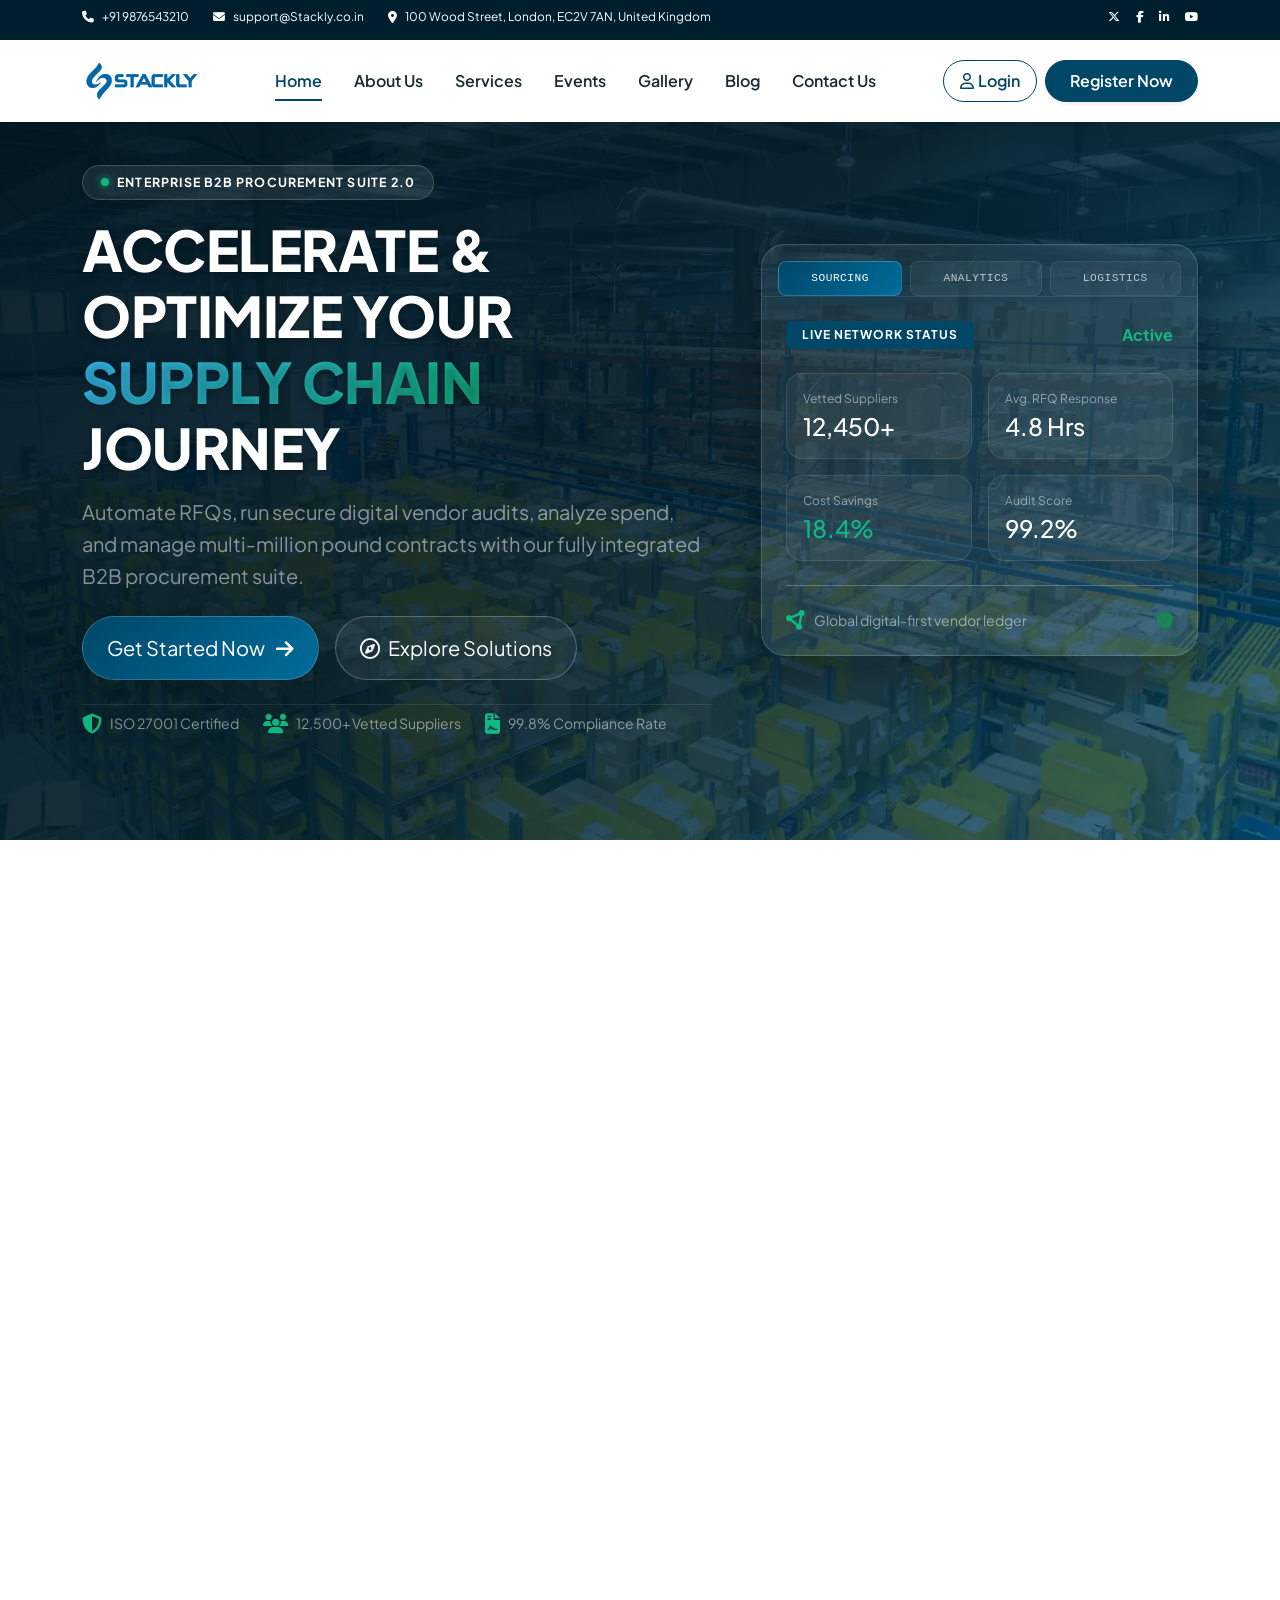
<file: index.html>
<!doctype html>
<html lang="en">
  <head>
    <meta charset="UTF-8" />
    <meta name="viewport" content="width=device-width, initial-scale=1.0" />
    <title>Stackly - Enterprise B2B Procurement Platform</title>
    <!-- Favicon -->
    <link rel="icon" type="image/webp" href="assets/images/logoStackly.webp" />
    <!-- Google Fonts -->
    <link rel="preconnect" href="https://fonts.googleapis.com" />
    <link rel="preconnect" href="https://fonts.gstatic.com" crossorigin />
    <!-- Bootstrap 5 CSS CDN -->
    <link
      href="https://cdn.jsdelivr.net/npm/bootstrap@5.3.2/dist/css/bootstrap.min.css"
      rel="stylesheet"
    />
    <!-- FontAwesome 6 Icons CDN -->
    <link
      rel="stylesheet"
      href="https://cdnjs.cloudflare.com/ajax/libs/font-awesome/6.7.2/css/all.min.css"
    />
    <!-- Custom Theme Styles -->
    <link rel="stylesheet" href="assets/css/styles.css" />
  </head>
  <body>
    <!-- B2B Procurement Theme Preloader (2 Seconds Duration) -->
    <div id="b2b-preloader" class="b2b-preloader">
      <div class="preloader-backdrop">
        <div class="preloader-glow-orb orb-1"></div>
        <div class="preloader-glow-orb orb-2"></div>
        <div class="preloader-grid-mesh"></div>
      </div>
      <div class="preloader-container">
        <!-- Animated Brand Hub / Radar -->
        <div class="preloader-brand-hub">
          <div class="orbital-ring orbital-ring-outer"></div>
          <div class="orbital-ring orbital-ring-inner"></div>
          <div class="preloader-logo-core">
            <img
              src="assets/images/logoStackly.webp"
              alt="Stackly B2B Procure"
              class="preloader-logo"
            />
            <span class="core-radar-ping"></span>
          </div>
        </div>

        <!-- Brand Identity -->
        <div class="preloader-brand-info">
          <h2 class="preloader-title">
            <span class="brand-highlight">B2B PROCURE</span>
          </h2>
          <p class="preloader-tagline">
            ENTERPRISE SOURCING &amp; SUPPLY CHAIN NETWORK
          </p>
        </div>

        <!-- Dynamic Progress Bar -->
        <div class="preloader-progress-wrapper">
          <div class="preloader-track">
            <div class="preloader-fill" id="preloaderProgressBar">
              <span class="fill-light-glow"></span>
            </div>
          </div>
        </div>

        <!-- Real-Time Status Ticker -->
        <div class="preloader-status-bar">
          <div class="status-feed">
            <span class="live-status-dot"></span>
            <span id="preloaderStatusText" class="live-status-message"
              >Initializing Secure Enterprise Gateway...</span
            >
          </div>
          <div class="status-percentage">
            <span id="preloaderPercentText" class="percent-value">0%</span>
          </div>
        </div>

        <!-- Enterprise Compliance Badges -->
        <div class="preloader-trust-strip">
          <div class="trust-item">
            <i class="fa-solid fa-shield-halved"></i>
            <span>ISO 27001 Certified</span>
          </div>
          <div class="trust-dot"></div>
          <div class="trust-item">
            <i class="fa-solid fa-network-wired"></i>
            <span>12,500+ Suppliers</span>
          </div>
          <div class="trust-dot"></div>
          <div class="trust-item">
            <i class="fa-solid fa-bolt"></i>
            <span>Instant RFQ Sync</span>
          </div>
        </div>
      </div>
    </div>

    <!-- Header Common Component Placeholder -->
    <div id="header-placeholder"></div>

    <main>
      <!-- Section 1: Hero Section -->
      <section class="hero-section-new" id="section-hero">
        <div class="hero-ambient-orb hero-orb-1"></div>
        <div class="hero-ambient-orb hero-orb-2"></div>
        <div class="hero-grid-pattern"></div>
        <div class="container position-relative z-3">
          <div class="row align-items-center g-5">
            <!-- Left Column: Key Copy & CTA Buttons -->
            <div class="col-lg-7 text-white reveal reveal-left">
              <div
                class="hero-status-pill mb-3 d-inline-flex align-items-center"
              >
                <span class="live-beacon me-2"></span>
                <span>Enterprise B2B Procurement Suite 2.0</span>
              </div>
              <h1 class="text-uppercase mb-3 hero-title">
                Accelerate &amp; Optimize Your
                <span class="text-gradient-accent">Supply Chain</span> Journey
              </h1>
              <p class="fs-5 mb-4 text-white-50 hero-lead">
                Automate RFQs, run secure digital vendor audits, analyze spend,
                and manage multi-million pound contracts with our fully
                integrated B2B procurement suite.
              </p>
              <div class="d-flex flex-wrap gap-3 mb-4">
                <a
                  href="#"
                  class="btn btn-primary btn-lg rounded-pill px-4 py-3 shadow-lg btn-hero-primary"
                  ><span>Get Started Now</span>
                  <i class="fa-solid fa-arrow-right ms-2"></i
                ></a>
                <a
                  href="#"
                  class="btn btn-outline-light btn-lg rounded-pill px-4 py-3 btn-hero-secondary"
                  ><i class="fa-regular fa-compass me-2"></i>Explore
                  Solutions</a
                >
              </div>

              <!-- Trust Indicators / Badges -->
              <div
                class="d-flex flex-wrap align-items-center gap-4 text-white-50 pt-2 border-top border-light border-opacity-10"
              >
                <div class="d-flex align-items-center small">
                  <i
                    class="fa-solid fa-shield-halved text-accent me-2 fs-5"
                  ></i>
                  <span>ISO 27001 Certified</span>
                </div>
                <div class="d-flex align-items-center small">
                  <i class="fa-solid fa-users text-accent me-2 fs-5"></i>
                  <span>12,500+ Vetted Suppliers</span>
                </div>
                <div class="d-flex align-items-center small">
                  <i
                    class="fa-solid fa-file-contract text-accent me-2 fs-5"
                  ></i>
                  <span>99.8% Compliance Rate</span>
                </div>
              </div>
            </div>

            <!-- Right Column: Interactive Tabbed Dashboard Widget -->
            <div class="col-lg-5 reveal reveal-right reveal-delay-2">
              <div class="card border-0 text-white shadow-lg hero-glass-card">
                <div
                  class="card-header bg-transparent border-light border-opacity-10 p-3 pb-0"
                >
                  <!-- Nav tabs -->
                  <ul
                    class="nav nav-pills nav-fill gap-2"
                    id="heroTab"
                    role="tablist"
                  >
                    <li class="nav-item" role="presentation">
                      <button
                        class="nav-link active px-2 py-2 rounded-3 text-uppercase font-monospace small"
                        id="network-tab"
                        data-bs-toggle="tab"
                        data-bs-target="#network"
                        type="button"
                        role="tab"
                        aria-controls="network"
                        aria-selected="true"
                        style="font-size: 0.7rem; letter-spacing: 0.5px"
                      >
                        Sourcing
                      </button>
                    </li>
                    <li class="nav-item" role="presentation">
                      <button
                        class="nav-link px-2 py-2 rounded-3 text-uppercase font-monospace small"
                        id="analytics-tab"
                        data-bs-toggle="tab"
                        data-bs-target="#analytics"
                        type="button"
                        role="tab"
                        aria-controls="analytics"
                        aria-selected="false"
                        style="font-size: 0.7rem; letter-spacing: 0.5px"
                      >
                        Analytics
                      </button>
                    </li>
                    <li class="nav-item" role="presentation">
                      <button
                        class="nav-link px-2 py-2 rounded-3 text-uppercase font-monospace small"
                        id="logistics-tab"
                        data-bs-toggle="tab"
                        data-bs-target="#logistics"
                        type="button"
                        role="tab"
                        aria-controls="logistics"
                        aria-selected="false"
                        style="font-size: 0.7rem; letter-spacing: 0.5px"
                      >
                        Logistics
                      </button>
                    </li>
                  </ul>
                </div>
                <div class="card-body p-4">
                  <!-- Tab content -->
                  <div class="tab-content" id="heroTabContent">
                    <!-- Tab 1: Sourcing & Network Status -->
                    <div
                      class="tab-pane fade show active"
                      id="network"
                      role="tabpanel"
                      aria-labelledby="network-tab"
                    >
                      <div
                        class="d-flex justify-content-between align-items-center mb-4"
                      >
                        <span
                          class="badge bg-primary text-uppercase px-3 py-2"
                          style="font-size: 0.75rem; letter-spacing: 1px"
                          >Live Network Status</span
                        >
                        <span
                          class="d-flex align-items-center text-accent fs-6 fw-bold"
                        >
                          <span
                            class="spinner-grow spinner-grow-sm text-success me-2"
                            role="status"
                          ></span>
                          Active
                        </span>
                      </div>
                      <div class="row g-3">
                        <div class="col-6">
                          <div class="p-3 rounded-4 hero-metric-box">
                            <small
                              class="text-white-50 d-block mb-1"
                              style="font-size: 0.75rem"
                              >Vetted Suppliers</small
                            >
                            <span class="h4 fw-extrabold text-white mb-0"
                              >12,450+</span
                            >
                          </div>
                        </div>
                        <div class="col-6">
                          <div class="p-3 rounded-4 hero-metric-box">
                            <small
                              class="text-white-50 d-block mb-1"
                              style="font-size: 0.75rem"
                              >Avg. RFQ Response</small
                            >
                            <span class="h4 fw-extrabold text-white mb-0"
                              >4.8 Hrs</span
                            >
                          </div>
                        </div>
                        <div class="col-6">
                          <div class="p-3 rounded-4 hero-metric-box">
                            <small
                              class="text-white-50 d-block mb-1"
                              style="font-size: 0.75rem"
                              >Cost Savings</small
                            >
                            <span class="h4 fw-extrabold text-accent mb-0"
                              >18.4%</span
                            >
                          </div>
                        </div>
                        <div class="col-6">
                          <div class="p-3 rounded-4 hero-metric-box">
                            <small
                              class="text-white-50 d-block mb-1"
                              style="font-size: 0.75rem"
                              >Audit Score</small
                            >
                            <span class="h4 fw-extrabold text-white mb-0"
                              >99.2%</span
                            >
                          </div>
                        </div>
                      </div>
                      <hr class="my-4 border-light opacity-20" />
                      <div
                        class="d-flex align-items-center justify-content-between"
                      >
                        <div class="d-flex align-items-center">
                          <i
                            class="fa-solid fa-circle-nodes text-accent me-2 fs-5"
                          ></i>
                          <small class="text-white-50"
                            >Global digital-first vendor ledger</small
                          >
                        </div>
                        <i class="fa-solid fa-circle-check text-success"></i>
                      </div>
                    </div>

                    <!-- Tab 2: Spend Analytics Summary -->
                    <div
                      class="tab-pane fade"
                      id="analytics"
                      role="tabpanel"
                      aria-labelledby="analytics-tab"
                    >
                      <div
                        class="d-flex justify-content-between align-items-center mb-4"
                      >
                        <span
                          class="badge bg-success text-uppercase px-3 py-2 text-white"
                          style="font-size: 0.75rem; letter-spacing: 1px"
                          >Analytics Summary</span
                        >
                        <span
                          class="d-flex align-items-center text-white-50 fs-6 fw-bold"
                          >Q3 Reporting</span
                        >
                      </div>
                      <div class="mb-3">
                        <div class="d-flex justify-content-between mb-1">
                          <small class="text-white-50" style="font-size: 0.8rem"
                            >Sourcing Compliance Rate</small
                          >
                          <small class="fw-bold text-success">99.8%</small>
                        </div>
                        <div
                          class="progress"
                          style="
                            height: 8px;
                            background: rgba(255, 255, 255, 0.1);
                          "
                        >
                          <div
                            class="progress-bar bg-success"
                            role="progressbar"
                            style="width: 99.8%"
                            aria-valuenow="99.8"
                            aria-valuemin="0"
                            aria-valuemax="100"
                          ></div>
                        </div>
                      </div>
                      <div class="mb-4">
                        <div class="d-flex justify-content-between mb-1">
                          <small class="text-white-50" style="font-size: 0.8rem"
                            >Target Savings vs Actual</small
                          >
                          <small class="fw-bold text-accent">Exceeded</small>
                        </div>
                        <div
                          class="progress"
                          style="
                            height: 8px;
                            background: rgba(255, 255, 255, 0.1);
                          "
                        >
                          <div
                            class="progress-bar bg-accent"
                            role="progressbar"
                            style="width: 85%"
                            aria-valuenow="85"
                            aria-valuemin="0"
                            aria-valuemax="100"
                          ></div>
                        </div>
                      </div>
                      <div class="row g-2 text-center">
                        <div class="col-6">
                          <div class="p-2 rounded-3 hero-metric-box">
                            <small
                              class="text-white-50 d-block mb-0"
                              style="font-size: 0.7rem"
                              >Spend Audited</small
                            >
                            <span class="fs-6 fw-bold">£850M+</span>
                          </div>
                        </div>
                        <div class="col-6">
                          <div class="p-2 rounded-3 hero-metric-box">
                            <small
                              class="text-white-50 d-block mb-0"
                              style="font-size: 0.7rem"
                              >Efficiency Gain</small
                            >
                            <span class="fs-6 fw-bold text-success">+34%</span>
                          </div>
                        </div>
                      </div>
                      <hr class="my-4 border-light opacity-20" />
                      <div
                        class="d-flex align-items-center justify-content-between"
                      >
                        <div class="d-flex align-items-center">
                          <i
                            class="fa-solid fa-chart-line text-accent me-2 fs-5"
                          ></i>
                          <small class="text-white-50"
                            >Real-time regional leakage detection</small
                          >
                        </div>
                        <i class="fa-solid fa-shield text-success"></i>
                      </div>
                    </div>

                    <!-- Tab 3: Logistics & Routing -->
                    <div
                      class="tab-pane fade"
                      id="logistics"
                      role="tabpanel"
                      aria-labelledby="logistics-tab"
                    >
                      <div
                        class="d-flex justify-content-between align-items-center mb-4"
                      >
                        <span
                          class="badge bg-warning text-dark text-uppercase px-3 py-2"
                          style="font-size: 0.75rem; letter-spacing: 1px"
                          >Logistics & Routing</span
                        >
                        <span
                          class="d-flex align-items-center text-warning fs-6 fw-bold"
                        >
                          <i class="fa-solid fa-truck-fast me-2"></i>
                          Real-time
                        </span>
                      </div>
                      <div class="mb-4">
                        <div class="d-flex align-items-center mb-3">
                          <div
                            class="rounded-circle bg-warning text-dark d-flex align-items-center justify-content-center me-3"
                            style="width: 40px; height: 40px; min-width: 40px"
                          >
                            <i
                              class="fa-solid fa-route"
                              style="font-size: 1.1rem"
                            ></i>
                          </div>
                          <div>
                            <small
                              class="text-white-50 d-block"
                              style="font-size: 0.75rem"
                              >Global Warehouses Linked</small
                            >
                            <span class="fw-bold">140+ Connected Hubs</span>
                          </div>
                        </div>

                        <div class="d-flex align-items-center mb-3">
                          <div
                            class="rounded-circle bg-warning text-dark d-flex align-items-center justify-content-center me-3"
                            style="width: 40px; height: 40px; min-width: 40px"
                          >
                            <i
                              class="fa-solid fa-anchor"
                              style="font-size: 1.1rem"
                            ></i>
                          </div>
                          <div>
                            <small
                              class="text-white-50 d-block"
                              style="font-size: 0.75rem"
                              >Active Customs Portals</small
                            >
                            <span class="fw-bold">42 Major Sea/Air Ports</span>
                          </div>
                        </div>

                        <div class="d-flex align-items-center">
                          <div
                            class="rounded-circle bg-warning text-dark d-flex align-items-center justify-content-center me-3"
                            style="width: 40px; height: 40px; min-width: 40px"
                          >
                            <i
                              class="fa-solid fa-boxes-stacked"
                              style="font-size: 1.1rem"
                            ></i>
                          </div>
                          <div>
                            <small
                              class="text-white-50 d-block"
                              style="font-size: 0.75rem"
                              >Fulfillment SLA</small
                            >
                            <span class="fw-bold">99.85% On-Time Delivery</span>
                          </div>
                        </div>
                      </div>
                      <hr class="my-4 border-light opacity-20" />
                      <div
                        class="d-flex align-items-center justify-content-between"
                      >
                        <div class="d-flex align-items-center">
                          <i
                            class="fa-solid fa-circle-nodes text-accent me-2 fs-5"
                          ></i>
                          <small class="text-white-50"
                            >Unified cargo & fulfillment visibility</small
                          >
                        </div>
                        <i class="fa-solid fa-truck-ramp-box text-success"></i>
                      </div>
                    </div>
                  </div>
                </div>
              </div>
            </div>
          </div>
        </div>
        <div class="hero-bg-overlay"></div>
      </section>

      <!-- Section 2: Platform Live Stats Banner -->
      <section
        class="stats-banner text-white text-center py-4 reveal reveal-up"
        id="section-stats"
      >
        <div class="container">
          <div class="row g-4">
            <div class="col-md-3 col-6">
              <div class="stat-box reveal reveal-zoom reveal-delay-1">
                <h3 class="mb-1">
                  <span class="counter-value" data-count="47">0</span>+
                </h3>
                <p class="small text-white-50 mb-0">
                  Active Operating Countries
                </p>
              </div>
            </div>
            <div class="col-md-3 col-6">
              <div class="stat-box reveal reveal-zoom reveal-delay-2">
                <h3 class="mb-1">
                  £<span class="counter-value" data-count="850">0</span>M+
                </h3>
                <p class="small text-white-50 mb-0">
                  Transactional Volume Managed
                </p>
              </div>
            </div>
            <div class="col-md-3 col-6">
              <div class="stat-box reveal reveal-zoom reveal-delay-3">
                <h3 class="mb-1">
                  <span class="counter-value" data-count="12500">0</span>+
                </h3>
                <p class="small text-white-50 mb-0">
                  Pre-Vetted Global Suppliers
                </p>
              </div>
            </div>
            <div class="col-md-3 col-6">
              <div class="stat-box reveal reveal-zoom reveal-delay-4">
                <h3 class="mb-1">
                  <span class="counter-value" data-count="99">0</span>.8%
                </h3>
                <p class="small text-white-50 mb-0">Contract Compliance Rate</p>
              </div>
            </div>
          </div>
        </div>
      </section>

      <!-- Section 3: Core Procurement Solutions -->
      <section id="section-solutions" class="bg-light reveal reveal-up">
        <div class="container">
          <div class="section-title text-center reveal reveal-down">
            <span>Platform Capabilities</span>
            <h2>E-Procurement Solutions Built for Scale</h2>
          </div>
          <div class="row g-4">
            <div class="col-lg-3 col-md-6">
              <div class="solution-card h-100 reveal reveal-up reveal-delay-1">
                <div class="solution-icon-box">
                  <i class="fa-solid fa-file-invoice"></i>
                </div>
                <h4 class="fw-bold mb-3 h5">E-Sourcing & RFQs</h4>
                <p class="text-slate-500 small">
                  Create dynamic request proposals, invite vendor bids, and
                  auto-evaluate quotes instantly in a transparent dashboard.
                </p>
                <a
                  href="#"
                  class="text-primary text-decoration-none fw-bold small"
                  >Read More <i class="fa-solid fa-arrow-right ms-1"></i
                ></a>
              </div>
            </div>
            <div class="col-lg-3 col-md-6">
              <div class="solution-card h-100 reveal reveal-up reveal-delay-2">
                <div class="solution-icon-box">
                  <i class="fa-solid fa-users-gear"></i>
                </div>
                <h4 class="fw-bold mb-3 h5">Supplier Portal (SRM)</h4>
                <p class="text-slate-500 small">
                  Manage onboarding documents, financial records, KYC
                  validations, and carbon offset rating metrics seamlessly.
                </p>
                <a
                  href="#"
                  class="text-primary text-decoration-none fw-bold small"
                  >Read More <i class="fa-solid fa-arrow-right ms-1"></i
                ></a>
              </div>
            </div>
            <div class="col-lg-3 col-md-6">
              <div class="solution-card h-100 reveal reveal-up reveal-delay-3">
                <div class="solution-icon-box">
                  <i class="fa-solid fa-chart-line"></i>
                </div>
                <h4 class="fw-bold mb-3 h5">Spend Analytics</h4>
                <p class="text-slate-500 small">
                  Generate comprehensive cost savings forecasts, audit
                  transaction trails, and prevent compliance leakages.
                </p>
                <a
                  href="#"
                  class="text-primary text-decoration-none fw-bold small"
                  >Read More <i class="fa-solid fa-arrow-right ms-1"></i
                ></a>
              </div>
            </div>
            <div class="col-lg-3 col-md-6">
              <div class="solution-card h-100 reveal reveal-up reveal-delay-4">
                <div class="solution-icon-box">
                  <i class="fa-solid fa-signature"></i>
                </div>
                <h4 class="fw-bold mb-3 h5">Contract Lifecycle</h4>
                <p class="text-slate-500 small">
                  Author legal agreements with templates, negotiate terms
                  online, and sign digitally using enterprise-grade
                  e-signatures.
                </p>
                <a
                  href="#"
                  class="text-primary text-decoration-none fw-bold small"
                  >Read More <i class="fa-solid fa-arrow-right ms-1"></i
                ></a>
              </div>
            </div>
          </div>
        </div>
      </section>

      <!-- Section 4: About Platform & Video Brief -->
      <section id="section-about-platform" class="reveal reveal-up">
        <div class="container">
          <div class="row align-items-center g-5">
            <div class="col-lg-6 reveal reveal-left reveal-delay-1">
              <div class="about-image-wrap video-brief-wrapper">
                <img
                  src="./assets/images/home/home-video-play-overlay-img.webp"
                  alt="Supply Chain Meeting"
                  class="img-fluid w-100 shadow-lg main-about-img"
                />
                <div class="video-play-overlay">
                  <div class="play-btn-circle animate-pulse">
                    <a href="#">
                      <i class="fa-solid fa-play text-white"></i>
                    </a>
                  </div>
                  <span class="video-duration-badge badge"
                    >3:15 Video Briefing</span
                  >
                </div>
                <div class="floating-experience-badge d-none d-sm-block">
                  <h4 class="fw-bold h2 mb-0">12+</h4>
                  <p class="small mb-0">Years Industry Leadership</p>
                </div>
              </div>
            </div>
            <div class="col-lg-6 reveal reveal-right reveal-delay-2">
              <div class="section-title mb-4">
                <span>Who We Are</span>
                <h2>Modernizing Procurement Operations</h2>
              </div>
              <p class="lead mb-4 text-slate-800">
                We build software workflows that bridge the gap between
                corporate buyers and international vendors.
              </p>
              <p class="text-slate-500 mb-4">
                From initial request for quotation (RFQ) through to final
                supplier invoice approval, our cloud-hosted suite keeps
                operations fast, auditable, and secure. We integrate with major
                ERP systems like SAP, Oracle, and Microsoft Dynamics.
              </p>
              <ul class="list-unstyled mb-4 text-slate-800">
                <li class="mb-2">
                  <i class="fa-solid fa-circle-check text-primary me-2"></i>
                  GDPR & SOC-2 compliance certified hosting
                </li>
                <li class="mb-2">
                  <i class="fa-solid fa-circle-check text-primary me-2"></i>
                  24/7 dedicated enterprise support desk
                </li>
                <li class="mb-2">
                  <i class="fa-solid fa-circle-check text-primary me-2"></i>
                  Integrated carbon footprint and ESG reports
                </li>
              </ul>
              <a
                href="#"
                class="btn btn-outline-primary rounded-pill px-4 py-2 fw-semibold"
                >Learn More About Us</a
              >
            </div>
          </div>
        </div>
      </section>

      <!-- Section 5: How It Works -->
      <section
        id="section-process"
        class="py-5 bg-light position-relative overflow-hidden reveal reveal-up"
      >
        <div class="container text-center">
          <div class="section-title reveal reveal-down">
            <span class="workflow-pill"
              ><i class="fa-solid fa-bolt text-primary me-1"></i> Simple
              Workflows</span
            >
            <h2>Four Steps to Smarter Sourcing</h2>
            <p class="text-slate-500 max-w-600 mx-auto mt-2">
              Accelerate procurement cycle times from specification to delivery
              with our streamlined, transparent workflow.
            </p>
          </div>
          <div class="row g-4 mt-2 workflow-process-grid">
            <div class="col-lg-3 col-md-6">
              <div
                class="workflow-card step-arrow-card reveal reveal-up reveal-delay-1"
              >
                <div class="workflow-card-top">
                  <span class="step-badge">Step 01</span>
                  <div class="step-num">
                    <i class="fa-solid fa-file-signature"></i>
                  </div>
                </div>
                <h4 class="h5 fw-bold mb-2">Publish RFQ</h4>
                <p class="text-slate-500 small mb-3">
                  Define procurement requirements, line items, and upload
                  engineering blueprints with automated specs.
                </p>
                <div class="workflow-tag">
                  <i class="fa-solid fa-cloud-arrow-up text-primary me-1"></i>
                  Instant Spec Upload
                </div>
                <div class="workflow-card-accent-bar"></div>
              </div>
            </div>
            <div class="col-lg-3 col-md-6">
              <div
                class="workflow-card step-arrow-card reveal reveal-up reveal-delay-2"
              >
                <div class="workflow-card-top">
                  <span class="step-badge">Step 02</span>
                  <div class="step-num">
                    <i class="fa-solid fa-gavel"></i>
                  </div>
                </div>
                <h4 class="h5 fw-bold mb-2">Vendor Bidding</h4>
                <p class="text-slate-500 small mb-3">
                  Pre-qualified suppliers submit competitive, sealed-rate
                  quotations with dynamic compliance checks.
                </p>
                <div class="workflow-tag">
                  <i class="fa-solid fa-shield-halved text-primary me-1"></i>
                  Verified Suppliers
                </div>
                <div class="workflow-card-accent-bar"></div>
              </div>
            </div>
            <div class="col-lg-3 col-md-6">
              <div
                class="workflow-card step-arrow-card reveal reveal-up reveal-delay-3"
              >
                <div class="workflow-card-top">
                  <span class="step-badge">Step 03</span>
                  <div class="step-num">
                    <i class="fa-solid fa-chart-pie"></i>
                  </div>
                </div>
                <h4 class="h5 fw-bold mb-2">Evaluate &amp; Select</h4>
                <p class="text-slate-500 small mb-3">
                  Compare compliance scores, dynamic pricing breakdowns, and
                  real-time freight lead times.
                </p>
                <div class="workflow-tag">
                  <i class="fa-solid fa-sliders text-primary me-1"></i> Smart
                  Matrix Compare
                </div>
                <div class="workflow-card-accent-bar"></div>
              </div>
            </div>
            <div class="col-lg-3 col-md-6">
              <div class="workflow-card reveal reveal-up reveal-delay-4">
                <div class="workflow-card-top">
                  <span class="step-badge step-badge-success">Step 04</span>
                  <div class="step-num step-num-success">
                    <i class="fa-solid fa-circle-check"></i>
                  </div>
                </div>
                <h4 class="h5 fw-bold mb-2">Award &amp; Sync</h4>
                <p class="text-slate-500 small mb-3">
                  Issue digital purchase orders and synchronize procurement
                  milestones automatically into your ERP.
                </p>
                <div class="workflow-tag">
                  <i class="fa-solid fa-arrows-rotate text-success me-1"></i>
                  Automated ERP Sync
                </div>
                <div class="workflow-card-accent-bar success-bar"></div>
              </div>
            </div>
          </div>
        </div>
      </section>

      <!-- Section 6: Live Market Dashboard Widget -->
      <section id="section-dashboard" class="reveal reveal-up">
        <div class="container">
          <div class="row align-items-center g-5">
            <div class="col-lg-5 reveal reveal-left reveal-delay-1">
              <div class="section-title mb-4">
                <span>Real-Time Market Tracker</span>
                <h2>Live B2B Procurement Activity</h2>
              </div>
              <p class="text-slate-500 mb-4">
                Our platform manages hundreds of bids every minute. View the
                dashboard to watch live RFQ activity, open supplier pools, and
                bid reviews occurring across the UK supply network right now.
              </p>
              <div
                class="d-flex align-items-center gap-3 bg-light p-3 border rounded-3 mb-4"
              >
                <div class="spinner-grow text-success" role="status">
                  <span class="visually-hidden">Loading...</span>
                </div>
                <div>
                  <h6 class="fw-bold mb-0">System Status: Active</h6>
                  <p class="small text-slate-500 mb-0">
                    Live feed updates automatically every 4 seconds.
                  </p>
                </div>
              </div>
              <a
                href="#"
                class="btn btn-primary rounded-pill px-4 py-2 shadow-sm"
                >Register as Supplier</a
              >
            </div>
            <div class="col-lg-7 reveal reveal-right reveal-delay-2">
              <div class="dashboard-widget-card">
                <div
                  class="dashboard-header d-flex justify-content-between align-items-center"
                >
                  <h5 class="text-white fw-bold mb-0">
                    <i class="fa-solid fa-cubes text-primary me-2"></i>Live RFQ
                    Exchange
                  </h5>
                  <span class="badge bg-success px-2 py-1">Active Streams</span>
                </div>
                <div class="table-responsive">
                  <table class="table table-dark live-table text-nowrap">
                    <thead>
                      <tr>
                        <th>RFQ ID</th>
                        <th>Product Category</th>
                        <th>Region</th>
                        <th>Target Budget</th>
                        <th>Status</th>
                        <th>Bids Recieved</th>
                      </tr>
                    </thead>
                    <tbody id="liveRfqTicker">
                      <!-- Rows injected by script.js -->
                    </tbody>
                  </table>
                </div>
              </div>
            </div>
          </div>
        </div>
      </section>

      <!-- Section 7: Trusted Partner Logos -->
      <section
        id="section-partners"
        class="py-5 bg-light position-relative reveal reveal-up"
      >
        <div class="container text-center">
          <div class="partner-heading-wrapper mb-4 reveal reveal-down">
            <span
              class="badge bg-white text-primary border px-3 py-2 rounded-pill shadow-xs mb-2"
            >
              <i class="fa-solid fa-handshake me-1 text-success"></i> Verified
              Ecosystem
            </span>
            <h3 class="h4 fw-bold text-slate-800 mb-1">
              Trusted by Leading Global Enterprises
            </h3>
            <p class="text-slate-500 small max-w-600 mx-auto">
              Integrated across premier cloud architectures, ERP
              infrastructures, and international logistics networks.
            </p>
          </div>

          <div class="row g-3 g-lg-4 justify-content-center partner-logo-grid">
            <!-- Partner 1: Siemens -->
            <div class="col-xl-2 col-lg-4 col-md-4 col-6">
              <div class="partner-brand-card reveal reveal-zoom reveal-delay-1">
                <div class="partner-logo-icon">
                  <i class="fa-solid fa-industry"></i>
                </div>
                <div class="partner-brand-name">SIEMENS</div>
                <span class="partner-badge-pill">Industrial Tech</span>
                <div class="partner-hover-border"></div>
              </div>
            </div>

            <!-- Partner 2: SAP -->
            <div class="col-xl-2 col-lg-4 col-md-4 col-6">
              <div class="partner-brand-card reveal reveal-zoom reveal-delay-2">
                <div class="partner-logo-icon">
                  <i class="fa-solid fa-server"></i>
                </div>
                <div class="partner-brand-name">SAP SE</div>
                <span class="partner-badge-pill">ERP Backbone</span>
                <div class="partner-hover-border"></div>
              </div>
            </div>

            <!-- Partner 3: Maersk -->
            <div class="col-xl-2 col-lg-4 col-md-4 col-6">
              <div class="partner-brand-card reveal reveal-zoom reveal-delay-3">
                <div class="partner-logo-icon">
                  <i class="fa-solid fa-ship"></i>
                </div>
                <div class="partner-brand-name">MAERSK</div>
                <span class="partner-badge-pill">Global Freight</span>
                <div class="partner-hover-border"></div>
              </div>
            </div>

            <!-- Partner 4: Microsoft Azure -->
            <div class="col-xl-2 col-lg-4 col-md-4 col-6">
              <div class="partner-brand-card reveal reveal-zoom reveal-delay-4">
                <div class="partner-logo-icon">
                  <i class="fa-brands fa-microsoft"></i>
                </div>
                <div class="partner-brand-name">MICROSOFT</div>
                <span class="partner-badge-pill">Cloud Infrastructure</span>
                <div class="partner-hover-border"></div>
              </div>
            </div>

            <!-- Partner 5: Oracle -->
            <div class="col-xl-2 col-lg-4 col-md-4 col-6">
              <div class="partner-brand-card reveal reveal-zoom reveal-delay-5">
                <div class="partner-logo-icon">
                  <i class="fa-brands fa-oracle"></i>
                </div>
                <div class="partner-brand-name">ORACLE</div>
                <span class="partner-badge-pill">SCM Cloud</span>
                <div class="partner-hover-border"></div>
              </div>
            </div>

            <!-- Partner 6: Schneider -->
            <div class="col-xl-2 col-lg-4 col-md-4 col-6">
              <div class="partner-brand-card reveal reveal-zoom reveal-delay-6">
                <div class="partner-logo-icon">
                  <i class="fa-solid fa-bolt-lightning"></i>
                </div>
                <div class="partner-brand-name">SCHNEIDER</div>
                <span class="partner-badge-pill">Energy &amp; ESG</span>
                <div class="partner-hover-border"></div>
              </div>
            </div>
          </div>
        </div>
      </section>

      <!-- Section 8: Supply Chain Global Network -->
      <section id="section-network" class="reveal reveal-up">
        <div class="container">
          <div class="row align-items-center g-5">
            <div class="col-lg-6 order-lg-2 reveal reveal-right reveal-delay-2">
              <img
                src="./assets/images/gallery/gallery-slideshow-slide-content-1.webp"
                alt="Command Center Logistics Map"
                class="img-fluid rounded-4 shadow-lg w-100"
              />
            </div>
            <div class="col-lg-6 order-lg-1 reveal reveal-left reveal-delay-1">
              <div class="section-title mb-4">
                <span>Logistics Coordination</span>
                <h2>Cross-Border Cargo Management</h2>
              </div>
              <p class="text-slate-500 mb-4">
                Coordinate global shipping, warehouse storage nodes, and
                regional delivery hubs directly within the portal. Keep track of
                transport milestones automatically.
              </p>
              <div class="row g-3">
                <div class="col-sm-6">
                  <div
                    class="network-card p-3 bg-light reveal reveal-up reveal-delay-2"
                  >
                    <h5 class="fw-bold mb-2">
                      <i class="fa-solid fa-ship text-primary me-2"></i>Port
                      Coordination
                    </h5>
                    <p class="small text-slate-500 mb-0">
                      Pre-integrate ports and customs clearing nodes for
                      delay-free shipping.
                    </p>
                  </div>
                </div>
                <div class="col-sm-6">
                  <div
                    class="network-card p-3 bg-light reveal reveal-up reveal-delay-3"
                  >
                    <h5 class="fw-bold mb-2">
                      <i
                        class="fa-solid fa-truck-ramp-box text-primary me-2"
                      ></i
                      >Fulfillment Sync
                    </h5>
                    <p class="small text-slate-500 mb-0">
                      Real-time alerts sync cargo drops with regional storage
                      teams.
                    </p>
                  </div>
                </div>
              </div>
            </div>
          </div>
        </div>
      </section>

      <!-- Section 9: Exclusive Value & Key Benefits -->
      <section id="section-benefits" class="bg-light reveal reveal-up">
        <div class="container">
          <div class="row g-5">
            <div class="col-lg-5 reveal reveal-left reveal-delay-1">
              <div class="section-title mb-4">
                <span>Why Stackly</span>
                <h2>Built to Drive Corporate Efficiency</h2>
              </div>
              <p class="text-slate-500 mb-4">
                Manual supplier evaluation delays manufacturing cycles. Stackly
                resolves this bottleneck by bringing all procurement workflows
                into a unified dashboard.
              </p>
              <div class="bg-white p-4 border rounded-3 mb-4">
                <h5 class="fw-bold text-primary mb-2">99.2% Platform Uptime</h5>
                <p class="small text-slate-500 mb-0">
                  Our cloud architecture runs redundant clusters to ensure
                  consistent portal availability.
                </p>
              </div>
            </div>
            <div class="col-lg-7 reveal reveal-right reveal-delay-2">
              <div class="accordion" id="benefitsAccordion">
                <!-- Accordion Item 1 -->
                <div class="accordion-item shadow-sm">
                  <h2 class="accordion-header" id="headingOne">
                    <button
                      class="accordion-button"
                      type="button"
                      data-bs-toggle="collapse"
                      data-bs-target="#collapseOne"
                      aria-expanded="true"
                      aria-controls="collapseOne"
                    >
                      Smart Sourcing Match Engine
                    </button>
                  </h2>
                  <div
                    id="collapseOne"
                    class="accordion-collapse collapse show"
                    aria-labelledby="headingOne"
                    data-bs-parent="#benefitsAccordion"
                  >
                    <div class="accordion-body text-slate-500 small">
                      Our platform matches published RFQs with vetted vendors
                      automatically based on regional availability,
                      certification parameters, capacity constraints, and
                      pricing history.
                    </div>
                  </div>
                </div>
                <!-- Accordion Item 2 -->
                <div class="accordion-item shadow-sm">
                  <h2 class="accordion-header" id="headingTwo">
                    <button
                      class="accordion-button collapsed"
                      type="button"
                      data-bs-toggle="collapse"
                      data-bs-target="#collapseTwo"
                      aria-expanded="false"
                      aria-controls="collapseTwo"
                    >
                      Automated Spend Audit Logs
                    </button>
                  </h2>
                  <div
                    id="collapseTwo"
                    class="accordion-collapse collapse"
                    aria-labelledby="headingTwo"
                    data-bs-parent="#benefitsAccordion"
                  >
                    <div class="accordion-body text-slate-500 small">
                      Every purchase order approval, bidding update, and invoice
                      submission gets logged automatically to create a
                      tamper-proof audit trail for regulatory financial
                      compliance checkups.
                    </div>
                  </div>
                </div>
                <!-- Accordion Item 3 -->
                <div class="accordion-item shadow-sm">
                  <h2 class="accordion-header" id="headingThree">
                    <button
                      class="accordion-button collapsed"
                      type="button"
                      data-bs-toggle="collapse"
                      data-bs-target="#collapseThree"
                      aria-expanded="false"
                      aria-controls="collapseThree"
                    >
                      Global ERP Connectors
                    </button>
                  </h2>
                  <div
                    id="collapseThree"
                    class="accordion-collapse collapse"
                    aria-labelledby="headingThree"
                    data-bs-parent="#benefitsAccordion"
                  >
                    <div class="accordion-body text-slate-500 small">
                      Connect Stackly with your existing accounts system. Sync
                      ledger accounts, vendor databases, and inventory records
                      seamlessly without custom developer code.
                    </div>
                  </div>
                </div>
              </div>
            </div>
          </div>
        </div>
      </section>

      <!-- Section 10: Interactive RFQ Form / Consultation -->
      <section
        id="section-rfq-form"
        class="rfq-consultation-section text-white reveal reveal-up"
      >
        <div class="container">
          <div class="row align-items-center g-5">
            <div class="col-lg-6 reveal reveal-left reveal-delay-1">
              <span
                class="text-uppercase text-primary-light fw-bold tracking-widest small d-inline-block mb-3"
                >Enterprise Setup</span
              >
              <h2 class="fw-bold mb-4 h1">Request Custom Procurement Demo</h2>
              <p class="text-white-50 mb-4">
                Provide details about your annual expenditure categories,
                regional operational footprint, and software integration
                requirements. A B2B technical architect will contact you within
                24 hours.
              </p>
              <div class="d-flex align-items-center gap-3 mb-3">
                <i class="fa-solid fa-headset text-primary-light fs-3"></i>
                <div>
                  <h6 class="fw-bold mb-0">Speak with an Expert</h6>
                  <p class="small text-white-50 mb-0">
                    +91 9876543210 (24h Hotline)
                  </p>
                </div>
              </div>
            </div>
            <div class="col-lg-6 reveal reveal-right reveal-delay-2">
              <div class="rfq-form-card">
                <h4 class="fw-bold text-white mb-4">Request Platform Demo</h4>
                <form class="b2b-form">
                  <div class="row g-3">
                    <div class="col-sm-6">
                      <label for="companyName" class="form-label"
                        >Company Name</label
                      >
                      <input
                        type="text"
                        class="form-control letters-only"
                        id="companyName"
                        required
                        maxlength="16"
                        placeholder="e.g. Enterprise Ltd"
                        pattern="[a-zA-Z\s]+"
                        title="Letters and spaces only"
                      />
                    </div>
                    <div class="col-sm-6">
                      <label for="contactEmail" class="form-label"
                        >Work Email</label
                      >
                      <input
                        type="email"
                        class="form-control"
                        id="contactEmail"
                        required
                        placeholder="name@company.com"
                      />
                    </div>
                    <div class="col-sm-6">
                      <label for="procurementCategory" class="form-label"
                        >Primary Spend Category</label
                      >
                      <select class="form-select" id="procurementCategory">
                        <option>Raw Materials & Metal</option>
                        <option>IT Equipment & Saas</option>
                        <option>Industrial Logistics</option>
                        <option>Office & Facilities Management</option>
                      </select>
                    </div>
                    <div class="col-sm-6">
                      <label for="annualSpend" class="form-label"
                        >Estimated Annual Spend</label
                      >
                      <select class="form-select" id="annualSpend">
                        <option>Under £1M</option>
                        <option>£1M - £10M</option>
                        <option>£10M - £50M</option>
                        <option>Over £50M</option>
                      </select>
                    </div>
                    <div class="col-12">
                      <label for="rfqNotes" class="form-label"
                        >Special Requirements</label
                      >
                      <textarea
                        class="form-control"
                        id="rfqNotes"
                        rows="3"
                        required
                        placeholder="Describe any custom ERP integrations or compliance needs..."
                      ></textarea>
                    </div>
                    <div class="col-12">
                      <button
                        type="submit"
                        class="btn btn-primary w-100 py-3 fw-bold rounded-pill shadow-sm"
                      >
                        Submit Request
                      </button>
                    </div>
                  </div>
                  <!-- Success alert box -->
                  <div
                    class="form-success-alert alert alert-success d-none mt-3 mb-0"
                    role="alert"
                  >
                    <i class="fa-solid fa-circle-check me-2"></i>Thank you! Your
                    demo request has been received.
                  </div>
                </form>
              </div>
            </div>
          </div>
        </div>
      </section>

      <!-- Section 11: Pricing Tiers / Platform Plans -->
      <section id="section-pricing" class="reveal reveal-up">
        <div class="container">
          <div class="section-title text-center reveal reveal-down">
            <span>Flexible Plans</span>
            <h2>Transparent Licensing Tiers</h2>
          </div>
          <div class="row g-4 mt-2 justify-content-center">
            <!-- Supplier Tier -->
            <div class="col-lg-4 col-md-6">
              <div
                class="pricing-card h-100 text-center reveal reveal-up reveal-delay-1"
              >
                <h4 class="fw-bold mb-2">Supplier Portal</h4>
                <p class="small text-slate-500 mb-4">
                  For vendors responding to RFQs
                </p>
                <div class="h2 fw-bold text-dark mb-4">
                  Free
                  <span class="fs-6 text-slate-500 font-normal">/ Forever</span>
                </div>
                <hr class="my-4" />
                <ul class="list-unstyled text-start small text-slate-800 mb-5">
                  <li class="mb-3">
                    <i class="fa-solid fa-check text-primary me-2"></i> Submit
                    Unlimited RFQ Bids
                  </li>
                  <li class="mb-3">
                    <i class="fa-solid fa-check text-primary me-2"></i> Standard
                    Supplier Profile
                  </li>
                  <li class="mb-3">
                    <i class="fa-solid fa-check text-primary me-2"></i>
                    E-Invoicing & PO Sync
                  </li>
                  <li class="mb-3 text-white-50">
                    <i class="fa-solid fa-xmark text-danger me-2"></i>
                    <span class="text-decoration-line-through text-slate-500"
                      >Dedicated SRM Analytics</span
                    >
                  </li>
                </ul>
                <a
                  href="#"
                  class="btn btn-outline-primary w-100 py-3 rounded-pill fw-semibold"
                  >Register Vendor Profile</a
                >
              </div>
            </div>
            <!-- Growth Buyer Tier -->
            <div class="col-lg-4 col-md-6 position-relative">
              <div class="popular-tag">Recommended</div>
              <div
                class="pricing-card featured h-100 text-center reveal reveal-up reveal-delay-2"
              >
                <h4 class="fw-bold mb-2">Growth Buyer</h4>
                <p class="small text-slate-500 mb-4">
                  For regional purchasing teams
                </p>
                <div class="h2 fw-bold text-primary mb-4">
                  £499
                  <span class="fs-6 text-slate-500 font-normal">/ month</span>
                </div>
                <hr class="my-4" />
                <ul class="list-unstyled text-start small text-slate-800 mb-5">
                  <li class="mb-3">
                    <i class="fa-solid fa-check text-primary me-2"></i> Manage
                    Up to 50 Active RFQs
                  </li>
                  <li class="mb-3">
                    <i class="fa-solid fa-check text-primary me-2"></i> Access
                    Vetted UK Vendor Pool
                  </li>
                  <li class="mb-3">
                    <i class="fa-solid fa-check text-primary me-2"></i> Spend
                    Optimization Dashboard
                  </li>
                  <li class="mb-3">
                    <i class="fa-solid fa-check text-primary me-2"></i> Standard
                    SAP / Dynamics APIs
                  </li>
                </ul>
                <a
                  href="#"
                  class="btn btn-primary w-100 py-3 rounded-pill fw-semibold shadow-sm text-white"
                  >Start 14-Day Free Trial</a
                >
              </div>
            </div>
            <!-- Enterprise Tier -->
            <div class="col-lg-4 col-md-6">
              <div
                class="pricing-card h-100 text-center reveal reveal-up reveal-delay-3"
              >
                <h4 class="fw-bold mb-2">Enterprise Suite</h4>
                <p class="small text-slate-500 mb-4">
                  For global multinational chains
                </p>
                <div class="h2 fw-bold text-dark mb-4">
                  Custom
                  <span class="fs-6 text-slate-500 font-normal">/ Annual</span>
                </div>
                <hr class="my-4" />
                <ul class="list-unstyled text-start small text-slate-800 mb-5">
                  <li class="mb-3">
                    <i class="fa-solid fa-check text-primary me-2"></i>
                    Unlimited Buyers & Suppliers
                  </li>
                  <li class="mb-3">
                    <i class="fa-solid fa-check text-primary me-2"></i> Custom
                    E-Audit Workflows
                  </li>
                  <li class="mb-3">
                    <i class="fa-solid fa-check text-primary me-2"></i> Carbon &
                    ESG Reporting
                  </li>
                  <li class="mb-3">
                    <i class="fa-solid fa-check text-primary me-2"></i>
                    Dedicated Accounts Manager
                  </li>
                </ul>
                <a
                  href="#"
                  class="btn btn-outline-primary w-100 py-3 rounded-pill fw-semibold"
                  >Request Custom Quote</a
                >
              </div>
            </div>
          </div>
        </div>
      </section>

      <!-- Section 12: Testimonials Success Stories -->
      <section id="section-testimonials" class="bg-light reveal reveal-up">
        <div class="container">
          <div class="section-title text-center reveal reveal-down">
            <span>Customer Stories</span>
            <h2>Partnering with Growth Enterprises</h2>
          </div>
          <div class="row g-4 mt-2">
            <div class="col-md-4">
              <div
                class="testimonial-card h-100 d-flex flex-column justify-content-between reveal reveal-up reveal-delay-1"
              >
                <p class="text-slate-500 small italic mb-4">
                  "Stackly shortened our vendor audit process from 3 weeks to
                  just 2 days. The automated compliance verification tools saved
                  our legal team hours of document checkups."
                </p>
                <div class="d-flex align-items-center gap-3">
                  <img
                    src="./assets/images/home/home-client-avatar-1.webp"
                    alt="Client Sarah"
                    class="client-avatar"
                  />
                  <div>
                    <h5 class="fw-bold h6 mb-1">Sarah Jenkins</h5>
                    <p class="small text-slate-500 mb-0">
                      Director of Operations, Apex Cargo
                    </p>
                  </div>
                </div>
              </div>
            </div>
            <div class="col-md-4">
              <div
                class="testimonial-card h-100 d-flex flex-column justify-content-between reveal reveal-up reveal-delay-2"
              >
                <p class="text-slate-500 small italic mb-4">
                  "Integrating our SAP warehouse ledger with Stackly was
                  straightforward. We now monitor raw material shipment statuses
                  from the dock directly in our ERP."
                </p>
                <div class="d-flex align-items-center gap-3">
                  <img
                    src="./assets/images/home/home-client-avatar-2.webp"
                    alt="Client David"
                    class="client-avatar"
                  />
                  <div>
                    <h5 class="fw-bold h6 mb-1">David Vance</h5>
                    <p class="small text-slate-500 mb-0">
                      Chief Procurement Officer, UK Metals
                    </p>
                  </div>
                </div>
              </div>
            </div>
            <div class="col-md-4">
              <div
                class="testimonial-card h-100 d-flex flex-column justify-content-between reveal reveal-up reveal-delay-3"
              >
                <p class="text-slate-500 small italic mb-4">
                  "As a supplier, completing verification and submitting bids is
                  effortless on Stackly. We secured three major manufacturing
                  contracts within our first quarter."
                </p>
                <div class="d-flex align-items-center gap-3">
                  <img
                    src="./assets/images/home/home-client-avatar-3.webp"
                    alt="Client Marcus"
                    class="client-avatar"
                  />
                  <div>
                    <h5 class="fw-bold h6 mb-1">Marcus Thorne</h5>
                    <p class="small text-slate-500 mb-0">
                      Managing Director, ElectroTech UK
                    </p>
                  </div>
                </div>
              </div>
            </div>
          </div>
        </div>
      </section>

      <!-- Section 13: Procurement Resources & Blog Row -->
      <section id="section-resources" class="reveal reveal-up">
        <div class="container">
          <div class="section-title text-center reveal reveal-down">
            <span>Platform News</span>
            <h2>Procurement Strategy Insights</h2>
          </div>
          <div class="row g-4 mt-2">
            <div class="col-md-4">
              <div
                class="blog-card h-100 d-flex flex-column reveal reveal-up reveal-delay-1"
              >
                <div class="blog-card-img-wrap">
                  <img
                    src="./assets/images/blog/blog-spotlight-img.webp"
                    alt="Blog Image 1"
                    class="w-100"
                  />
                </div>
                <div
                  class="p-4 d-flex flex-column flex-grow-1 justify-content-between"
                >
                  <div>
                    <span class="badge bg-primary mb-2">Reports</span>
                    <h4 class="fw-bold h5 mb-3">
                      <a
                        href="#"
                        class="text-decoration-none text-slate-800 hover-primary"
                        >Building Supply Chain Resilience in 2026</a
                      >
                    </h4>
                    <p class="text-slate-500 small mb-4">
                      Analyze how major UK enterprise firms navigate global
                      freight volatility using pre-vetted carrier databases.
                    </p>
                  </div>
                  <a
                    href="#"
                    class="text-primary text-decoration-none fw-bold small"
                    >Read Insight <i class="fa-solid fa-arrow-right ms-1"></i
                  ></a>
                </div>
              </div>
            </div>
            <div class="col-md-4">
              <div
                class="blog-card h-100 d-flex flex-column reveal reveal-up reveal-delay-2"
              >
                <div class="blog-card-img-wrap">
                  <img
                    src="./assets/images/blog/blog-card-img-wrap-2.webp"
                    alt="Blog Image 2"
                    class="w-100"
                  />
                </div>
                <div
                  class="p-4 d-flex flex-column flex-grow-1 justify-content-between"
                >
                  <div>
                    <span class="badge bg-success mb-2">Guides</span>
                    <h4 class="fw-bold h5 mb-3">
                      <a
                        href="#"
                        class="text-decoration-none text-slate-800 hover-primary"
                        >Standardizing Vendor Risk Auditing</a
                      >
                    </h4>
                    <p class="text-slate-500 small mb-4">
                      A complete checklist for supply chain managers auditing
                      security credentials, carbon offset levels, and KYC
                      records.
                    </p>
                  </div>
                  <a
                    href="#"
                    class="text-primary text-decoration-none fw-bold small"
                    >Read Insight <i class="fa-solid fa-arrow-right ms-1"></i
                  ></a>
                </div>
              </div>
            </div>
            <div class="col-md-4">
              <div
                class="blog-card h-100 d-flex flex-column reveal reveal-up reveal-delay-3"
              >
                <div class="blog-card-img-wrap">
                  <img
                    src="./assets/images/blog/blog-card-img-wrap-1.webp"
                    alt="Blog Image 3"
                    class="w-100"
                  />
                </div>
                <div
                  class="p-4 d-flex flex-column flex-grow-1 justify-content-between"
                >
                  <div>
                    <span class="badge bg-warning text-dark mb-2"
                      >Whitepapers</span
                    >
                    <h4 class="fw-bold h5 mb-3">
                      <a
                        href="#"
                        class="text-decoration-none text-slate-800 hover-primary"
                        >AI and Predictive E-Procurement</a
                      >
                    </h4>
                    <p class="text-slate-500 small mb-4">
                      Learn how machine learning models forecast raw material
                      price hikes and automate bidding cycles to maintain budget
                      guidelines.
                    </p>
                  </div>
                  <a
                    href="#"
                    class="text-primary text-decoration-none fw-bold small"
                    >Read Insight <i class="fa-solid fa-arrow-right ms-1"></i
                  ></a>
                </div>
              </div>
            </div>
          </div>
        </div>
      </section>

      <!-- Section 14: FAQ / Accordion -->
      <section id="section-faq" class="bg-light reveal reveal-up">
        <div class="container">
          <div class="section-title text-center reveal reveal-down">
            <span>Common Inquiries</span>
            <h2>Platform Frequently Asked Questions</h2>
          </div>
          <div class="row justify-content-center mt-2">
            <div class="col-lg-8 reveal reveal-up reveal-delay-1">
              <div class="accordion" id="faqAccordion">
                <!-- FAQ Item 1 -->
                <div class="accordion-item shadow-sm">
                  <h2 class="accordion-header" id="faqHeadingOne">
                    <button
                      class="accordion-button collapsed"
                      type="button"
                      data-bs-toggle="collapse"
                      data-bs-target="#faqCollapseOne"
                      aria-expanded="false"
                      aria-controls="faqCollapseOne"
                    >
                      How long does vendor validation take?
                    </button>
                  </h2>
                  <div
                    id="faqCollapseOne"
                    class="accordion-collapse collapse"
                    aria-labelledby="faqHeadingOne"
                    data-bs-parent="#faqAccordion"
                  >
                    <div class="accordion-body text-slate-500 small">
                      Once a supplier completes their registration and uploads
                      all necessary safety certificates, KYC forms, and tax
                      documents, our onboarding verification team reviews the
                      profile. This process typically takes between 24 and 48
                      business hours.
                    </div>
                  </div>
                </div>
                <!-- FAQ Item 2 -->
                <div class="accordion-item shadow-sm">
                  <h2 class="accordion-header" id="faqHeadingTwo">
                    <button
                      class="accordion-button collapsed"
                      type="button"
                      data-bs-toggle="collapse"
                      data-bs-target="#faqCollapseTwo"
                      aria-expanded="false"
                      aria-controls="faqCollapseTwo"
                    >
                      Does Stackly integrate with custom API databases?
                    </button>
                  </h2>
                  <div
                    id="faqCollapseTwo"
                    class="accordion-collapse collapse"
                    aria-labelledby="faqHeadingTwo"
                    data-bs-parent="#faqAccordion"
                  >
                    <div class="accordion-body text-slate-500 small">
                      Yes. Aside from standard connectors for SAP, Oracle
                      Netsuite, and Dynamics 365, Stackly provides a fully
                      documented RESTful API layer. Your engineering team can
                      configure custom event-based webhooks to sync transaction
                      data to private databases.
                    </div>
                  </div>
                </div>
                <!-- FAQ Item 3 -->
                <div class="accordion-item shadow-sm">
                  <h2 class="accordion-header" id="faqHeadingThree">
                    <button
                      class="accordion-button collapsed"
                      type="button"
                      data-bs-toggle="collapse"
                      data-bs-target="#faqCollapseThree"
                      aria-expanded="false"
                      aria-controls="faqCollapseThree"
                    >
                      What security measures are implemented?
                    </button>
                  </h2>
                  <div
                    id="faqCollapseThree"
                    class="accordion-collapse collapse"
                    aria-labelledby="faqHeadingThree"
                    data-bs-parent="#faqAccordion"
                  >
                    <div class="accordion-body text-slate-500 small">
                      We utilize industry-standard TLS 1.3 encryption protocols
                      for all data in transit, and AES-256 for data at rest. Our
                      systems undergo quarterly external vulnerability
                      assessments, and all user sessions support multi-factor
                      authentication (MFA).
                    </div>
                  </div>
                </div>
                <!-- FAQ Item 4 -->
                <div class="accordion-item shadow-sm">
                  <h2 class="accordion-header" id="faqHeadingFour">
                    <button
                      class="accordion-button collapsed"
                      type="button"
                      data-bs-toggle="collapse"
                      data-bs-target="#faqCollapseFour"
                      aria-expanded="false"
                      aria-controls="faqCollapseFour"
                    >
                      Can we write custom bid evaluation parameters?
                    </button>
                  </h2>
                  <div
                    id="faqCollapseFour"
                    class="accordion-collapse collapse"
                    aria-labelledby="faqHeadingFour"
                    data-bs-parent="#faqAccordion"
                  >
                    <div class="accordion-body text-slate-500 small">
                      Absolutely. Enterprise buyers can create custom weighted
                      scoring boards. You can award points for pricing
                      competitiveness, delivery speed, vendor carbon offset
                      ratings, and historical performance scores.
                    </div>
                  </div>
                </div>
              </div>
            </div>
          </div>
        </div>
      </section>

      <!-- Section 15 (Bonus): Contact Quick-Connect Info Banner -->
      <section
        class="contact-banner-section py-5 text-white reveal reveal-up"
        id="section-quick-connect"
      >
        <div class="container">
          <div class="row align-items-center justify-content-between g-4">
            <div class="col-lg-8 reveal reveal-left reveal-delay-1">
              <h3 class="fw-bold mb-2">
                Ready to Standardize Your Procurement Lifecycle?
              </h3>
              <p class="mb-0 text-white-50 small">
                Register your enterprise organization today and receive a 14-day
                full access buyer pass.
              </p>
            </div>
            <div
              class="col-lg-3 text-lg-end reveal reveal-right reveal-delay-2"
            >
              <a
                href="#"
                class="btn btn-light text-primary btn-lg rounded-pill px-4 fw-bold shadow-sm"
                >Get Started Free</a
              >
            </div>
          </div>
        </div>
      </section>
    </main>

    <!-- Footer Common Component Placeholder -->
    <div id="footer-placeholder"></div>

    <!-- Bootstrap 5 JS Bundle CDN (Includes Popper) -->
    <script src="https://cdn.jsdelivr.net/npm/bootstrap@5.3.2/dist/js/bootstrap.bundle.min.js"></script>
    <!-- Custom Theme Script -->
    <script src="assets/js/script.js"></script>
  </body>
</html>
</file>
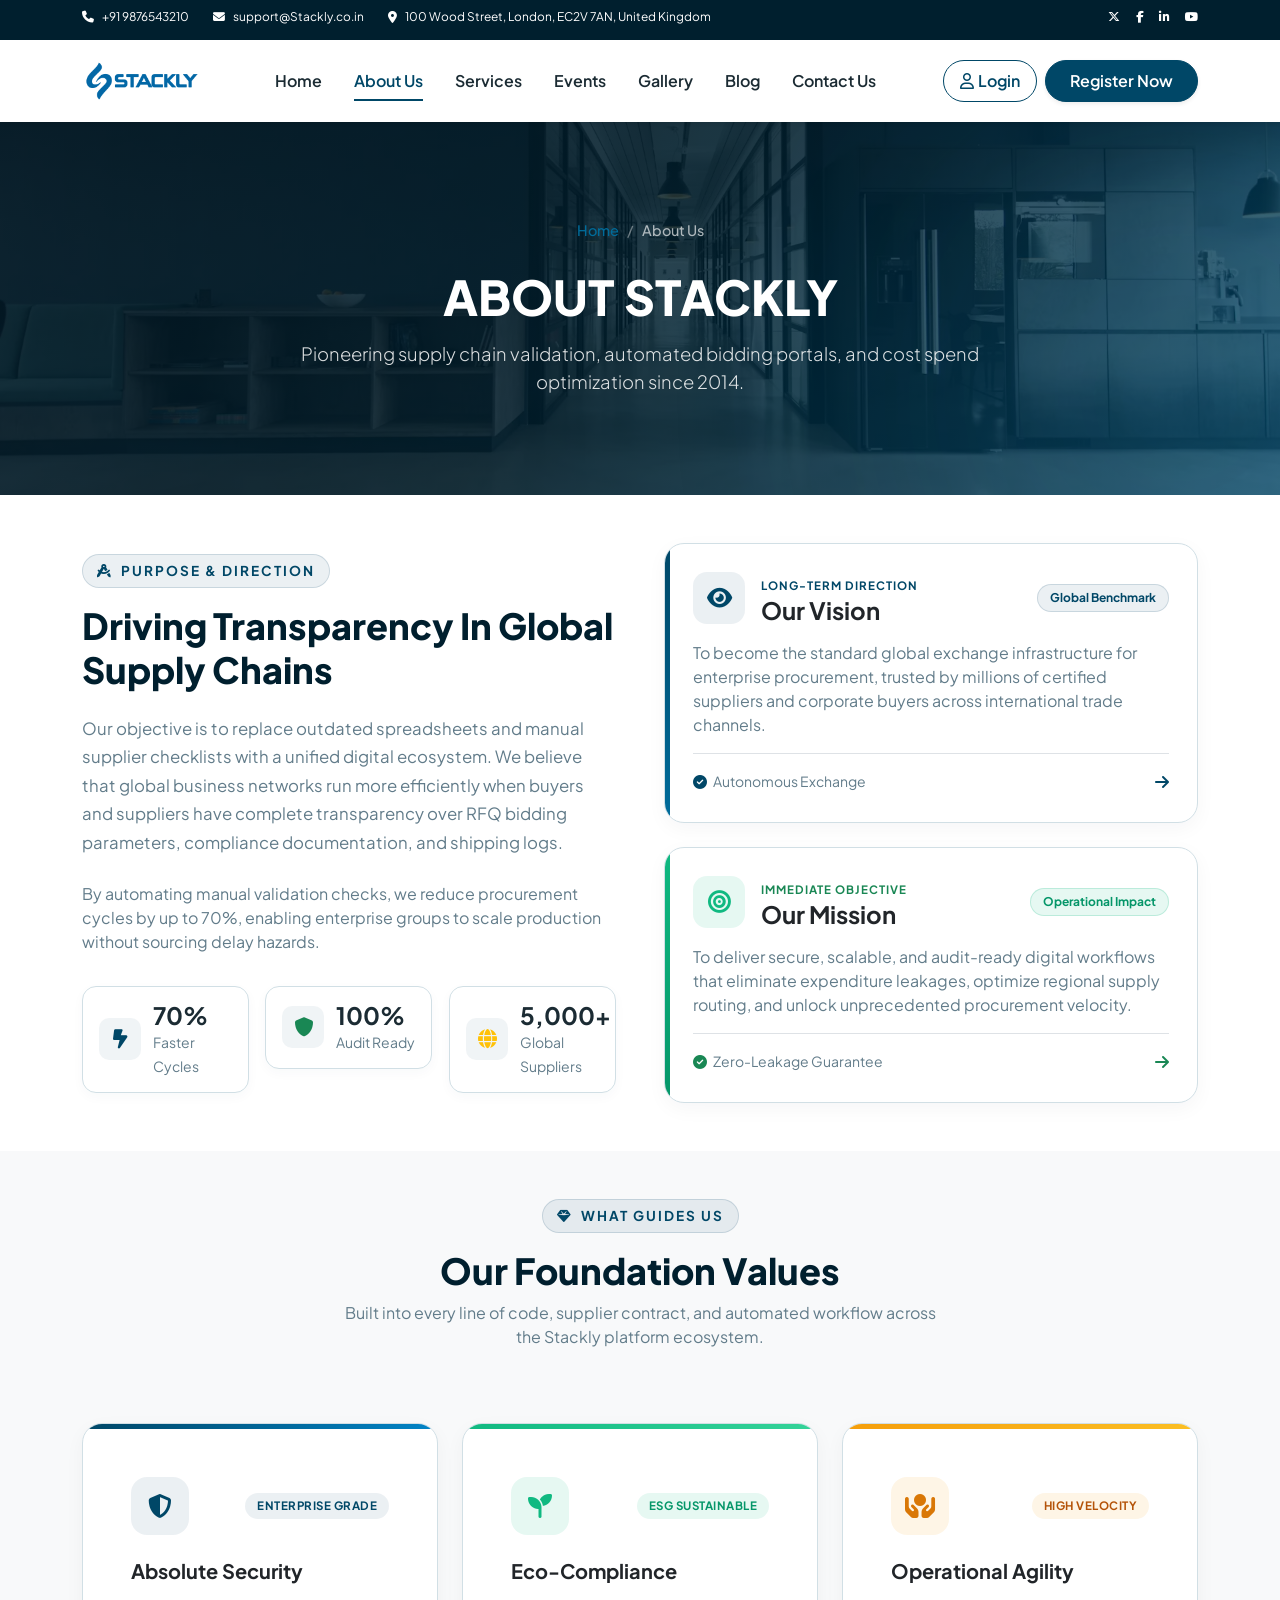
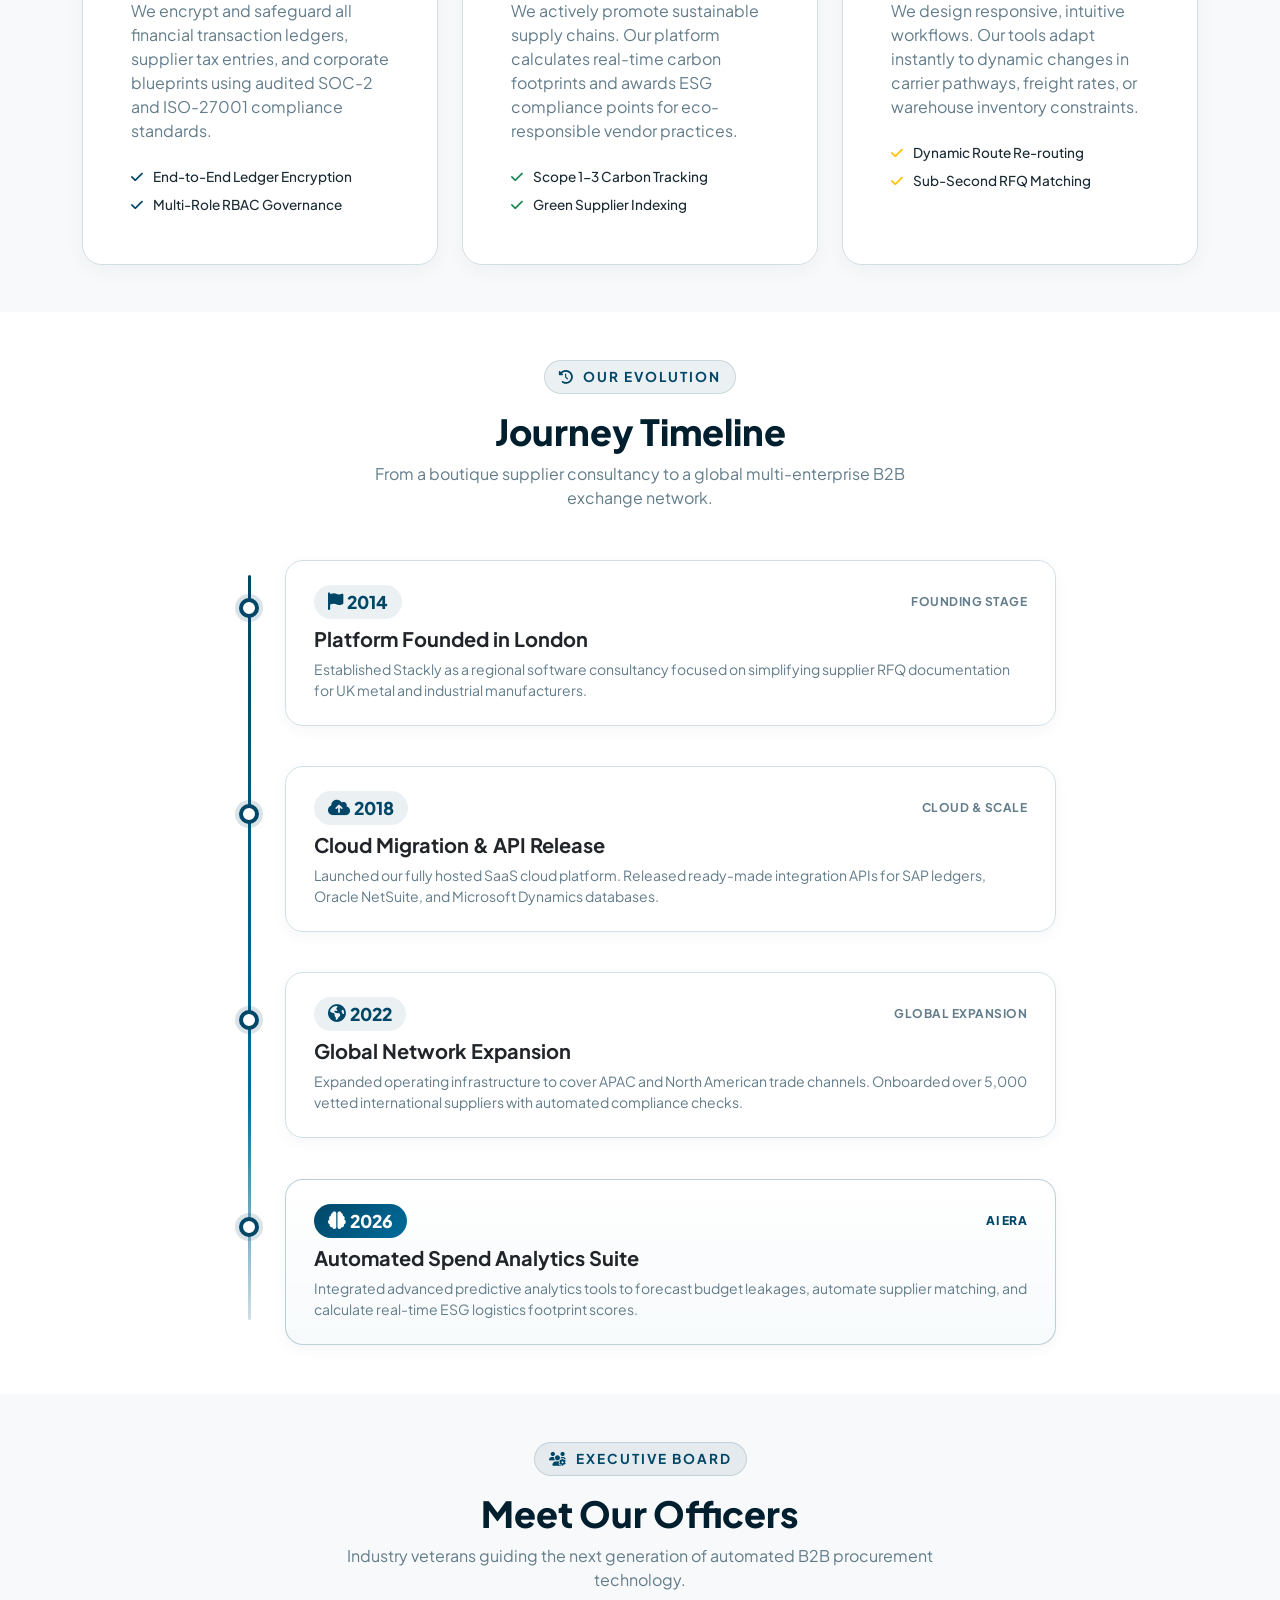
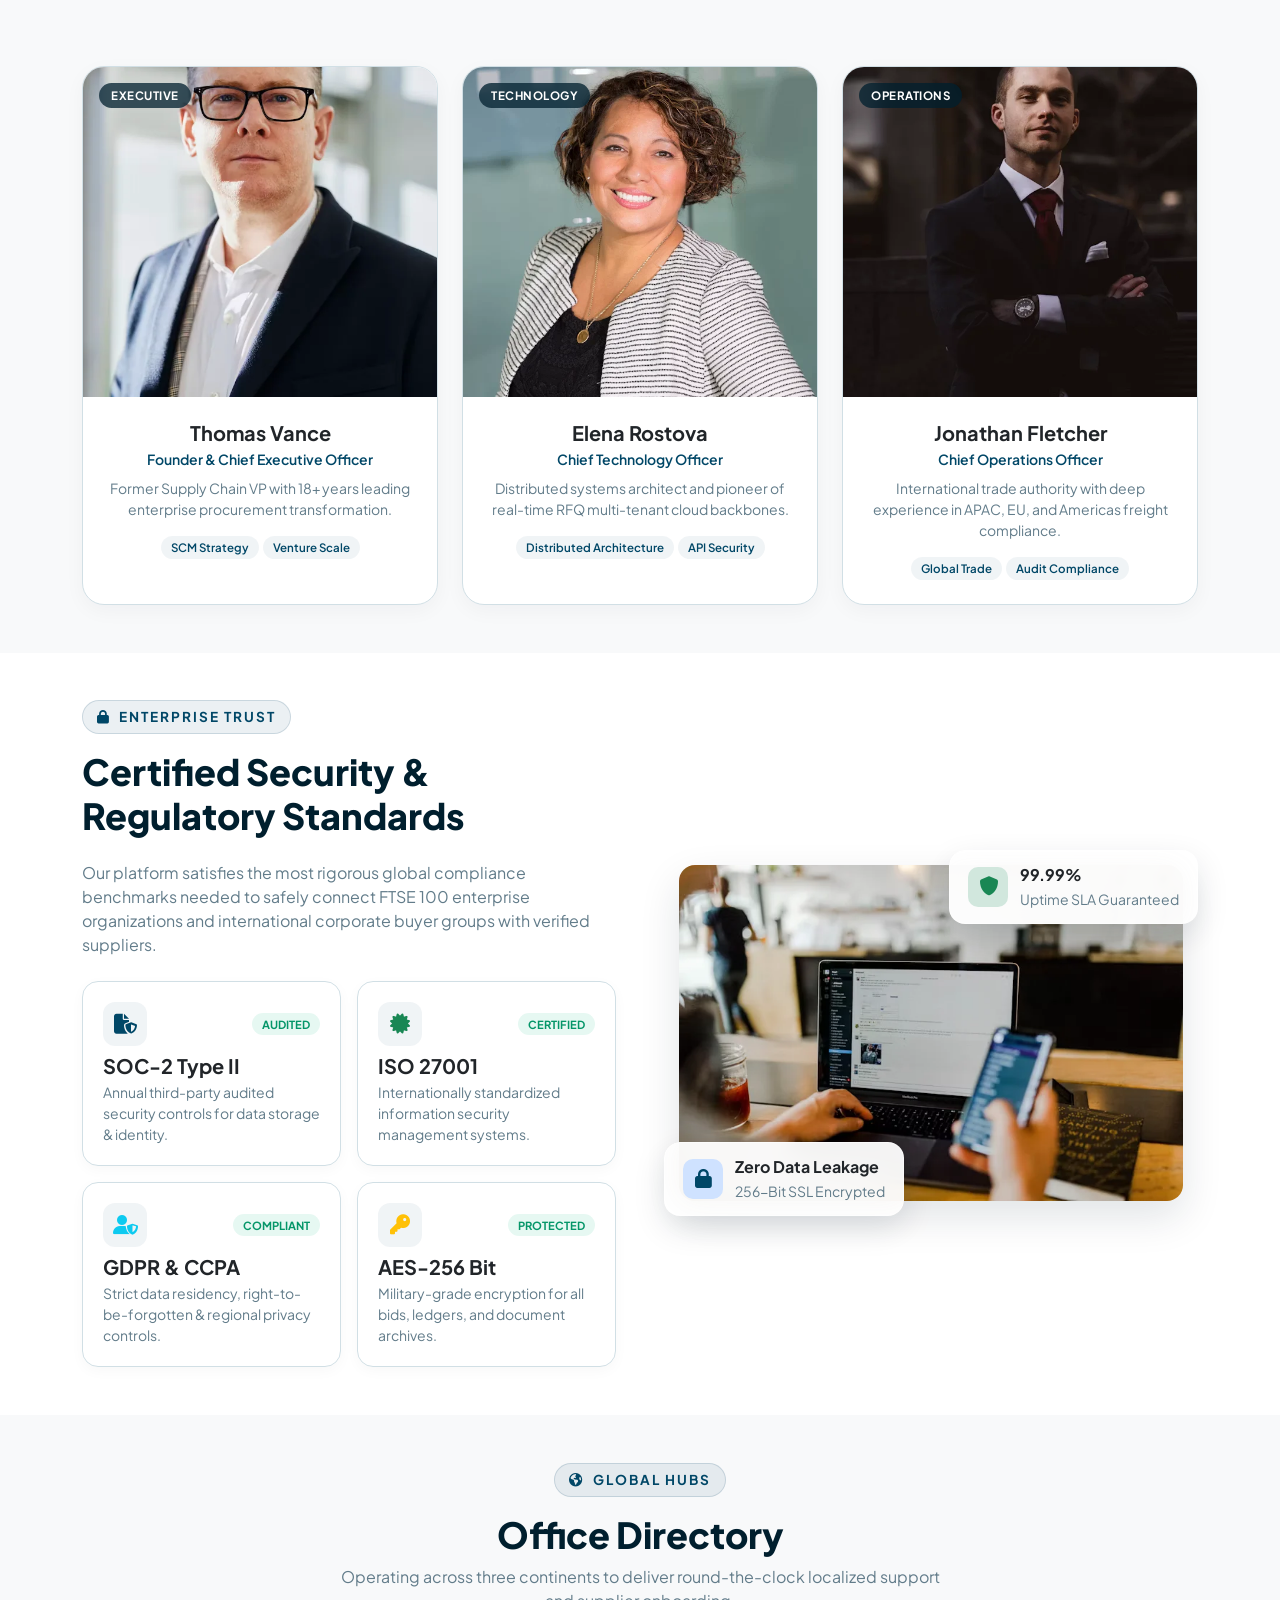
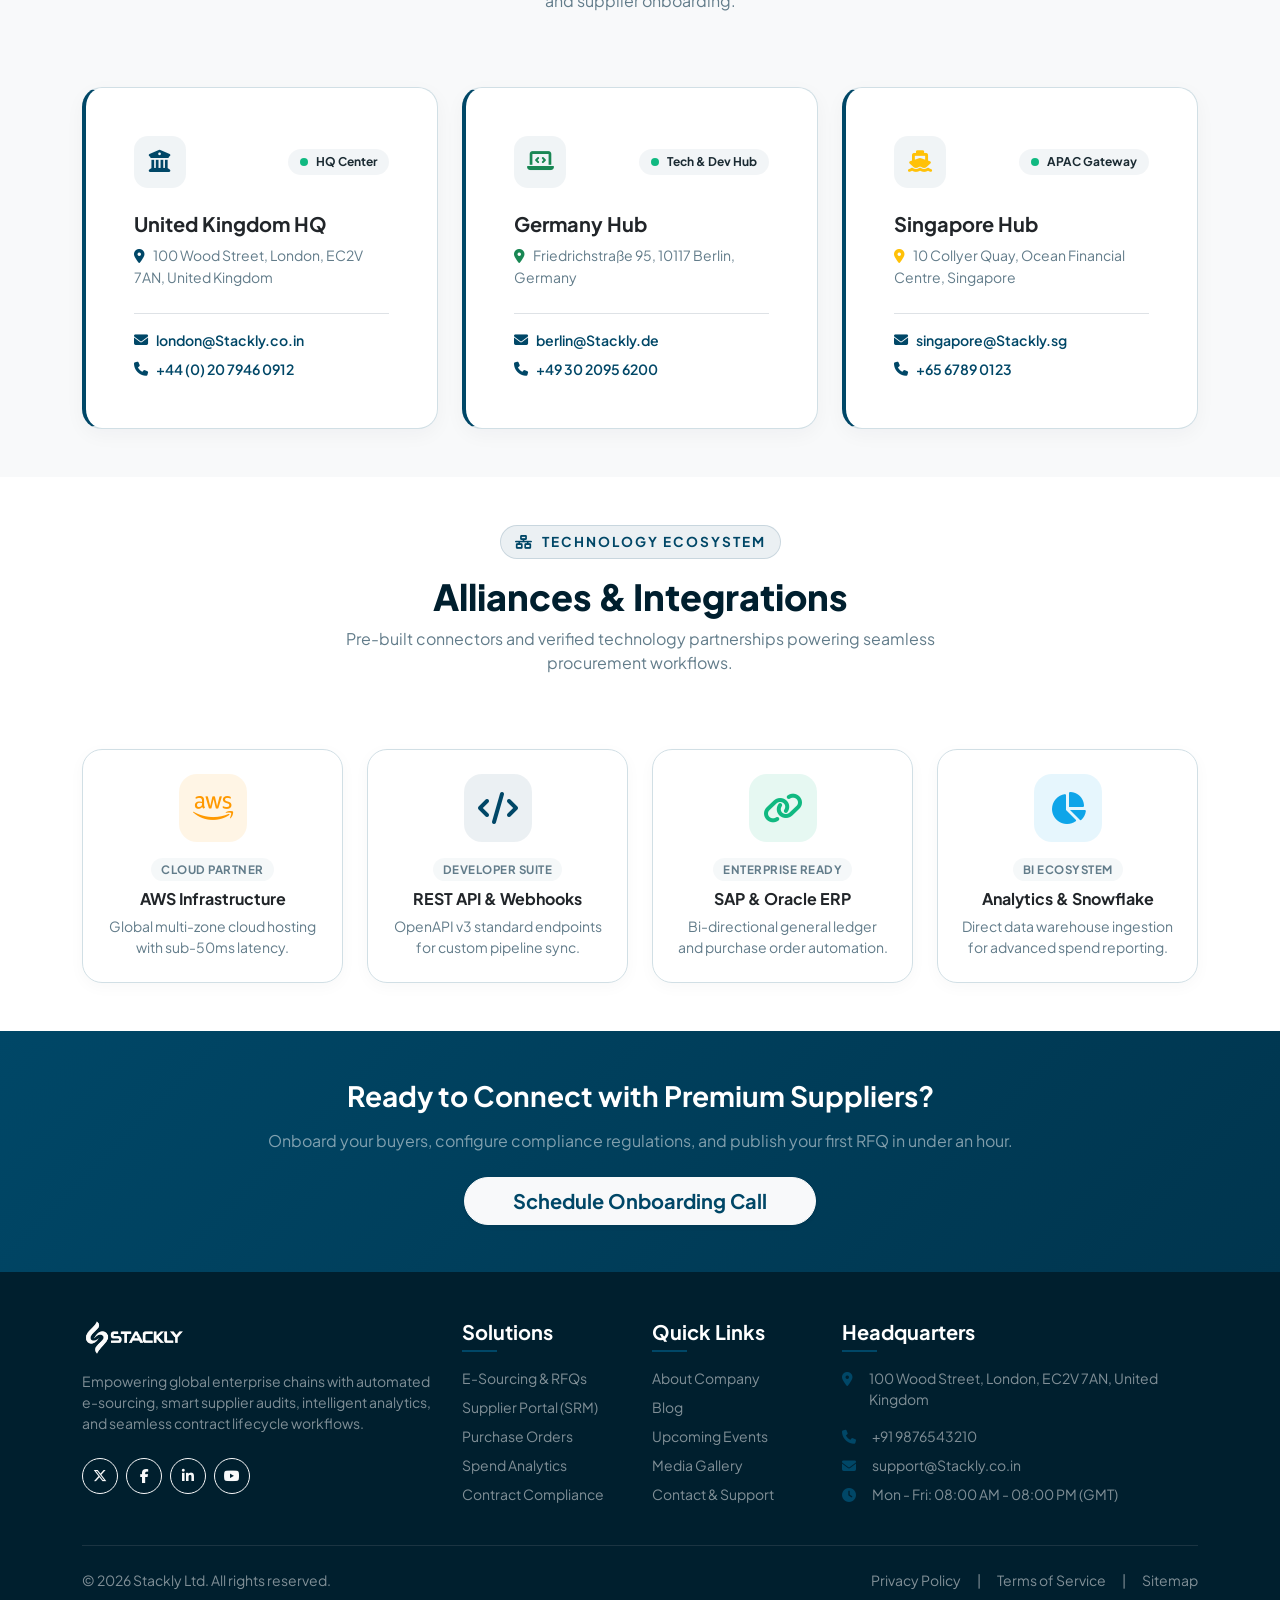
<file: pages/about.html>
<!doctype html>
<html lang="en">
  <head>
    <meta charset="UTF-8" />
    <meta name="viewport" content="width=device-width, initial-scale=1.0" />
    <title>About Us - Stackly Platform</title>
    <!-- Favicon -->
    <link
      rel="icon"
      type="image/webp"
      href="../assets/images/logoStackly.webp"
    />
    <!-- Google Fonts -->
    <link rel="preconnect" href="https://fonts.googleapis.com" />
    <link rel="preconnect" href="https://fonts.gstatic.com" crossorigin />
    <!-- Bootstrap 5 CSS CDN -->
    <link
      href="https://cdn.jsdelivr.net/npm/bootstrap@5.3.2/dist/css/bootstrap.min.css"
      rel="stylesheet"
    />
    <!-- FontAwesome 6 Icons CDN -->
    <link
      rel="stylesheet"
      href="https://cdnjs.cloudflare.com/ajax/libs/font-awesome/6.7.2/css/all.min.css"
    />
    <!-- Custom Theme Styles -->
    <link rel="stylesheet" href="../assets/css/styles.css" />
    <!-- Page Specific Style -->
    <link rel="stylesheet" href="../assets/css/about.css" />
  </head>
  <body>
    <!-- Header Common Component Placeholder -->
    <div id="header-placeholder"></div>

    <main>
      <!-- Section 1: Page Banner & Breadcrumbs (Standard Subpage Hero) -->
      <section class="subpage-banner" id="section-about-banner">
        <div class="container text-center reveal reveal-up">
          <nav aria-label="breadcrumb">
            <ol class="breadcrumb justify-content-center">
              <li class="breadcrumb-item"><a href="../index.html">Home</a></li>
              <li class="breadcrumb-item active" aria-current="page">
                About Us
              </li>
            </ol>
          </nav>
          <h1 class="text-uppercase mt-3 text-white">About Stackly</h1>
          <p class="lead mx-auto">
            Pioneering supply chain validation, automated bidding portals, and
            cost spend optimization since 2014.
          </p>
        </div>
      </section>

      <!-- Section 2: Platform Mission & Vision -->
      <section
        id="section-about-mv"
        class="position-relative overflow-hidden py-5 py-lg-6 reveal reveal-up"
      >
        <div class="container">
          <div class="row align-items-center g-5">
            <div class="col-lg-6 reveal reveal-left reveal-delay-1">
              <div class="section-title mb-4">
                <span class="badge-tag mb-2">
                  <i class="fa-solid fa-compass-drafting me-1"></i> Purpose &
                  Direction
                </span>
                <h2 class="mt-2">
                  Driving Transparency In Global Supply Chains
                </h2>
              </div>
              <p class="text-slate-500 mb-4 lead-text">
                Our objective is to replace outdated spreadsheets and manual
                supplier checklists with a unified digital ecosystem. We believe
                that global business networks run more efficiently when buyers
                and suppliers have complete transparency over RFQ bidding
                parameters, compliance documentation, and shipping logs.
              </p>
              <p class="text-slate-500 mb-4">
                By automating manual validation checks, we reduce procurement
                cycles by up to 70%, enabling enterprise groups to scale
                production without sourcing delay hazards.
              </p>
              <!-- Highlight Metric Badges -->
              <div class="row g-3 pt-2">
                <div class="col-sm-4 col-6">
                  <div class="mv-stat-pill reveal reveal-zoom reveal-delay-2">
                    <div class="mv-stat-icon text-primary">
                      <i class="fa-solid fa-bolt-lightning"></i>
                    </div>
                    <div>
                      <h4 class="fw-bold mb-0">70%</h4>
                      <span class="small text-slate-500">Faster Cycles</span>
                    </div>
                  </div>
                </div>
                <div class="col-sm-4 col-6">
                  <div class="mv-stat-pill reveal reveal-zoom reveal-delay-3">
                    <div class="mv-stat-icon text-success">
                      <i class="fa-solid fa-shield"></i>
                    </div>
                    <div>
                      <h4 class="fw-bold mb-0">100%</h4>
                      <span class="small text-slate-500">Audit Ready</span>
                    </div>
                  </div>
                </div>
                <div class="col-sm-4 col-12">
                  <div class="mv-stat-pill reveal reveal-zoom reveal-delay-4">
                    <div class="mv-stat-icon text-warning">
                      <i class="fa-solid fa-globe"></i>
                    </div>
                    <div>
                      <h4 class="fw-bold mb-0">5,000+</h4>
                      <span class="small text-slate-500">Global Suppliers</span>
                    </div>
                  </div>
                </div>
              </div>
            </div>
            <div class="col-lg-6 reveal reveal-right reveal-delay-2">
              <div class="d-flex flex-column gap-4">
                <!-- Vision Card -->
                <div
                  class="mv-card vision-card reveal reveal-up reveal-delay-2"
                >
                  <div
                    class="mv-card-header d-flex align-items-center justify-content-between mb-3"
                  >
                    <div class="d-flex align-items-center gap-3">
                      <div class="mv-icon-box vision-icon">
                        <i class="fa-solid fa-eye"></i>
                      </div>
                      <div>
                        <span
                          class="mv-category text-primary text-uppercase fw-bold"
                          >Long-Term Direction</span
                        >
                        <h4 class="fw-bold mb-0 text-dark">Our Vision</h4>
                      </div>
                    </div>
                    <span class="mv-badge-pill pill-primary"
                      >Global Benchmark</span
                    >
                  </div>
                  <p class="text-slate-500 mb-0">
                    To become the standard global exchange infrastructure for
                    enterprise procurement, trusted by millions of certified
                    suppliers and corporate buyers across international trade
                    channels.
                  </p>
                  <div
                    class="mv-card-footer mt-3 pt-3 border-top d-flex align-items-center justify-content-between"
                  >
                    <span class="small text-slate-500"
                      ><i
                        class="fa-solid fa-circle-check text-primary me-1"
                      ></i>
                      Autonomous Exchange</span
                    >
                    <span class="mv-arrow-link text-primary"
                      ><i class="fa-solid fa-arrow-right"></i
                    ></span>
                  </div>
                </div>

                <!-- Mission Card -->
                <div
                  class="mv-card mission-card reveal reveal-up reveal-delay-3"
                >
                  <div
                    class="mv-card-header d-flex align-items-center justify-content-between mb-3"
                  >
                    <div class="d-flex align-items-center gap-3">
                      <div class="mv-icon-box mission-icon">
                        <i class="fa-solid fa-bullseye"></i>
                      </div>
                      <div>
                        <span
                          class="mv-category text-success text-uppercase fw-bold"
                          >Immediate Objective</span
                        >
                        <h4 class="fw-bold mb-0 text-dark">Our Mission</h4>
                      </div>
                    </div>
                    <span class="mv-badge-pill pill-success"
                      >Operational Impact</span
                    >
                  </div>
                  <p class="text-slate-500 mb-0">
                    To deliver secure, scalable, and audit-ready digital
                    workflows that eliminate expenditure leakages, optimize
                    regional supply routing, and unlock unprecedented
                    procurement velocity.
                  </p>
                  <div
                    class="mv-card-footer mt-3 pt-3 border-top d-flex align-items-center justify-content-between"
                  >
                    <span class="small text-slate-500"
                      ><i
                        class="fa-solid fa-circle-check text-success me-1"
                      ></i>
                      Zero-Leakage Guarantee</span
                    >
                    <span class="mv-arrow-link text-success"
                      ><i class="fa-solid fa-arrow-right"></i
                    ></span>
                  </div>
                </div>
              </div>
            </div>
          </div>
        </div>
      </section>

      <!-- Section 3: Core Corporate Values -->
      <section
        id="section-about-values"
        class="bg-light py-5 py-lg-6 reveal reveal-up"
      >
        <div class="container">
          <div class="section-title text-center reveal reveal-down">
            <span class="badge-tag mb-2">
              <i class="fa-solid fa-gem me-1"></i> What Guides Us
            </span>
            <h2 class="mt-2">Our Foundation Values</h2>
            <p class="text-slate-500 mx-auto" style="max-width: 600px">
              Built into every line of code, supplier contract, and automated
              workflow across the Stackly platform ecosystem.
            </p>
          </div>
          <div class="row g-4 mt-2">
            <!-- Card 1: Absolute Security -->
            <div class="col-lg-4 col-md-6">
              <div
                class="value-card h-100 security-theme reveal reveal-up reveal-delay-1"
              >
                <div class="value-card-top-bar"></div>
                <div class="value-card-body p-4 p-xl-5">
                  <div
                    class="d-flex align-items-center justify-content-between mb-4"
                  >
                    <div class="value-icon-box security-icon">
                      <i class="fa-solid fa-shield-halved"></i>
                    </div>
                    <span class="value-chip chip-blue">Enterprise Grade</span>
                  </div>
                  <h4 class="fw-bold h5 mb-3 text-dark">Absolute Security</h4>
                  <p class="text-slate-500 mb-4">
                    We encrypt and safeguard all financial transaction ledgers,
                    supplier tax entries, and corporate blueprints using audited
                    SOC-2 and ISO-27001 compliance standards.
                  </p>
                  <ul class="value-feature-list list-unstyled mb-0">
                    <li>
                      <i class="fa-solid fa-check text-primary me-2"></i>
                      End-to-End Ledger Encryption
                    </li>
                    <li>
                      <i class="fa-solid fa-check text-primary me-2"></i>
                      Multi-Role RBAC Governance
                    </li>
                  </ul>
                </div>
              </div>
            </div>
            <!-- Card 2: Eco-Compliance -->
            <div class="col-lg-4 col-md-6">
              <div
                class="value-card h-100 eco-theme reveal reveal-up reveal-delay-2"
              >
                <div class="value-card-top-bar"></div>
                <div class="value-card-body p-4 p-xl-5">
                  <div
                    class="d-flex align-items-center justify-content-between mb-4"
                  >
                    <div class="value-icon-box eco-icon">
                      <i class="fa-solid fa-seedling"></i>
                    </div>
                    <span class="value-chip chip-green">ESG Sustainable</span>
                  </div>
                  <h4 class="fw-bold h5 mb-3 text-dark">Eco-Compliance</h4>
                  <p class="text-slate-500 mb-4">
                    We actively promote sustainable supply chains. Our platform
                    calculates real-time carbon footprints and awards ESG
                    compliance points for eco-responsible vendor practices.
                  </p>
                  <ul class="value-feature-list list-unstyled mb-0">
                    <li>
                      <i class="fa-solid fa-check text-success me-2"></i> Scope
                      1-3 Carbon Tracking
                    </li>
                    <li>
                      <i class="fa-solid fa-check text-success me-2"></i> Green
                      Supplier Indexing
                    </li>
                  </ul>
                </div>
              </div>
            </div>
            <!-- Card 3: Operational Agility -->
            <div class="col-lg-4 col-md-6">
              <div
                class="value-card h-100 agility-theme reveal reveal-up reveal-delay-3"
              >
                <div class="value-card-top-bar"></div>
                <div class="value-card-body p-4 p-xl-5">
                  <div
                    class="d-flex align-items-center justify-content-between mb-4"
                  >
                    <div class="value-icon-box agility-icon">
                      <i class="fa-solid fa-hands-holding-circle"></i>
                    </div>
                    <span class="value-chip chip-amber">High Velocity</span>
                  </div>
                  <h4 class="fw-bold h5 mb-3 text-dark">Operational Agility</h4>
                  <p class="text-slate-500 mb-4">
                    We design responsive, intuitive workflows. Our tools adapt
                    instantly to dynamic changes in carrier pathways, freight
                    rates, or warehouse inventory constraints.
                  </p>
                  <ul class="value-feature-list list-unstyled mb-0">
                    <li>
                      <i class="fa-solid fa-check text-warning me-2"></i>
                      Dynamic Route Re-routing
                    </li>
                    <li>
                      <i class="fa-solid fa-check text-warning me-2"></i>
                      Sub-Second RFQ Matching
                    </li>
                  </ul>
                </div>
              </div>
            </div>
          </div>
        </div>
      </section>

      <!-- Section 4: Historical Journey & Milestones -->
      <section
        id="section-about-timeline"
        class="py-5 py-lg-6 position-relative reveal reveal-up"
      >
        <div class="container">
          <div class="section-title text-center reveal reveal-down">
            <span class="badge-tag mb-2">
              <i class="fa-solid fa-clock-rotate-left me-1"></i> Our Evolution
            </span>
            <h2 class="mt-2">Journey Timeline</h2>
            <p class="text-slate-500 mx-auto" style="max-width: 600px">
              From a boutique supplier consultancy to a global multi-enterprise
              B2B exchange network.
            </p>
          </div>
          <div class="row justify-content-center mt-4">
            <div class="col-lg-10 col-xl-9">
              <div class="timeline-track">
                <!-- Milestone 1 -->
                <div class="timeline-item reveal reveal-up reveal-delay-1">
                  <div class="timeline-marker">
                    <div class="timeline-node"></div>
                  </div>
                  <div class="timeline-card">
                    <div
                      class="d-flex flex-wrap align-items-center justify-content-between gap-2 mb-2"
                    >
                      <span class="timeline-year-badge">
                        <i class="fa-solid fa-flag me-1"></i> 2014
                      </span>
                      <span class="timeline-category-tag">Founding Stage</span>
                    </div>
                    <h4 class="fw-bold text-dark h5 mb-2">
                      Platform Founded in London
                    </h4>
                    <p class="small text-slate-500 mb-0">
                      Established Stackly as a regional software consultancy
                      focused on simplifying supplier RFQ documentation for UK
                      metal and industrial manufacturers.
                    </p>
                  </div>
                </div>

                <!-- Milestone 2 -->
                <div class="timeline-item reveal reveal-up reveal-delay-2">
                  <div class="timeline-marker">
                    <div class="timeline-node"></div>
                  </div>
                  <div class="timeline-card">
                    <div
                      class="d-flex flex-wrap align-items-center justify-content-between gap-2 mb-2"
                    >
                      <span class="timeline-year-badge">
                        <i class="fa-solid fa-cloud-arrow-up me-1"></i> 2018
                      </span>
                      <span class="timeline-category-tag">Cloud & Scale</span>
                    </div>
                    <h4 class="fw-bold text-dark h5 mb-2">
                      Cloud Migration & API Release
                    </h4>
                    <p class="small text-slate-500 mb-0">
                      Launched our fully hosted SaaS cloud platform. Released
                      ready-made integration APIs for SAP ledgers, Oracle
                      NetSuite, and Microsoft Dynamics databases.
                    </p>
                  </div>
                </div>

                <!-- Milestone 3 -->
                <div class="timeline-item reveal reveal-up reveal-delay-3">
                  <div class="timeline-marker">
                    <div class="timeline-node"></div>
                  </div>
                  <div class="timeline-card">
                    <div
                      class="d-flex flex-wrap align-items-center justify-content-between gap-2 mb-2"
                    >
                      <span class="timeline-year-badge">
                        <i class="fa-solid fa-earth-americas me-1"></i> 2022
                      </span>
                      <span class="timeline-category-tag"
                        >Global Expansion</span
                      >
                    </div>
                    <h4 class="fw-bold text-dark h5 mb-2">
                      Global Network Expansion
                    </h4>
                    <p class="small text-slate-500 mb-0">
                      Expanded operating infrastructure to cover APAC and North
                      American trade channels. Onboarded over 5,000 vetted
                      international suppliers with automated compliance checks.
                    </p>
                  </div>
                </div>

                <!-- Milestone 4 -->
                <div class="timeline-item reveal reveal-up reveal-delay-4">
                  <div class="timeline-marker">
                    <div class="timeline-node"></div>
                  </div>
                  <div class="timeline-card active-milestone">
                    <div
                      class="d-flex flex-wrap align-items-center justify-content-between gap-2 mb-2"
                    >
                      <span class="timeline-year-badge badge-active">
                        <i class="fa-solid fa-brain me-1"></i> 2026
                      </span>
                      <span class="timeline-category-tag tag-active"
                        >AI Era</span
                      >
                    </div>
                    <h4 class="fw-bold text-dark h5 mb-2">
                      Automated Spend Analytics Suite
                    </h4>
                    <p class="small text-slate-500 mb-0">
                      Integrated advanced predictive analytics tools to forecast
                      budget leakages, automate supplier matching, and calculate
                      real-time ESG logistics footprint scores.
                    </p>
                  </div>
                </div>
              </div>
            </div>
          </div>
        </div>
      </section>

      <!-- Section 5: Leadership Board -->
      <section
        id="section-about-team"
        class="bg-light py-5 py-lg-6 reveal reveal-up"
      >
        <div class="container">
          <div class="section-title text-center reveal reveal-down">
            <span class="badge-tag mb-2">
              <i class="fa-solid fa-users-gear me-1"></i> Executive Board
            </span>
            <h2 class="mt-2">Meet Our Officers</h2>
            <p class="text-slate-500 mx-auto" style="max-width: 600px">
              Industry veterans guiding the next generation of automated B2B
              procurement technology.
            </p>
          </div>
          <div class="row g-4 mt-2">
            <!-- Member 1 -->
            <div class="col-lg-4 col-md-6">
              <div
                class="team-card text-center h-100 reveal reveal-up reveal-delay-1"
              >
                <div class="team-img-wrap">
                  <img
                    src="../assets/images/about/about-team-card-1.webp"
                    alt="CEO Thomas Vance"
                    loading="lazy"
                  />
                  <div class="team-badge-tag">Executive</div>
                  <div class="team-social-overlay">
                    <a href="#" aria-label="Twitter X" title="Twitter Profile"
                      ><i class="fa-brands fa-x-twitter"></i
                    ></a>
                    <a href="#" aria-label="LinkedIn" title="LinkedIn Profile"
                      ><i class="fa-brands fa-linkedin-in"></i
                    ></a>
                    <a href="#" aria-label="Email" title="Direct Email"
                      ><i class="fa-solid fa-envelope"></i
                    ></a>
                  </div>
                </div>
                <div class="team-info-body p-4">
                  <h4 class="fw-bold text-dark h5 mb-1">Thomas Vance</h4>
                  <p class="text-primary fw-semibold small mb-2">
                    Founder & Chief Executive Officer
                  </p>
                  <p class="small text-slate-500 mb-3">
                    Former Supply Chain VP with 18+ years leading enterprise
                    procurement transformation.
                  </p>
                  <div
                    class="team-skills d-flex justify-content-center gap-1 flex-wrap"
                  >
                    <span class="team-skill-pill">SCM Strategy</span>
                    <span class="team-skill-pill">Venture Scale</span>
                  </div>
                </div>
              </div>
            </div>
            <!-- Member 2 -->
            <div class="col-lg-4 col-md-6">
              <div
                class="team-card text-center h-100 reveal reveal-up reveal-delay-2"
              >
                <div class="team-img-wrap">
                  <img
                    src="../assets/images/about/about-team-card-2.webp"
                    alt="CTO Elena Rostova"
                    loading="lazy"
                  />
                  <div class="team-badge-tag">Technology</div>
                  <div class="team-social-overlay">
                    <a href="#" aria-label="Twitter X" title="Twitter Profile"
                      ><i class="fa-brands fa-x-twitter"></i
                    ></a>
                    <a href="#" aria-label="LinkedIn" title="LinkedIn Profile"
                      ><i class="fa-brands fa-linkedin-in"></i
                    ></a>
                    <a href="#" aria-label="Email" title="Direct Email"
                      ><i class="fa-solid fa-envelope"></i
                    ></a>
                  </div>
                </div>
                <div class="team-info-body p-4">
                  <h4 class="fw-bold text-dark h5 mb-1">Elena Rostova</h4>
                  <p class="text-primary fw-semibold small mb-2">
                    Chief Technology Officer
                  </p>
                  <p class="small text-slate-500 mb-3">
                    Distributed systems architect and pioneer of real-time RFQ
                    multi-tenant cloud backbones.
                  </p>
                  <div
                    class="team-skills d-flex justify-content-center gap-1 flex-wrap"
                  >
                    <span class="team-skill-pill"
                      >Distributed Architecture</span
                    >
                    <span class="team-skill-pill">API Security</span>
                  </div>
                </div>
              </div>
            </div>
            <!-- Member 3 -->
            <div class="col-lg-4 col-md-6">
              <div
                class="team-card text-center h-100 reveal reveal-up reveal-delay-3"
              >
                <div class="team-img-wrap">
                  <img
                    src="../assets/images/about/about-team-card-3.webp"
                    alt="COO Jonathan Fletcher"
                    loading="lazy"
                  />
                  <div class="team-badge-tag">Operations</div>
                  <div class="team-social-overlay">
                    <a href="#" aria-label="Twitter X" title="Twitter Profile"
                      ><i class="fa-brands fa-x-twitter"></i
                    ></a>
                    <a href="#" aria-label="LinkedIn" title="LinkedIn Profile"
                      ><i class="fa-brands fa-linkedin-in"></i
                    ></a>
                    <a href="#" aria-label="Email" title="Direct Email"
                      ><i class="fa-solid fa-envelope"></i
                    ></a>
                  </div>
                </div>
                <div class="team-info-body p-4">
                  <h4 class="fw-bold text-dark h5 mb-1">Jonathan Fletcher</h4>
                  <p class="text-primary fw-semibold small mb-2">
                    Chief Operations Officer
                  </p>
                  <p class="small text-slate-500 mb-3">
                    International trade authority with deep experience in APAC,
                    EU, and Americas freight compliance.
                  </p>
                  <div
                    class="team-skills d-flex justify-content-center gap-1 flex-wrap"
                  >
                    <span class="team-skill-pill">Global Trade</span>
                    <span class="team-skill-pill">Audit Compliance</span>
                  </div>
                </div>
              </div>
            </div>
          </div>
        </div>
      </section>

      <!-- Section 6: Regulatory Security & Standards -->
      <section
        id="section-about-compliance"
        class="py-5 py-lg-6 position-relative reveal reveal-up"
      >
        <div class="container">
          <div class="row align-items-center g-5">
            <div class="col-lg-6 order-lg-2 reveal reveal-right reveal-delay-2">
              <div class="compliance-media-wrapper position-relative">
                <img
                  src="../assets/images/about/about-compliance-media-wrapper.webp"
                  alt="Security Auditing"
                  class="img-fluid rounded-4 compliance-img w-100"
                  loading="lazy"
                />
                <!-- Floating Trust Badges -->
                <div class="compliance-floating-badge badge-top-right">
                  <div
                    class="floating-badge-icon bg-success-subtle text-success"
                  >
                    <i class="fa-solid fa-shield"></i>
                  </div>
                  <div>
                    <strong class="d-block text-dark">99.99%</strong>
                    <span class="small text-slate-500"
                      >Uptime SLA Guaranteed</span
                    >
                  </div>
                </div>
                <div class="compliance-floating-badge badge-bottom-left">
                  <div
                    class="floating-badge-icon bg-primary-subtle text-primary"
                  >
                    <i class="fa-solid fa-lock"></i>
                  </div>
                  <div>
                    <strong class="d-block text-dark">Zero Data Leakage</strong>
                    <span class="small text-slate-500"
                      >256-Bit SSL Encrypted</span
                    >
                  </div>
                </div>
              </div>
            </div>
            <div class="col-lg-6 order-lg-1 reveal reveal-left reveal-delay-1">
              <div class="section-title mb-4">
                <span class="badge-tag mb-2">
                  <i class="fa-solid fa-lock me-1"></i> Enterprise Trust
                </span>
                <h2 class="mt-2">Certified Security & Regulatory Standards</h2>
              </div>
              <p class="text-slate-500 mb-4">
                Our platform satisfies the most rigorous global compliance
                benchmarks needed to safely connect FTSE 100 enterprise
                organizations and international corporate buyer groups with
                verified suppliers.
              </p>

              <!-- 2x2 Compliance Cards Grid -->
              <div class="row g-3">
                <div class="col-sm-6">
                  <div class="compliance-card reveal reveal-up reveal-delay-2">
                    <div
                      class="d-flex align-items-center justify-content-between mb-2"
                    >
                      <div class="compliance-icon-box text-primary">
                        <i class="fa-solid fa-file-shield"></i>
                      </div>
                      <span class="compliance-status-pill">Audited</span>
                    </div>
                    <h5 class="fw-bold mb-1 text-dark">SOC-2 Type II</h5>
                    <p class="small text-slate-500 mb-0">
                      Annual third-party audited security controls for data
                      storage & identity.
                    </p>
                  </div>
                </div>
                <div class="col-sm-6">
                  <div class="compliance-card reveal reveal-up reveal-delay-3">
                    <div
                      class="d-flex align-items-center justify-content-between mb-2"
                    >
                      <div class="compliance-icon-box text-success">
                        <i class="fa-solid fa-certificate"></i>
                      </div>
                      <span class="compliance-status-pill">Certified</span>
                    </div>
                    <h5 class="fw-bold mb-1 text-dark">ISO 27001</h5>
                    <p class="small text-slate-500 mb-0">
                      Internationally standardized information security
                      management systems.
                    </p>
                  </div>
                </div>
                <div class="col-sm-6">
                  <div class="compliance-card reveal reveal-up reveal-delay-4">
                    <div
                      class="d-flex align-items-center justify-content-between mb-2"
                    >
                      <div class="compliance-icon-box text-info">
                        <i class="fa-solid fa-user-shield"></i>
                      </div>
                      <span class="compliance-status-pill">Compliant</span>
                    </div>
                    <h5 class="fw-bold mb-1 text-dark">GDPR & CCPA</h5>
                    <p class="small text-slate-500 mb-0">
                      Strict data residency, right-to-be-forgotten & regional
                      privacy controls.
                    </p>
                  </div>
                </div>
                <div class="col-sm-6">
                  <div class="compliance-card reveal reveal-up reveal-delay-5">
                    <div
                      class="d-flex align-items-center justify-content-between mb-2"
                    >
                      <div class="compliance-icon-box text-warning">
                        <i class="fa-solid fa-key"></i>
                      </div>
                      <span class="compliance-status-pill">Protected</span>
                    </div>
                    <h5 class="fw-bold mb-1 text-dark">AES-256 Bit</h5>
                    <p class="small text-slate-500 mb-0">
                      Military-grade encryption for all bids, ledgers, and
                      document archives.
                    </p>
                  </div>
                </div>
              </div>
            </div>
          </div>
        </div>
      </section>

      <!-- Section 7: Global Office Hubs -->
      <section
        id="section-about-offices"
        class="bg-light py-5 py-lg-6 reveal reveal-up"
      >
        <div class="container">
          <div class="section-title text-center reveal reveal-down">
            <span class="badge-tag mb-2">
              <i class="fa-solid fa-earth-americas me-1"></i> Global Hubs
            </span>
            <h2 class="mt-2">Office Directory</h2>
            <p class="text-slate-500 mx-auto" style="max-width: 600px">
              Operating across three continents to deliver round-the-clock
              localized support and supplier onboarding.
            </p>
          </div>
          <div class="row g-4 mt-2">
            <!-- Hub 1 -->
            <div class="col-lg-4 col-md-6">
              <div
                class="hub-card h-100 p-4 p-xl-5 bg-white reveal reveal-up reveal-delay-1"
              >
                <div
                  class="d-flex align-items-center justify-content-between mb-4"
                >
                  <div class="hub-icon-box text-primary">
                    <i class="fa-solid fa-building-columns"></i>
                  </div>
                  <div class="hub-status-badge">
                    <span class="hub-status-dot"></span> HQ Center
                  </div>
                </div>
                <h4 class="fw-bold text-dark h5 mb-2">United Kingdom HQ</h4>
                <p class="small text-slate-500 mb-4 hub-address">
                  <i class="fa-solid fa-location-dot text-primary me-2"></i>100
                  Wood Street, London, EC2V 7AN, United Kingdom
                </p>
                <div
                  class="hub-contacts pt-3 border-top d-flex flex-column gap-2"
                >
                  <a href="#" class="hub-contact-link">
                    <i class="fa-solid fa-envelope me-2"></i
                    >london@Stackly.co.in
                  </a>
                  <a href="#" class="hub-contact-link">
                    <i class="fa-solid fa-phone me-2"></i>+44 (0) 20 7946 0912
                  </a>
                </div>
              </div>
            </div>
            <!-- Hub 2 -->
            <div class="col-lg-4 col-md-6">
              <div
                class="hub-card h-100 p-4 p-xl-5 bg-white reveal reveal-up reveal-delay-2"
              >
                <div
                  class="d-flex align-items-center justify-content-between mb-4"
                >
                  <div class="hub-icon-box text-success">
                    <i class="fa-solid fa-laptop-code"></i>
                  </div>
                  <div class="hub-status-badge">
                    <span class="hub-status-dot"></span> Tech & Dev Hub
                  </div>
                </div>
                <h4 class="fw-bold text-dark h5 mb-2">Germany Hub</h4>
                <p class="small text-slate-500 mb-4 hub-address">
                  <i class="fa-solid fa-location-dot text-success me-2"></i
                  >Friedrichstraße 95, 10117 Berlin, Germany
                </p>
                <div
                  class="hub-contacts pt-3 border-top d-flex flex-column gap-2"
                >
                  <a href="#" class="hub-contact-link">
                    <i class="fa-solid fa-envelope me-2"></i>berlin@Stackly.de
                  </a>
                  <a href="#" class="hub-contact-link">
                    <i class="fa-solid fa-phone me-2"></i>+49 30 2095 6200
                  </a>
                </div>
              </div>
            </div>
            <!-- Hub 3 -->
            <div class="col-lg-4 col-md-6">
              <div
                class="hub-card h-100 p-4 p-xl-5 bg-white reveal reveal-up reveal-delay-3"
              >
                <div
                  class="d-flex align-items-center justify-content-between mb-4"
                >
                  <div class="hub-icon-box text-warning">
                    <i class="fa-solid fa-ship"></i>
                  </div>
                  <div class="hub-status-badge">
                    <span class="hub-status-dot"></span> APAC Gateway
                  </div>
                </div>
                <h4 class="fw-bold text-dark h5 mb-2">Singapore Hub</h4>
                <p class="small text-slate-500 mb-4 hub-address">
                  <i class="fa-solid fa-location-dot text-warning me-2"></i>10
                  Collyer Quay, Ocean Financial Centre, Singapore
                </p>
                <div
                  class="hub-contacts pt-3 border-top d-flex flex-column gap-2"
                >
                  <a href="#" class="hub-contact-link">
                    <i class="fa-solid fa-envelope me-2"></i
                    >singapore@Stackly.sg
                  </a>
                  <a href="#" class="hub-contact-link">
                    <i class="fa-solid fa-phone me-2"></i>+65 6789 0123
                  </a>
                </div>
              </div>
            </div>
          </div>
        </div>
      </section>

      <!-- Section 8: Strategic Partners Grid -->
      <section
        id="section-about-alliances"
        class="py-5 py-lg-6 reveal reveal-up"
      >
        <div class="container">
          <div class="section-title text-center reveal reveal-down">
            <span class="badge-tag mb-2">
              <i class="fa-solid fa-network-wired me-1"></i> Technology
              Ecosystem
            </span>
            <h2 class="mt-2">Alliances & Integrations</h2>
            <p class="text-slate-500 mx-auto" style="max-width: 600px">
              Pre-built connectors and verified technology partnerships powering
              seamless procurement workflows.
            </p>
          </div>
          <div class="row g-4 mt-2">
            <!-- Partner 1 -->
            <div class="col-lg-3 col-sm-6">
              <div
                class="partner-card text-center p-4 reveal reveal-zoom reveal-delay-1"
              >
                <div class="partner-icon-wrapper mb-3 partner-aws">
                  <i class="fa-brands fa-aws"></i>
                </div>
                <span class="partner-type-tag mb-2">Cloud Partner</span>
                <h5 class="fw-bold h6 mb-2 text-dark">AWS Infrastructure</h5>
                <p class="small text-slate-500 mb-0">
                  Global multi-zone cloud hosting with sub-50ms latency.
                </p>
              </div>
            </div>
            <!-- Partner 2 -->
            <div class="col-lg-3 col-sm-6">
              <div
                class="partner-card text-center p-4 reveal reveal-zoom reveal-delay-2"
              >
                <div class="partner-icon-wrapper mb-3 partner-api">
                  <i class="fa-solid fa-code"></i>
                </div>
                <span class="partner-type-tag mb-2">Developer Suite</span>
                <h5 class="fw-bold h6 mb-2 text-dark">REST API & Webhooks</h5>
                <p class="small text-slate-500 mb-0">
                  OpenAPI v3 standard endpoints for custom pipeline sync.
                </p>
              </div>
            </div>
            <!-- Partner 3 -->
            <div class="col-lg-3 col-sm-6">
              <div
                class="partner-card text-center p-4 reveal reveal-zoom reveal-delay-3"
              >
                <div class="partner-icon-wrapper mb-3 partner-erp">
                  <i class="fa-solid fa-link"></i>
                </div>
                <span class="partner-type-tag mb-2">Enterprise Ready</span>
                <h5 class="fw-bold h6 mb-2 text-dark">SAP & Oracle ERP</h5>
                <p class="small text-slate-500 mb-0">
                  Bi-directional general ledger and purchase order automation.
                </p>
              </div>
            </div>
            <!-- Partner 4 -->
            <div class="col-lg-3 col-sm-6">
              <div
                class="partner-card text-center p-4 reveal reveal-zoom reveal-delay-4"
              >
                <div class="partner-icon-wrapper mb-3 partner-analytics">
                  <i class="fa-solid fa-chart-pie"></i>
                </div>
                <span class="partner-type-tag mb-2">BI Ecosystem</span>
                <h5 class="fw-bold h6 mb-2 text-dark">Analytics & Snowflake</h5>
                <p class="small text-slate-500 mb-0">
                  Direct data warehouse ingestion for advanced spend reporting.
                </p>
              </div>
            </div>
          </div>
        </div>
      </section>

      <!-- Section 9: Onboarding CTA Block -->
      <section
        class="contact-banner-section py-5 text-white reveal reveal-up"
        id="section-about-cta"
      >
        <div class="container text-center reveal reveal-up">
          <h3 class="fw-bold mb-3">Ready to Connect with Premium Suppliers?</h3>
          <p class="mb-4 text-white-50">
            Onboard your buyers, configure compliance regulations, and publish
            your first RFQ in under an hour.
          </p>
          <a
            href="#"
            class="btn btn-light text-primary btn-lg rounded-pill px-5 fw-bold shadow-sm"
            >Schedule Onboarding Call</a
          >
        </div>
      </section>
    </main>

    <!-- Footer Common Component Placeholder -->
    <div id="footer-placeholder"></div>

    <!-- Bootstrap 5 JS Bundle CDN (Includes Popper) -->
    <script src="https://cdn.jsdelivr.net/npm/bootstrap@5.3.2/dist/js/bootstrap.bundle.min.js"></script>
    <!-- Custom Theme Script -->
    <script src="../assets/js/script.js"></script>
  </body>
</html>
</file>
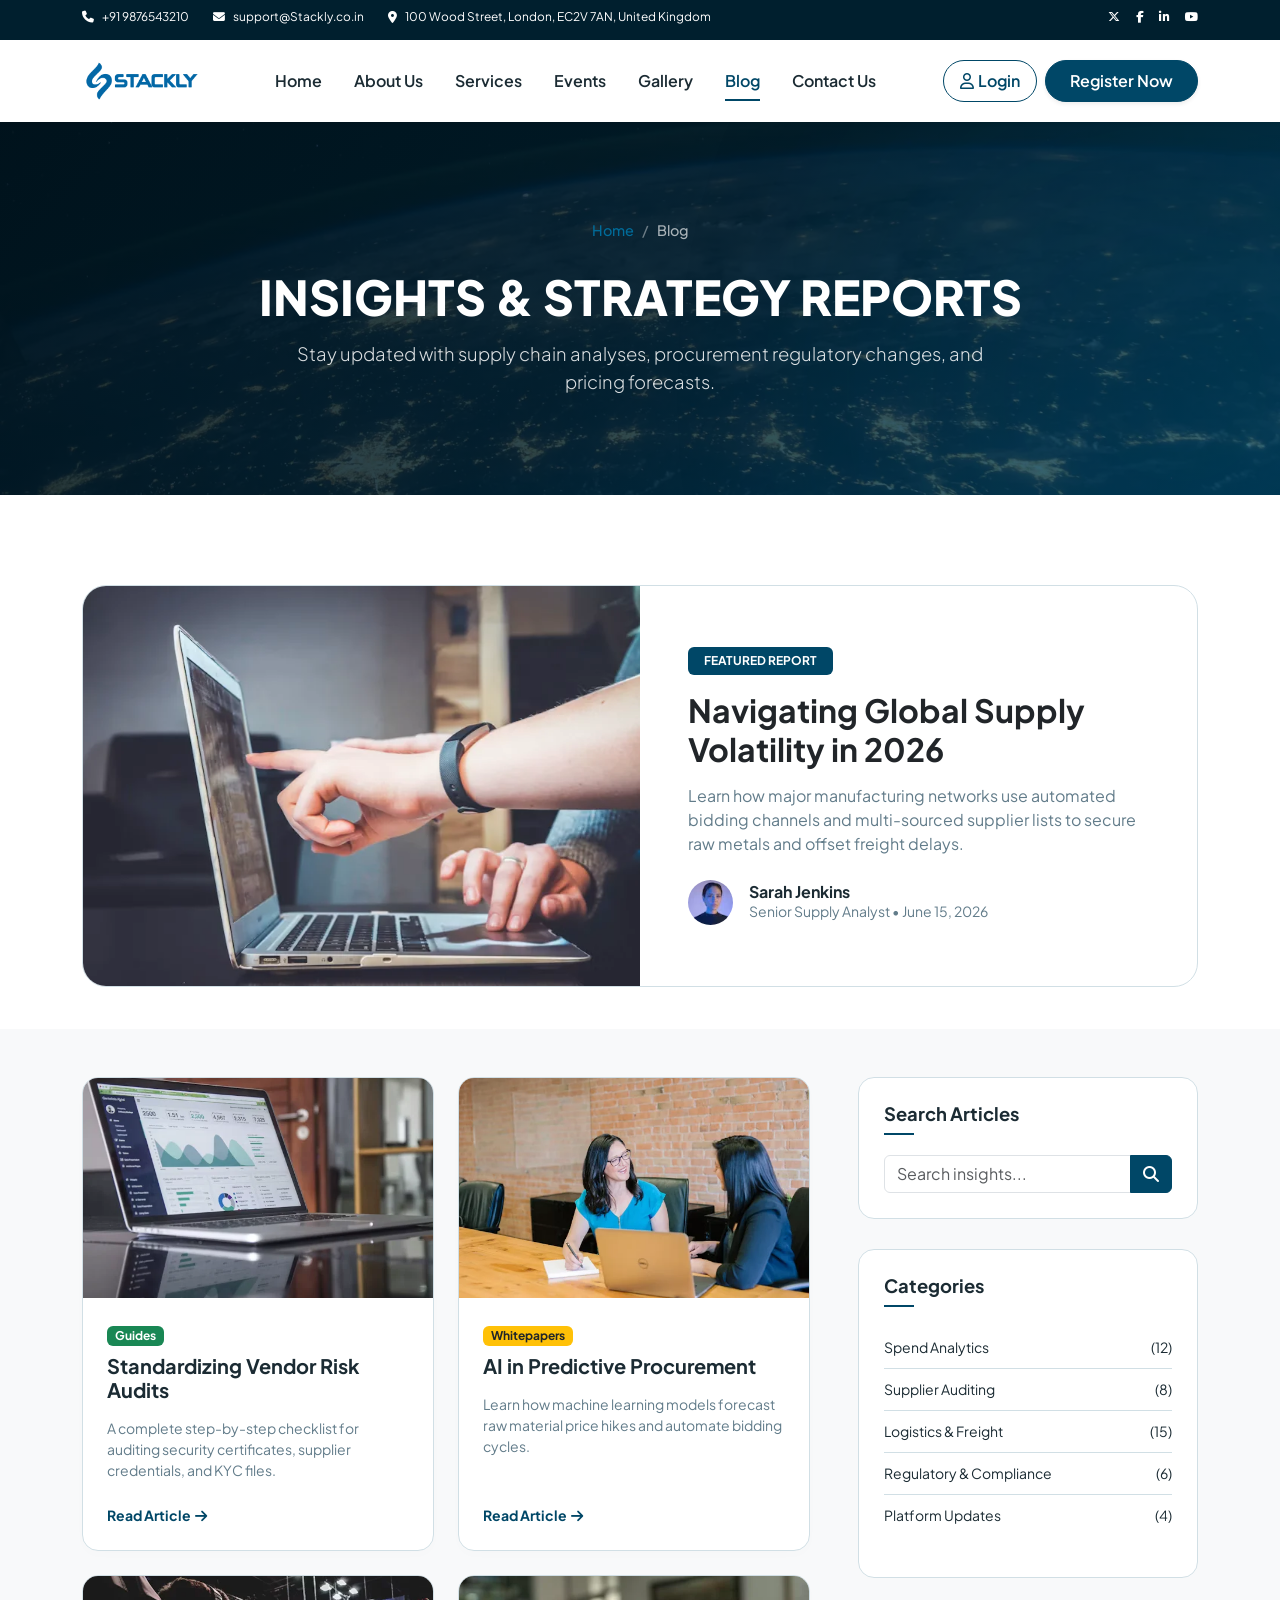
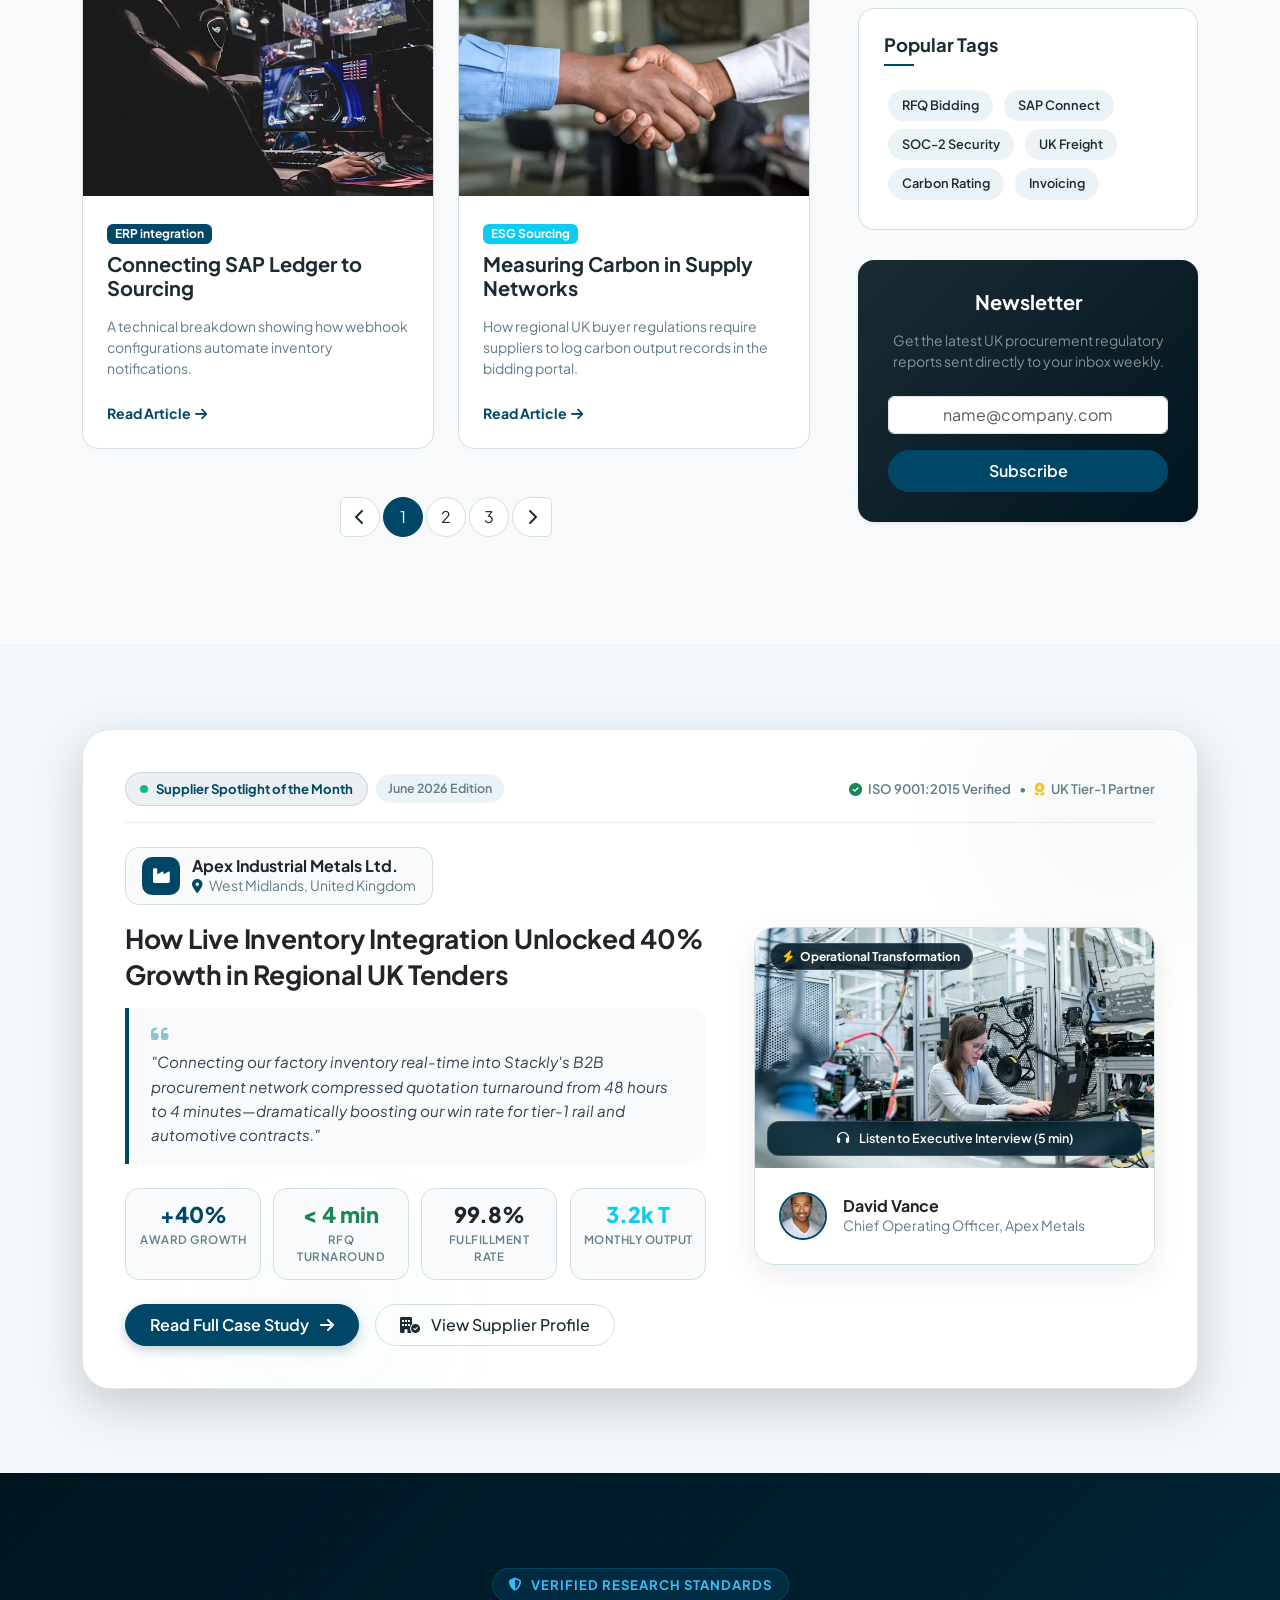
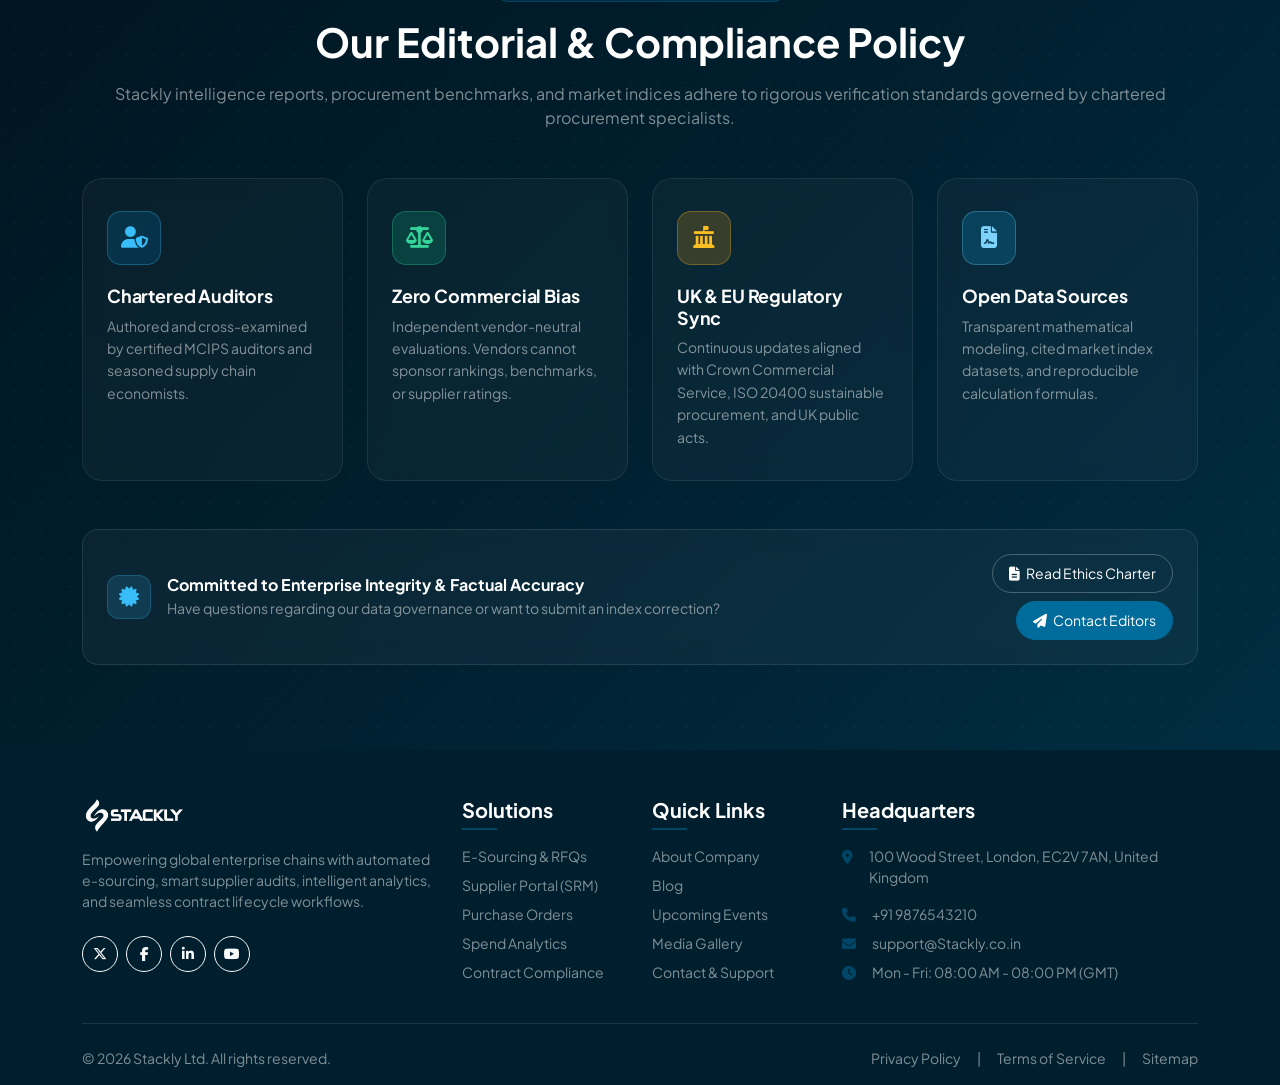
<file: pages/blog.html>
<!doctype html>
<html lang="en">
  <head>
    <meta charset="UTF-8" />
    <meta name="viewport" content="width=device-width, initial-scale=1.0" />
    <title>Blog & Insights - Stackly Platform</title>
    <!-- Favicon -->
    <link
      rel="icon"
      type="image/webp"
      href="../assets/images/logoStackly.webp"
    />
    <!-- Google Fonts -->
    <link rel="preconnect" href="https://fonts.googleapis.com" />
    <link rel="preconnect" href="https://fonts.gstatic.com" crossorigin />
    <!-- Bootstrap 5 CSS CDN -->
    <link
      href="https://cdn.jsdelivr.net/npm/bootstrap@5.3.2/dist/css/bootstrap.min.css"
      rel="stylesheet"
    />
    <!-- FontAwesome 6 Icons CDN -->
    <link
      rel="stylesheet"
      href="https://cdnjs.cloudflare.com/ajax/libs/font-awesome/6.7.2/css/all.min.css"
    />
    <!-- Custom Theme Styles -->
    <link rel="stylesheet" href="../assets/css/styles.css" />
    <!-- Page Specific Style -->
    <link rel="stylesheet" href="../assets/css/blog.css" />
  </head>
  <body>
    <!-- Header Common Component Placeholder -->
    <div id="header-placeholder"></div>

    <main>
      <!-- Section 1: Page Banner & Breadcrumbs (Standard Subpage Hero) -->
      <section class="subpage-banner" id="section-blog-banner">
        <div class="container text-center reveal reveal-up">
          <nav aria-label="breadcrumb">
            <ol class="breadcrumb justify-content-center">
              <li class="breadcrumb-item"><a href="../index.html">Home</a></li>
              <li class="breadcrumb-item active" aria-current="page">Blog</li>
            </ol>
          </nav>
          <h1 class="text-uppercase mt-3 text-white">
            Insights & Strategy Reports
          </h1>
          <p class="lead mx-auto">
            Stay updated with supply chain analyses, procurement regulatory
            changes, and pricing forecasts.
          </p>
        </div>
      </section>

      <!-- Section 2: Spotlight / Featured Article -->
      <section id="section-blog-spotlight" class="reveal reveal-up">
        <div class="container">
          <div class="blog-spotlight-card">
            <div class="row g-0">
              <div class="col-lg-6 reveal reveal-left reveal-delay-1">
                <div class="spotlight-img-wrap">
                  <img
                    src="../assets/images/blog/blog-spotlight-img.webp"
                    alt="Featured Post Image"
                  />
                </div>
              </div>
              <div
                class="col-lg-6 d-flex align-items-center reveal reveal-right reveal-delay-2"
              >
                <div class="p-5">
                  <span class="badge bg-primary px-3 py-2 text-uppercase mb-3"
                    >Featured Report</span
                  >
                  <h2 class="fw-bold mb-3">
                    <a
                      href="#"
                      class="text-decoration-none text-dark hover-primary"
                      >Navigating Global Supply Volatility in 2026</a
                    >
                  </h2>
                  <p class="text-slate-500 mb-4">
                    Learn how major manufacturing networks use automated bidding
                    channels and multi-sourced supplier lists to secure raw
                    metals and offset freight delays.
                  </p>
                  <div class="d-flex align-items-center gap-3">
                    <img
                      src="../assets/images/blog/blog-spotlight-avatar.webp"
                      alt="Author Sarah"
                      class="rounded-circle"
                      style="width: 45px; height: 45px; object-fit: cover"
                    />
                    <div>
                      <h6 class="fw-bold mb-0">Sarah Jenkins</h6>
                      <p class="small text-slate-500 mb-0">
                        Senior Supply Analyst &bull; June 15, 2026
                      </p>
                    </div>
                  </div>
                </div>
              </div>
            </div>
          </div>
        </div>
      </section>

      <!-- Section 3: Main Articles & Sidebar Grid Container -->
      <section id="section-blog-content" class="bg-light pt-0 reveal reveal-up">
        <div class="container">
          <div class="row g-5">
            <!-- Column 1: Articles Grid (6 Sections embedded within grid framework) -->
            <div class="col-lg-8">
              <div class="row g-4">
                <!-- Article Card 1 -->
                <div class="col-md-6">
                  <div
                    class="blog-card h-100 d-flex flex-column bg-white reveal reveal-up reveal-delay-1"
                  >
                    <div class="blog-card-img-wrap">
                      <img
                        src="../assets/images/blog/blog-card-img-wrap-1.webp"
                        alt="AI Bidding Models"
                        class="w-100"
                      />
                    </div>
                    <div
                      class="p-4 d-flex flex-column flex-grow-1 justify-content-between"
                    >
                      <div>
                        <span class="badge bg-success mb-2">Guides</span>
                        <h4 class="fw-bold h5 mb-3">
                          <a
                            href="#"
                            class="text-decoration-none text-slate-800 hover-primary"
                            >Standardizing Vendor Risk Audits</a
                          >
                        </h4>
                        <p class="text-slate-500 small mb-4">
                          A complete step-by-step checklist for auditing
                          security certificates, supplier credentials, and KYC
                          files.
                        </p>
                      </div>
                      <a
                        href="#"
                        class="text-primary text-decoration-none fw-bold small"
                        >Read Article
                        <i class="fa-solid fa-arrow-right ms-1"></i
                      ></a>
                    </div>
                  </div>
                </div>
                <!-- Article Card 2 -->
                <div class="col-md-6">
                  <div
                    class="blog-card h-100 d-flex flex-column bg-white reveal reveal-up reveal-delay-2"
                  >
                    <div class="blog-card-img-wrap">
                      <img
                        src="../assets/images/blog/blog-card-img-wrap-2.webp"
                        alt="Supply Chain Security"
                        class="w-100"
                      />
                    </div>
                    <div
                      class="p-4 d-flex flex-column flex-grow-1 justify-content-between"
                    >
                      <div>
                        <span class="badge bg-warning text-dark mb-2"
                          >Whitepapers</span
                        >
                        <h4 class="fw-bold h5 mb-3">
                          <a
                            href="#"
                            class="text-decoration-none text-slate-800 hover-primary"
                            >AI in Predictive Procurement</a
                          >
                        </h4>
                        <p class="text-slate-500 small mb-4">
                          Learn how machine learning models forecast raw
                          material price hikes and automate bidding cycles.
                        </p>
                      </div>
                      <a
                        href="#"
                        class="text-primary text-decoration-none fw-bold small"
                        >Read Article
                        <i class="fa-solid fa-arrow-right ms-1"></i
                      ></a>
                    </div>
                  </div>
                </div>
                <!-- Article Card 3 -->
                <div class="col-md-6">
                  <div
                    class="blog-card h-100 d-flex flex-column bg-white reveal reveal-up reveal-delay-3"
                  >
                    <div class="blog-card-img-wrap">
                      <img
                        src="../assets/images/blog/blog-card-img-wrap-3.webp"
                        alt="Logistics Flow"
                        class="w-100"
                      />
                    </div>
                    <div
                      class="p-4 d-flex flex-column flex-grow-1 justify-content-between"
                    >
                      <div>
                        <span class="badge bg-primary mb-2"
                          >ERP integration</span
                        >
                        <h4 class="fw-bold h5 mb-3">
                          <a
                            href="#"
                            class="text-decoration-none text-slate-800 hover-primary"
                            >Connecting SAP Ledger to Sourcing</a
                          >
                        </h4>
                        <p class="text-slate-500 small mb-4">
                          A technical breakdown showing how webhook
                          configurations automate inventory notifications.
                        </p>
                      </div>
                      <a
                        href="#"
                        class="text-primary text-decoration-none fw-bold small"
                        >Read Article
                        <i class="fa-solid fa-arrow-right ms-1"></i
                      ></a>
                    </div>
                  </div>
                </div>
                <!-- Article Card 4 -->
                <div class="col-md-6">
                  <div
                    class="blog-card h-100 d-flex flex-column bg-white reveal reveal-up reveal-delay-4"
                  >
                    <div class="blog-card-img-wrap">
                      <img
                        src="../assets/images/blog/blog-card-img-wrap-4.webp"
                        alt="ESG Sourcing"
                        class="w-100"
                      />
                    </div>
                    <div
                      class="p-4 d-flex flex-column flex-grow-1 justify-content-between"
                    >
                      <div>
                        <span class="badge bg-info text-white mb-2"
                          >ESG Sourcing</span
                        >
                        <h4 class="fw-bold h5 mb-3">
                          <a
                            href="#"
                            class="text-decoration-none text-slate-800 hover-primary"
                            >Measuring Carbon in Supply Networks</a
                          >
                        </h4>
                        <p class="text-slate-500 small mb-4">
                          How regional UK buyer regulations require suppliers to
                          log carbon output records in the bidding portal.
                        </p>
                      </div>
                      <a
                        href="#"
                        class="text-primary text-decoration-none fw-bold small"
                        >Read Article
                        <i class="fa-solid fa-arrow-right ms-1"></i
                      ></a>
                    </div>
                  </div>
                </div>
              </div>

              <!-- Pagination section within the grid context -->
              <div
                class="pagination-wrap d-flex justify-content-center mt-5 reveal reveal-fade"
              >
                <nav aria-label="Page navigation">
                  <ul class="pagination align-items-center">
                    <li class="page-item">
                      <a class="page-link" href="#" aria-label="Previous"
                        ><i class="fa-solid fa-chevron-left"></i
                      ></a>
                    </li>
                    <li class="page-item active">
                      <a class="page-link" href="#">1</a>
                    </li>
                    <li class="page-item">
                      <a class="page-link" href="#">2</a>
                    </li>
                    <li class="page-item">
                      <a class="page-link" href="#">3</a>
                    </li>
                    <li class="page-item">
                      <a class="page-link" href="#" aria-label="Next"
                        ><i class="fa-solid fa-chevron-right"></i
                      ></a>
                    </li>
                  </ul>
                </nav>
              </div>
            </div>

            <!-- Column 2: Sidebar Widgets (Contains remaining sections) -->
            <div class="col-lg-4">
              <!-- Section 4: Sidebar Search Widget -->
              <div class="sidebar-widget reveal reveal-up reveal-delay-1">
                <h5 class="widget-title">Search Articles</h5>
                <div class="input-group">
                  <input
                    type="text"
                    id="blogSearchInput"
                    name="blogSearch"
                    class="form-control"
                    placeholder="Search insights..."
                    aria-label="Search insights"
                  />
                  <button
                    class="btn btn-primary"
                    type="button"
                    aria-label="Search articles"
                  >
                    <i class="fa-solid fa-magnifying-glass"></i>
                  </button>
                </div>
              </div>

              <!-- Section 5: Sidebar Categories Widget -->
              <div class="sidebar-widget reveal reveal-up reveal-delay-2">
                <h5 class="widget-title">Categories</h5>
                <ul class="list-unstyled widget-list-categories small">
                  <li>
                    <a href="#">Spend Analytics <span>(12)</span></a>
                  </li>
                  <li>
                    <a href="#">Supplier Auditing <span>(8)</span></a>
                  </li>
                  <li>
                    <a href="#">Logistics & Freight <span>(15)</span></a>
                  </li>
                  <li>
                    <a href="#">Regulatory & Compliance <span>(6)</span></a>
                  </li>
                  <li>
                    <a href="#">Platform Updates <span>(4)</span></a>
                  </li>
                </ul>
              </div>

              <!-- Section 6: Sidebar Tags Widget -->
              <div class="sidebar-widget reveal reveal-up reveal-delay-3">
                <h5 class="widget-title">Popular Tags</h5>
                <div class="widget-tags-list">
                  <a href="#">RFQ Bidding</a>
                  <a href="#">SAP Connect</a>
                  <a href="#">SOC-2 Security</a>
                  <a href="#">UK Freight</a>
                  <a href="#">Carbon Rating</a>
                  <a href="#">Invoicing</a>
                </div>
              </div>

              <!-- Section 7: Sidebar Newsletter Sign-up -->
              <div
                class="newsletter-sidebar-card shadow-sm reveal reveal-up reveal-delay-4"
              >
                <h5 class="fw-bold mb-3">Newsletter</h5>
                <p class="small text-white-50 mb-4">
                  Get the latest UK procurement regulatory reports sent directly
                  to your inbox weekly.
                </p>
                <form class="b2b-form">
                  <div class="mb-3">
                    <input
                      type="email"
                      id="newsletterEmail"
                      name="newsletterEmail"
                      class="form-control text-center"
                      placeholder="name@company.com"
                      aria-label="Corporate email address for newsletter"
                      required
                    />
                  </div>
                  <button
                    type="submit"
                    class="btn btn-primary w-100 py-2 fw-semibold rounded-pill"
                  >
                    Subscribe
                  </button>
                  <div
                    class="form-success-alert alert alert-success d-none mt-3 mb-0 py-2 small"
                    role="alert"
                  >
                    Subscribed!
                  </div>
                </form>
              </div>
            </div>
          </div>
        </div>
      </section>

      <!-- Section 8: Supplier Spotlight Corner -->
      <section id="section-blog-spotlight-supplier" class="reveal reveal-up">
        <div class="container">
          <div class="supplier-spotlight-wrapper shadow-lg">
            <!-- Ambient Background Glow Accents -->
            <div class="spotlight-bg-glow spotlight-glow-1"></div>
            <div class="spotlight-bg-glow spotlight-glow-2"></div>

            <div class="spotlight-inner position-relative">
              <!-- Top Metadata Header -->
              <div
                class="d-flex flex-wrap align-items-center justify-content-between gap-3 mb-4 pb-3 border-bottom border-light-subtle reveal reveal-fade"
              >
                <div class="d-flex align-items-center gap-2">
                  <span class="spotlight-live-pill">
                    <span class="pulse-indicator"></span> Supplier Spotlight of
                    the Month
                  </span>
                  <span class="badge-edition">June 2026 Edition</span>
                </div>
                <div
                  class="d-flex align-items-center gap-2 text-slate-500 small"
                >
                  <span class="verified-tag"
                    ><i class="fa-solid fa-circle-check text-success me-1"></i>
                    ISO 9001:2015 Verified</span
                  >
                  <span class="d-none d-sm-inline">&bull;</span>
                  <span class="tier-tag"
                    ><i class="fa-solid fa-award text-warning me-1"></i> UK
                    Tier-1 Partner</span
                  >
                </div>
              </div>

              <!-- Main Content Grid -->
              <div class="row align-items-center g-5">
                <!-- Left Details & Metrics Column -->
                <div class="col-lg-7 reveal reveal-left reveal-delay-1">
                  <div class="supplier-info-badge mb-3">
                    <div class="supplier-icon-wrap">
                      <i class="fa-solid fa-industry"></i>
                    </div>
                    <div>
                      <h6 class="fw-bold mb-0 text-dark">
                        Apex Industrial Metals Ltd.
                      </h6>
                      <p class="small text-slate-500 mb-0">
                        <i
                          class="fa-solid fa-location-dot me-1 text-primary"
                        ></i>
                        West Midlands, United Kingdom
                      </p>
                    </div>
                  </div>

                  <h3 class="spotlight-title fw-bold text-dark mb-3">
                    How Live Inventory Integration Unlocked 40% Growth in
                    Regional UK Tenders
                  </h3>

                  <div class="spotlight-quote-box mb-4">
                    <i class="fa-solid fa-quote-left quote-icon"></i>
                    <p class="quote-text mb-0">
                      "Connecting our factory inventory real-time into Stackly's
                      B2B procurement network compressed quotation turnaround
                      from 48 hours to 4 minutes—dramatically boosting our win
                      rate for tier-1 rail and automotive contracts."
                    </p>
                  </div>

                  <!-- Dynamic Metrics Highlights Grid -->
                  <div class="spotlight-metrics-row mb-4">
                    <div class="metric-card reveal reveal-zoom reveal-delay-1">
                      <div class="metric-value text-primary">+40%</div>
                      <div class="metric-label">Award Growth</div>
                    </div>
                    <div class="metric-card reveal reveal-zoom reveal-delay-2">
                      <div class="metric-value text-success">&lt; 4 min</div>
                      <div class="metric-label">RFQ Turnaround</div>
                    </div>
                    <div class="metric-card reveal reveal-zoom reveal-delay-3">
                      <div class="metric-value text-dark">99.8%</div>
                      <div class="metric-label">Fulfillment Rate</div>
                    </div>
                    <div class="metric-card reveal reveal-zoom reveal-delay-4">
                      <div class="metric-value text-info">3.2k T</div>
                      <div class="metric-label">Monthly Output</div>
                    </div>
                  </div>

                  <div class="d-flex flex-wrap align-items-center gap-3">
                    <a
                      href="#"
                      class="btn btn-primary btn-spotlight-primary px-4 py-2 rounded-pill fw-semibold"
                    >
                      Read Full Case Study
                      <i
                        class="fa-solid fa-arrow-right ms-2 transition-icon"
                      ></i>
                    </a>
                    <a
                      href="#"
                      class="btn btn-outline-secondary btn-spotlight-secondary px-4 py-2 rounded-pill fw-medium"
                    >
                      <i class="fa-solid fa-building-circle-check me-2"></i>
                      View Supplier Profile
                    </a>
                  </div>
                </div>

                <!-- Right Spotlight Showcase Media Column -->
                <div class="col-lg-5 reveal reveal-right reveal-delay-2">
                  <div class="spotlight-media-card">
                    <div class="media-image-holder">
                      <img
                        src="../assets/images/blog/blog-media-image-holder.webp"
                        alt="Apex Industrial Metals Smart Warehouse"
                        class="spotlight-img img-fluid"
                      />
                      <div class="media-overlay">
                        <span class="media-category-chip"
                          ><i class="fa-solid fa-bolt me-1 text-warning"></i>
                          Operational Transformation</span
                        >
                      </div>
                      <div class="audio-pill">
                        <i class="fa-solid fa-headphones text-white me-1"></i>
                        <span>Listen to Executive Interview (5 min)</span>
                      </div>
                    </div>

                    <div class="media-card-body p-4 bg-white">
                      <div class="d-flex align-items-center gap-3">
                        <img
                          src="../assets/images/blog/blog-media-image-holder-avatar.webp"
                          alt="David Vance - Chief Operations Officer"
                          class="author-avatar rounded-circle border border-2 border-primary"
                        />
                        <div>
                          <h6 class="fw-bold mb-0 text-dark">David Vance</h6>
                          <p class="small text-slate-500 mb-0">
                            Chief Operating Officer, Apex Metals
                          </p>
                        </div>
                      </div>
                    </div>
                  </div>
                </div>
              </div>
            </div>
          </div>
        </div>
      </section>

      <!-- Section 9: Editorial Policy Section -->
      <section
        class="editorial-policy-section reveal reveal-up"
        id="section-blog-policy"
      >
        <div class="policy-ambient-grid"></div>
        <div class="container position-relative">
          <!-- Section Heading -->
          <div
            class="text-center max-width-700 mx-auto mb-5 reveal reveal-down"
          >
            <span class="policy-header-badge mb-3">
              <i class="fa-solid fa-shield-halved me-2"></i> Verified Research
              Standards
            </span>
            <h2 class="text-white fw-bold display-6 mb-3">
              Our Editorial & Compliance Policy
            </h2>
            <p class="text-white-50">
              Stackly intelligence reports, procurement benchmarks, and market
              indices adhere to rigorous verification standards governed by
              chartered procurement specialists.
            </p>
          </div>

          <!-- Feature Cards Grid (4 Pillars) -->
          <div class="row g-4 mb-5">
            <!-- Card 1 -->
            <div class="col-md-6 col-lg-3">
              <div class="policy-card h-100 reveal reveal-up reveal-delay-1">
                <div class="policy-card-icon-wrap bg-primary-soft">
                  <i class="fa-solid fa-user-shield"></i>
                </div>
                <h5 class="policy-card-title text-white fw-bold mb-2">
                  Chartered Auditors
                </h5>
                <p class="policy-card-text text-white-50 small mb-0">
                  Authored and cross-examined by certified MCIPS auditors and
                  seasoned supply chain economists.
                </p>
                <div class="policy-card-hover-indicator"></div>
              </div>
            </div>

            <!-- Card 2 -->
            <div class="col-md-6 col-lg-3">
              <div class="policy-card h-100 reveal reveal-up reveal-delay-2">
                <div class="policy-card-icon-wrap bg-success-soft">
                  <i class="fa-solid fa-scale-balanced"></i>
                </div>
                <h5 class="policy-card-title text-white fw-bold mb-2">
                  Zero Commercial Bias
                </h5>
                <p class="policy-card-text text-white-50 small mb-0">
                  Independent vendor-neutral evaluations. Vendors cannot sponsor
                  rankings, benchmarks, or supplier ratings.
                </p>
                <div class="policy-card-hover-indicator"></div>
              </div>
            </div>

            <!-- Card 3 -->
            <div class="col-md-6 col-lg-3">
              <div class="policy-card h-100 reveal reveal-up reveal-delay-3">
                <div class="policy-card-icon-wrap bg-warning-soft">
                  <i class="fa-solid fa-landmark-flag"></i>
                </div>
                <h5 class="policy-card-title text-white fw-bold mb-2">
                  UK & EU Regulatory Sync
                </h5>
                <p class="policy-card-text text-white-50 small mb-0">
                  Continuous updates aligned with Crown Commercial Service, ISO
                  20400 sustainable procurement, and UK public acts.
                </p>
                <div class="policy-card-hover-indicator"></div>
              </div>
            </div>

            <!-- Card 4 -->
            <div class="col-md-6 col-lg-3">
              <div class="policy-card h-100 reveal reveal-up reveal-delay-4">
                <div class="policy-card-icon-wrap bg-info-soft">
                  <i class="fa-solid fa-file-contract"></i>
                </div>
                <h5 class="policy-card-title text-white fw-bold mb-2">
                  Open Data Sources
                </h5>
                <p class="policy-card-text text-white-50 small mb-0">
                  Transparent mathematical modeling, cited market index
                  datasets, and reproducible calculation formulas.
                </p>
                <div class="policy-card-hover-indicator"></div>
              </div>
            </div>
          </div>

          <!-- Bottom Interactive Assurance Bar -->
          <div
            class="policy-assurance-bar p-4 rounded-4 reveal reveal-up reveal-delay-2"
          >
            <div class="row align-items-center g-3">
              <div class="col-lg-8">
                <div class="d-flex align-items-center gap-3">
                  <div class="assurance-icon-box">
                    <i class="fa-solid fa-certificate"></i>
                  </div>
                  <div>
                    <h6 class="text-white fw-bold mb-1">
                      Committed to Enterprise Integrity & Factual Accuracy
                    </h6>
                    <p class="text-white-50 small mb-0">
                      Have questions regarding our data governance or want to
                      submit an index correction?
                    </p>
                  </div>
                </div>
              </div>
              <div
                class="col-lg-4 text-lg-end d-flex flex-wrap gap-2 justify-content-lg-end"
              >
                <a
                  href="#"
                  class="btn btn-outline-light btn-sm rounded-pill px-3 py-2 policy-btn"
                >
                  <i class="fa-solid fa-file-lines me-1"></i> Read Ethics
                  Charter
                </a>
                <a
                  href="#"
                  class="btn btn-primary btn-sm rounded-pill px-3 py-2 policy-btn-primary"
                >
                  <i class="fa-solid fa-paper-plane me-1"></i> Contact Editors
                </a>
              </div>
            </div>
          </div>
        </div>
      </section>
    </main>

    <!-- Footer Common Component Placeholder -->
    <div id="footer-placeholder"></div>

    <!-- Bootstrap 5 JS Bundle CDN (Includes Popper) -->
    <script src="https://cdn.jsdelivr.net/npm/bootstrap@5.3.2/dist/js/bootstrap.bundle.min.js"></script>
    <!-- Custom Theme Script -->
    <script src="../assets/js/script.js"></script>
  </body>
</html>
</file>
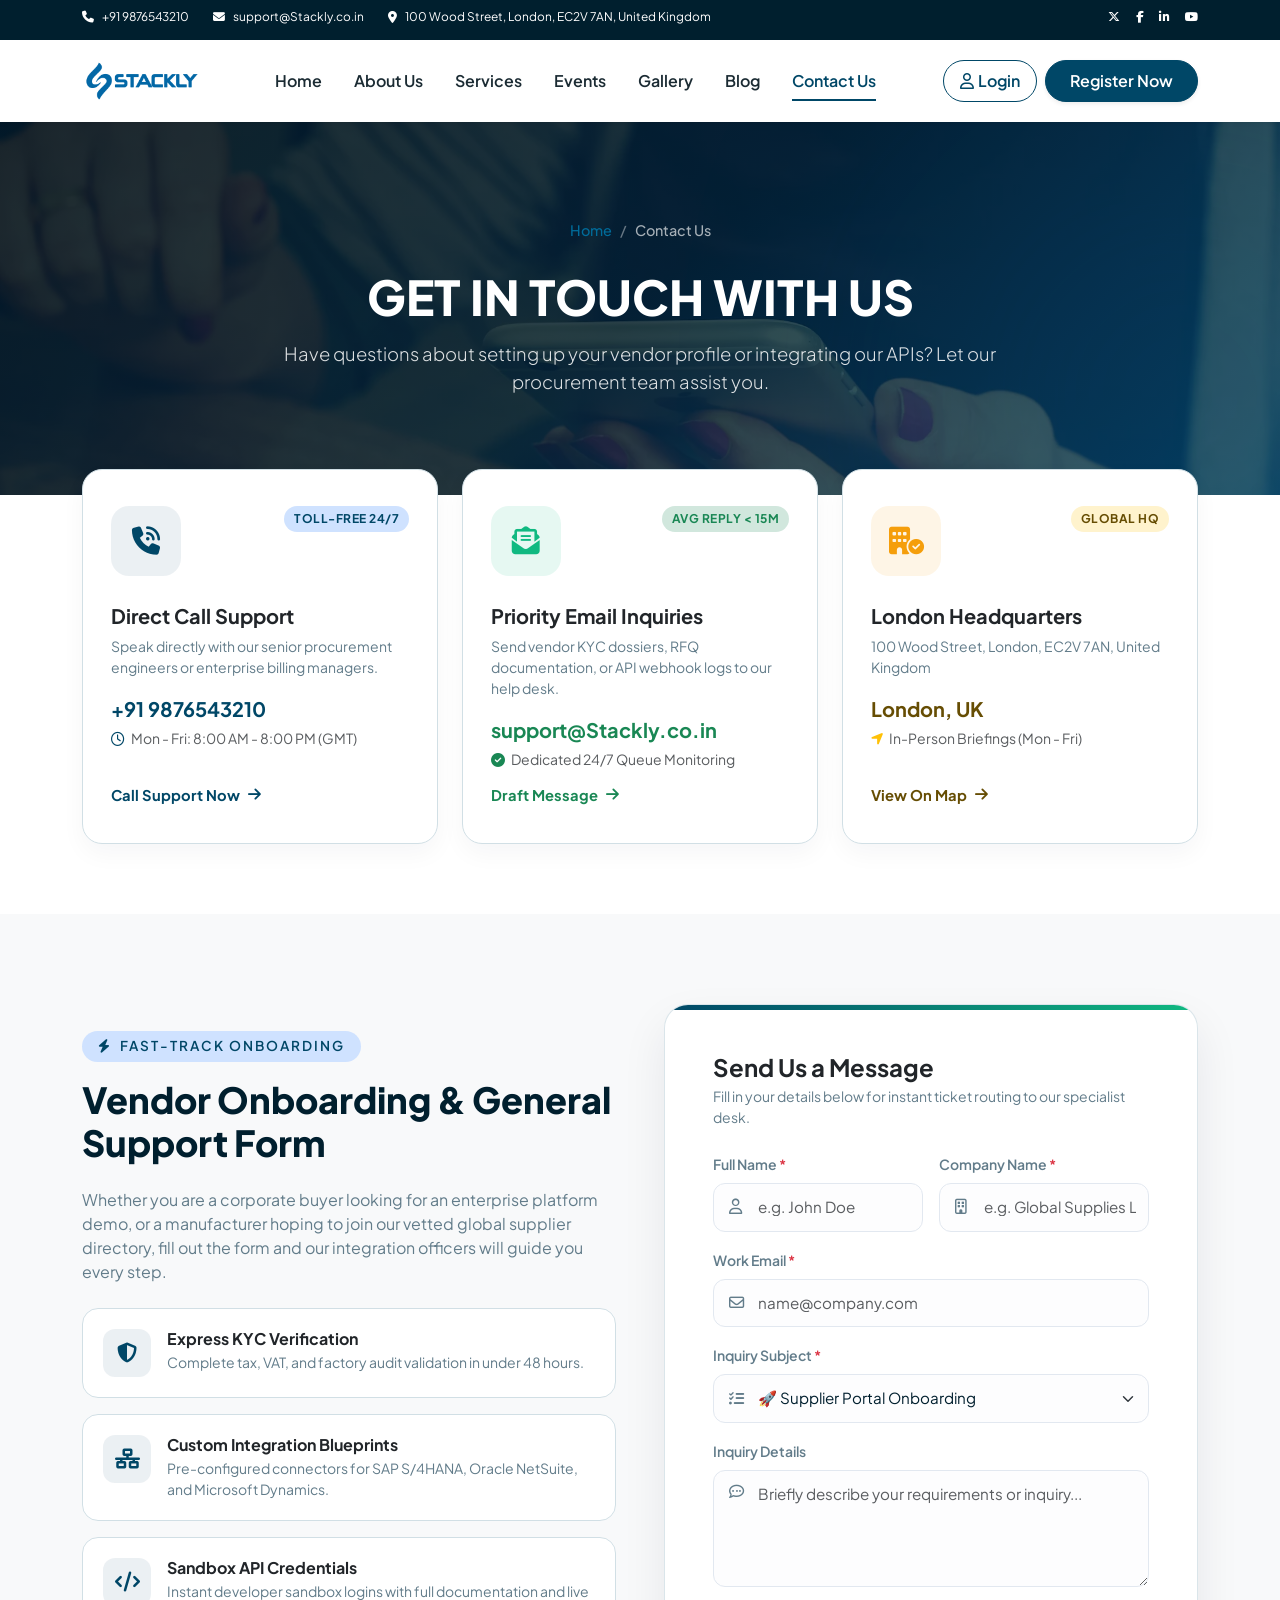
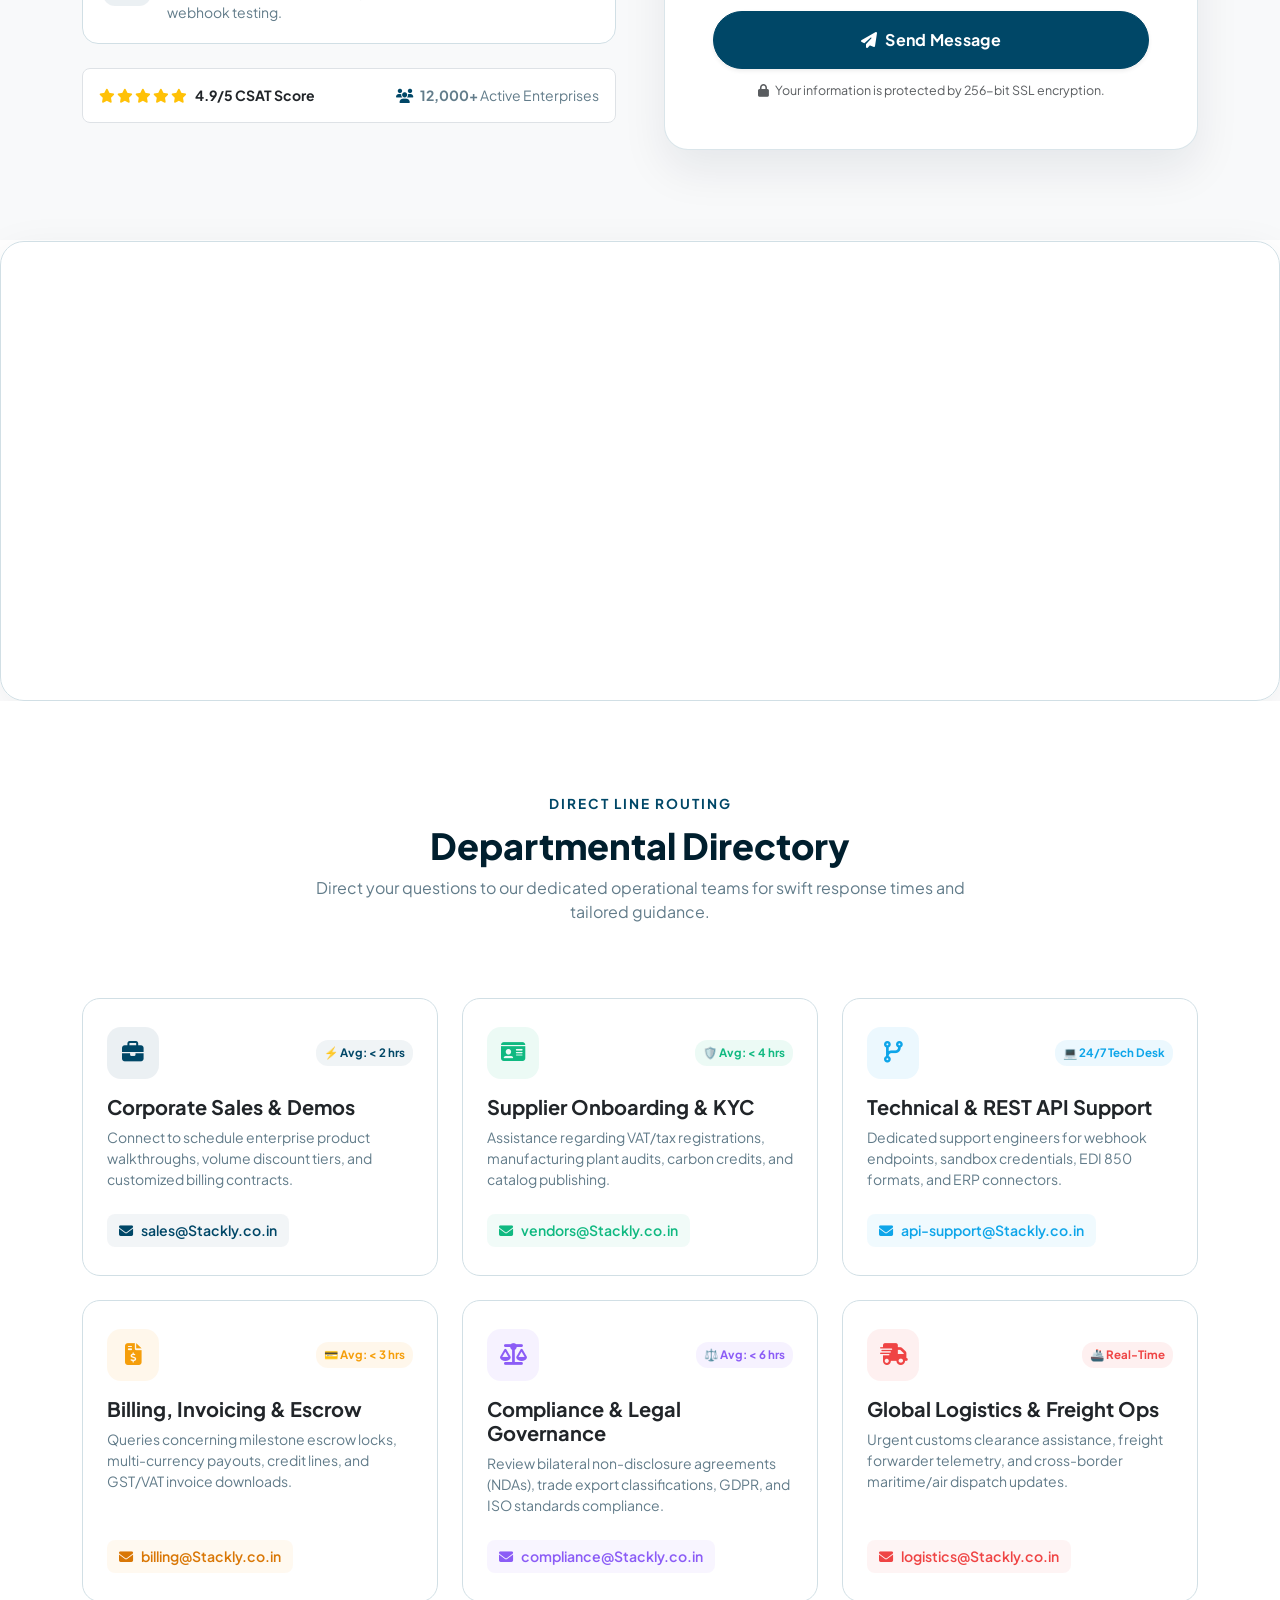
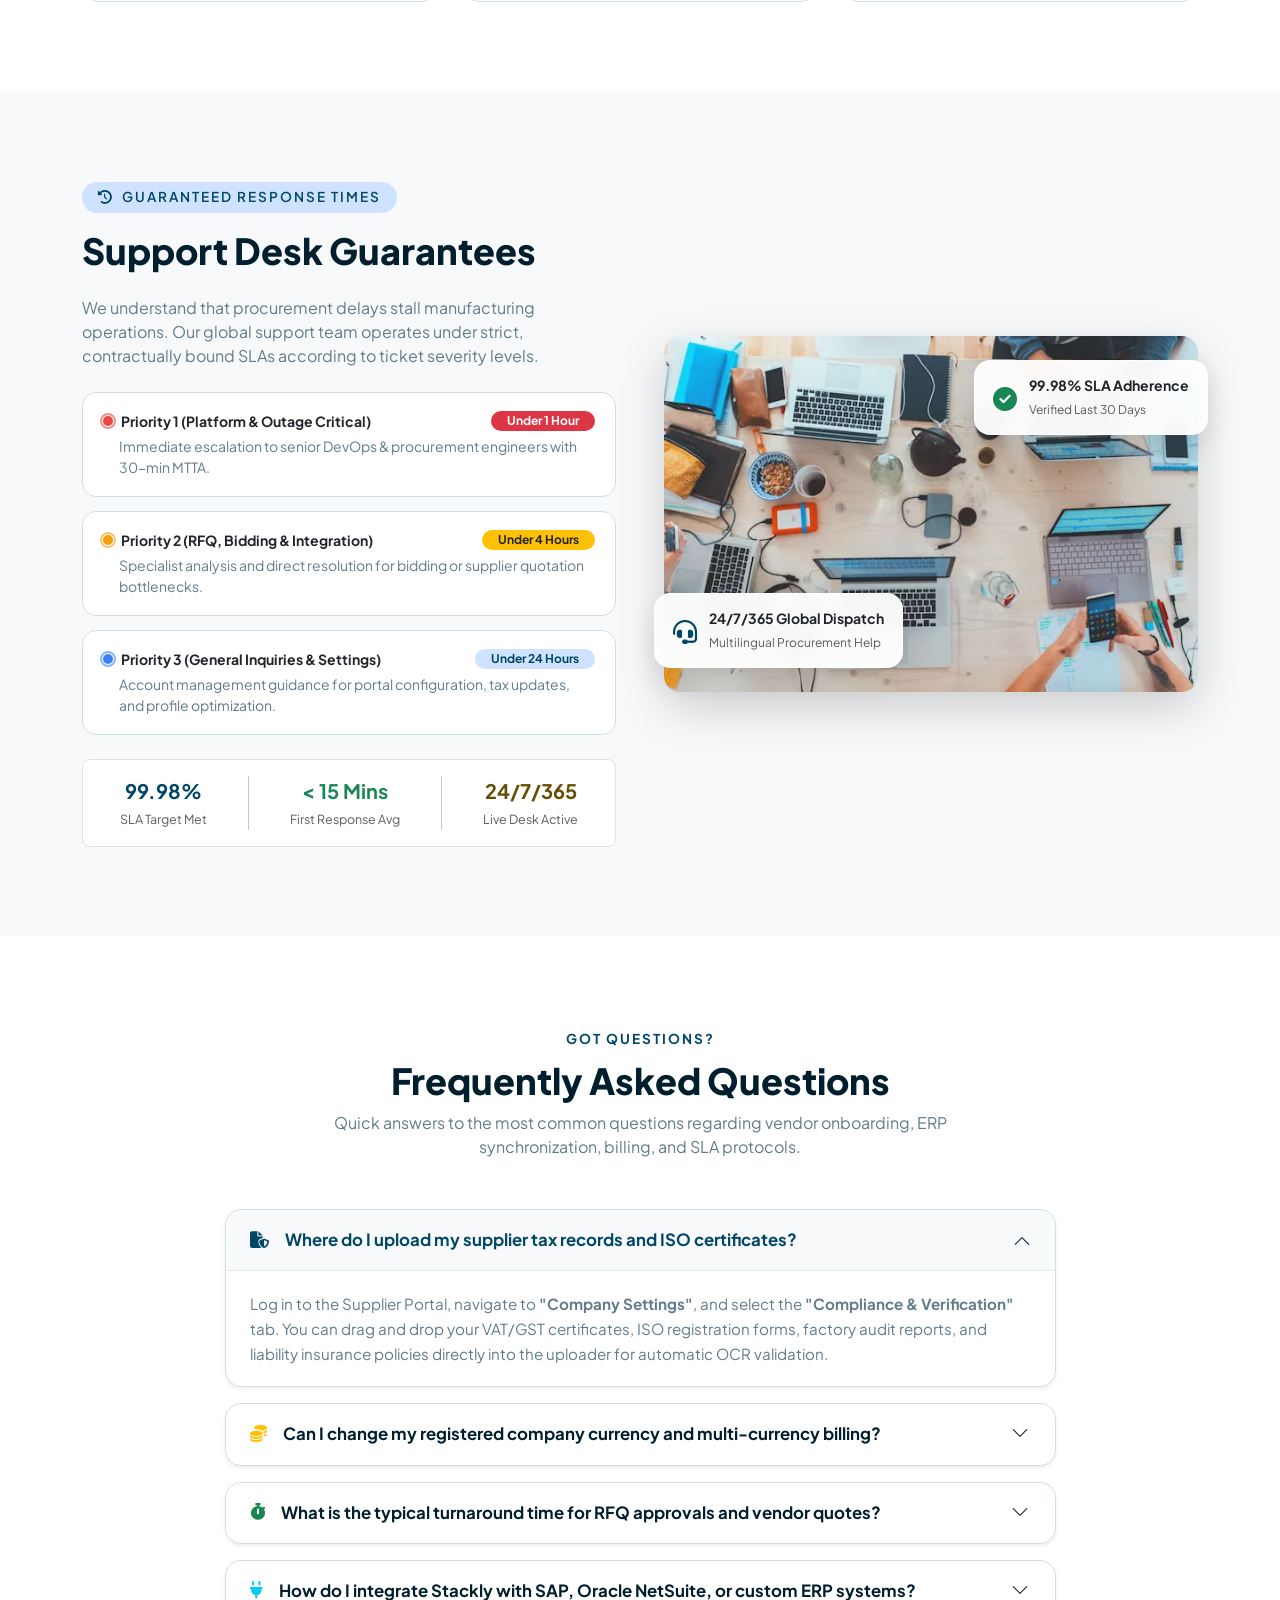
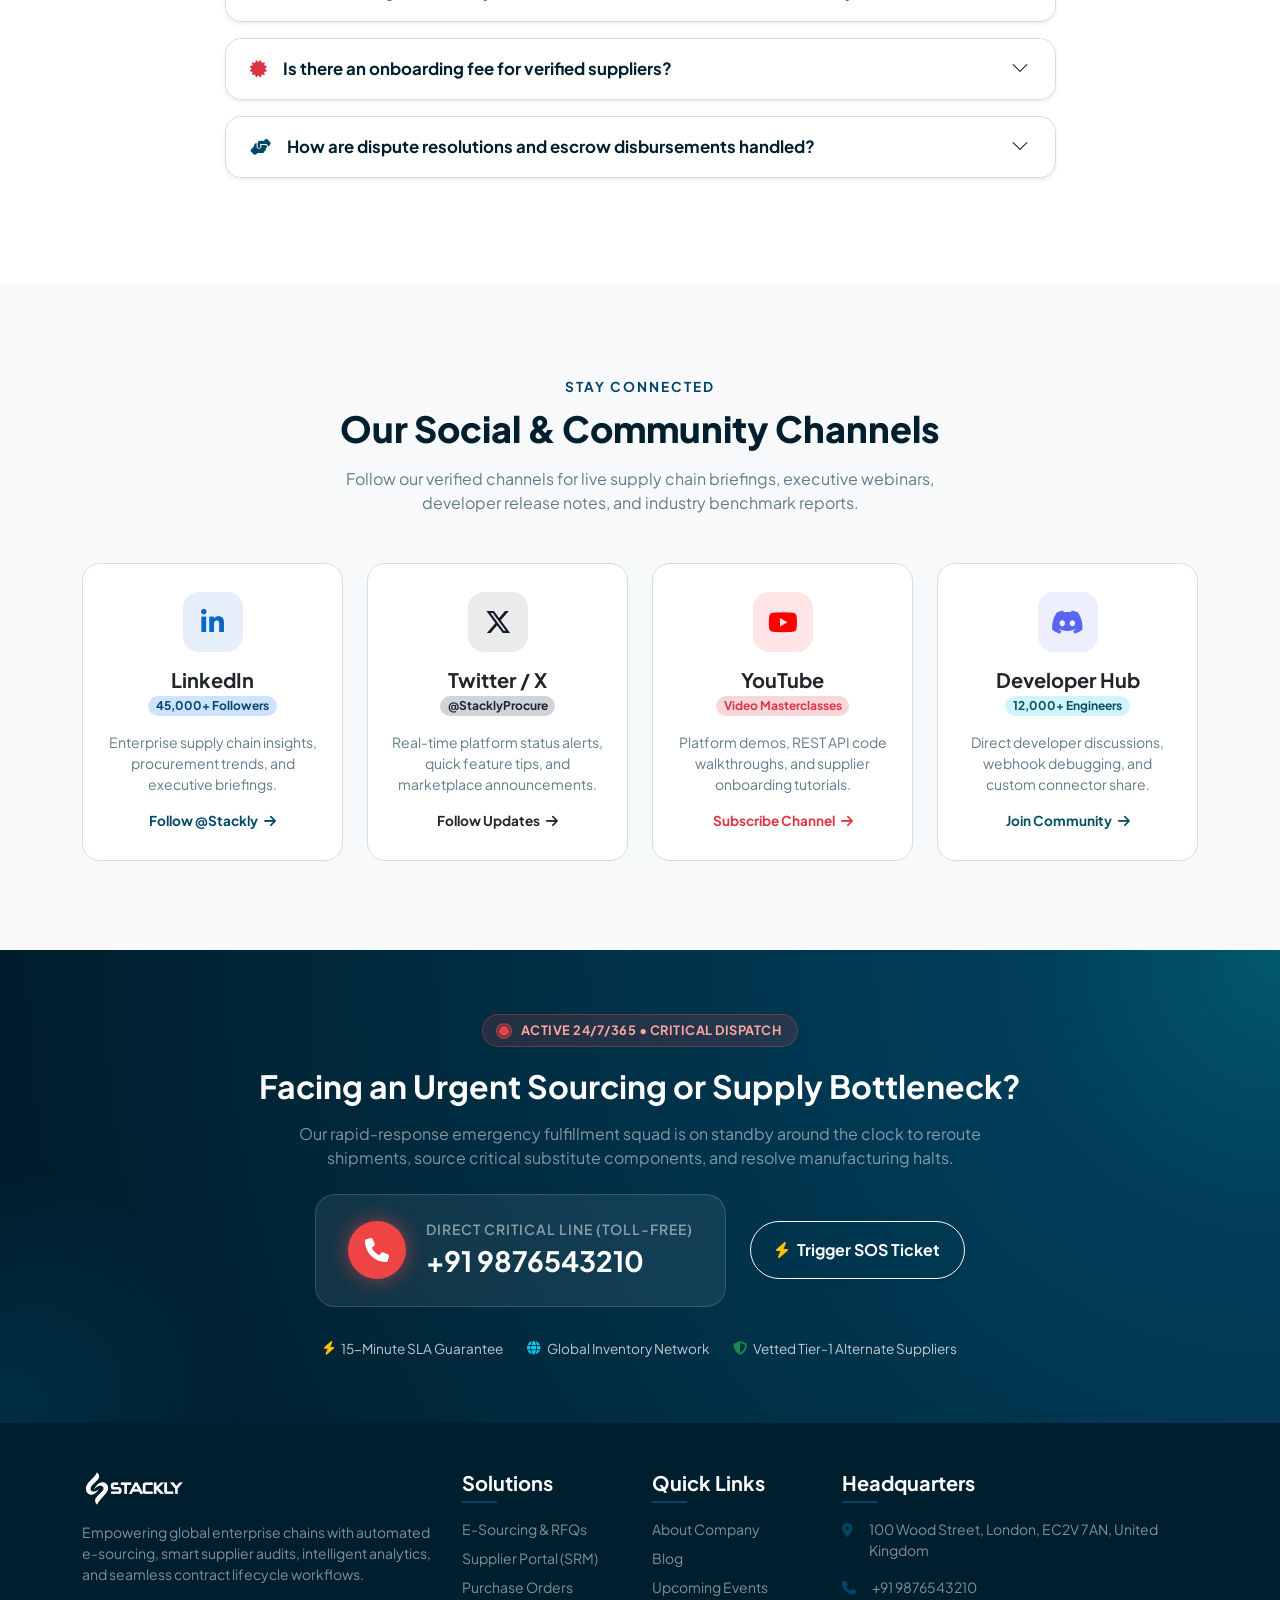
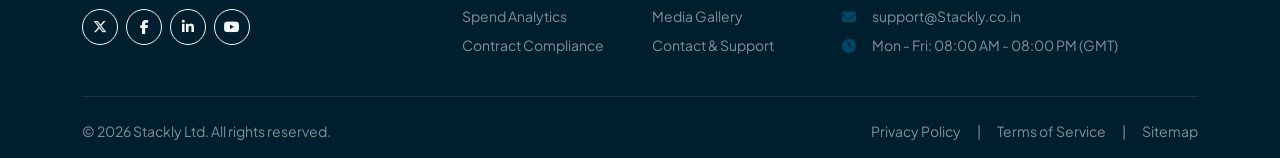
<file: pages/contact.html>
<!doctype html>
<html lang="en">
  <head>
    <meta charset="UTF-8" />
    <meta name="viewport" content="width=device-width, initial-scale=1.0" />
    <title>Contact Us - Stackly Platform</title>
    <!-- Favicon -->
    <link
      rel="icon"
      type="image/webp"
      href="../assets/images/logoStackly.webp"
    />
    <!-- Google Fonts -->
    <link rel="preconnect" href="https://fonts.googleapis.com" />
    <link rel="preconnect" href="https://fonts.gstatic.com" crossorigin />
    <!-- Bootstrap 5 CSS CDN -->
    <link
      href="https://cdn.jsdelivr.net/npm/bootstrap@5.3.2/dist/css/bootstrap.min.css"
      rel="stylesheet"
    />
    <!-- FontAwesome 6 Icons CDN -->
    <link
      rel="stylesheet"
      href="https://cdnjs.cloudflare.com/ajax/libs/font-awesome/6.7.2/css/all.min.css"
    />
    <!-- Custom Theme Styles -->
    <link rel="stylesheet" href="../assets/css/styles.css" />
    <!-- Page Specific Style -->
    <link rel="stylesheet" href="../assets/css/contact.css" />
  </head>
  <body>
    <!-- Header Common Component Placeholder -->
    <div id="header-placeholder"></div>

    <main>
      <!-- Section 1: Page Banner & Breadcrumbs (Standard Subpage Hero) -->
      <section class="subpage-banner" id="section-contact-banner">
        <div class="container text-center reveal reveal-up">
          <nav aria-label="breadcrumb">
            <ol class="breadcrumb justify-content-center">
              <li class="breadcrumb-item"><a href="../index.html">Home</a></li>
              <li class="breadcrumb-item active" aria-current="page">
                Contact Us
              </li>
            </ol>
          </nav>
          <h1 class="text-uppercase mt-3 text-white">Get in Touch with Us</h1>
          <p class="lead mx-auto">
            Have questions about setting up your vendor profile or integrating
            our APIs? Let our procurement team assist you.
          </p>
        </div>
      </section>

      <!-- Section 2: Contact Information Cards -->
      <section id="section-contact-cards" class="reveal reveal-up">
        <div class="container">
          <div class="row g-4">
            <!-- Card 1: Phone -->
            <div class="col-lg-4 col-md-6">
              <div
                class="contact-info-card card-phone reveal reveal-up reveal-delay-1"
              >
                <div>
                  <div
                    class="d-flex justify-content-between align-items-start mb-2"
                  >
                    <div class="contact-info-icon-wrapper">
                      <i class="fa-solid fa-phone-volume"></i>
                    </div>
                    <span
                      class="contact-info-badge bg-primary-subtle text-primary"
                      >Toll-Free 24/7</span
                    >
                  </div>
                  <h4 class="fw-bold text-dark h5 mb-2">Direct Call Support</h4>
                  <p class="small text-slate-500 mb-3">
                    Speak directly with our senior procurement engineers or
                    enterprise billing managers.
                  </p>
                  <p class="fw-bold fs-5 text-primary mb-1">+91 9876543210</p>
                  <span class="small text-muted d-block">
                    <i class="fa-regular fa-clock me-1 text-primary"></i> Mon -
                    Fri: 8:00 AM - 8:00 PM (GMT)
                  </span>
                </div>
                <div>
                  <a href="#" class="contact-link-action text-primary">
                    Call Support Now
                    <i class="fa-solid fa-arrow-right ms-2"></i>
                  </a>
                </div>
              </div>
            </div>

            <!-- Card 2: Email -->
            <div class="col-lg-4 col-md-6">
              <div
                class="contact-info-card card-email reveal reveal-up reveal-delay-2"
              >
                <div>
                  <div
                    class="d-flex justify-content-between align-items-start mb-2"
                  >
                    <div class="contact-info-icon-wrapper">
                      <i class="fa-solid fa-envelope-open-text"></i>
                    </div>
                    <span
                      class="contact-info-badge bg-success-subtle text-success"
                      >Avg Reply &lt; 15m</span
                    >
                  </div>
                  <h4 class="fw-bold text-dark h5 mb-2">
                    Priority Email Inquiries
                  </h4>
                  <p class="small text-slate-500 mb-3">
                    Send vendor KYC dossiers, RFQ documentation, or API webhook
                    logs to our help desk.
                  </p>
                  <p class="fw-bold fs-5 text-success mb-1">
                    support@Stackly.co.in
                  </p>
                  <span class="small text-muted d-block">
                    <i class="fa-solid fa-circle-check me-1 text-success"></i>
                    Dedicated 24/7 Queue Monitoring
                  </span>
                </div>
                <div>
                  <a href="#" class="contact-link-action text-success">
                    Draft Message <i class="fa-solid fa-arrow-right ms-2"></i>
                  </a>
                </div>
              </div>
            </div>

            <!-- Card 3: Location -->
            <div class="col-lg-4 col-md-6 mx-auto">
              <div
                class="contact-info-card card-hq reveal reveal-up reveal-delay-3"
              >
                <div>
                  <div
                    class="d-flex justify-content-between align-items-start mb-2"
                  >
                    <div class="contact-info-icon-wrapper">
                      <i class="fa-solid fa-building-circle-check"></i>
                    </div>
                    <span
                      class="contact-info-badge bg-warning-subtle text-warning-emphasis"
                      >Global HQ</span
                    >
                  </div>
                  <h4 class="fw-bold text-dark h5 mb-2">London Headquarters</h4>
                  <p class="small text-slate-500 mb-3">
                    100 Wood Street, London, EC2V 7AN, United Kingdom
                  </p>
                  <p class="fw-bold fs-5 text-warning-emphasis mb-1">
                    London, UK
                  </p>
                  <span class="small text-muted d-block">
                    <i class="fa-solid fa-location-arrow me-1 text-warning"></i>
                    In-Person Briefings (Mon - Fri)
                  </span>
                </div>
                <div>
                  <a href="#" class="contact-link-action text-warning-emphasis">
                    View On Map <i class="fa-solid fa-arrow-right ms-2"></i>
                  </a>
                </div>
              </div>
            </div>
          </div>
        </div>
      </section>

      <!-- Section 3: Vendor Onboarding & RFQ Inquiry Form -->
      <section id="section-contact-form" class="bg-light reveal reveal-up">
        <div class="container">
          <div class="row align-items-center g-5">
            <!-- Left Info Column -->
            <div class="col-lg-6 reveal reveal-left reveal-delay-1">
              <div class="section-title mb-4">
                <span
                  class="badge bg-primary-subtle text-primary fw-semibold px-3 py-2 rounded-pill mb-2"
                >
                  <i class="fa-solid fa-bolt me-1"></i> Fast-Track Onboarding
                </span>
                <h2 class="mt-2">
                  Vendor Onboarding &amp; General Support Form
                </h2>
              </div>
              <p class="text-slate-500 mb-4">
                Whether you are a corporate buyer looking for an enterprise
                platform demo, or a manufacturer hoping to join our vetted
                global supplier directory, fill out the form and our integration
                officers will guide you every step.
              </p>

              <!-- Feature Cards -->
              <div class="d-flex flex-column gap-3 mb-4">
                <div
                  class="contact-feature-card d-flex align-items-start gap-3 reveal reveal-up reveal-delay-1"
                >
                  <div class="feature-icon-box">
                    <i class="fa-solid fa-shield-halved"></i>
                  </div>
                  <div>
                    <h6 class="fw-bold mb-1 text-dark">
                      Express KYC Verification
                    </h6>
                    <p class="small text-slate-500 mb-0">
                      Complete tax, VAT, and factory audit validation in under
                      48 hours.
                    </p>
                  </div>
                </div>

                <div
                  class="contact-feature-card d-flex align-items-start gap-3 reveal reveal-up reveal-delay-2"
                >
                  <div class="feature-icon-box">
                    <i class="fa-solid fa-network-wired"></i>
                  </div>
                  <div>
                    <h6 class="fw-bold mb-1 text-dark">
                      Custom Integration Blueprints
                    </h6>
                    <p class="small text-slate-500 mb-0">
                      Pre-configured connectors for SAP S/4HANA, Oracle
                      NetSuite, and Microsoft Dynamics.
                    </p>
                  </div>
                </div>

                <div
                  class="contact-feature-card d-flex align-items-start gap-3 reveal reveal-up reveal-delay-3"
                >
                  <div class="feature-icon-box">
                    <i class="fa-solid fa-code"></i>
                  </div>
                  <div>
                    <h6 class="fw-bold mb-1 text-dark">
                      Sandbox API Credentials
                    </h6>
                    <p class="small text-slate-500 mb-0">
                      Instant developer sandbox logins with full documentation
                      and live webhook testing.
                    </p>
                  </div>
                </div>
              </div>

              <!-- Trust Stats Bar -->
              <div
                class="p-3 bg-white border rounded-3 d-flex align-items-center justify-content-between reveal reveal-fade"
              >
                <div class="d-flex align-items-center gap-2">
                  <div class="text-warning small">
                    <i class="fa-solid fa-star"></i>
                    <i class="fa-solid fa-star"></i>
                    <i class="fa-solid fa-star"></i>
                    <i class="fa-solid fa-star"></i>
                    <i class="fa-solid fa-star"></i>
                  </div>
                  <span class="small fw-bold text-dark">4.9/5 CSAT Score</span>
                </div>
                <div class="small text-slate-500">
                  <i class="fa-solid fa-users me-1 text-primary"></i>
                  <strong>12,000+</strong> Active Enterprises
                </div>
              </div>
            </div>

            <!-- Right Form Column -->
            <div class="col-lg-6 reveal reveal-right reveal-delay-2">
              <div class="form-container-card p-4 p-md-5">
                <div class="mb-4">
                  <h4 class="fw-bold text-dark mb-1">Send Us a Message</h4>
                  <p class="small text-slate-500 mb-0">
                    Fill in your details below for instant ticket routing to our
                    specialist desk.
                  </p>
                </div>

                <form class="b2b-form">
                  <div class="row g-3">
                    <div class="col-sm-6">
                      <label
                        for="contactName"
                        class="form-label text-slate-500 small fw-semibold"
                      >
                        Full Name <span class="text-danger">*</span>
                      </label>
                      <div class="form-input-group">
                        <input
                          type="text"
                          class="form-control letters-only"
                          id="contactName"
                          required
                          placeholder="e.g. John Doe"
                          maxlength="16"
                          pattern="[a-zA-Z\s]+"
                          title="Letters and spaces only"
                        />
                        <i class="fa-regular fa-user form-input-icon"></i>
                      </div>
                    </div>

                    <div class="col-sm-6">
                      <label
                        for="companyName"
                        class="form-label text-slate-500 small fw-semibold"
                      >
                        Company Name <span class="text-danger">*</span>
                      </label>
                      <div class="form-input-group">
                        <input
                          type="text"
                          class="form-control letters-only"
                          id="companyName"
                          required
                          placeholder="e.g. Global Supplies Ltd"
                          pattern="[a-zA-Z\s]+"
                          title="Letters and spaces only"
                        />
                        <i class="fa-regular fa-building form-input-icon"></i>
                      </div>
                    </div>

                    <div class="col-12">
                      <label
                        for="contactEmail"
                        class="form-label text-slate-500 small fw-semibold"
                      >
                        Work Email <span class="text-danger">*</span>
                      </label>
                      <div class="form-input-group">
                        <input
                          type="email"
                          class="form-control"
                          id="contactEmail"
                          required
                          placeholder="name@company.com"
                        />
                        <i class="fa-regular fa-envelope form-input-icon"></i>
                      </div>
                    </div>

                    <div class="col-12">
                      <label
                        for="inquiryType"
                        class="form-label text-slate-500 small fw-semibold"
                      >
                        Inquiry Subject <span class="text-danger">*</span>
                      </label>
                      <div class="form-input-group">
                        <select class="form-select" id="inquiryType">
                          <option value="Supplier Portal Onboarding">
                            🚀 Supplier Portal Onboarding
                          </option>
                          <option value="Enterprise Buyer Demo">
                            💼 Enterprise Buyer Demo &amp; Pricing
                          </option>
                          <option value="ERP API Integration Help">
                            🔌 ERP &amp; REST API Integration Help
                          </option>
                          <option value="Billing & Accounts">
                            💳 Billing, Escrow &amp; Accounts
                          </option>
                          <option value="Compliance & KYC Verification">
                            🛡️ Compliance &amp; KYC Verification
                          </option>
                        </select>
                        <i class="fa-solid fa-list-check form-input-icon"></i>
                      </div>
                    </div>

                    <div class="col-12">
                      <label
                        for="messageText"
                        class="form-label text-slate-500 small fw-semibold"
                      >
                        Inquiry Details
                      </label>
                      <div class="form-input-group textarea-group">
                        <textarea
                          class="form-control"
                          id="messageText"
                          rows="4"
                          required
                          placeholder="Briefly describe your requirements or inquiry..."
                        ></textarea>
                        <i
                          class="fa-regular fa-comment-dots form-input-icon"
                        ></i>
                      </div>
                    </div>

                    <div class="col-12 mt-4">
                      <button
                        type="submit"
                        class="btn btn-primary btn-submit-glow w-100 py-3 fw-bold rounded-pill shadow-sm"
                      >
                        <i class="fa-solid fa-paper-plane me-2"></i>Send Message
                      </button>
                      <div class="text-center mt-2">
                        <span
                          class="small text-muted"
                          style="font-size: 0.78rem"
                        >
                          <i class="fa-solid fa-lock me-1"></i> Your information
                          is protected by 256-bit SSL encryption.
                        </span>
                      </div>
                    </div>
                  </div>

                  <!-- Success alert box -->
                  <div
                    class="form-success-alert alert alert-success d-none mt-3 mb-0"
                    role="alert"
                  >
                    <i class="fa-solid fa-circle-check me-2"></i>Thank you! Your
                    message has been routed successfully. Our integration
                    specialist will reach out within 15 minutes.
                  </div>
                </form>
              </div>
            </div>
          </div>
        </div>
      </section>

      <!-- Section 4: UK HQ Offices Map Embed Wrapper -->
      <section id="section-contact-map" class="py-0 reveal reveal-zoom">
        <div class="map-embed-wrapper">
          <iframe
            src="https://www.google.com/maps/embed?pb=!1m18!1m12!1m3!1d2482.7486663246736!2d-0.09650058422960682!3d51.517823979636976!2m3!1f0!2f0!3f0!3m2!1i1024!2i768!4f13.1!3m3!1m2!1s0x48761b00e84b80b7%3A0xe54e6faad1cb7c63!2s100%20Wood%20St%2C%20London%20EC2V%207AN%2C%20UK!5e0!3m2!1sen!2sin!4v1693240000000!5m2!1sen!2sin"
            width="100%"
            height="100%"
            style="border: 0"
            allowfullscreen=""
            loading="lazy"
            referrerpolicy="no-referrer-when-downgrade"
            title="UK Headquarters Location Map"
          ></iframe>
        </div>
      </section>

      <!-- Section 5: Departmental Directory -->
      <section id="section-contact-directory" class="reveal reveal-up">
        <div class="container">
          <div class="section-title text-center reveal reveal-down">
            <span>Direct Line Routing</span>
            <h2>Departmental Directory</h2>
            <p class="text-slate-500 mx-auto mt-2" style="max-width: 650px">
              Direct your questions to our dedicated operational teams for swift
              response times and tailored guidance.
            </p>
          </div>
          <div class="row g-4 mt-2">
            <!-- Dept 1 -->
            <div class="col-lg-4 col-md-6">
              <div class="dept-card reveal reveal-up reveal-delay-1">
                <div>
                  <div
                    class="d-flex justify-content-between align-items-center mb-3"
                  >
                    <div class="dept-icon-wrapper">
                      <i class="fa-solid fa-briefcase"></i>
                    </div>
                    <span class="dept-sla-badge">⚡ Avg: &lt; 2 hrs</span>
                  </div>
                  <h5 class="fw-bold text-dark mb-2">
                    Corporate Sales &amp; Demos
                  </h5>
                  <p class="small text-slate-500 mb-4">
                    Connect to schedule enterprise product walkthroughs, volume
                    discount tiers, and customized billing contracts.
                  </p>
                </div>
                <div>
                  <a href="#" class="dept-email-link">
                    <i class="fa-solid fa-envelope me-2"></i>sales@Stackly.co.in
                  </a>
                </div>
              </div>
            </div>

            <!-- Dept 2 -->
            <div class="col-lg-4 col-md-6">
              <div class="dept-card reveal reveal-up reveal-delay-2">
                <div>
                  <div
                    class="d-flex justify-content-between align-items-center mb-3"
                  >
                    <div
                      class="dept-icon-wrapper"
                      style="
                        background: rgba(16, 185, 129, 0.08);
                        color: #10b981;
                      "
                    >
                      <i class="fa-solid fa-id-card"></i>
                    </div>
                    <span
                      class="dept-sla-badge"
                      style="
                        background: rgba(16, 185, 129, 0.08);
                        color: #10b981;
                      "
                      >🛡️ Avg: &lt; 4 hrs</span
                    >
                  </div>
                  <h5 class="fw-bold text-dark mb-2">
                    Supplier Onboarding &amp; KYC
                  </h5>
                  <p class="small text-slate-500 mb-4">
                    Assistance regarding VAT/tax registrations, manufacturing
                    plant audits, carbon credits, and catalog publishing.
                  </p>
                </div>
                <div>
                  <a
                    href="#"
                    class="dept-email-link"
                    style="color: #10b981; background: rgba(16, 185, 129, 0.06)"
                  >
                    <i class="fa-solid fa-envelope me-2"></i
                    >vendors@Stackly.co.in
                  </a>
                </div>
              </div>
            </div>

            <!-- Dept 3 -->
            <div class="col-lg-4 col-md-6">
              <div class="dept-card reveal reveal-up reveal-delay-3">
                <div>
                  <div
                    class="d-flex justify-content-between align-items-center mb-3"
                  >
                    <div
                      class="dept-icon-wrapper"
                      style="
                        background: rgba(14, 165, 233, 0.08);
                        color: #0ea5e9;
                      "
                    >
                      <i class="fa-solid fa-code-branch"></i>
                    </div>
                    <span
                      class="dept-sla-badge"
                      style="
                        background: rgba(14, 165, 233, 0.08);
                        color: #0ea5e9;
                      "
                      >💻 24/7 Tech Desk</span
                    >
                  </div>
                  <h5 class="fw-bold text-dark mb-2">
                    Technical &amp; REST API Support
                  </h5>
                  <p class="small text-slate-500 mb-4">
                    Dedicated support engineers for webhook endpoints, sandbox
                    credentials, EDI 850 formats, and ERP connectors.
                  </p>
                </div>
                <div>
                  <a
                    href="#"
                    class="dept-email-link"
                    style="color: #0ea5e9; background: rgba(14, 165, 233, 0.06)"
                  >
                    <i class="fa-solid fa-envelope me-2"></i
                    >api-support@Stackly.co.in
                  </a>
                </div>
              </div>
            </div>

            <!-- Dept 4 -->
            <div class="col-lg-4 col-md-6">
              <div class="dept-card reveal reveal-up reveal-delay-4">
                <div>
                  <div
                    class="d-flex justify-content-between align-items-center mb-3"
                  >
                    <div
                      class="dept-icon-wrapper"
                      style="
                        background: rgba(245, 158, 11, 0.08);
                        color: #f59e0b;
                      "
                    >
                      <i class="fa-solid fa-file-invoice-dollar"></i>
                    </div>
                    <span
                      class="dept-sla-badge"
                      style="
                        background: rgba(245, 158, 11, 0.08);
                        color: #f59e0b;
                      "
                      >💳 Avg: &lt; 3 hrs</span
                    >
                  </div>
                  <h5 class="fw-bold text-dark mb-2">
                    Billing, Invoicing &amp; Escrow
                  </h5>
                  <p class="small text-slate-500 mb-4">
                    Queries concerning milestone escrow locks, multi-currency
                    payouts, credit lines, and GST/VAT invoice downloads.
                  </p>
                </div>
                <div>
                  <a
                    href="#"
                    class="dept-email-link"
                    style="color: #d97706; background: rgba(245, 158, 11, 0.06)"
                  >
                    <i class="fa-solid fa-envelope me-2"></i
                    >billing@Stackly.co.in
                  </a>
                </div>
              </div>
            </div>

            <!-- Dept 5 -->
            <div class="col-lg-4 col-md-6">
              <div class="dept-card reveal reveal-up reveal-delay-5">
                <div>
                  <div
                    class="d-flex justify-content-between align-items-center mb-3"
                  >
                    <div
                      class="dept-icon-wrapper"
                      style="
                        background: rgba(139, 92, 246, 0.08);
                        color: #8b5cf6;
                      "
                    >
                      <i class="fa-solid fa-scale-balanced"></i>
                    </div>
                    <span
                      class="dept-sla-badge"
                      style="
                        background: rgba(139, 92, 246, 0.08);
                        color: #8b5cf6;
                      "
                      >⚖️ Avg: &lt; 6 hrs</span
                    >
                  </div>
                  <h5 class="fw-bold text-dark mb-2">
                    Compliance &amp; Legal Governance
                  </h5>
                  <p class="small text-slate-500 mb-4">
                    Review bilateral non-disclosure agreements (NDAs), trade
                    export classifications, GDPR, and ISO standards compliance.
                  </p>
                </div>
                <div>
                  <a
                    href="#"
                    class="dept-email-link"
                    style="color: #8b5cf6; background: rgba(139, 92, 246, 0.06)"
                  >
                    <i class="fa-solid fa-envelope me-2"></i
                    >compliance@Stackly.co.in
                  </a>
                </div>
              </div>
            </div>

            <!-- Dept 6 -->
            <div class="col-lg-4 col-md-6">
              <div class="dept-card reveal reveal-up reveal-delay-6">
                <div>
                  <div
                    class="d-flex justify-content-between align-items-center mb-3"
                  >
                    <div
                      class="dept-icon-wrapper"
                      style="
                        background: rgba(239, 68, 68, 0.08);
                        color: #ef4444;
                      "
                    >
                      <i class="fa-solid fa-truck-fast"></i>
                    </div>
                    <span
                      class="dept-sla-badge"
                      style="
                        background: rgba(239, 68, 68, 0.08);
                        color: #ef4444;
                      "
                      >🚢 Real-Time</span
                    >
                  </div>
                  <h5 class="fw-bold text-dark mb-2">
                    Global Logistics &amp; Freight Ops
                  </h5>
                  <p class="small text-slate-500 mb-4">
                    Urgent customs clearance assistance, freight forwarder
                    telemetry, and cross-border maritime/air dispatch updates.
                  </p>
                </div>
                <div>
                  <a
                    href="#"
                    class="dept-email-link"
                    style="color: #ef4444; background: rgba(239, 68, 68, 0.06)"
                  >
                    <i class="fa-solid fa-envelope me-2"></i
                    >logistics@Stackly.co.in
                  </a>
                </div>
              </div>
            </div>
          </div>
        </div>
      </section>

      <!-- Section 6: Support Ticket Helpdesk SLA -->
      <section id="section-contact-sla" class="bg-light reveal reveal-up">
        <div class="container">
          <div class="row align-items-center g-5">
            <div class="col-lg-6 order-lg-2 reveal reveal-right reveal-delay-2">
              <div class="sla-image-wrapper">
                <img
                  src="../assets/images/contact/contact-sla-image-wrapper.webp"
                  alt="Customer Support Center"
                  class="img-fluid rounded-4 shadow-lg w-100"
                />
                <!-- Floating Card 1: Top Right -->
                <div class="sla-floating-pill sla-floating-top">
                  <div class="text-success fs-4">
                    <i class="fa-solid fa-circle-check"></i>
                  </div>
                  <div>
                    <strong class="d-block text-dark small"
                      >99.98% SLA Adherence</strong
                    >
                    <span class="text-muted" style="font-size: 0.75rem"
                      >Verified Last 30 Days</span
                    >
                  </div>
                </div>

                <!-- Floating Card 2: Bottom Left -->
                <div class="sla-floating-pill sla-floating-bottom">
                  <div class="text-primary fs-4">
                    <i class="fa-solid fa-headset"></i>
                  </div>
                  <div>
                    <strong class="d-block text-dark small"
                      >24/7/365 Global Dispatch</strong
                    >
                    <span class="text-muted" style="font-size: 0.75rem"
                      >Multilingual Procurement Help</span
                    >
                  </div>
                </div>
              </div>
            </div>

            <div class="col-lg-6 order-lg-1 reveal reveal-left reveal-delay-1">
              <div class="section-title mb-4">
                <span
                  class="badge bg-primary-subtle text-primary fw-semibold px-3 py-2 rounded-pill mb-2"
                >
                  <i class="fa-solid fa-clock-rotate-left me-1"></i> Guaranteed
                  Response Times
                </span>
                <h2 class="mt-2">Support Desk Guarantees</h2>
              </div>
              <p class="text-slate-500 mb-4">
                We understand that procurement delays stall manufacturing
                operations. Our global support team operates under strict,
                contractually bound SLAs according to ticket severity levels.
              </p>

              <!-- Interactive SLA Box -->
              <div class="sla-interactive-container">
                <!-- SLA Tier 1 -->
                <div class="sla-interactive-item">
                  <div
                    class="d-flex justify-content-between align-items-center mb-1"
                  >
                    <div class="d-flex align-items-center gap-2">
                      <span class="live-pulse-dot pulse-dot-red"></span>
                      <span class="fw-bold text-dark small"
                        >Priority 1 (Platform &amp; Outage Critical)</span
                      >
                    </div>
                    <span class="badge bg-danger rounded-pill py-1 px-3"
                      >Under 1 Hour</span
                    >
                  </div>
                  <p class="small text-slate-500 mb-0 ps-3">
                    Immediate escalation to senior DevOps &amp; procurement
                    engineers with 30-min MTTA.
                  </p>
                </div>

                <!-- SLA Tier 2 -->
                <div class="sla-interactive-item">
                  <div
                    class="d-flex justify-content-between align-items-center mb-1"
                  >
                    <div class="d-flex align-items-center gap-2">
                      <span class="live-pulse-dot pulse-dot-amber"></span>
                      <span class="fw-bold text-dark small"
                        >Priority 2 (RFQ, Bidding &amp; Integration)</span
                      >
                    </div>
                    <span
                      class="badge bg-warning text-dark rounded-pill py-1 px-3"
                      >Under 4 Hours</span
                    >
                  </div>
                  <p class="small text-slate-500 mb-0 ps-3">
                    Specialist analysis and direct resolution for bidding or
                    supplier quotation bottlenecks.
                  </p>
                </div>

                <!-- SLA Tier 3 -->
                <div class="sla-interactive-item">
                  <div
                    class="d-flex justify-content-between align-items-center mb-1"
                  >
                    <div class="d-flex align-items-center gap-2">
                      <span class="live-pulse-dot pulse-dot-blue"></span>
                      <span class="fw-bold text-dark small"
                        >Priority 3 (General Inquiries &amp; Settings)</span
                      >
                    </div>
                    <span
                      class="badge bg-primary-subtle text-primary rounded-pill py-1 px-3"
                      >Under 24 Hours</span
                    >
                  </div>
                  <p class="small text-slate-500 mb-0 ps-3">
                    Account management guidance for portal configuration, tax
                    updates, and profile optimization.
                  </p>
                </div>
              </div>

              <!-- Guarantee Score Pill -->
              <div
                class="mt-4 p-3 bg-white border rounded-3 d-flex align-items-center justify-content-around text-center"
              >
                <div>
                  <div class="fw-bold text-primary fs-5">99.98%</div>
                  <span class="small text-muted" style="font-size: 0.78rem"
                    >SLA Target Met</span
                  >
                </div>
                <div class="vr"></div>
                <div>
                  <div class="fw-bold text-success fs-5">&lt; 15 Mins</div>
                  <span class="small text-muted" style="font-size: 0.78rem"
                    >First Response Avg</span
                  >
                </div>
                <div class="vr"></div>
                <div>
                  <div class="fw-bold text-warning-emphasis fs-5">24/7/365</div>
                  <span class="small text-muted" style="font-size: 0.78rem"
                    >Live Desk Active</span
                  >
                </div>
              </div>
            </div>
          </div>
        </div>
      </section>

      <!-- Section 7: Frequently Asked Questions (FAQ short) -->
      <section id="section-contact-faq" class="reveal reveal-up">
        <div class="container">
          <div class="section-title text-center reveal reveal-down">
            <span>Got Questions?</span>
            <h2>Frequently Asked Questions</h2>
            <p class="text-slate-500 mx-auto mt-2" style="max-width: 650px">
              Quick answers to the most common questions regarding vendor
              onboarding, ERP synchronization, billing, and SLA protocols.
            </p>
          </div>
          <div class="row justify-content-center mt-2">
            <div class="col-lg-9 reveal reveal-up reveal-delay-1">
              <div
                class="accordion custom-faq-accordion"
                id="contactFaqAccordion"
              >
                <!-- Item 1 -->
                <div class="accordion-item shadow-sm">
                  <h2 class="accordion-header" id="cHeadingOne">
                    <button
                      class="accordion-button"
                      type="button"
                      data-bs-toggle="collapse"
                      data-bs-target="#cCollapseOne"
                      aria-expanded="true"
                      aria-controls="cCollapseOne"
                    >
                      <i class="fa-solid fa-file-shield text-primary me-3"></i>
                      Where do I upload my supplier tax records and ISO
                      certificates?
                    </button>
                  </h2>
                  <div
                    id="cCollapseOne"
                    class="accordion-collapse collapse show"
                    aria-labelledby="cHeadingOne"
                    data-bs-parent="#contactFaqAccordion"
                  >
                    <div class="accordion-body">
                      Log in to the Supplier Portal, navigate to
                      <strong>"Company Settings"</strong>, and select the
                      <strong>"Compliance &amp; Verification"</strong> tab. You
                      can drag and drop your VAT/GST certificates, ISO
                      registration forms, factory audit reports, and liability
                      insurance policies directly into the uploader for
                      automatic OCR validation.
                    </div>
                  </div>
                </div>

                <!-- Item 2 -->
                <div class="accordion-item shadow-sm">
                  <h2 class="accordion-header" id="cHeadingTwo">
                    <button
                      class="accordion-button collapsed"
                      type="button"
                      data-bs-toggle="collapse"
                      data-bs-target="#cCollapseTwo"
                      aria-expanded="false"
                      aria-controls="cCollapseTwo"
                    >
                      <i class="fa-solid fa-coins text-warning me-3"></i>
                      Can I change my registered company currency and
                      multi-currency billing?
                    </button>
                  </h2>
                  <div
                    id="cCollapseTwo"
                    class="accordion-collapse collapse"
                    aria-labelledby="cHeadingTwo"
                    data-bs-parent="#contactFaqAccordion"
                  >
                    <div class="accordion-body">
                      Yes. Registered corporate buyers and global vendors can
                      configure default transaction currencies (USD, EUR, GBP,
                      INR, JPY, etc.) under
                      <strong>"Billing Preferences"</strong>. The platform
                      automatically converts active bidding boards and generates
                      synchronized multi-currency invoices with live spot FX
                      rates.
                    </div>
                  </div>
                </div>

                <!-- Item 3 -->
                <div class="accordion-item shadow-sm">
                  <h2 class="accordion-header" id="cHeadingThree">
                    <button
                      class="accordion-button collapsed"
                      type="button"
                      data-bs-toggle="collapse"
                      data-bs-target="#cCollapseThree"
                      aria-expanded="false"
                      aria-controls="cCollapseThree"
                    >
                      <i class="fa-solid fa-stopwatch text-success me-3"></i>
                      What is the typical turnaround time for RFQ approvals and
                      vendor quotes?
                    </button>
                  </h2>
                  <div
                    id="cCollapseThree"
                    class="accordion-collapse collapse"
                    aria-labelledby="cHeadingThree"
                    data-bs-parent="#contactFaqAccordion"
                  >
                    <div class="accordion-body">
                      Standard RFQs published on our marketplace receive
                      preliminary quotes from verified suppliers within
                      <strong>24 to 48 business hours</strong>. For emergency
                      production lines or expedited procurement, our Critical
                      Dispatch Hotline accelerates quotation turnarounds to
                      under 4 hours.
                    </div>
                  </div>
                </div>

                <!-- Item 4 -->
                <div class="accordion-item shadow-sm">
                  <h2 class="accordion-header" id="cHeadingFour">
                    <button
                      class="accordion-button collapsed"
                      type="button"
                      data-bs-toggle="collapse"
                      data-bs-target="#cCollapseFour"
                      aria-expanded="false"
                      aria-controls="cCollapseFour"
                    >
                      <i class="fa-solid fa-plug text-info me-3"></i>
                      How do I integrate Stackly with SAP, Oracle NetSuite, or
                      custom ERP systems?
                    </button>
                  </h2>
                  <div
                    id="cCollapseFour"
                    class="accordion-collapse collapse"
                    aria-labelledby="cHeadingFour"
                    data-bs-parent="#contactFaqAccordion"
                  >
                    <div class="accordion-body">
                      We offer production-ready REST APIs, EDI 850/855 purchase
                      order exchange pipelines, and certified connectors for SAP
                      S/4HANA, Oracle NetSuite, and Microsoft Dynamics 365.
                      Request developer sandbox credentials through our contact
                      form for complete documentation and sandbox access.
                    </div>
                  </div>
                </div>

                <!-- Item 5 -->
                <div class="accordion-item shadow-sm">
                  <h2 class="accordion-header" id="cHeadingFive">
                    <button
                      class="accordion-button collapsed"
                      type="button"
                      data-bs-toggle="collapse"
                      data-bs-target="#cCollapseFive"
                      aria-expanded="false"
                      aria-controls="cCollapseFive"
                    >
                      <i class="fa-solid fa-certificate text-danger me-3"></i>
                      Is there an onboarding fee for verified suppliers?
                    </button>
                  </h2>
                  <div
                    id="cCollapseFive"
                    class="accordion-collapse collapse"
                    aria-labelledby="cHeadingFive"
                    data-bs-parent="#contactFaqAccordion"
                  >
                    <div class="accordion-body">
                      Standard registration, catalog creation, and basic bidding
                      directory listings are <strong>100% free</strong>. Premium
                      tiers featuring verified trust badges, priority RFQ
                      routing, automated inventory syndication, and dedicated
                      account managers are available under transparent monthly
                      or annual plans.
                    </div>
                  </div>
                </div>

                <!-- Item 6 -->
                <div class="accordion-item shadow-sm">
                  <h2 class="accordion-header" id="cHeadingSix">
                    <button
                      class="accordion-button collapsed"
                      type="button"
                      data-bs-toggle="collapse"
                      data-bs-target="#cCollapseSix"
                      aria-expanded="false"
                      aria-controls="cCollapseSix"
                    >
                      <i
                        class="fa-solid fa-handshake-angle text-primary me-3"
                      ></i>
                      How are dispute resolutions and escrow disbursements
                      handled?
                    </button>
                  </h2>
                  <div
                    id="cCollapseSix"
                    class="accordion-collapse collapse"
                    aria-labelledby="cHeadingSix"
                    data-bs-parent="#contactFaqAccordion"
                  >
                    <div class="accordion-body">
                      All purchase orders execute through milestone-based escrow
                      locks. Funds are disbursed upon buyer verification of
                      shipment receipts and quality conformity. If an issue
                      arises, our neutral arbitration desk steps in within 12
                      hours with transparent dispute mediation.
                    </div>
                  </div>
                </div>
              </div>
            </div>
          </div>
        </div>
      </section>

      <!-- Section 8: Social Media Directory -->
      <section id="section-contact-social" class="bg-light reveal reveal-up">
        <div class="container text-center">
          <div class="section-title mb-3 reveal reveal-down">
            <span>Stay Connected</span>
            <h2>Our Social &amp; Community Channels</h2>
          </div>
          <p
            class="text-slate-500 mb-5 mx-auto reveal reveal-up reveal-delay-1"
            style="max-width: 650px"
          >
            Follow our verified channels for live supply chain briefings,
            executive webinars, developer release notes, and industry benchmark
            reports.
          </p>

          <div class="row g-4 justify-content-center">
            <!-- LinkedIn -->
            <div class="col-xl-3 col-lg-3 col-md-6 col-sm-6">
              <a
                href="#"
                class="social-network-card card-linkedin reveal reveal-zoom reveal-delay-1"
              >
                <div class="social-icon-sphere">
                  <i class="fa-brands fa-linkedin-in"></i>
                </div>
                <h5 class="fw-bold text-dark mb-1">LinkedIn</h5>
                <span
                  class="badge bg-primary-subtle text-primary rounded-pill mb-3"
                  style="font-size: 0.75rem"
                >
                  45,000+ Followers
                </span>
                <p class="small text-slate-500 mb-3">
                  Enterprise supply chain insights, procurement trends, and
                  executive briefings.
                </p>
                <span class="social-card-action text-primary">
                  Follow @Stackly <i class="fa-solid fa-arrow-right"></i>
                </span>
              </a>
            </div>

            <!-- Twitter / X -->
            <div class="col-xl-3 col-lg-3 col-md-6 col-sm-6">
              <a
                href="#"
                class="social-network-card card-twitter reveal reveal-zoom reveal-delay-2"
              >
                <div class="social-icon-sphere">
                  <i class="fa-brands fa-x-twitter"></i>
                </div>
                <h5 class="fw-bold text-dark mb-1">Twitter / X</h5>
                <span
                  class="badge bg-dark-subtle text-dark rounded-pill mb-3"
                  style="font-size: 0.75rem"
                >
                  @StacklyProcure
                </span>
                <p class="small text-slate-500 mb-3">
                  Real-time platform status alerts, quick feature tips, and
                  marketplace announcements.
                </p>
                <span class="social-card-action text-dark">
                  Follow Updates <i class="fa-solid fa-arrow-right"></i>
                </span>
              </a>
            </div>

            <!-- YouTube -->
            <div class="col-xl-3 col-lg-3 col-md-6 col-sm-6">
              <a
                href="#"
                class="social-network-card card-youtube reveal reveal-zoom reveal-delay-3"
              >
                <div class="social-icon-sphere">
                  <i class="fa-brands fa-youtube"></i>
                </div>
                <h5 class="fw-bold text-dark mb-1">YouTube</h5>
                <span
                  class="badge bg-danger-subtle text-danger rounded-pill mb-3"
                  style="font-size: 0.75rem"
                >
                  Video Masterclasses
                </span>
                <p class="small text-slate-500 mb-3">
                  Platform demos, REST API code walkthroughs, and supplier
                  onboarding tutorials.
                </p>
                <span class="social-card-action text-danger">
                  Subscribe Channel <i class="fa-solid fa-arrow-right"></i>
                </span>
              </a>
            </div>

            <!-- Discord Community -->
            <div class="col-xl-3 col-lg-3 col-md-6 col-sm-6">
              <a
                href="#"
                class="social-network-card card-discord reveal reveal-zoom reveal-delay-4"
              >
                <div class="social-icon-sphere">
                  <i class="fa-brands fa-discord"></i>
                </div>
                <h5 class="fw-bold text-dark mb-1">Developer Hub</h5>
                <span
                  class="badge bg-info-subtle text-info-emphasis rounded-pill mb-3"
                  style="font-size: 0.75rem"
                >
                  12,000+ Engineers
                </span>
                <p class="small text-slate-500 mb-3">
                  Direct developer discussions, webhook debugging, and custom
                  connector share.
                </p>
                <span class="social-card-action text-info-emphasis">
                  Join Community <i class="fa-solid fa-arrow-right"></i>
                </span>
              </a>
            </div>
          </div>
        </div>
      </section>

      <!-- Section 9: Emergency Sourcing Hotline -->
      <section
        class="contact-banner-section py-5 text-white reveal reveal-up"
        id="section-contact-hotline"
      >
        <div class="container text-center py-3 reveal reveal-up">
          <div class="emergency-status-badge">
            <span class="live-pulse-dot pulse-dot-red me-1"></span>
            ACTIVE 24/7/365 • CRITICAL DISPATCH
          </div>
          <h2 class="fw-bold mb-3 text-white">
            Facing an Urgent Sourcing or Supply Bottleneck?
          </h2>
          <p class="mb-4 text-white-50 mx-auto" style="max-width: 700px">
            Our rapid-response emergency fulfillment squad is on standby around
            the clock to reroute shipments, source critical substitute
            components, and resolve manufacturing halts.
          </p>

          <div
            class="d-flex flex-wrap justify-content-center align-items-center gap-4 mb-4"
          >
            <a href="#" class="hotline-action-box">
              <div class="hotline-radar-icon">
                <i class="fa-solid fa-phone"></i>
              </div>
              <div class="text-start">
                <span
                  class="text-white-50 small d-block text-uppercase fw-semibold"
                  style="letter-spacing: 1px"
                >
                  Direct Critical Line (Toll-Free)
                </span>
                <span class="fs-3 fw-bold text-white">+91 9876543210</span>
              </div>
            </a>

            <div>
              <a
                href="#"
                class="btn btn-outline-light rounded-pill px-4 py-3 fw-bold shadow-sm"
              >
                <i class="fa-solid fa-bolt me-2 text-warning"></i>Trigger SOS
                Ticket
              </a>
            </div>
          </div>

          <div class="d-flex flex-wrap justify-content-center gap-4 pt-2">
            <div class="hotline-trust-chip">
              <i class="fa-solid fa-bolt text-warning"></i> 15-Minute SLA
              Guarantee
            </div>
            <div class="hotline-trust-chip">
              <i class="fa-solid fa-globe text-info"></i> Global Inventory
              Network
            </div>
            <div class="hotline-trust-chip">
              <i class="fa-solid fa-shield-halved text-success"></i> Vetted
              Tier-1 Alternate Suppliers
            </div>
          </div>
        </div>
      </section>
    </main>

    <!-- Footer Common Component Placeholder -->
    <div id="footer-placeholder"></div>

    <!-- Bootstrap 5 JS Bundle CDN (Includes Popper) -->
    <script src="https://cdn.jsdelivr.net/npm/bootstrap@5.3.2/dist/js/bootstrap.bundle.min.js"></script>
    <!-- Custom Theme Script -->
    <script src="../assets/js/script.js"></script>
  </body>
</html>
</file>
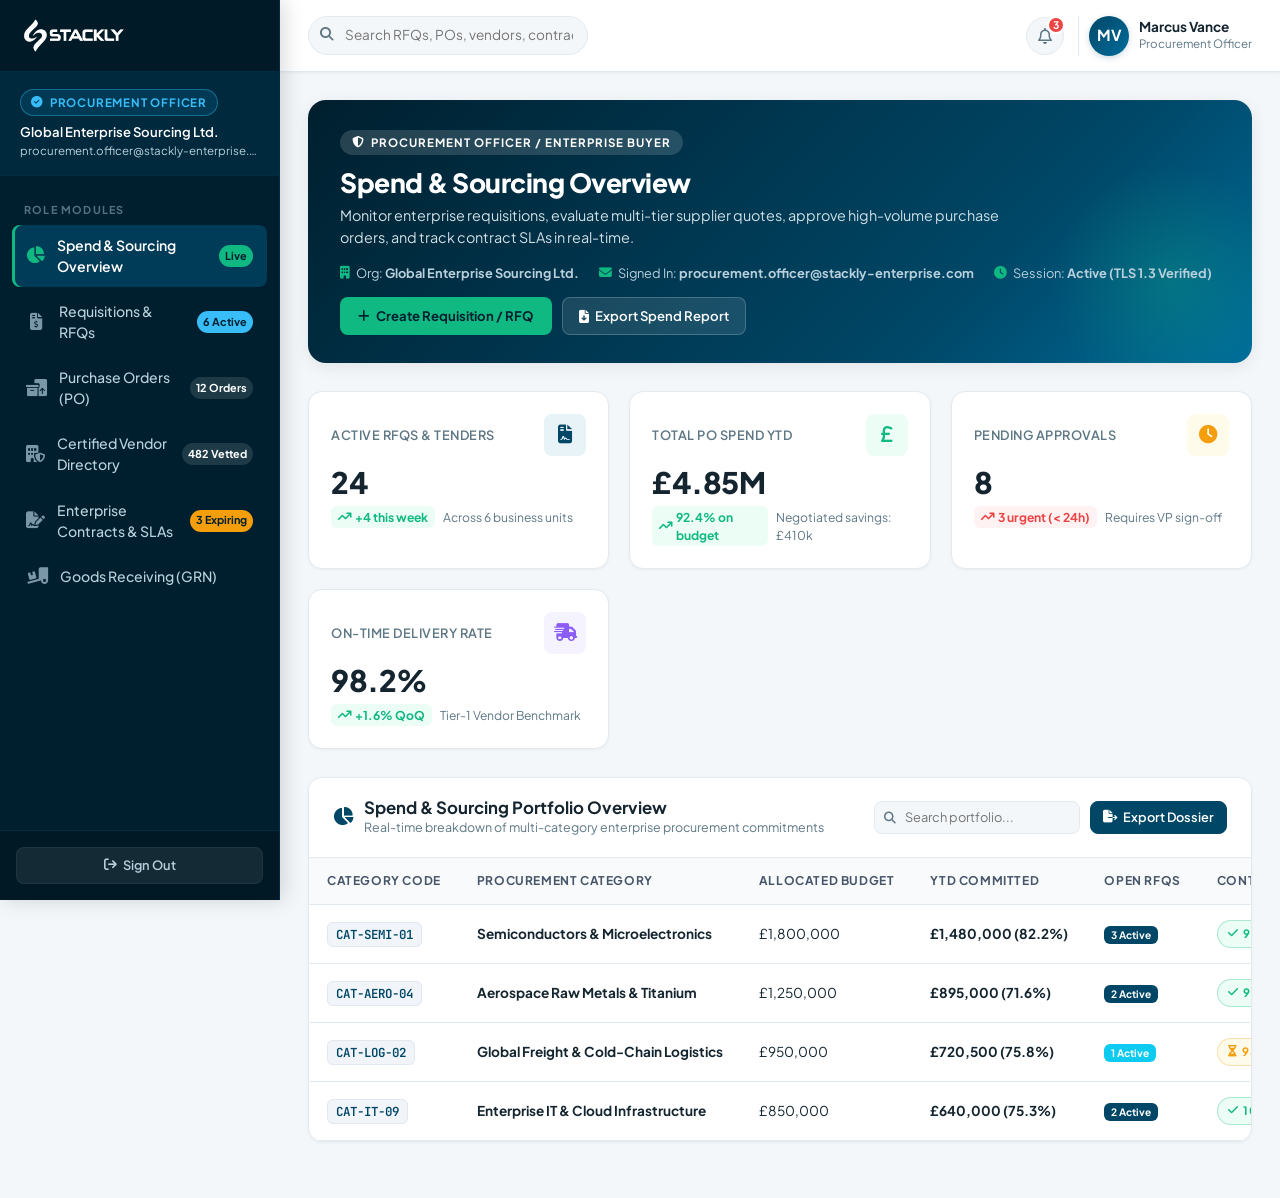
<file: pages/dashboard.html>
<!doctype html>
<html lang="en">
  <head>
    <meta charset="UTF-8" />
    <meta name="viewport" content="width=device-width, initial-scale=1.0" />
    <title>Enterprise Procurement Dashboard - Stackly B2B Platform</title>

    <!-- Favicon -->
    <link
      rel="icon"
      type="image/webp"
      href="../assets/images/logoStackly.webp"
    />

    <!-- Google Fonts: Plus Jakarta Sans & JetBrains Mono -->
    <link rel="preconnect" href="https://fonts.googleapis.com" />
    <link rel="preconnect" href="https://fonts.gstatic.com" crossorigin />
    <link
      href="https://fonts.googleapis.com/css2?family=JetBrains+Mono:wght@400;500;600;700&family=Plus+Jakarta+Sans:wght@300;400;500;600;700;800&display=swap"
      rel="stylesheet"
    />

    <!-- Bootstrap 5 CSS CDN -->
    <link
      href="https://cdn.jsdelivr.net/npm/bootstrap@5.3.2/dist/css/bootstrap.min.css"
      rel="stylesheet"
    />

    <!-- FontAwesome 6 Icons CDN -->
    <link
      rel="stylesheet"
      href="https://cdnjs.cloudflare.com/ajax/libs/font-awesome/6.7.2/css/all.min.css"
    />

    <!-- Shared Base Theme CSS -->
    <link rel="stylesheet" href="../assets/css/styles.css" />

    <!-- Dedicated Role-Based Dashboard Styles -->
    <link rel="stylesheet" href="../assets/css/dashboard.css" />
  </head>

  <body class="dashboard-body">
    <!-- Backdrop Overlay for Mobile Sidebar Drawer -->
    <div class="sidebar-overlay" id="sidebarOverlay"></div>

    <div class="dashboard-layout">
      <!-- ====================================================================
           1. Collapsible Role-Based Sidebar Navigation
           ==================================================================== -->
      <aside class="dashboard-sidebar" id="dashboardSidebar">
        <!-- Sidebar Brand Header -->
        <div class="sidebar-header">
          <a
            href="../index.html"
            class="sidebar-brand"
            title="Stackly B2B Procurement Portal"
          >
            <img
              src="../assets/images/logoStackly.webp"
              alt="Stackly Enterprise Logo"
            />
          </a>

          <!-- Mobile Close Button -->
          <button
            type="button"
            class="sidebar-close-btn"
            id="sidebarCloseBtn"
            aria-label="Close Sidebar"
          >
            <i class="fa-solid fa-xmark"></i>
          </button>
        </div>

        <!-- Role Badge & Active User Org Information -->
        <div class="sidebar-role-badge-box" id="sidebarRoleBox">
          <!-- Dynamic Role info rendered via dashboard.js -->
        </div>

        <!-- Dynamic Navigation Links Section -->
        <div class="sidebar-nav-container">
          <div class="sidebar-nav-section-title">Role Modules</div>
          <ul class="sidebar-nav-list" id="sidebarNavList">
            <!-- Dynamic Navigation Links rendered by dashboard.js based on role -->
          </ul>
        </div>

        <!-- Sidebar Footer Actions -->
        <div class="sidebar-footer">
          <div class="sidebar-footer-actions">
            <!-- <a
              href="../index.html"
              class="sidebar-action-btn"
              title="Return to Home"
            >
              <i class="fa-solid fa-arrow-left"></i>
              <span>Home</span>
            </a> -->
            <a
              href="login.html"
              class="sidebar-action-btn btn-logout"
              title="Sign Out"
            >
              <i class="fa-solid fa-arrow-right-from-bracket"></i>
              <span>Sign Out</span>
            </a>
          </div>
        </div>
      </aside>

      <!-- ====================================================================
           2. Main Dashboard Area (Topbar + Dynamic Stage Viewport)
           ==================================================================== -->
      <main class="dashboard-main">
        <!-- Dashboard Top Sticky Navigation Header -->
        <header class="dashboard-topbar">
          <div class="topbar-left">
            <!-- Mobile Toggle Hamburger -->
            <button
              type="button"
              class="mobile-toggle-btn"
              id="mobileSidebarToggle"
              aria-label="Open Sidebar Navigation"
            >
              <i class="fa-solid fa-bars-staggered"></i>
            </button>

            <!-- Global Search Bar -->
            <div class="topbar-search">
              <i class="fa-solid fa-magnifying-glass"></i>
              <input
                type="text"
                id="topbarGlobalSearch"
                name="globalSearch"
                placeholder="Search RFQs, POs, vendors, contracts..."
                aria-label="Search records"
              />
            </div>
          </div>

          <div class="topbar-right">
            <!-- Live Role Quick-Switcher Dropdown -->
            <!-- <div class="dropdown role-switcher-dropdown">
              <button
                class="role-switcher-btn dropdown-toggle"
                type="button"
                id="roleSwitcherDropdownBtn"
                data-bs-toggle="dropdown"
                aria-expanded="false"
              >
                <i class="fa-solid fa-users-viewfinder"></i>
                <span id="roleDropdownLabel">Switch Role</span>
              </button>
              <ul
                class="dropdown-menu dropdown-menu-end shadow-sm"
                aria-labelledby="roleSwitcherDropdownBtn"
              >
                <li>
                  <h6 class="dropdown-header text-uppercase fs-7 fw-bold">
                    Select Portal Role
                  </h6>
                </li>
                <li>
                  <a
                    class="dropdown-item dropdown-item-role d-flex align-items-center gap-2 py-2"
                    href="javascript:void(0);"
                    data-role-switch="buyer"
                  >
                    <i class="fa-solid fa-user-tie text-primary"></i>
                    <div>
                      <div class="fw-bold fs-7">
                        Procurement Officer / Buyer
                      </div>
                      <div class="small text-muted">
                        RFQs, POs, Spend Analytics
                      </div>
                    </div>
                  </a>
                </li>
                <li>
                  <a
                    class="dropdown-item dropdown-item-role d-flex align-items-center gap-2 py-2"
                    href="javascript:void(0);"
                    data-role-switch="supplier"
                  >
                    <i class="fa-solid fa-building text-success"></i>
                    <div>
                      <div class="fw-bold fs-7">
                        Certified Vendor / Supplier
                      </div>
                      <div class="small text-muted">
                        Tenders, Bids, Invoices
                      </div>
                    </div>
                  </a>
                </li>
                <li>
                  <a
                    class="dropdown-item dropdown-item-role d-flex align-items-center gap-2 py-2"
                    href="javascript:void(0);"
                    data-role-switch="admin"
                  >
                    <i class="fa-solid fa-shield-halved text-purple"></i>
                    <div>
                      <div class="fw-bold fs-7">
                        Supply Chain Director / Admin
                      </div>
                      <div class="small text-muted">
                        Governance, RBAC, ERP Sync
                      </div>
                    </div>
                  </a>
                </li>
                <li>
                  <a
                    class="dropdown-item dropdown-item-role d-flex align-items-center gap-2 py-2"
                    href="javascript:void(0);"
                    data-role-switch="auditor"
                  >
                    <i class="fa-solid fa-scale-balanced text-warning"></i>
                    <div>
                      <div class="fw-bold fs-7">
                        Compliance Officer / Auditor
                      </div>
                      <div class="small text-muted">
                        3-Way Match, SOX 404, Ledger
                      </div>
                    </div>
                  </a>
                </li>
              </ul>
            </div> -->

            <!-- Notifications Icon Button -->
            <button
              type="button"
              class="topbar-icon-btn"
              title="Enterprise Notifications"
              onclick="
                triggerMockAction(
                  'Viewing 3 urgent compliance and bidding notifications.',
                )
              "
            >
              <i class="fa-regular fa-bell"></i>
              <span class="topbar-icon-badge">3</span>
            </button>

            <!-- User Profile Avatar & Meta Information -->
            <div class="topbar-user-profile">
              <div class="user-avatar-circle" id="topbarAvatar">PO</div>
              <div class="topbar-user-meta">
                <span class="topbar-user-name" id="topbarUserName"
                  >Procurement Officer</span
                >
                <span class="topbar-user-role-label" id="topbarUserRole"
                  >Enterprise Buyer</span
                >
              </div>
            </div>
          </div>
        </header>

        <!-- Dynamic Content Stage Viewport (Rendered by dashboard.js) -->
        <section class="dashboard-viewport" id="dashboardStage">
          <!-- Dynamic Role Banner, Stat KPI Cards, and Tables populate here -->
        </section>
      </main>
    </div>

    <!-- Bootstrap 5 JS Bundle CDN -->
    <script src="https://cdn.jsdelivr.net/npm/bootstrap@5.3.2/dist/js/bootstrap.bundle.min.js"></script>

    <!-- Dedicated Role-Based Dashboard Logic -->
    <script src="../assets/js/dashboard.js"></script>
  </body>
</html>
</file>
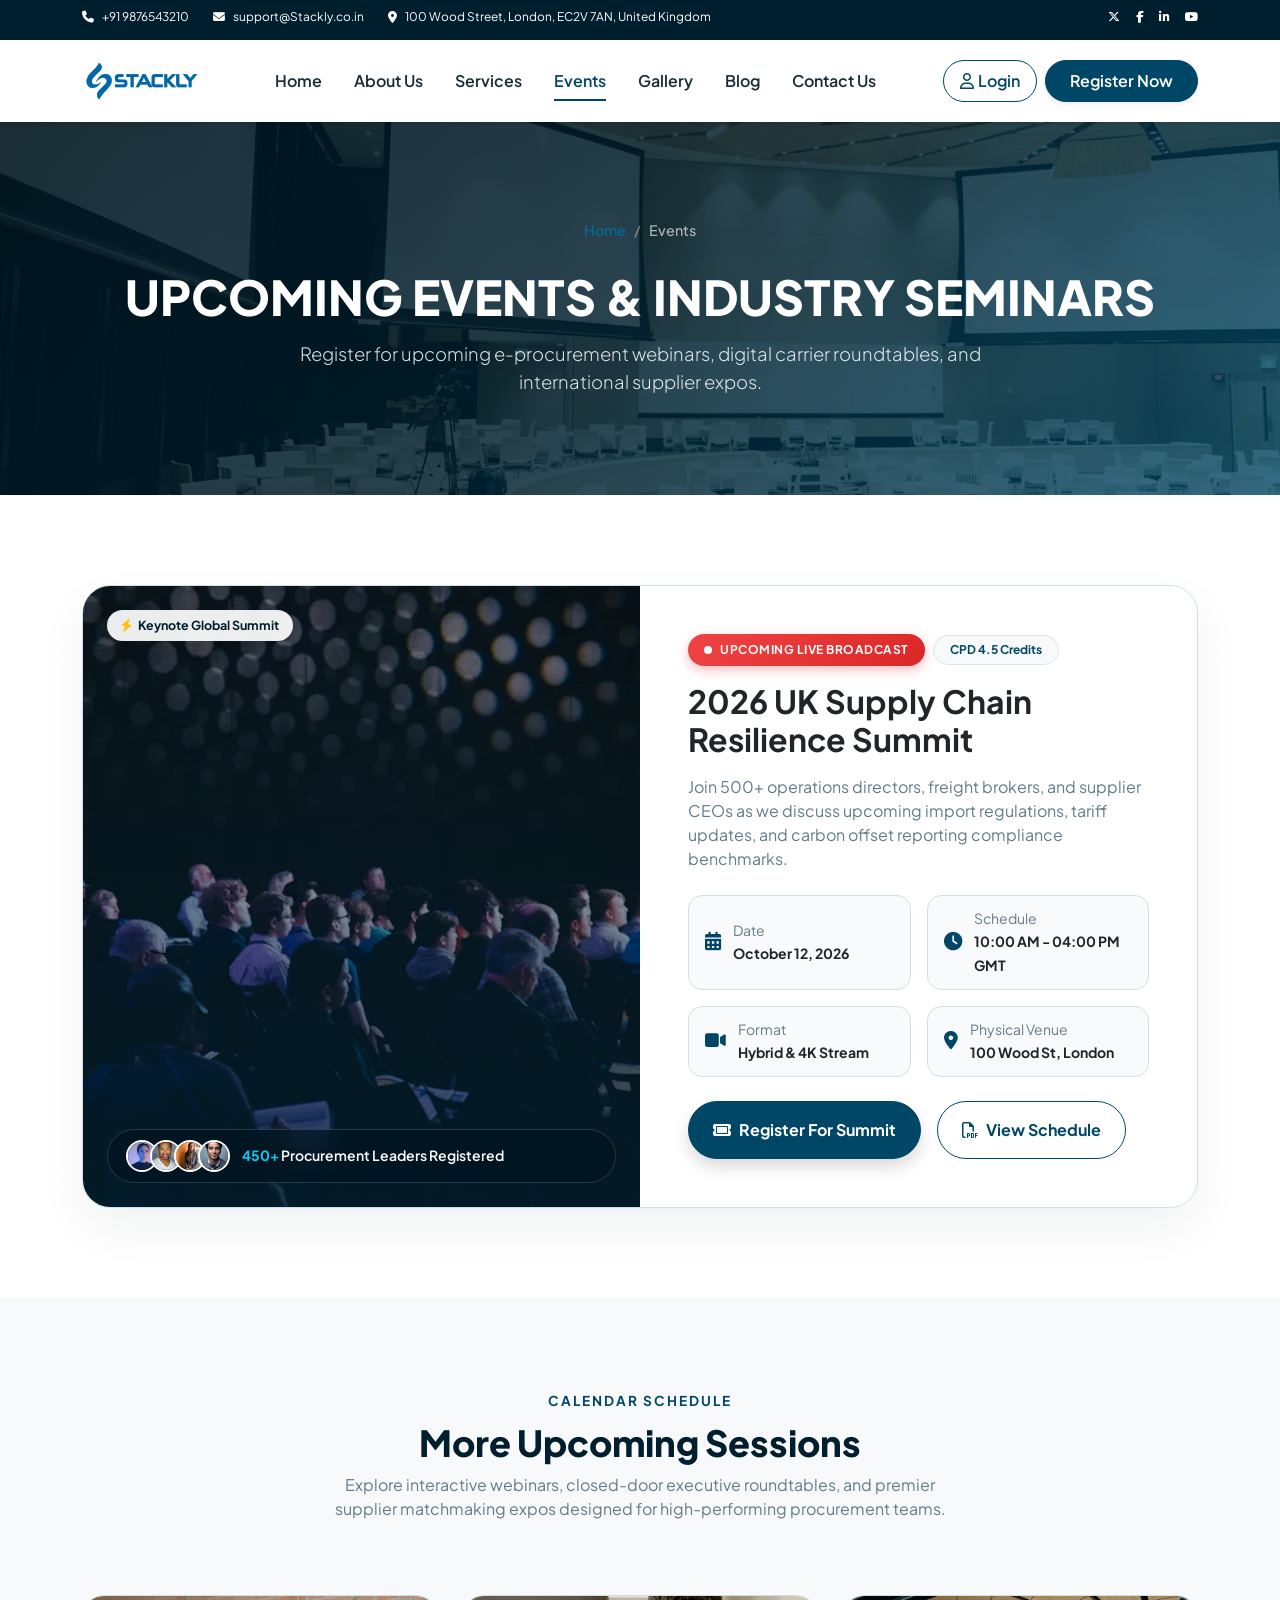
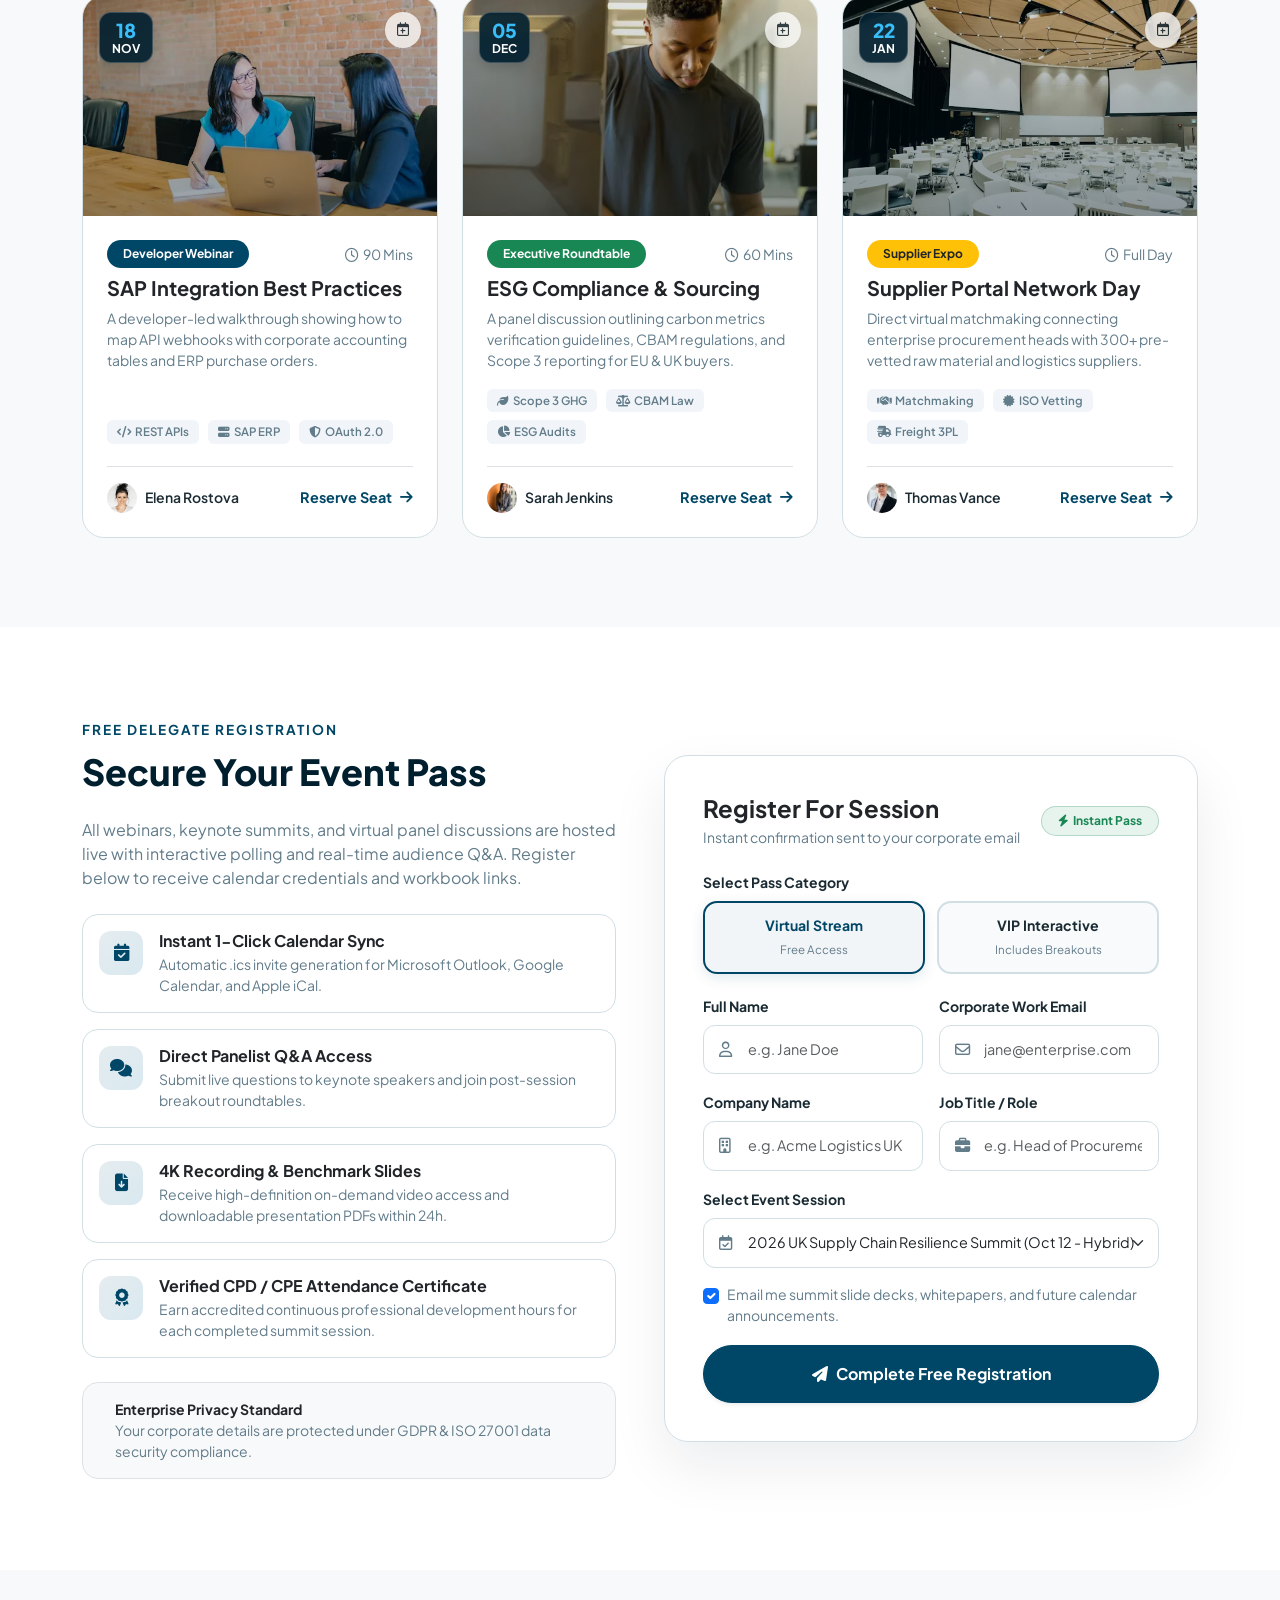
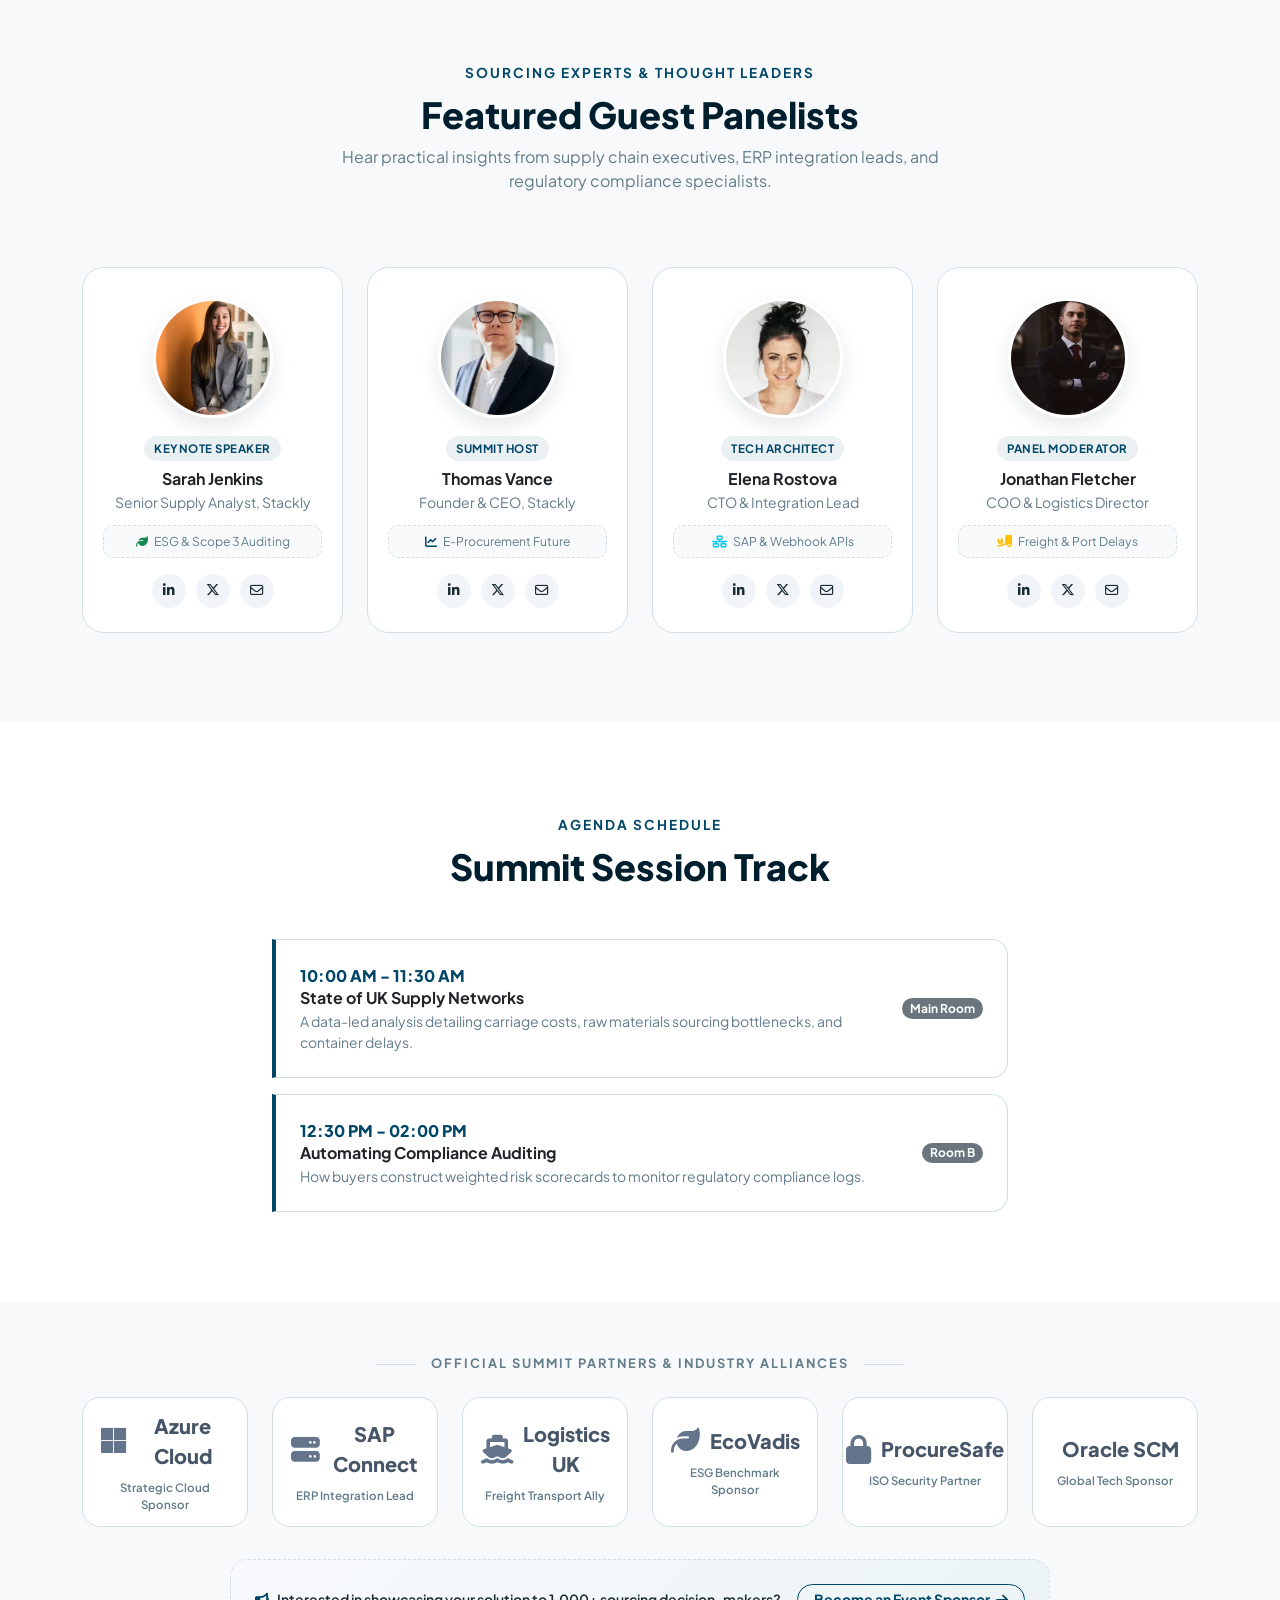
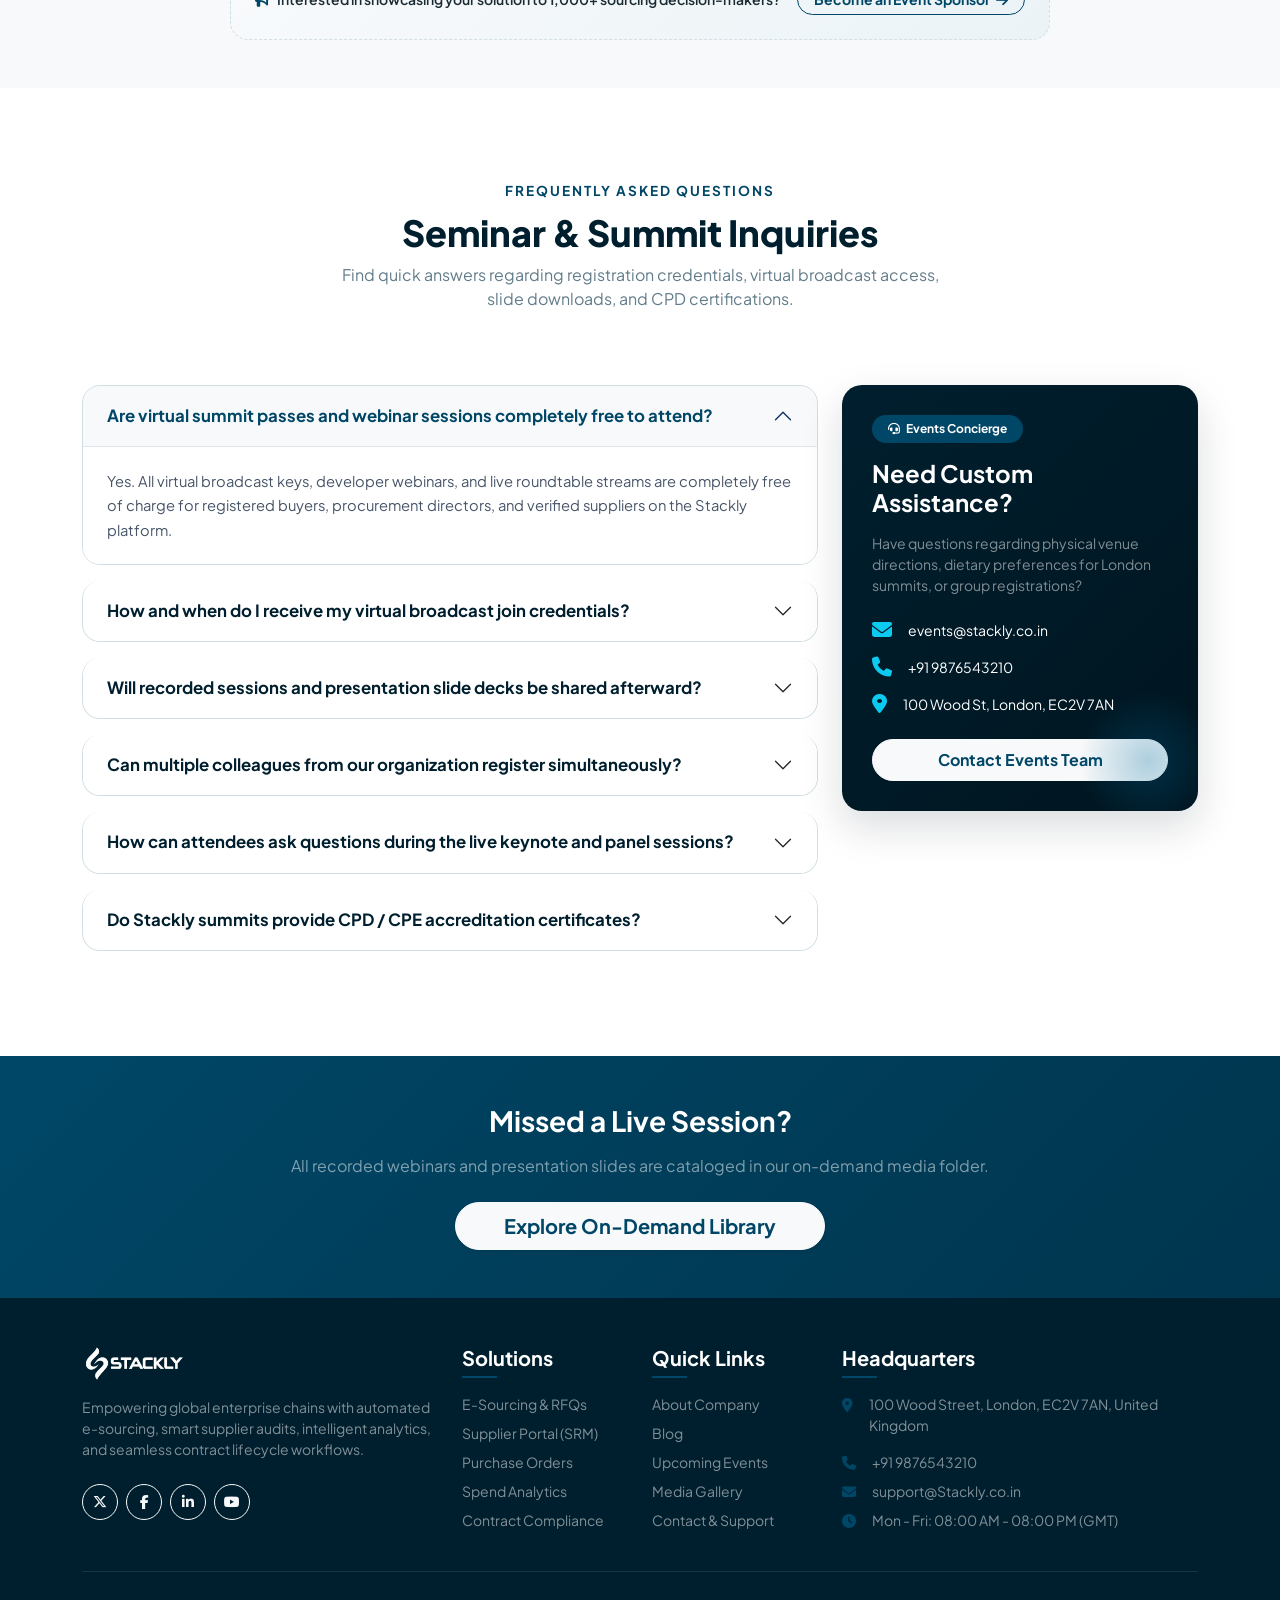
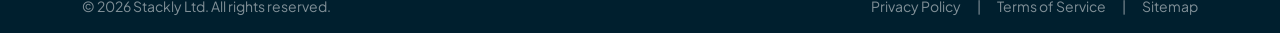
<file: pages/events.html>
<!doctype html>
<html lang="en">
  <head>
    <meta charset="UTF-8" />
    <meta name="viewport" content="width=device-width, initial-scale=1.0" />
    <title>Events & Webinars - Stackly Platform</title>
    <!-- Favicon -->
    <link
      rel="icon"
      type="image/webp"
      href="../assets/images/logoStackly.webp"
    />
    <!-- Google Fonts -->
    <link rel="preconnect" href="https://fonts.googleapis.com" />
    <link rel="preconnect" href="https://fonts.gstatic.com" crossorigin />
    <!-- Bootstrap 5 CSS CDN -->
    <link
      href="https://cdn.jsdelivr.net/npm/bootstrap@5.3.2/dist/css/bootstrap.min.css"
      rel="stylesheet"
    />
    <!-- FontAwesome 6 Icons CDN -->
    <link
      rel="stylesheet"
      href="https://cdnjs.cloudflare.com/ajax/libs/font-awesome/6.7.2/css/all.min.css"
    />
    <!-- Custom Theme Styles -->
    <link rel="stylesheet" href="../assets/css/styles.css" />
    <!-- Page Specific Style -->
    <link rel="stylesheet" href="../assets/css/events.css" />
  </head>
  <body>
    <!-- Header Common Component Placeholder -->
    <div id="header-placeholder"></div>

    <main>
      <!-- Section 1: Page Banner & Breadcrumbs (Standard Subpage Hero) -->
      <section class="subpage-banner" id="section-events-banner">
        <div class="container text-center reveal reveal-up">
          <nav aria-label="breadcrumb">
            <ol class="breadcrumb justify-content-center">
              <li class="breadcrumb-item"><a href="../index.html">Home</a></li>
              <li class="breadcrumb-item active" aria-current="page">Events</li>
            </ol>
          </nav>
          <h1 class="text-uppercase mt-3 text-white">
            Upcoming Events & Industry Seminars
          </h1>
          <p class="lead mx-auto">
            Register for upcoming e-procurement webinars, digital carrier
            roundtables, and international supplier expos.
          </p>
        </div>
      </section>

      <!-- Section 2: Featured Upcoming Event -->
      <section id="section-events-featured" class="reveal reveal-up">
        <div class="container">
          <div class="event-featured-card">
            <div class="row g-0 align-items-stretch">
              <div class="col-lg-6 reveal reveal-left reveal-delay-1">
                <div class="event-featured-img-wrap">
                  <img
                    src="../assets/images/events/event-featured-img.webp"
                    alt="2026 UK Supply Chain Resilience Summit"
                    class="event-featured-img"
                  />
                  <div class="event-featured-overlay"></div>
                  <div class="event-featured-tag-floating">
                    <i class="fa-solid fa-bolt text-warning me-1"></i> Keynote
                    Global Summit
                  </div>
                  <div class="event-featured-attendees">
                    <div class="attendee-avatars">
                      <img
                        src="../assets/images/events/event-attendee-avatar-1.webp"
                        alt="Attendee 1"
                        class="attendee-avatar"
                      />
                      <img
                        src="../assets/images/events/event-attendee-avatar-2.webp"
                        alt="Attendee 2"
                        class="attendee-avatar"
                      />
                      <img
                        src="../assets/images/events/event-attendee-avatar-3.webp"
                        alt="Attendee 3"
                        class="attendee-avatar"
                      />
                      <img
                        src="../assets/images/events/event-attendee-avatar-4.webp"
                        alt="Attendee 4"
                        class="attendee-avatar"
                      />
                    </div>
                    <div class="small text-white fw-semibold">
                      <span class="text-info fw-bold">450+</span> Procurement
                      Leaders Registered
                    </div>
                  </div>
                </div>
              </div>
              <div
                class="col-lg-6 d-flex align-items-center reveal reveal-right reveal-delay-2"
              >
                <div class="p-4 p-md-5 w-100">
                  <div class="d-flex align-items-center gap-2 mb-3">
                    <span class="event-badge-live">
                      <span class="live-pulse-dot"></span>Upcoming Live
                      Broadcast
                    </span>
                    <span
                      class="badge bg-light text-primary border fw-bold px-3 py-2 rounded-pill"
                      >CPD 4.5 Credits</span
                    >
                  </div>
                  <h2 class="fw-bold mb-3 text-dark">
                    2026 UK Supply Chain Resilience Summit
                  </h2>
                  <p class="text-slate-500 mb-4">
                    Join 500+ operations directors, freight brokers, and
                    supplier CEOs as we discuss upcoming import regulations,
                    tariff updates, and carbon offset reporting compliance
                    benchmarks.
                  </p>
                  <div class="row g-3 mb-4">
                    <div class="col-sm-6">
                      <div class="featured-meta-pill">
                        <i class="fa-solid fa-calendar-days"></i>
                        <div>
                          <small class="text-slate-500 d-block">Date</small>
                          <strong class="text-dark small"
                            >October 12, 2026</strong
                          >
                        </div>
                      </div>
                    </div>
                    <div class="col-sm-6">
                      <div class="featured-meta-pill">
                        <i class="fa-solid fa-clock"></i>
                        <div>
                          <small class="text-slate-500 d-block">Schedule</small>
                          <strong class="text-dark small"
                            >10:00 AM - 04:00 PM GMT</strong
                          >
                        </div>
                      </div>
                    </div>
                    <div class="col-sm-6">
                      <div class="featured-meta-pill">
                        <i class="fa-solid fa-video"></i>
                        <div>
                          <small class="text-slate-500 d-block">Format</small>
                          <strong class="text-dark small"
                            >Hybrid &amp; 4K Stream</strong
                          >
                        </div>
                      </div>
                    </div>
                    <div class="col-sm-6">
                      <div class="featured-meta-pill">
                        <i class="fa-solid fa-location-dot"></i>
                        <div>
                          <small class="text-slate-500 d-block"
                            >Physical Venue</small
                          >
                          <strong class="text-dark small"
                            >100 Wood St, London</strong
                          >
                        </div>
                      </div>
                    </div>
                  </div>
                  <div class="d-flex flex-wrap align-items-center gap-3">
                    <a
                      href="#"
                      class="btn btn-primary rounded-pill px-4 py-3 shadow btn-shine fw-bold"
                    >
                      <i class="fa-solid fa-ticket me-2"></i>Register For Summit
                    </a>
                    <a
                      href="#"
                      class="btn btn-outline-primary rounded-pill px-4 py-3 fw-bold"
                    >
                      <i class="fa-regular fa-file-pdf me-2"></i>View Schedule
                    </a>
                  </div>
                </div>
              </div>
            </div>
          </div>
        </div>
      </section>

      <!-- Section 3: Upcoming Events Grid -->
      <section id="section-events-list" class="bg-light reveal reveal-up">
        <div class="container">
          <div class="section-title text-center reveal reveal-down">
            <span>Calendar Schedule</span>
            <h2>More Upcoming Sessions</h2>
            <p class="text-slate-500 mx-auto mt-2" style="max-width: 620px">
              Explore interactive webinars, closed-door executive roundtables,
              and premier supplier matchmaking expos designed for
              high-performing procurement teams.
            </p>
          </div>

          <div class="row g-4 mt-2">
            <!-- Event 1 -->
            <div class="col-lg-4 col-md-6">
              <div class="event-grid-card reveal reveal-up reveal-delay-1">
                <div class="event-card-img-wrap">
                  <img
                    src="../assets/images/events/event-card-img-wrap-1.webp"
                    alt="SAP Integration Best Practices"
                  />
                  <div class="event-card-img-overlay"></div>
                  <div class="event-date-badge">
                    <span class="day">18</span>
                    <span>NOV</span>
                  </div>
                  <button
                    class="event-bookmark-btn"
                    title="Add to Calendar"
                    type="button"
                  >
                    <i class="fa-regular fa-calendar-plus"></i>
                  </button>
                </div>
                <div class="p-4 d-flex flex-column flex-grow-1">
                  <div
                    class="d-flex align-items-center justify-content-between mb-2"
                  >
                    <span class="badge bg-primary px-3 py-2 rounded-pill"
                      >Developer Webinar</span
                    >
                    <small class="text-slate-500"
                      ><i class="fa-regular fa-clock me-1"></i>90 Mins</small
                    >
                  </div>
                  <h4 class="fw-bold h5 mb-2 text-dark">
                    SAP Integration Best Practices
                  </h4>
                  <p class="small text-slate-500 mb-3 flex-grow-1">
                    A developer-led walkthrough showing how to map API webhooks
                    with corporate accounting tables and ERP purchase orders.
                  </p>
                  <div class="mb-3">
                    <span class="event-topic-tag"
                      ><i class="fa-solid fa-code me-1"></i>REST APIs</span
                    >
                    <span class="event-topic-tag"
                      ><i class="fa-solid fa-server me-1"></i>SAP ERP</span
                    >
                    <span class="event-topic-tag"
                      ><i class="fa-solid fa-shield-halved me-1"></i>OAuth
                      2.0</span
                    >
                  </div>
                  <div
                    class="border-top pt-3 d-flex align-items-center justify-content-between"
                  >
                    <div class="d-flex align-items-center gap-2">
                      <img
                        src="../assets/images/events/event-card-img-wrap-person-1.webp"
                        alt="Elena Rostova"
                        class="rounded-circle"
                        width="30"
                        height="30"
                        style="object-fit: cover"
                      />
                      <span class="small fw-semibold text-slate-800"
                        >Elena Rostova</span
                      >
                    </div>
                    <a href="#" class="event-card-action-link"
                      >Reserve Seat <i class="fa-solid fa-arrow-right"></i
                    ></a>
                  </div>
                </div>
              </div>
            </div>

            <!-- Event 2 -->
            <div class="col-lg-4 col-md-6">
              <div class="event-grid-card reveal reveal-up reveal-delay-2">
                <div class="event-card-img-wrap">
                  <img
                    src="../assets/images/events/event-card-img-wrap-2.webp"
                    alt="ESG Compliance & Sourcing"
                  />
                  <div class="event-card-img-overlay"></div>
                  <div class="event-date-badge">
                    <span class="day">05</span>
                    <span>DEC</span>
                  </div>
                  <button
                    class="event-bookmark-btn"
                    title="Add to Calendar"
                    type="button"
                  >
                    <i class="fa-regular fa-calendar-plus"></i>
                  </button>
                </div>
                <div class="p-4 d-flex flex-column flex-grow-1">
                  <div
                    class="d-flex align-items-center justify-content-between mb-2"
                  >
                    <span class="badge bg-success px-3 py-2 rounded-pill"
                      >Executive Roundtable</span
                    >
                    <small class="text-slate-500"
                      ><i class="fa-regular fa-clock me-1"></i>60 Mins</small
                    >
                  </div>
                  <h4 class="fw-bold h5 mb-2 text-dark">
                    ESG Compliance &amp; Sourcing
                  </h4>
                  <p class="small text-slate-500 mb-3 flex-grow-1">
                    A panel discussion outlining carbon metrics verification
                    guidelines, CBAM regulations, and Scope 3 reporting for EU
                    &amp; UK buyers.
                  </p>
                  <div class="mb-3">
                    <span class="event-topic-tag"
                      ><i class="fa-solid fa-leaf me-1"></i>Scope 3 GHG</span
                    >
                    <span class="event-topic-tag"
                      ><i class="fa-solid fa-scale-balanced me-1"></i>CBAM
                      Law</span
                    >
                    <span class="event-topic-tag"
                      ><i class="fa-solid fa-chart-pie me-1"></i>ESG
                      Audits</span
                    >
                  </div>
                  <div
                    class="border-top pt-3 d-flex align-items-center justify-content-between"
                  >
                    <div class="d-flex align-items-center gap-2">
                      <img
                        src="../assets/images/events/event-card-img-wrap-person-2.webp"
                        alt="Sarah Jenkins"
                        class="rounded-circle"
                        width="30"
                        height="30"
                        style="object-fit: cover"
                      />
                      <span class="small fw-semibold text-slate-800"
                        >Sarah Jenkins</span
                      >
                    </div>
                    <a href="#" class="event-card-action-link"
                      >Reserve Seat <i class="fa-solid fa-arrow-right"></i
                    ></a>
                  </div>
                </div>
              </div>
            </div>

            <!-- Event 3 -->
            <div class="col-lg-4 col-md-6 mx-auto">
              <div class="event-grid-card reveal reveal-up reveal-delay-3">
                <div class="event-card-img-wrap">
                  <img
                    src="../assets/images/events/event-card-img-wrap-3.webp"
                    alt="Supplier Portal Network Day"
                  />
                  <div class="event-card-img-overlay"></div>
                  <div class="event-date-badge">
                    <span class="day">22</span>
                    <span>JAN</span>
                  </div>
                  <button
                    class="event-bookmark-btn"
                    title="Add to Calendar"
                    type="button"
                  >
                    <i class="fa-regular fa-calendar-plus"></i>
                  </button>
                </div>
                <div class="p-4 d-flex flex-column flex-grow-1">
                  <div
                    class="d-flex align-items-center justify-content-between mb-2"
                  >
                    <span
                      class="badge bg-warning text-dark px-3 py-2 rounded-pill"
                      >Supplier Expo</span
                    >
                    <small class="text-slate-500"
                      ><i class="fa-regular fa-clock me-1"></i>Full Day</small
                    >
                  </div>
                  <h4 class="fw-bold h5 mb-2 text-dark">
                    Supplier Portal Network Day
                  </h4>
                  <p class="small text-slate-500 mb-3 flex-grow-1">
                    Direct virtual matchmaking connecting enterprise procurement
                    heads with 300+ pre-vetted raw material and logistics
                    suppliers.
                  </p>
                  <div class="mb-3">
                    <span class="event-topic-tag"
                      ><i class="fa-solid fa-handshake me-1"></i
                      >Matchmaking</span
                    >
                    <span class="event-topic-tag"
                      ><i class="fa-solid fa-certificate me-1"></i>ISO
                      Vetting</span
                    >
                    <span class="event-topic-tag"
                      ><i class="fa-solid fa-truck-fast me-1"></i>Freight
                      3PL</span
                    >
                  </div>
                  <div
                    class="border-top pt-3 d-flex align-items-center justify-content-between"
                  >
                    <div class="d-flex align-items-center gap-2">
                      <img
                        src="../assets/images/events/event-card-img-wrap-person-3.webp"
                        alt="Thomas Vance"
                        class="rounded-circle"
                        width="30"
                        height="30"
                        style="object-fit: cover"
                      />
                      <span class="small fw-semibold text-slate-800"
                        >Thomas Vance</span
                      >
                    </div>
                    <a href="#" class="event-card-action-link"
                      >Reserve Seat <i class="fa-solid fa-arrow-right"></i
                    ></a>
                  </div>
                </div>
              </div>
            </div>
          </div>
        </div>
      </section>

      <!-- Section 4: Event Registration Form -->
      <section id="section-events-registration" class="reveal reveal-up">
        <div class="container">
          <div class="row align-items-center g-5">
            <div class="col-lg-6 reveal reveal-left reveal-delay-1">
              <div class="section-title mb-4">
                <span>Free Delegate Registration</span>
                <h2>Secure Your Event Pass</h2>
              </div>
              <p class="text-slate-500 mb-4">
                All webinars, keynote summits, and virtual panel discussions are
                hosted live with interactive polling and real-time audience
                Q&amp;A. Register below to receive calendar credentials and
                workbook links.
              </p>

              <!-- Benefit Highlights -->
              <div class="d-flex flex-column gap-3 mb-4">
                <div
                  class="event-reg-benefit-item reveal reveal-up reveal-delay-1"
                >
                  <div class="benefit-icon-box">
                    <i class="fa-solid fa-calendar-check"></i>
                  </div>
                  <div>
                    <h6 class="fw-bold text-dark mb-1">
                      Instant 1-Click Calendar Sync
                    </h6>
                    <p class="small text-slate-500 mb-0">
                      Automatic .ics invite generation for Microsoft Outlook,
                      Google Calendar, and Apple iCal.
                    </p>
                  </div>
                </div>

                <div
                  class="event-reg-benefit-item reveal reveal-up reveal-delay-2"
                >
                  <div class="benefit-icon-box">
                    <i class="fa-solid fa-comments"></i>
                  </div>
                  <div>
                    <h6 class="fw-bold text-dark mb-1">
                      Direct Panelist Q&amp;A Access
                    </h6>
                    <p class="small text-slate-500 mb-0">
                      Submit live questions to keynote speakers and join
                      post-session breakout roundtables.
                    </p>
                  </div>
                </div>

                <div
                  class="event-reg-benefit-item reveal reveal-up reveal-delay-3"
                >
                  <div class="benefit-icon-box">
                    <i class="fa-solid fa-file-arrow-down"></i>
                  </div>
                  <div>
                    <h6 class="fw-bold text-dark mb-1">
                      4K Recording &amp; Benchmark Slides
                    </h6>
                    <p class="small text-slate-500 mb-0">
                      Receive high-definition on-demand video access and
                      downloadable presentation PDFs within 24h.
                    </p>
                  </div>
                </div>

                <div
                  class="event-reg-benefit-item reveal reveal-up reveal-delay-4"
                >
                  <div class="benefit-icon-box">
                    <i class="fa-solid fa-award"></i>
                  </div>
                  <div>
                    <h6 class="fw-bold text-dark mb-1">
                      Verified CPD / CPE Attendance Certificate
                    </h6>
                    <p class="small text-slate-500 mb-0">
                      Earn accredited continuous professional development hours
                      for each completed summit session.
                    </p>
                  </div>
                </div>
              </div>

              <div
                class="p-3 bg-light rounded-4 border d-flex align-items-center gap-3 reveal reveal-fade"
              >
                <i class="fa-solid fa-shield-check text-success fs-3"></i>
                <div class="small text-slate-500">
                  <strong class="text-dark d-block"
                    >Enterprise Privacy Standard</strong
                  >
                  Your corporate details are protected under GDPR &amp; ISO
                  27001 data security compliance.
                </div>
              </div>
            </div>

            <div class="col-lg-6 reveal reveal-right reveal-delay-2">
              <div class="reg-form-card">
                <div
                  class="d-flex align-items-center justify-content-between mb-4"
                >
                  <div>
                    <h4 class="fw-bold text-dark mb-1">Register For Session</h4>
                    <p class="small text-slate-500 mb-0">
                      Instant confirmation sent to your corporate email
                    </p>
                  </div>
                  <span
                    class="badge bg-success bg-opacity-10 text-success border border-success border-opacity-25 px-3 py-2 rounded-pill fw-bold small"
                  >
                    <i class="fa-solid fa-bolt me-1"></i>Instant Pass
                  </span>
                </div>

                <form class="b2b-form">
                  <!-- Pass Type Selection -->
                  <div class="form-label small fw-bold text-slate-800 mb-2">
                    Select Pass Category
                  </div>
                  <div class="reg-pass-type-wrap">
                    <div class="reg-pass-option">
                      <input
                        type="radio"
                        id="passStandard"
                        name="passType"
                        value="standard"
                        checked
                      />
                      <label for="passStandard" class="reg-pass-label">
                        <strong>Virtual Stream</strong>
                        <small>Free Access</small>
                      </label>
                    </div>
                    <div class="reg-pass-option">
                      <input
                        type="radio"
                        id="passExecutive"
                        name="passType"
                        value="executive"
                      />
                      <label for="passExecutive" class="reg-pass-label">
                        <strong>VIP Interactive</strong>
                        <small>Includes Breakouts</small>
                      </label>
                    </div>
                  </div>

                  <div class="row g-3">
                    <div class="col-sm-6">
                      <label
                        for="regName"
                        class="form-label small fw-bold text-slate-800"
                        >Full Name</label
                      >
                      <div class="custom-input-group">
                        <i class="fa-regular fa-user custom-input-icon"></i>
                        <input
                          type="text"
                          class="form-control custom-form-control bg-white letters-only"
                          id="regName"
                          name="regName"
                          required
                          placeholder="e.g. Jane Doe"
                          maxlength="16"
                          pattern="[a-zA-Z\s]+"
                          title="Letters and spaces only"
                        />
                      </div>
                    </div>

                    <div class="col-sm-6">
                      <label
                        for="regEmail"
                        class="form-label small fw-bold text-slate-800"
                        >Corporate Work Email</label
                      >
                      <div class="custom-input-group">
                        <i class="fa-regular fa-envelope custom-input-icon"></i>
                        <input
                          type="email"
                          class="form-control custom-form-control bg-white"
                          id="regEmail"
                          name="regEmail"
                          required
                          placeholder="jane@enterprise.com"
                        />
                      </div>
                    </div>

                    <div class="col-sm-6">
                      <label
                        for="regCompany"
                        class="form-label small fw-bold text-slate-800"
                        >Company Name</label
                      >
                      <div class="custom-input-group">
                        <i class="fa-regular fa-building custom-input-icon"></i>
                        <input
                          type="text"
                          class="form-control custom-form-control bg-white letters-only"
                          id="regCompany"
                          name="regCompany"
                          required
                          placeholder="e.g. Acme Logistics UK"
                          pattern="[a-zA-Z\s]+"
                          title="Letters and spaces only"
                        />
                      </div>
                    </div>

                    <div class="col-sm-6">
                      <label
                        for="regJobTitle"
                        class="form-label small fw-bold text-slate-800"
                        >Job Title / Role</label
                      >
                      <div class="custom-input-group">
                        <i class="fa-solid fa-briefcase custom-input-icon"></i>
                        <input
                          type="text"
                          class="form-control custom-form-control bg-white letters-only"
                          id="regJobTitle"
                          name="regJobTitle"
                          required
                          placeholder="e.g. Head of Procurement"
                          pattern="[a-zA-Z\s]+"
                          title="Letters and spaces only"
                        />
                      </div>
                    </div>

                    <div class="col-12">
                      <label
                        for="regEvent"
                        class="form-label small fw-bold text-slate-800"
                        >Select Event Session</label
                      >
                      <div class="custom-input-group">
                        <i
                          class="fa-regular fa-calendar-check custom-input-icon"
                        ></i>
                        <select
                          class="form-select custom-form-control bg-white"
                          id="regEvent"
                          name="regEvent"
                        >
                          <option value="summit-2026">
                            2026 UK Supply Chain Resilience Summit (Oct 12 -
                            Hybrid)
                          </option>
                          <option value="sap-webinar">
                            SAP Integration Best Practices (Nov 18 - Webinar)
                          </option>
                          <option value="esg-roundtable">
                            ESG Compliance &amp; Sourcing (Dec 05 - Roundtable)
                          </option>
                          <option value="supplier-expo">
                            Supplier Portal Network Day (Jan 22 - Expo)
                          </option>
                        </select>
                      </div>
                    </div>

                    <div class="col-12">
                      <div class="form-check">
                        <input
                          class="form-check-input"
                          type="checkbox"
                          id="regWorkbook"
                          name="regWorkbook"
                          checked
                        />
                        <label
                          class="form-check-label small text-slate-500"
                          for="regWorkbook"
                        >
                          Email me summit slide decks, whitepapers, and future
                          calendar announcements.
                        </label>
                      </div>
                    </div>

                    <div class="col-12">
                      <button
                        type="submit"
                        class="btn btn-primary w-100 py-3 fw-bold rounded-pill btn-shine shadow-sm"
                      >
                        <i class="fa-solid fa-paper-plane me-2"></i>Complete
                        Free Registration
                      </button>
                    </div>
                  </div>

                  <div
                    class="form-success-alert alert alert-success d-none mt-3 mb-0"
                    role="alert"
                  >
                    <div class="d-flex align-items-center gap-2">
                      <i class="fa-solid fa-circle-check fs-4"></i>
                      <div>
                        <strong>Registration Confirmed!</strong>
                        <div class="small">
                          We've dispatched your digital pass and calendar invite
                          to your inbox.
                        </div>
                      </div>
                    </div>
                  </div>
                </form>
              </div>
            </div>
          </div>
        </div>
      </section>

      <!-- Section 5: Key Panel Speakers Directory -->
      <section id="section-events-speakers" class="bg-light reveal reveal-up">
        <div class="container">
          <div class="section-title text-center reveal reveal-down">
            <span>Sourcing Experts &amp; Thought Leaders</span>
            <h2>Featured Guest Panelists</h2>
            <p class="text-slate-500 mx-auto mt-2" style="max-width: 600px">
              Hear practical insights from supply chain executives, ERP
              integration leads, and regulatory compliance specialists.
            </p>
          </div>

          <div class="row g-4 mt-2">
            <!-- Speaker 1 -->
            <div class="col-lg-3 col-sm-6">
              <div class="speaker-card reveal reveal-zoom reveal-delay-1">
                <div class="speaker-avatar-wrap">
                  <img
                    src="../assets/images/events/event-speaker-avatar-wrap-1.webp"
                    alt="Sarah Jenkins"
                  />
                </div>
                <span class="speaker-role-badge">Keynote Speaker</span>
                <h5 class="fw-bold h6 mb-1 text-dark">Sarah Jenkins</h5>
                <p class="small text-slate-500 mb-0">
                  Senior Supply Analyst, Stackly
                </p>
                <div class="speaker-topic-pill">
                  <i class="fa-solid fa-leaf text-success me-1"></i> ESG &amp;
                  Scope 3 Auditing
                </div>
                <div class="speaker-social-links">
                  <a href="#" class="speaker-social-btn" title="LinkedIn"
                    ><i class="fa-brands fa-linkedin-in"></i
                  ></a>
                  <a href="#" class="speaker-social-btn" title="Twitter / X"
                    ><i class="fa-brands fa-x-twitter"></i
                  ></a>
                  <a href="#" class="speaker-social-btn" title="Email"
                    ><i class="fa-regular fa-envelope"></i
                  ></a>
                </div>
              </div>
            </div>

            <!-- Speaker 2 -->
            <div class="col-lg-3 col-sm-6">
              <div class="speaker-card reveal reveal-zoom reveal-delay-2">
                <div class="speaker-avatar-wrap">
                  <img
                    src="../assets/images/events/event-speaker-avatar-wrap-2.webp"
                    alt="Thomas Vance"
                  />
                </div>
                <span class="speaker-role-badge">Summit Host</span>
                <h5 class="fw-bold h6 mb-1 text-dark">Thomas Vance</h5>
                <p class="small text-slate-500 mb-0">
                  Founder &amp; CEO, Stackly
                </p>
                <div class="speaker-topic-pill">
                  <i class="fa-solid fa-chart-line text-primary me-1"></i>
                  E-Procurement Future
                </div>
                <div class="speaker-social-links">
                  <a href="#" class="speaker-social-btn" title="LinkedIn"
                    ><i class="fa-brands fa-linkedin-in"></i
                  ></a>
                  <a href="#" class="speaker-social-btn" title="Twitter / X"
                    ><i class="fa-brands fa-x-twitter"></i
                  ></a>
                  <a href="#" class="speaker-social-btn" title="Email"
                    ><i class="fa-regular fa-envelope"></i
                  ></a>
                </div>
              </div>
            </div>

            <!-- Speaker 3 -->
            <div class="col-lg-3 col-sm-6">
              <div class="speaker-card reveal reveal-zoom reveal-delay-3">
                <div class="speaker-avatar-wrap">
                  <img
                    src="../assets/images/events/event-speaker-avatar-wrap-3.webp"
                    alt="Elena Rostova"
                  />
                </div>
                <span class="speaker-role-badge">Tech Architect</span>
                <h5 class="fw-bold h6 mb-1 text-dark">Elena Rostova</h5>
                <p class="small text-slate-500 mb-0">
                  CTO &amp; Integration Lead
                </p>
                <div class="speaker-topic-pill">
                  <i class="fa-solid fa-network-wired text-info me-1"></i> SAP
                  &amp; Webhook APIs
                </div>
                <div class="speaker-social-links">
                  <a href="#" class="speaker-social-btn" title="LinkedIn"
                    ><i class="fa-brands fa-linkedin-in"></i
                  ></a>
                  <a href="#" class="speaker-social-btn" title="Twitter / X"
                    ><i class="fa-brands fa-x-twitter"></i
                  ></a>
                  <a href="#" class="speaker-social-btn" title="Email"
                    ><i class="fa-regular fa-envelope"></i
                  ></a>
                </div>
              </div>
            </div>

            <!-- Speaker 4 -->
            <div class="col-lg-3 col-sm-6">
              <div class="speaker-card reveal reveal-zoom reveal-delay-4">
                <div class="speaker-avatar-wrap">
                  <img
                    src="../assets/images/events/event-speaker-avatar-wrap-4.webp"
                    alt="Jonathan Fletcher"
                  />
                </div>
                <span class="speaker-role-badge">Panel Moderator</span>
                <h5 class="fw-bold h6 mb-1 text-dark">Jonathan Fletcher</h5>
                <p class="small text-slate-500 mb-0">
                  COO &amp; Logistics Director
                </p>
                <div class="speaker-topic-pill">
                  <i class="fa-solid fa-truck-ramp-box text-warning me-1"></i>
                  Freight &amp; Port Delays
                </div>
                <div class="speaker-social-links">
                  <a href="#" class="speaker-social-btn" title="LinkedIn"
                    ><i class="fa-brands fa-linkedin-in"></i
                  ></a>
                  <a href="#" class="speaker-social-btn" title="Twitter / X"
                    ><i class="fa-brands fa-x-twitter"></i
                  ></a>
                  <a href="#" class="speaker-social-btn" title="Email"
                    ><i class="fa-regular fa-envelope"></i
                  ></a>
                </div>
              </div>
            </div>
          </div>
        </div>
      </section>

      <!-- Section 6: Agenda & Session Schedule Planner -->
      <section id="section-events-agenda" class="reveal reveal-up">
        <div class="container">
          <div class="section-title text-center reveal reveal-down">
            <span>Agenda Schedule</span>
            <h2>Summit Session Track</h2>
          </div>
          <div class="row justify-content-center mt-2">
            <div class="col-lg-8 reveal reveal-up reveal-delay-1">
              <div class="d-flex flex-column gap-3">
                <!-- Track 1 -->
                <div
                  class="agenda-session-box p-4 d-flex flex-column flex-sm-row align-items-sm-center justify-content-between gap-3"
                >
                  <div>
                    <span class="session-time d-block"
                      >10:00 AM - 11:30 AM</span
                    >
                    <h5 class="fw-bold text-dark h6 mb-1">
                      State of UK Supply Networks
                    </h5>
                    <p class="small text-slate-500 mb-0">
                      A data-led analysis detailing carriage costs, raw
                      materials sourcing bottlenecks, and container delays.
                    </p>
                  </div>
                  <span
                    class="badge bg-secondary rounded-pill align-self-start align-self-sm-center"
                    >Main Room</span
                  >
                </div>
                <!-- Track 2 -->
                <div
                  class="agenda-session-box p-4 d-flex flex-column flex-sm-row align-items-sm-center justify-content-between gap-3"
                >
                  <div>
                    <span class="session-time d-block"
                      >12:30 PM - 02:00 PM</span
                    >
                    <h5 class="fw-bold text-dark h6 mb-1">
                      Automating Compliance Auditing
                    </h5>
                    <p class="small text-slate-500 mb-0">
                      How buyers construct weighted risk scorecards to monitor
                      regulatory compliance logs.
                    </p>
                  </div>
                  <span
                    class="badge bg-secondary rounded-pill align-self-start align-self-sm-center"
                    >Room B</span
                  >
                </div>
              </div>
            </div>
          </div>
        </div>
      </section>

      <!-- Section 7: Event Sponsors & Partners Logo Grid -->
      <section
        id="section-events-sponsors"
        class="bg-light py-5 reveal reveal-up"
      >
        <div class="container text-center">
          <div class="sponsor-tier-heading reveal reveal-down">
            Official Summit Partners &amp; Industry Alliances
          </div>

          <div class="row g-4 justify-content-center">
            <!-- Sponsor 1 -->
            <div class="col-lg-2 col-md-4 col-6">
              <div
                class="sponsor-partner-card reveal reveal-zoom reveal-delay-1"
              >
                <div class="sponsor-logo-box">
                  <i class="fa-brands fa-microsoft"></i>
                  <span>Azure Cloud</span>
                </div>
                <span class="sponsor-type-label">Strategic Cloud Sponsor</span>
              </div>
            </div>

            <!-- Sponsor 2 -->
            <div class="col-lg-2 col-md-4 col-6">
              <div
                class="sponsor-partner-card reveal reveal-zoom reveal-delay-2"
              >
                <div class="sponsor-logo-box">
                  <i class="fa-solid fa-server"></i>
                  <span>SAP Connect</span>
                </div>
                <span class="sponsor-type-label">ERP Integration Lead</span>
              </div>
            </div>

            <!-- Sponsor 3 -->
            <div class="col-lg-2 col-md-4 col-6">
              <div
                class="sponsor-partner-card reveal reveal-zoom reveal-delay-3"
              >
                <div class="sponsor-logo-box">
                  <i class="fa-solid fa-ship"></i>
                  <span>Logistics UK</span>
                </div>
                <span class="sponsor-type-label">Freight Transport Ally</span>
              </div>
            </div>

            <!-- Sponsor 4 -->
            <div class="col-lg-2 col-md-4 col-6">
              <div
                class="sponsor-partner-card reveal reveal-zoom reveal-delay-4"
              >
                <div class="sponsor-logo-box">
                  <i class="fa-solid fa-leaf"></i>
                  <span>EcoVadis</span>
                </div>
                <span class="sponsor-type-label">ESG Benchmark Sponsor</span>
              </div>
            </div>

            <!-- Sponsor 5 -->
            <div class="col-lg-2 col-md-4 col-6">
              <div
                class="sponsor-partner-card reveal reveal-zoom reveal-delay-5"
              >
                <div class="sponsor-logo-box">
                  <i class="fa-solid fa-lock"></i>
                  <span>ProcureSafe</span>
                </div>
                <span class="sponsor-type-label">ISO Security Partner</span>
              </div>
            </div>

            <!-- Sponsor 6 -->
            <div class="col-lg-2 col-md-4 col-6">
              <div
                class="sponsor-partner-card reveal reveal-zoom reveal-delay-6"
              >
                <div class="sponsor-logo-box">
                  <i class="fa-brands fa-oracle"></i>
                  <span>Oracle SCM</span>
                </div>
                <span class="sponsor-type-label">Global Tech Sponsor</span>
              </div>
            </div>
          </div>

          <!-- Sponsor Mini CTA -->
          <div class="mt-4 pt-2 reveal reveal-up reveal-delay-2">
            <div
              class="sponsor-cta-banner d-inline-flex flex-wrap align-items-center justify-content-center gap-3"
            >
              <span class="small fw-semibold text-slate-800">
                <i class="fa-solid fa-bullhorn text-primary me-2"></i>Interested
                in showcasing your solution to 1,000+ sourcing decision-makers?
              </span>
              <a
                href="#"
                class="btn btn-outline-primary btn-sm rounded-pill px-3 fw-bold"
              >
                Become an Event Sponsor
                <i class="fa-solid fa-arrow-right ms-1"></i>
              </a>
            </div>
          </div>
        </div>
      </section>

      <!-- Section 8: Event FAQ Section -->
      <section id="section-events-faq" class="reveal reveal-up">
        <div class="container">
          <div class="section-title text-center reveal reveal-down">
            <span>Frequently Asked Questions</span>
            <h2>Seminar &amp; Summit Inquiries</h2>
            <p class="text-slate-500 mx-auto mt-2" style="max-width: 600px">
              Find quick answers regarding registration credentials, virtual
              broadcast access, slide downloads, and CPD certifications.
            </p>
          </div>

          <div class="row g-4 align-items-start mt-2">
            <div class="col-lg-8 reveal reveal-up reveal-delay-1">
              <div class="accordion" id="eventFaqAccordion">
                <!-- FAQ 1 -->
                <div class="accordion-item event-faq-item">
                  <h2 class="accordion-header" id="eHeadingOne">
                    <button
                      class="accordion-button event-faq-button"
                      type="button"
                      data-bs-toggle="collapse"
                      data-bs-target="#eCollapseOne"
                      aria-expanded="true"
                      aria-controls="eCollapseOne"
                    >
                      <span
                        >Are virtual summit passes and webinar sessions
                        completely free to attend?</span
                      >
                    </button>
                  </h2>
                  <div
                    id="eCollapseOne"
                    class="accordion-collapse collapse show"
                    aria-labelledby="eHeadingOne"
                    data-bs-parent="#eventFaqAccordion"
                  >
                    <div class="accordion-body event-faq-body">
                      Yes. All virtual broadcast keys, developer webinars, and
                      live roundtable streams are completely free of charge for
                      registered buyers, procurement directors, and verified
                      suppliers on the Stackly platform.
                    </div>
                  </div>
                </div>

                <!-- FAQ 2 -->
                <div class="accordion-item event-faq-item">
                  <h2 class="accordion-header" id="eHeadingTwo">
                    <button
                      class="accordion-button event-faq-button collapsed"
                      type="button"
                      data-bs-toggle="collapse"
                      data-bs-target="#eCollapseTwo"
                      aria-expanded="false"
                      aria-controls="eCollapseTwo"
                    >
                      <span
                        >How and when do I receive my virtual broadcast join
                        credentials?</span
                      >
                    </button>
                  </h2>
                  <div
                    id="eCollapseTwo"
                    class="accordion-collapse collapse"
                    aria-labelledby="eHeadingTwo"
                    data-bs-parent="#eventFaqAccordion"
                  >
                    <div class="accordion-body event-faq-body">
                      Immediately upon submitting the registration form, an
                      automated confirmation email with a unique join URL and a
                      calendar attachment (.ics) will be dispatched to your
                      corporate inbox. A reminder with the direct room access
                      token is also emailed 1 hour prior to broadcast.
                    </div>
                  </div>
                </div>

                <!-- FAQ 3 -->
                <div class="accordion-item event-faq-item">
                  <h2 class="accordion-header" id="eHeadingThree">
                    <button
                      class="accordion-button event-faq-button collapsed"
                      type="button"
                      data-bs-toggle="collapse"
                      data-bs-target="#eCollapseThree"
                      aria-expanded="false"
                      aria-controls="eCollapseThree"
                    >
                      <span
                        >Will recorded sessions and presentation slide decks be
                        shared afterward?</span
                      >
                    </button>
                  </h2>
                  <div
                    id="eCollapseThree"
                    class="accordion-collapse collapse"
                    aria-labelledby="eHeadingThree"
                    data-bs-parent="#eventFaqAccordion"
                  >
                    <div class="accordion-body event-faq-body">
                      Yes! Every registered delegate receives full on-demand
                      access to the 4K recording, speaker slidedecks (PDF), and
                      whitepaper executive summaries within 24 hours following
                      session completion.
                    </div>
                  </div>
                </div>

                <!-- FAQ 4 -->
                <div class="accordion-item event-faq-item">
                  <h2 class="accordion-header" id="eHeadingFour">
                    <button
                      class="accordion-button event-faq-button collapsed"
                      type="button"
                      data-bs-toggle="collapse"
                      data-bs-target="#eCollapseFour"
                      aria-expanded="false"
                      aria-controls="eCollapseFour"
                    >
                      <span
                        >Can multiple colleagues from our organization register
                        simultaneously?</span
                      >
                    </button>
                  </h2>
                  <div
                    id="eCollapseFour"
                    class="accordion-collapse collapse"
                    aria-labelledby="eHeadingFour"
                    data-bs-parent="#eventFaqAccordion"
                  >
                    <div class="accordion-body event-faq-body">
                      Yes, there is no limit on team attendees. Colleagues can
                      register individually using their corporate email
                      addresses, or enterprise teams can contact our events
                      concierge team for bulk departmental pass provisioning.
                    </div>
                  </div>
                </div>

                <!-- FAQ 5 -->
                <div class="accordion-item event-faq-item">
                  <h2 class="accordion-header" id="eHeadingFive">
                    <button
                      class="accordion-button event-faq-button collapsed"
                      type="button"
                      data-bs-toggle="collapse"
                      data-bs-target="#eCollapseFive"
                      aria-expanded="false"
                      aria-controls="eCollapseFive"
                    >
                      <span
                        >How can attendees ask questions during the live keynote
                        and panel sessions?</span
                      >
                    </button>
                  </h2>
                  <div
                    id="eCollapseFive"
                    class="accordion-collapse collapse"
                    aria-labelledby="eHeadingFive"
                    data-bs-parent="#eventFaqAccordion"
                  >
                    <div class="accordion-body event-faq-body">
                      During the live stream, our interactive auditorium
                      interface features a dedicated Q&amp;A tab with upvoting.
                      The session moderator presents the most voted questions to
                      the panelists in real-time.
                    </div>
                  </div>
                </div>

                <!-- FAQ 6 -->
                <div class="accordion-item event-faq-item">
                  <h2 class="accordion-header" id="eHeadingSix">
                    <button
                      class="accordion-button event-faq-button collapsed"
                      type="button"
                      data-bs-toggle="collapse"
                      data-bs-target="#eCollapseSix"
                      aria-expanded="false"
                      aria-controls="eCollapseSix"
                    >
                      <span
                        >Do Stackly summits provide CPD / CPE accreditation
                        certificates?</span
                      >
                    </button>
                  </h2>
                  <div
                    id="eCollapseSix"
                    class="accordion-collapse collapse"
                    aria-labelledby="eHeadingSix"
                    data-bs-parent="#eventFaqAccordion"
                  >
                    <div class="accordion-body event-faq-body">
                      Yes, verified attendees who participate in our major
                      summits receive a digital Certificate of Attendance with
                      verified CPD/CPE credit hours suitable for professional
                      procurement credentials.
                    </div>
                  </div>
                </div>
              </div>
            </div>

            <!-- FAQ Sidebar Support Box -->
            <div class="col-lg-4 reveal reveal-right reveal-delay-2">
              <div class="faq-support-card">
                <span
                  class="badge bg-primary text-white px-3 py-2 rounded-pill mb-3"
                >
                  <i class="fa-solid fa-headset me-1"></i> Events Concierge
                </span>
                <h4 class="fw-bold mb-3">Need Custom Assistance?</h4>
                <p class="text-white-50 small mb-4">
                  Have questions regarding physical venue directions, dietary
                  preferences for London summits, or group registrations?
                </p>
                <div class="d-flex flex-column gap-3 mb-4 small">
                  <div class="d-flex align-items-center gap-3">
                    <i class="fa-solid fa-envelope text-info fs-5"></i>
                    <span>events@stackly.co.in</span>
                  </div>
                  <div class="d-flex align-items-center gap-3">
                    <i class="fa-solid fa-phone text-info fs-5"></i>
                    <span>+91 9876543210</span>
                  </div>
                  <div class="d-flex align-items-center gap-3">
                    <i class="fa-solid fa-location-dot text-info fs-5"></i>
                    <span>100 Wood St, London, EC2V 7AN</span>
                  </div>
                </div>
                <a
                  href="#"
                  class="btn btn-light text-primary fw-bold w-100 rounded-pill py-2"
                >
                  Contact Events Team
                </a>
              </div>
            </div>
          </div>
        </div>
      </section>

      <!-- Section 9: On-Demand Events Library CTA -->
      <section
        class="contact-banner-section py-5 text-white reveal reveal-up"
        id="section-events-ondemand"
      >
        <div class="container text-center reveal reveal-up">
          <h3 class="fw-bold mb-3">Missed a Live Session?</h3>
          <p class="mb-4 text-white-50">
            All recorded webinars and presentation slides are cataloged in our
            on-demand media folder.
          </p>
          <a
            href="#"
            class="btn btn-light text-primary btn-lg rounded-pill px-5 fw-bold shadow-sm"
            >Explore On-Demand Library</a
          >
        </div>
      </section>
    </main>

    <!-- Footer Common Component Placeholder -->
    <div id="footer-placeholder"></div>

    <!-- Bootstrap 5 JS Bundle CDN (Includes Popper) -->
    <script src="https://cdn.jsdelivr.net/npm/bootstrap@5.3.2/dist/js/bootstrap.bundle.min.js"></script>
    <!-- Custom Theme Script -->
    <script src="../assets/js/script.js"></script>
  </body>
</html>
</file>
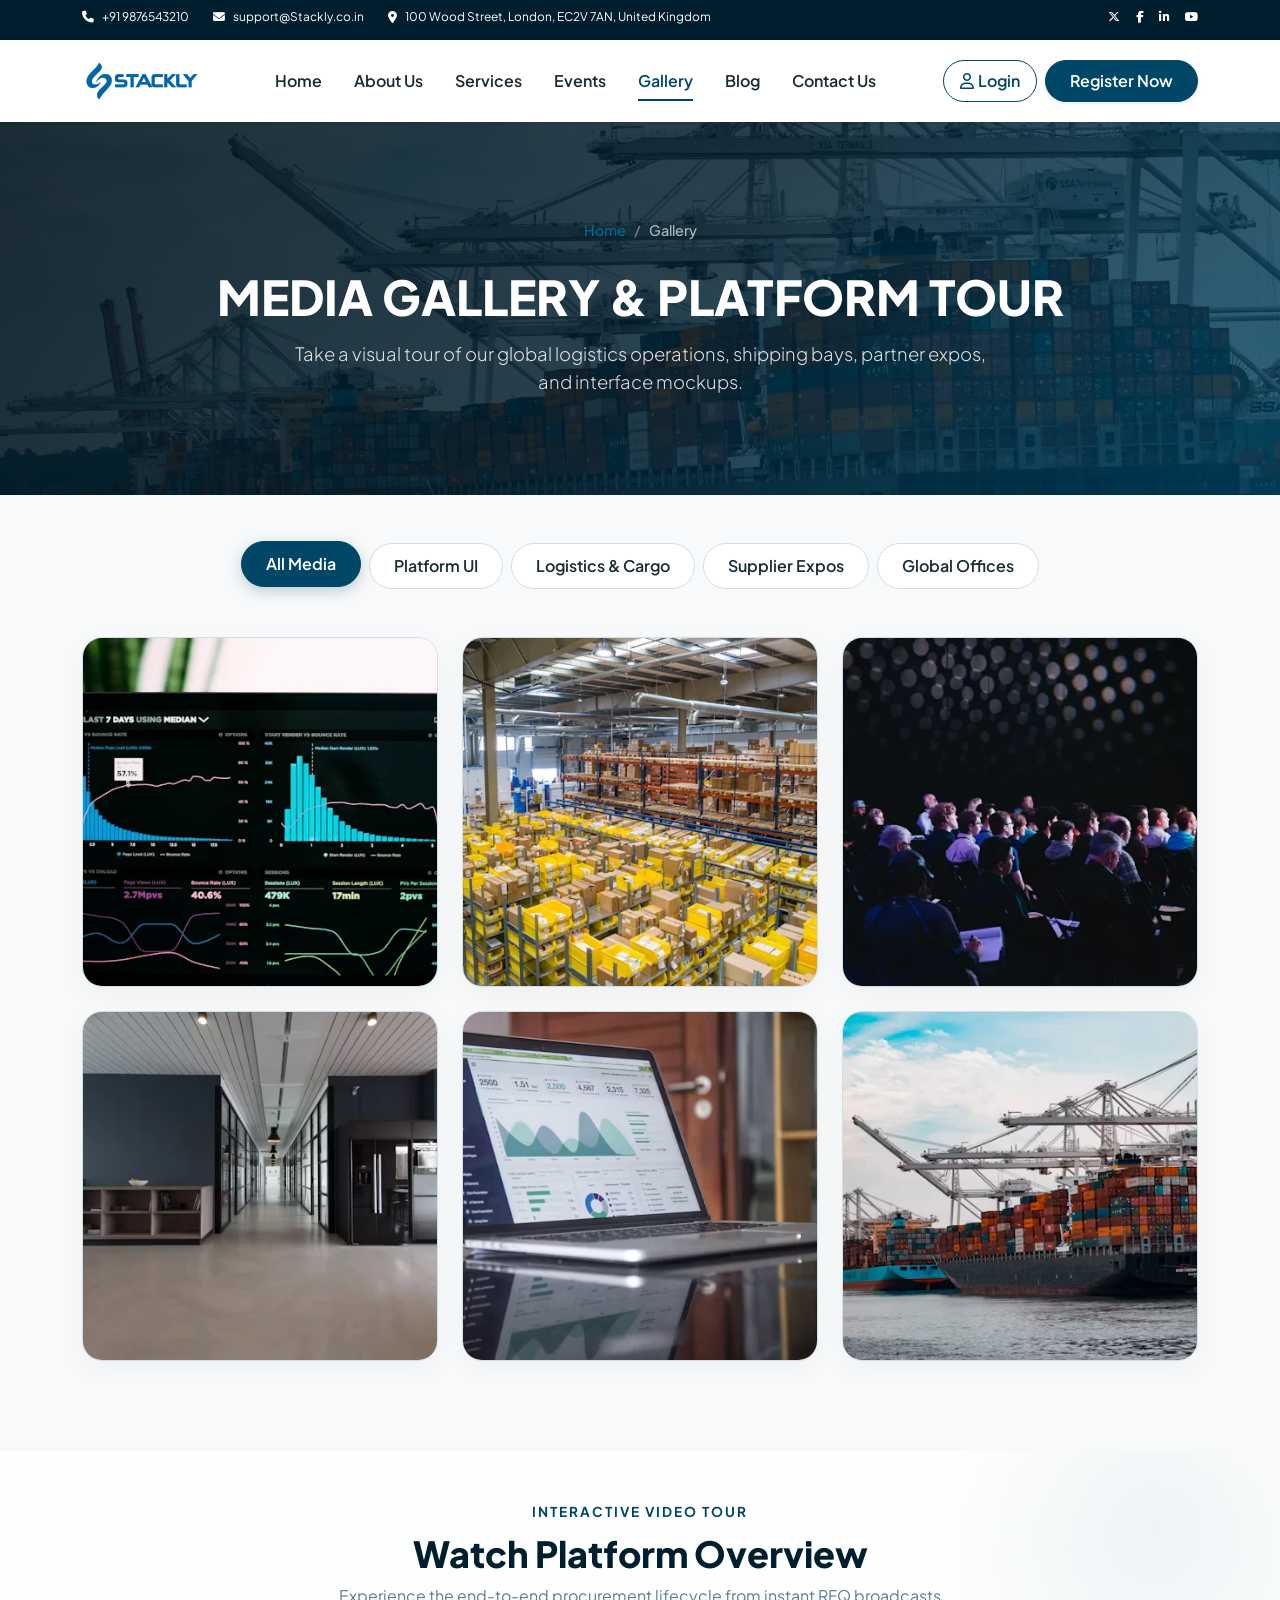
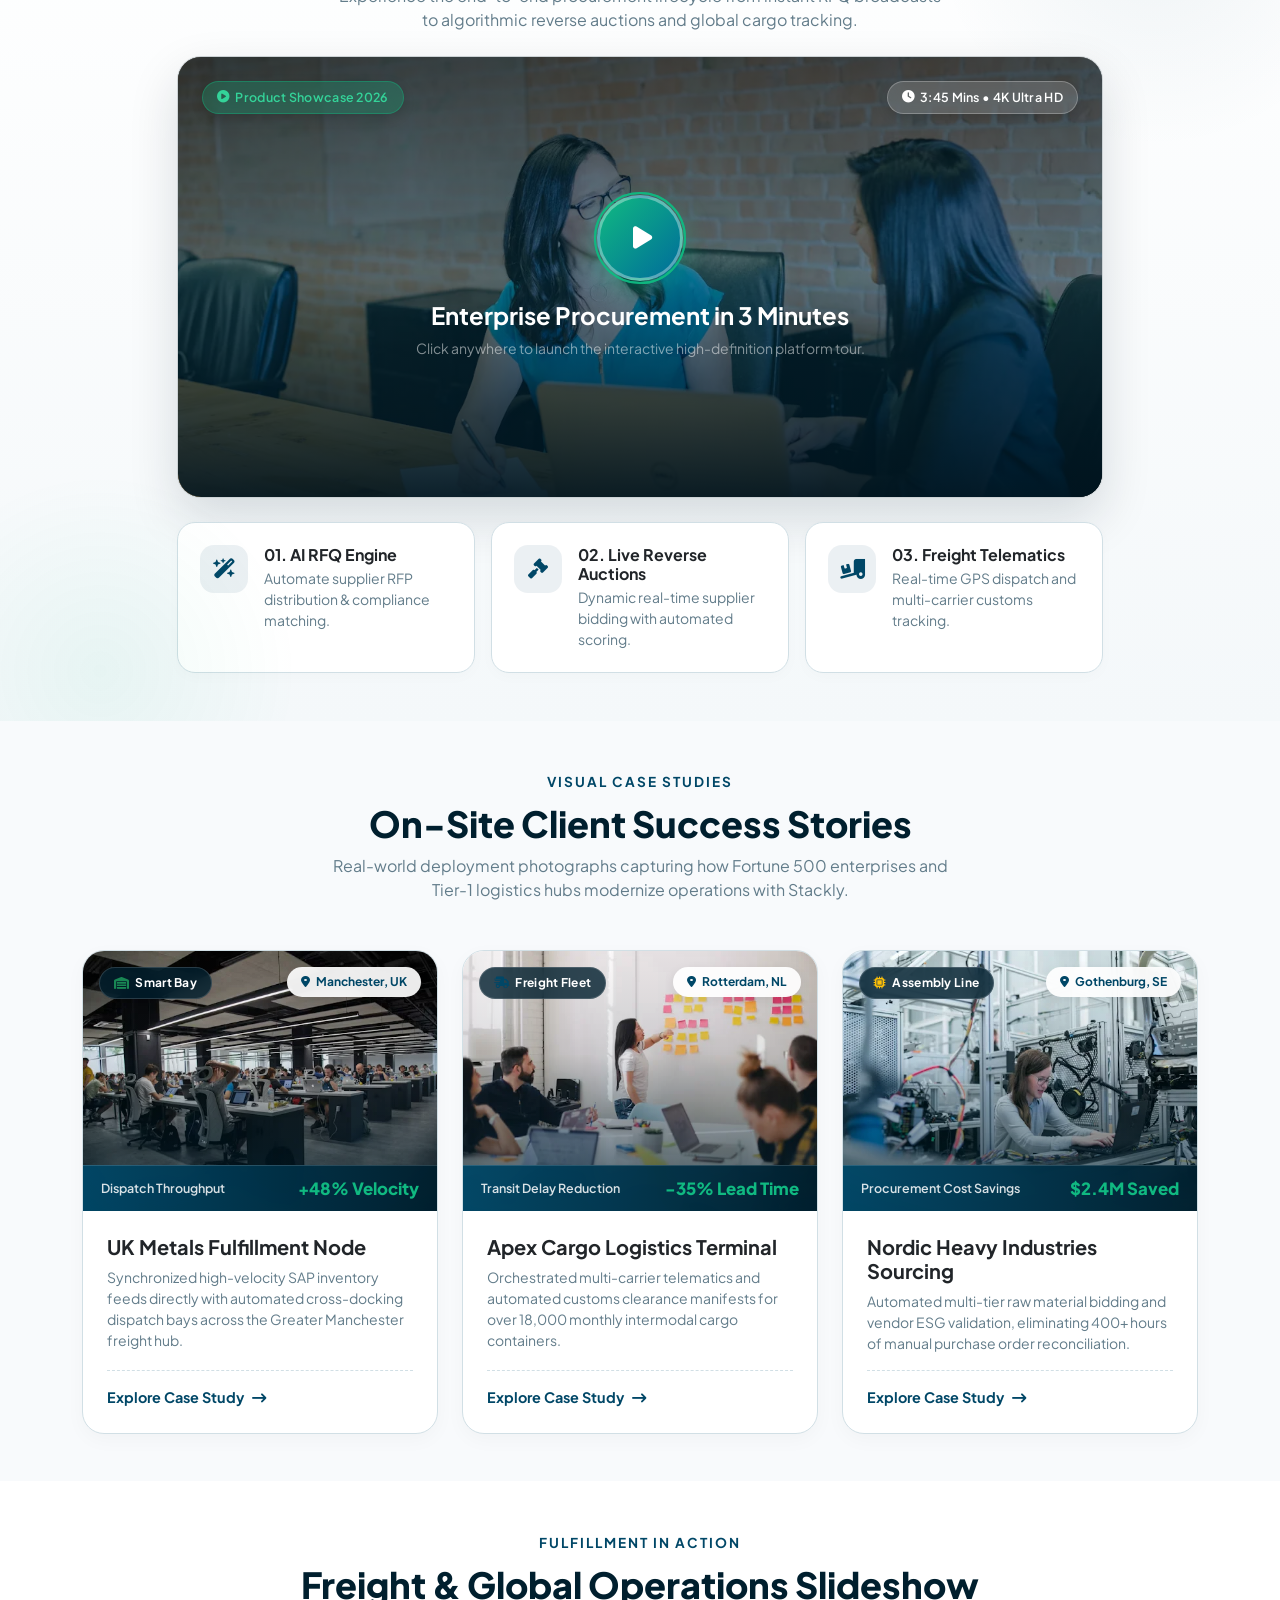
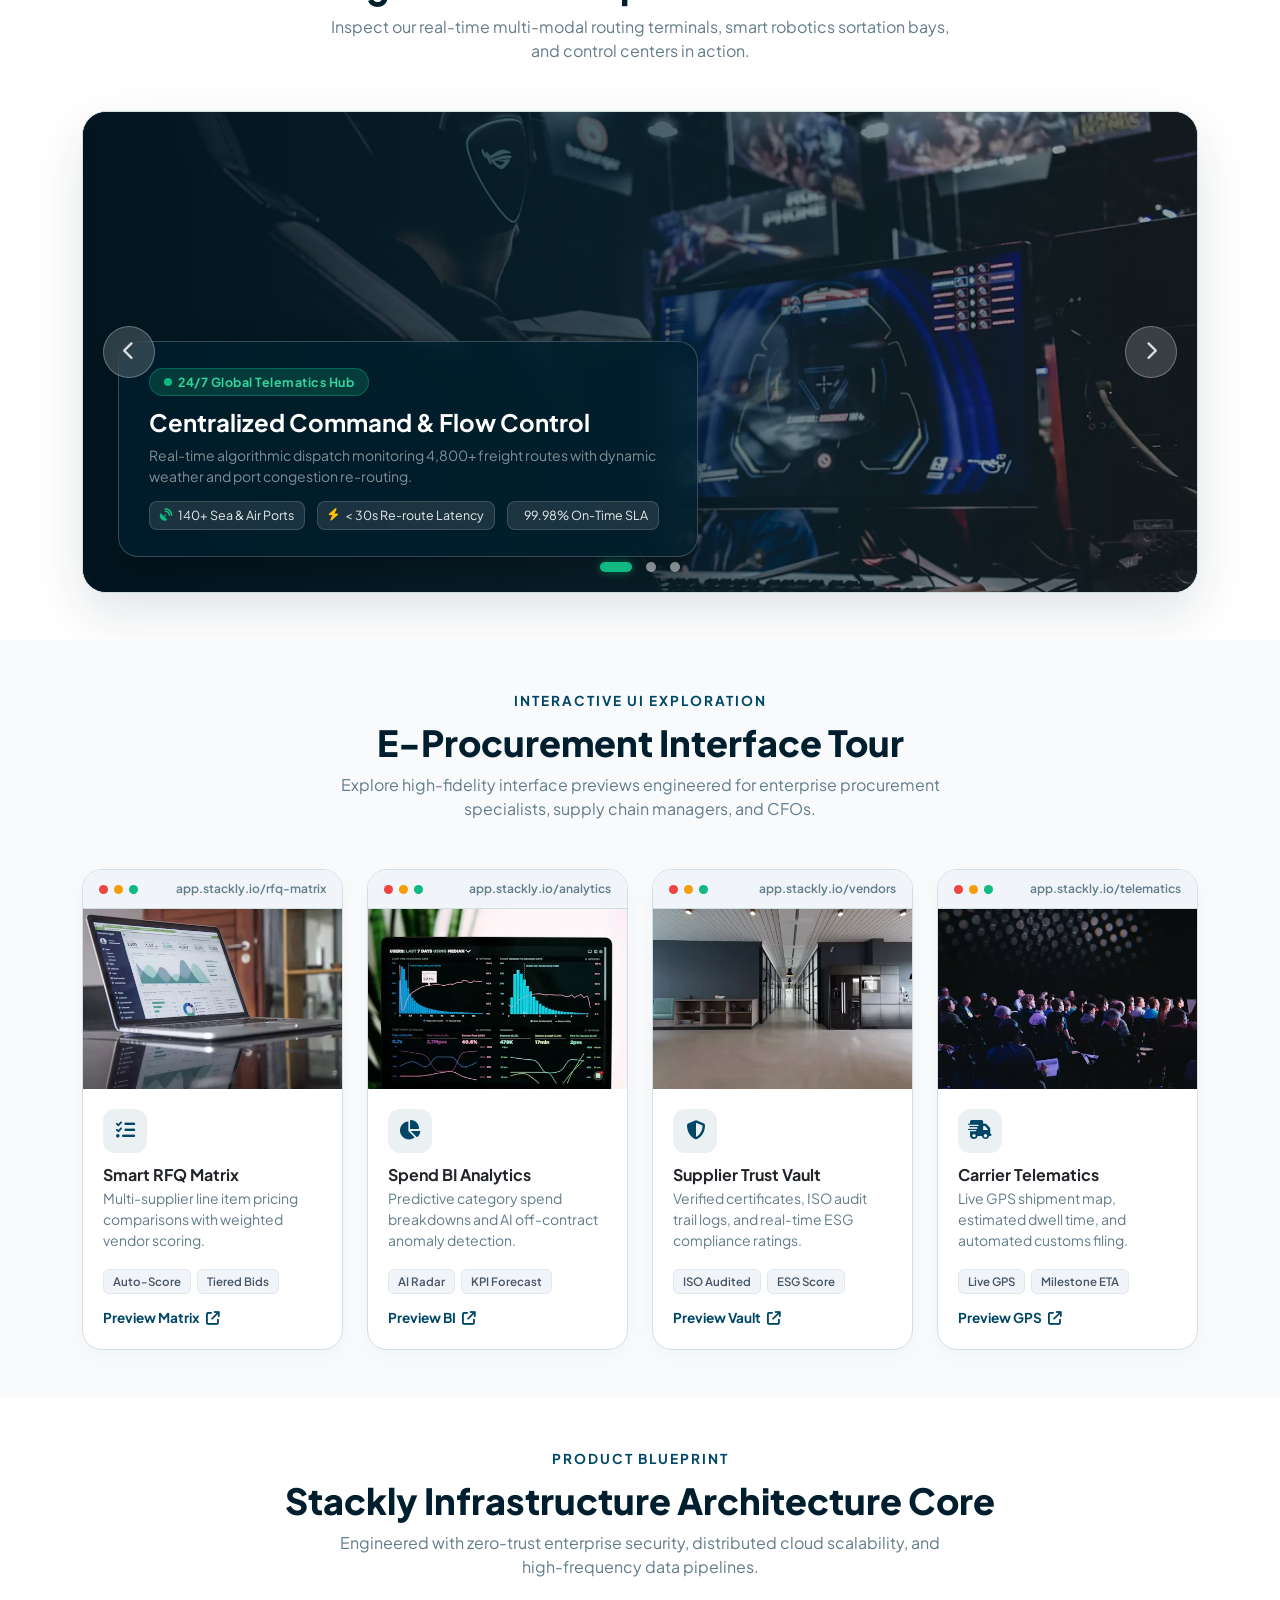
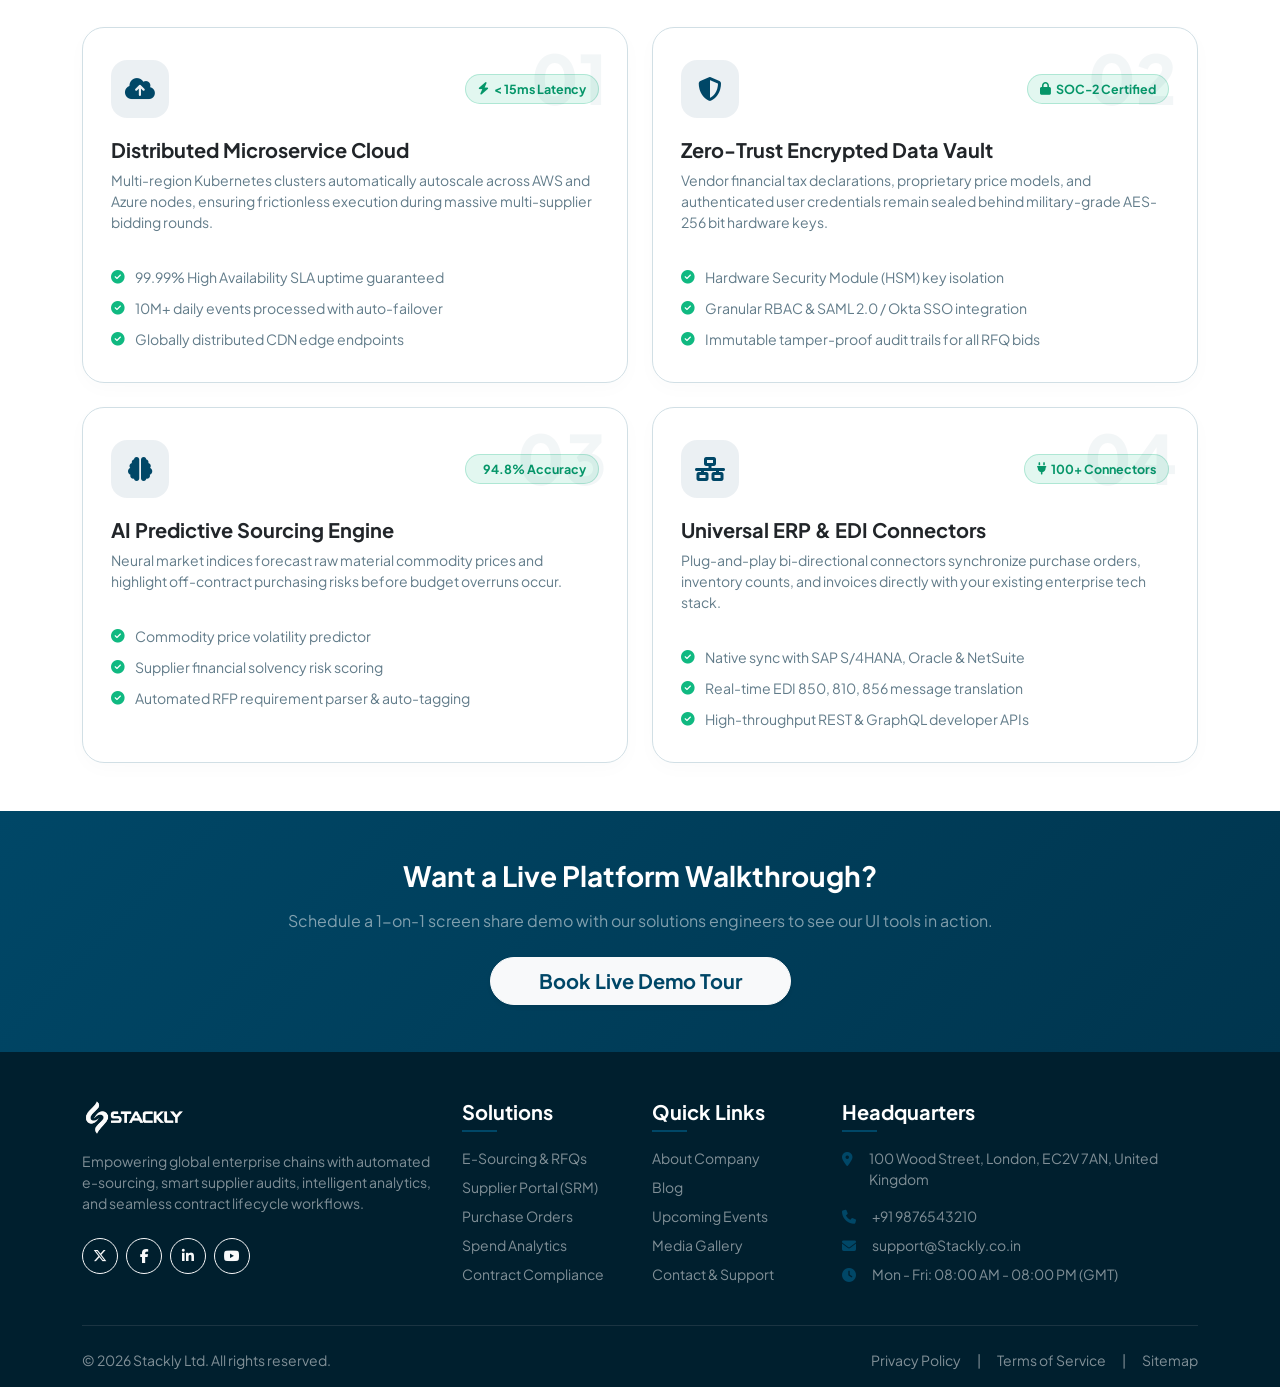
<file: pages/gallery.html>
<!doctype html>
<html lang="en">
  <head>
    <meta charset="UTF-8" />
    <meta name="viewport" content="width=device-width, initial-scale=1.0" />
    <title>Media Gallery - Stackly Platform</title>
    <!-- Favicon -->
    <link
      rel="icon"
      type="image/webp"
      href="../assets/images/logoStackly.webp"
    />
    <!-- Google Fonts -->
    <link rel="preconnect" href="https://fonts.googleapis.com" />
    <link rel="preconnect" href="https://fonts.gstatic.com" crossorigin />
    <!-- Bootstrap 5 CSS CDN -->
    <link
      href="https://cdn.jsdelivr.net/npm/bootstrap@5.3.2/dist/css/bootstrap.min.css"
      rel="stylesheet"
    />
    <!-- FontAwesome 6 Icons CDN -->
    <link
      rel="stylesheet"
      href="https://cdnjs.cloudflare.com/ajax/libs/font-awesome/6.7.2/css/all.min.css"
    />
    <!-- Custom Theme Styles -->
    <link rel="stylesheet" href="../assets/css/styles.css" />
    <!-- Page Specific Style -->
    <link rel="stylesheet" href="../assets/css/gallery.css" />
  </head>
  <body>
    <!-- Header Common Component Placeholder -->
    <div id="header-placeholder"></div>

    <main>
      <!-- Section 1: Page Banner & Breadcrumbs (Standard Subpage Hero) -->
      <section class="subpage-banner" id="section-gallery-banner">
        <div class="container text-center reveal reveal-up">
          <nav aria-label="breadcrumb">
            <ol class="breadcrumb justify-content-center">
              <li class="breadcrumb-item"><a href="../index.html">Home</a></li>
              <li class="breadcrumb-item active" aria-current="page">
                Gallery
              </li>
            </ol>
          </nav>
          <h1 class="text-uppercase mt-3 text-white">
            Media Gallery &amp; Platform Tour
          </h1>
          <p class="lead mx-auto">
            Take a visual tour of our global logistics operations, shipping
            bays, partner expos, and interface mockups.
          </p>
        </div>
      </section>

      <!-- Section 2: Gallery Filter Bar -->
      <section
        id="section-gallery-filters"
        class="py-5 bg-light reveal reveal-fade"
      >
        <div class="container text-center">
          <div class="d-flex flex-wrap justify-content-center gap-2">
            <button class="btn gallery-filter-btn active" data-filter="all">
              All Media
            </button>
            <button class="btn gallery-filter-btn" data-filter="ui">
              Platform UI
            </button>
            <button class="btn gallery-filter-btn" data-filter="logistics">
              Logistics &amp; Cargo
            </button>
            <button class="btn gallery-filter-btn" data-filter="expos">
              Supplier Expos
            </button>
            <button class="btn gallery-filter-btn" data-filter="offices">
              Global Offices
            </button>
          </div>
        </div>
      </section>

      <!-- Section 3: Responsive Media Grid -->
      <section id="section-gallery-grid" class="pt-0 bg-light reveal reveal-up">
        <div class="container">
          <div class="row g-4" id="galleryGridItems">
            <!-- Item 1: UI -->
            <div class="col-lg-4 col-md-6 gallery-wrapper" data-category="ui">
              <div class="gallery-item reveal reveal-zoom reveal-delay-1">
                <div class="gallery-img-container">
                  <img
                    src="../assets/images/gallery/gallery-img-1.webp"
                    alt="Dashboard Spend Charts"
                  />
                  <div class="gallery-hover-overlay">
                    <p>Platform UI</p>
                    <h5>Spend Analytics Dashboard</h5>
                    <a href="#" class="lightbox-btn" aria-label="Zoom"
                      ><i class="fa-solid fa-plus"></i
                    ></a>
                  </div>
                </div>
              </div>
            </div>
            <!-- Item 2: Logistics -->
            <div
              class="col-lg-4 col-md-6 gallery-wrapper"
              data-category="logistics"
            >
              <div class="gallery-item reveal reveal-zoom reveal-delay-2">
                <div class="gallery-img-container">
                  <img
                    src="../assets/images/gallery/gallery-img-2.webp"
                    alt="Warehouse logistics"
                  />
                  <div class="gallery-hover-overlay">
                    <p>Logistics &amp; Cargo</p>
                    <h5>Automated Cargo Loading</h5>
                    <a href="#" class="lightbox-btn" aria-label="Zoom"
                      ><i class="fa-solid fa-plus"></i
                    ></a>
                  </div>
                </div>
              </div>
            </div>
            <!-- Item 3: Expos -->
            <div
              class="col-lg-4 col-md-6 gallery-wrapper"
              data-category="expos"
            >
              <div class="gallery-item reveal reveal-zoom reveal-delay-3">
                <div class="gallery-img-container">
                  <img
                    src="../assets/images/gallery/gallery-img-3.webp"
                    alt="Supplier Summit Expo"
                  />
                  <div class="gallery-hover-overlay">
                    <p>Supplier Expos</p>
                    <h5>Sourcing Summit London</h5>
                    <a href="#" class="lightbox-btn" aria-label="Zoom"
                      ><i class="fa-solid fa-plus"></i
                    ></a>
                  </div>
                </div>
              </div>
            </div>
            <!-- Item 4: Offices -->
            <div
              class="col-lg-4 col-md-6 gallery-wrapper"
              data-category="offices"
            >
              <div class="gallery-item reveal reveal-zoom reveal-delay-4">
                <div class="gallery-img-container">
                  <img
                    src="../assets/images/gallery/gallery-img-4.webp"
                    alt="London HQ Office Room"
                  />
                  <div class="gallery-hover-overlay">
                    <p>Global Offices</p>
                    <h5>London HQ Meeting Room</h5>
                    <a href="#" class="lightbox-btn" aria-label="Zoom"
                      ><i class="fa-solid fa-plus"></i
                    ></a>
                  </div>
                </div>
              </div>
            </div>
            <!-- Item 5: UI -->
            <div class="col-lg-4 col-md-6 gallery-wrapper" data-category="ui">
              <div class="gallery-item reveal reveal-zoom reveal-delay-5">
                <div class="gallery-img-container">
                  <img
                    src="../assets/images/gallery/gallery-img-5.webp"
                    alt="RFQ Interface Screen"
                  />
                  <div class="gallery-hover-overlay">
                    <p>Platform UI</p>
                    <h5>Live RFQ Bidding Board</h5>
                    <a href="#" class="lightbox-btn" aria-label="Zoom"
                      ><i class="fa-solid fa-plus"></i
                    ></a>
                  </div>
                </div>
              </div>
            </div>
            <!-- Item 6: Logistics -->
            <div
              class="col-lg-4 col-md-6 gallery-wrapper"
              data-category="logistics"
            >
              <div class="gallery-item reveal reveal-zoom reveal-delay-6">
                <div class="gallery-img-container">
                  <img
                    src="../assets/images/gallery/gallery-img-6.webp"
                    alt="Shipping Container Port"
                  />
                  <div class="gallery-hover-overlay">
                    <p>Logistics &amp; Cargo</p>
                    <h5>Fulfillment Container Hub</h5>
                    <a href="#" class="lightbox-btn" aria-label="Zoom"
                      ><i class="fa-solid fa-plus"></i
                    ></a>
                  </div>
                </div>
              </div>
            </div>
          </div>
        </div>
      </section>

      <!-- Section 4: Featured Video Showcase -->
      <section id="section-gallery-video" class="py-5 reveal reveal-up">
        <div class="container">
          <div class="section-title text-center mb-4 reveal reveal-down">
            <span>Interactive Video Tour</span>
            <h2>Watch Platform Overview</h2>
            <p class="text-slate-500 mx-auto mt-2" style="max-width: 620px">
              Experience the end-to-end procurement lifecycle from instant RFQ
              broadcasts to algorithmic reverse auctions and global cargo
              tracking.
            </p>
          </div>

          <div class="row justify-content-center">
            <div class="col-lg-10">
              <!-- Main Video Card -->
              <div
                class="video-showcase-card mb-4 reveal reveal-zoom reveal-delay-1"
                data-bs-toggle="modal"
                data-bs-target="#videoTourModal"
              >
                <div class="video-thumbnail-wrapper">
                  <img
                    src="../assets/images/gallery/gallery-video-thumbnail-wrapper.webp"
                    alt="Stackly Platform Tour Preview"
                  />
                  <div class="video-backdrop-overlay"></div>

                  <!-- Top Badges -->
                  <div
                    class="position-absolute top-0 start-0 w-100 p-3 p-md-4 d-flex justify-content-between align-items-center"
                    style="z-index: 10"
                  >
                    <span class="video-badge-pill pill-live">
                      <i class="fa-solid fa-circle-play"></i> Product Showcase
                      2026
                    </span>
                    <span class="video-badge-pill">
                      <i class="fa-solid fa-clock"></i> 3:45 Mins &bull; 4K
                      Ultra HD
                    </span>
                  </div>

                  <!-- Central Play Button & Info -->
                  <div
                    class="position-absolute top-50 start-50 translate-middle text-center text-white w-100 px-3"
                    style="z-index: 10"
                  >
                    <a
                      href="#"
                      class="video-play-btn-circle"
                      aria-label="Play Platform Video"
                    >
                      <i class="fa-solid fa-play"></i>
                    </a>
                    <h3 class="fw-bold text-white mb-2 fs-4 fs-md-3">
                      Enterprise Procurement in 3 Minutes
                    </h3>
                    <p class="text-white-50 small mb-0 d-none d-sm-block">
                      Click anywhere to launch the interactive high-definition
                      platform tour.
                    </p>
                  </div>
                </div>
              </div>

              <!-- Interactive Video Chapters / Highlights Row -->
              <div class="row g-3">
                <div class="col-md-4">
                  <div
                    class="video-chapter-card reveal reveal-up reveal-delay-1"
                  >
                    <div class="video-chapter-icon">
                      <i class="fa-solid fa-wand-magic-sparkles"></i>
                    </div>
                    <div>
                      <h6 class="fw-bold text-dark mb-1">01. AI RFQ Engine</h6>
                      <p class="small text-slate-500 mb-0">
                        Automate supplier RFP distribution &amp; compliance
                        matching.
                      </p>
                    </div>
                  </div>
                </div>
                <div class="col-md-4">
                  <div
                    class="video-chapter-card reveal reveal-up reveal-delay-2"
                  >
                    <div class="video-chapter-icon">
                      <i class="fa-solid fa-gavel"></i>
                    </div>
                    <div>
                      <h6 class="fw-bold text-dark mb-1">
                        02. Live Reverse Auctions
                      </h6>
                      <p class="small text-slate-500 mb-0">
                        Dynamic real-time supplier bidding with automated
                        scoring.
                      </p>
                    </div>
                  </div>
                </div>
                <div class="col-md-4">
                  <div
                    class="video-chapter-card reveal reveal-up reveal-delay-3"
                  >
                    <div class="video-chapter-icon">
                      <i class="fa-solid fa-truck-ramp-box"></i>
                    </div>
                    <div>
                      <h6 class="fw-bold text-dark mb-1">
                        03. Freight Telematics
                      </h6>
                      <p class="small text-slate-500 mb-0">
                        Real-time GPS dispatch and multi-carrier customs
                        tracking.
                      </p>
                    </div>
                  </div>
                </div>
              </div>
            </div>
          </div>
        </div>
      </section>

      <!-- Video Tour Modal -->
      <!-- <div
        class="modal fade"
        id="videoTourModal"
        tabindex="-1"
        aria-labelledby="videoTourModalLabel"
        aria-hidden="true"
      >
        <div class="modal-dialog modal-dialog-centered modal-lg">
          <div
            class="modal-content bg-dark border-0 rounded-4 overflow-hidden shadow-lg"
          >
            <div class="modal-header border-0 pb-0">
              <h5
                class="modal-title text-white fw-bold fs-6"
                id="videoTourModalLabel"
              >
                <i class="fa-solid fa-play text-primary me-2"></i> Stackly
                E-Procurement Tour
              </h5>
              <button
                type="button"
                class="btn-close btn-close-white"
                data-bs-dismiss="modal"
                aria-label="Close"
              ></button>
            </div>
            <div class="modal-body p-3 p-md-4">
              <div
                class="ratio ratio-16x9 rounded-3 overflow-hidden border border-secondary"
              >
                <iframe
                  src="https://www.youtube.com/embed/dQw4w9WgXcQ?autoplay=0"
                  title="Stackly Tour Video"
                  allowfullscreen
                ></iframe>
              </div>
              <div
                class="mt-3 text-white-50 small d-flex justify-content-between align-items-center"
              >
                <span
                  ><i class="fa-solid fa-shield-halved text-success me-1"></i>
                  Verified Enterprise Demo</span
                >
                <span>Version 4.2 Cloud Engine</span>
              </div>
            </div>
          </div>
        </div>
      </div> -->

      <!-- Section 5: Client Success Photo Stories -->
      <section id="section-gallery-stories" class="py-5 reveal reveal-up">
        <div class="container">
          <div class="section-title text-center mb-5 reveal reveal-down">
            <span>Visual Case Studies</span>
            <h2>On-Site Client Success Stories</h2>
            <p class="text-slate-500 mx-auto mt-2" style="max-width: 640px">
              Real-world deployment photographs capturing how Fortune 500
              enterprises and Tier-1 logistics hubs modernize operations with
              Stackly.
            </p>
          </div>
          <div class="row g-4">
            <!-- Case Story 1 -->
            <div class="col-lg-4 col-md-6">
              <div class="story-card reveal reveal-up reveal-delay-1">
                <div class="story-img-wrapper">
                  <img
                    src="../assets/images/gallery/gallery-story-img-wrapper-1.webp"
                    alt="UK Metals Fulfillment Node"
                  />
                  <div class="story-img-overlay"></div>
                  <span class="story-floating-tag">
                    <i class="fa-solid fa-warehouse text-success"></i> Smart Bay
                  </span>
                  <span class="story-floating-loc">
                    <i class="fa-solid fa-location-dot"></i> Manchester, UK
                  </span>
                  <div class="story-metric-bar">
                    <span class="story-metric-label">Dispatch Throughput</span>
                    <span class="story-metric-value">+48% Velocity</span>
                  </div>
                </div>
                <div class="story-card-body">
                  <h4 class="fw-bold text-dark h5 mb-2">
                    UK Metals Fulfillment Node
                  </h4>
                  <p class="small text-slate-500 mb-3">
                    Synchronized high-velocity SAP inventory feeds directly with
                    automated cross-docking dispatch bays across the Greater
                    Manchester freight hub.
                  </p>
                  <a href="#" class="story-read-link">
                    Explore Case Study
                    <i class="fa-solid fa-arrow-right-long"></i>
                  </a>
                </div>
              </div>
            </div>

            <!-- Case Story 2 -->
            <div class="col-lg-4 col-md-6">
              <div class="story-card reveal reveal-up reveal-delay-2">
                <div class="story-img-wrapper">
                  <img
                    src="../assets/images/gallery/gallery-story-img-wrapper-2.webp"
                    alt="Apex Cargo Operations Hub"
                  />
                  <div class="story-img-overlay"></div>
                  <span class="story-floating-tag">
                    <i class="fa-solid fa-truck-fast text-primary"></i> Freight
                    Fleet
                  </span>
                  <span class="story-floating-loc">
                    <i class="fa-solid fa-location-dot"></i> Rotterdam, NL
                  </span>
                  <div class="story-metric-bar">
                    <span class="story-metric-label"
                      >Transit Delay Reduction</span
                    >
                    <span class="story-metric-value">-35% Lead Time</span>
                  </div>
                </div>
                <div class="story-card-body">
                  <h4 class="fw-bold text-dark h5 mb-2">
                    Apex Cargo Logistics Terminal
                  </h4>
                  <p class="small text-slate-500 mb-3">
                    Orchestrated multi-carrier telematics and automated customs
                    clearance manifests for over 18,000 monthly intermodal cargo
                    containers.
                  </p>
                  <a href="#" class="story-read-link">
                    Explore Case Study
                    <i class="fa-solid fa-arrow-right-long"></i>
                  </a>
                </div>
              </div>
            </div>

            <!-- Case Story 3 -->
            <div class="col-lg-4 col-md-12">
              <div class="story-card reveal reveal-up reveal-delay-3">
                <div class="story-img-wrapper">
                  <img
                    src="../assets/images/gallery/gallery-story-img-wrapper-3.webp"
                    alt="Nordic Manufacturing Consortium"
                  />
                  <div class="story-img-overlay"></div>
                  <span class="story-floating-tag">
                    <i class="fa-solid fa-microchip text-warning"></i> Assembly
                    Line
                  </span>
                  <span class="story-floating-loc">
                    <i class="fa-solid fa-location-dot"></i> Gothenburg, SE
                  </span>
                  <div class="story-metric-bar">
                    <span class="story-metric-label"
                      >Procurement Cost Savings</span
                    >
                    <span class="story-metric-value">$2.4M Saved</span>
                  </div>
                </div>
                <div class="story-card-body">
                  <h4 class="fw-bold text-dark h5 mb-2">
                    Nordic Heavy Industries Sourcing
                  </h4>
                  <p class="small text-slate-500 mb-3">
                    Automated multi-tier raw material bidding and vendor ESG
                    validation, eliminating 400+ hours of manual purchase order
                    reconciliation.
                  </p>
                  <a href="#" class="story-read-link">
                    Explore Case Study
                    <i class="fa-solid fa-arrow-right-long"></i>
                  </a>
                </div>
              </div>
            </div>
          </div>
        </div>
      </section>

      <!-- Section 6: Logistics & Shipments Slideshow -->
      <section id="section-gallery-slideshow" class="py-5 reveal reveal-up">
        <div class="container">
          <div class="section-title text-center mb-5 reveal reveal-down">
            <span>Fulfillment In Action</span>
            <h2>Freight &amp; Global Operations Slideshow</h2>
            <p class="text-slate-500 mx-auto mt-2" style="max-width: 620px">
              Inspect our real-time multi-modal routing terminals, smart
              robotics sortation bays, and control centers in action.
            </p>
          </div>

          <div
            class="luxury-slideshow-container reveal reveal-zoom reveal-delay-1"
          >
            <div
              id="galleryCarousel"
              class="carousel slide carousel-fade"
              data-bs-ride="carousel"
              data-bs-interval="6000"
            >
              <!-- Expandable Indicators -->
              <div class="carousel-indicators slideshow-custom-indicators">
                <button
                  type="button"
                  data-bs-target="#galleryCarousel"
                  data-bs-slide-to="0"
                  class="active"
                  aria-current="true"
                  aria-label="Slide 1"
                ></button>
                <button
                  type="button"
                  data-bs-target="#galleryCarousel"
                  data-bs-slide-to="1"
                  aria-label="Slide 2"
                ></button>
                <button
                  type="button"
                  data-bs-target="#galleryCarousel"
                  data-bs-slide-to="2"
                  aria-label="Slide 3"
                ></button>
              </div>

              <!-- Slides Inner -->
              <div class="carousel-inner">
                <!-- Slide 1 -->
                <div class="carousel-item active">
                  <div class="slideshow-slide-content">
                    <img
                      src="../assets/images/gallery/gallery-slideshow-slide-content-1.webp"
                      alt="Logistics Flow Control Room"
                    />
                    <div class="slideshow-gradient-layer"></div>
                    <div class="slideshow-glass-card">
                      <span class="slideshow-pill-tag">
                        <span class="pulse-live-dot"></span> 24/7 Global
                        Telematics Hub
                      </span>
                      <h3 class="fw-bold text-white mb-2 fs-4">
                        Centralized Command &amp; Flow Control
                      </h3>
                      <p class="small text-white-50 mb-0">
                        Real-time algorithmic dispatch monitoring 4,800+ freight
                        routes with dynamic weather and port congestion
                        re-routing.
                      </p>
                      <div class="slideshow-specs-list">
                        <span class="slideshow-spec-item"
                          ><i
                            class="fa-solid fa-satellite-dish text-accent"
                          ></i>
                          140+ Sea &amp; Air Ports</span
                        >
                        <span class="slideshow-spec-item"
                          ><i class="fa-solid fa-bolt text-warning"></i> &lt;
                          30s Re-route Latency</span
                        >
                        <span class="slideshow-spec-item"
                          ><i class="fa-solid fa-shield-check text-success"></i>
                          99.98% On-Time SLA</span
                        >
                      </div>
                    </div>
                  </div>
                </div>

                <!-- Slide 2 -->
                <div class="carousel-item">
                  <div class="slideshow-slide-content">
                    <img
                      src="../assets/images/gallery/gallery-slideshow-slide-content-2.webp"
                      alt="High-Throughput Container Port"
                    />
                    <div class="slideshow-gradient-layer"></div>
                    <div class="slideshow-glass-card">
                      <span class="slideshow-pill-tag">
                        <span class="pulse-live-dot"></span> Port Logistics Node
                      </span>
                      <h3 class="fw-bold text-white mb-2 fs-4">
                        Intermodal Container Marshalling Yard
                      </h3>
                      <p class="small text-white-50 mb-0">
                        IoT-linked RFID gate scanning and automated electronic
                        Bills of Lading (eBL) synced instantaneously with buyer
                        ERP records.
                      </p>
                      <div class="slideshow-specs-list">
                        <span class="slideshow-spec-item"
                          ><i class="fa-solid fa-barcode text-accent"></i>
                          Instant RFID Scan</span
                        >
                        <span class="slideshow-spec-item"
                          ><i class="fa-solid fa-file-invoice text-info"></i>
                          Automated eBL Sync</span
                        >
                        <span class="slideshow-spec-item"
                          ><i class="fa-solid fa-anchor text-primary-light"></i>
                          Deepwater Terminal</span
                        >
                      </div>
                    </div>
                  </div>
                </div>

                <!-- Slide 3 -->
                <div class="carousel-item">
                  <div class="slideshow-slide-content">
                    <img
                      src="../assets/images/gallery/gallery-slideshow-slide-content-3.webp"
                      alt="Automated Robotic Cross-Dock"
                    />
                    <div class="slideshow-gradient-layer"></div>
                    <div class="slideshow-glass-card">
                      <span class="slideshow-pill-tag">
                        <span class="pulse-live-dot"></span> Robotics Cross-Dock
                      </span>
                      <h3 class="fw-bold text-white mb-2 fs-4">
                        Automated Robotic Fulfillment Center
                      </h3>
                      <p class="small text-white-50 mb-0">
                        High-density AGV robotic sortation directing 65,000
                        parcels per hour with sub-millimeter precision and
                        automated pallet staging.
                      </p>
                      <div class="slideshow-specs-list">
                        <span class="slideshow-spec-item"
                          ><i class="fa-solid fa-robot text-accent"></i> 65k
                          Parcels / Hour</span
                        >
                        <span class="slideshow-spec-item"
                          ><i
                            class="fa-solid fa-cubes-stacked text-warning"
                          ></i>
                          AGV Pallet Staging</span
                        >
                        <span class="slideshow-spec-item"
                          ><i class="fa-solid fa-circle-check text-success"></i>
                          Zero Error Guarantee</span
                        >
                      </div>
                    </div>
                  </div>
                </div>
              </div>

              <!-- Controls -->
              <button
                class="carousel-control-prev slideshow-nav-btn"
                type="button"
                data-bs-target="#galleryCarousel"
                data-bs-slide="prev"
                aria-label="Previous Slide"
              >
                <i class="fa-solid fa-chevron-left"></i>
              </button>
              <button
                class="carousel-control-next slideshow-nav-btn"
                type="button"
                data-bs-target="#galleryCarousel"
                data-bs-slide="next"
                aria-label="Next Slide"
              >
                <i class="fa-solid fa-chevron-right"></i>
              </button>
            </div>
          </div>
        </div>
      </section>

      <!-- Section 7: Platform Interface Mockups Gallery -->
      <section id="section-gallery-mockups" class="py-5 reveal reveal-up">
        <div class="container">
          <div class="section-title text-center mb-5 reveal reveal-down">
            <span>Interactive UI Exploration</span>
            <h2>E-Procurement Interface Tour</h2>
            <p class="text-slate-500 mx-auto mt-2" style="max-width: 620px">
              Explore high-fidelity interface previews engineered for enterprise
              procurement specialists, supply chain managers, and CFOs.
            </p>
          </div>
          <div class="row g-4">
            <!-- Mockup 1: RFQ Editor -->
            <div class="col-lg-3 col-md-6">
              <div class="mockup-card reveal reveal-up reveal-delay-1">
                <div class="mockup-window-header">
                  <div class="window-dots">
                    <span class="window-dot dot-red"></span>
                    <span class="window-dot dot-yellow"></span>
                    <span class="window-dot dot-green"></span>
                  </div>
                  <span>app.stackly.io/rfq-matrix</span>
                </div>
                <div class="mockup-preview-box">
                  <img
                    src="../assets/images/gallery/gallery-mockup-preview-img-1.webp"
                    alt="Smart RFQ Editor Mockup"
                  />
                  <div class="mockup-preview-overlay">
                    <span class="mockup-zoom-icon">
                      <i class="fa-solid fa-magnifying-glass-plus"></i>
                    </span>
                  </div>
                </div>
                <div class="mockup-card-body">
                  <div class="mockup-icon-badge">
                    <i class="fa-solid fa-list-check"></i>
                  </div>
                  <h5 class="fw-bold text-dark h6 mb-1">Smart RFQ Matrix</h5>
                  <p class="small text-slate-500 mb-2">
                    Multi-supplier line item pricing comparisons with weighted
                    vendor scoring.
                  </p>
                  <div class="mockup-feature-tags">
                    <span class="mockup-tag">Auto-Score</span>
                    <span class="mockup-tag">Tiered Bids</span>
                  </div>
                  <a href="#" class="mockup-action-link">
                    Preview Matrix
                    <i class="fa-solid fa-arrow-up-right-from-square"></i>
                  </a>
                </div>
              </div>
            </div>

            <!-- Mockup 2: Spend Analytics -->
            <div class="col-lg-3 col-md-6">
              <div class="mockup-card reveal reveal-up reveal-delay-2">
                <div class="mockup-window-header">
                  <div class="window-dots">
                    <span class="window-dot dot-red"></span>
                    <span class="window-dot dot-yellow"></span>
                    <span class="window-dot dot-green"></span>
                  </div>
                  <span>app.stackly.io/analytics</span>
                </div>
                <div class="mockup-preview-box">
                  <img
                    src="../assets/images/gallery/gallery-mockup-preview-img-2.webp"
                    alt="Spend Analytics Mockup"
                  />
                  <div class="mockup-preview-overlay">
                    <span class="mockup-zoom-icon">
                      <i class="fa-solid fa-magnifying-glass-plus"></i>
                    </span>
                  </div>
                </div>
                <div class="mockup-card-body">
                  <div class="mockup-icon-badge">
                    <i class="fa-solid fa-chart-pie"></i>
                  </div>
                  <h5 class="fw-bold text-dark h6 mb-1">Spend BI Analytics</h5>
                  <p class="small text-slate-500 mb-2">
                    Predictive category spend breakdowns and AI off-contract
                    anomaly detection.
                  </p>
                  <div class="mockup-feature-tags">
                    <span class="mockup-tag">AI Radar</span>
                    <span class="mockup-tag">KPI Forecast</span>
                  </div>
                  <a href="#" class="mockup-action-link">
                    Preview BI
                    <i class="fa-solid fa-arrow-up-right-from-square"></i>
                  </a>
                </div>
              </div>
            </div>

            <!-- Mockup 3: Vendor Profile -->
            <div class="col-lg-3 col-md-6">
              <div class="mockup-card reveal reveal-up reveal-delay-3">
                <div class="mockup-window-header">
                  <div class="window-dots">
                    <span class="window-dot dot-red"></span>
                    <span class="window-dot dot-yellow"></span>
                    <span class="window-dot dot-green"></span>
                  </div>
                  <span>app.stackly.io/vendors</span>
                </div>
                <div class="mockup-preview-box">
                  <img
                    src="../assets/images/gallery/gallery-mockup-preview-img-3.webp"
                    alt="Supplier Vault Mockup"
                  />
                  <div class="mockup-preview-overlay">
                    <span class="mockup-zoom-icon">
                      <i class="fa-solid fa-magnifying-glass-plus"></i>
                    </span>
                  </div>
                </div>
                <div class="mockup-card-body">
                  <div class="mockup-icon-badge">
                    <i class="fa-solid fa-shield-halved"></i>
                  </div>
                  <h5 class="fw-bold text-dark h6 mb-1">
                    Supplier Trust Vault
                  </h5>
                  <p class="small text-slate-500 mb-2">
                    Verified certificates, ISO audit trail logs, and real-time
                    ESG compliance ratings.
                  </p>
                  <div class="mockup-feature-tags">
                    <span class="mockup-tag">ISO Audited</span>
                    <span class="mockup-tag">ESG Score</span>
                  </div>
                  <a href="#" class="mockup-action-link">
                    Preview Vault
                    <i class="fa-solid fa-arrow-up-right-from-square"></i>
                  </a>
                </div>
              </div>
            </div>

            <!-- Mockup 4: Freight Tracker -->
            <div class="col-lg-3 col-md-6">
              <div class="mockup-card reveal reveal-up reveal-delay-4">
                <div class="mockup-window-header">
                  <div class="window-dots">
                    <span class="window-dot dot-red"></span>
                    <span class="window-dot dot-yellow"></span>
                    <span class="window-dot dot-green"></span>
                  </div>
                  <span>app.stackly.io/telematics</span>
                </div>
                <div class="mockup-preview-box">
                  <img
                    src="../assets/images/gallery/gallery-mockup-preview-img-4.webp"
                    alt="Freight Tracker Mockup"
                  />
                  <div class="mockup-preview-overlay">
                    <span class="mockup-zoom-icon">
                      <i class="fa-solid fa-magnifying-glass-plus"></i>
                    </span>
                  </div>
                </div>
                <div class="mockup-card-body">
                  <div class="mockup-icon-badge">
                    <i class="fa-solid fa-truck-fast"></i>
                  </div>
                  <h5 class="fw-bold text-dark h6 mb-1">Carrier Telematics</h5>
                  <p class="small text-slate-500 mb-2">
                    Live GPS shipment map, estimated dwell time, and automated
                    customs filing.
                  </p>
                  <div class="mockup-feature-tags">
                    <span class="mockup-tag">Live GPS</span>
                    <span class="mockup-tag">Milestone ETA</span>
                  </div>
                  <a href="#" class="mockup-action-link">
                    Preview GPS
                    <i class="fa-solid fa-arrow-up-right-from-square"></i>
                  </a>
                </div>
              </div>
            </div>
          </div>
        </div>
      </section>

      <!-- Section 8: Visual Platform Benefits Infographic -->
      <section id="section-gallery-info" class="py-5 reveal reveal-up">
        <div class="container">
          <div class="section-title text-center mb-5 reveal reveal-down">
            <span>Product Blueprint</span>
            <h2>Stackly Infrastructure Architecture Core</h2>
            <p class="text-slate-500 mx-auto mt-2" style="max-width: 620px">
              Engineered with zero-trust enterprise security, distributed cloud
              scalability, and high-frequency data pipelines.
            </p>
          </div>
          <div class="row g-4">
            <!-- Infographic Card 1 -->
            <div class="col-lg-6">
              <div class="blueprint-card reveal reveal-up reveal-delay-1">
                <span class="blueprint-watermark">01</span>
                <div class="blueprint-header">
                  <div class="blueprint-icon-box">
                    <i class="fa-solid fa-cloud-arrow-up"></i>
                  </div>
                  <span class="blueprint-badge">
                    <i class="fa-solid fa-bolt"></i> &lt; 15ms Latency
                  </span>
                </div>
                <h4 class="fw-bold h5 mb-2 text-dark">
                  Distributed Microservice Cloud
                </h4>
                <p class="small text-slate-500 mb-3">
                  Multi-region Kubernetes clusters automatically autoscale
                  across AWS and Azure nodes, ensuring frictionless execution
                  during massive multi-supplier bidding rounds.
                </p>
                <ul class="blueprint-list">
                  <li>
                    <i class="fa-solid fa-circle-check"></i> 99.99% High
                    Availability SLA uptime guaranteed
                  </li>
                  <li>
                    <i class="fa-solid fa-circle-check"></i> 10M+ daily events
                    processed with auto-failover
                  </li>
                  <li>
                    <i class="fa-solid fa-circle-check"></i> Globally
                    distributed CDN edge endpoints
                  </li>
                </ul>
              </div>
            </div>

            <!-- Infographic Card 2 -->
            <div class="col-lg-6">
              <div class="blueprint-card reveal reveal-up reveal-delay-2">
                <span class="blueprint-watermark">02</span>
                <div class="blueprint-header">
                  <div class="blueprint-icon-box">
                    <i class="fa-solid fa-shield-halved"></i>
                  </div>
                  <span class="blueprint-badge">
                    <i class="fa-solid fa-lock"></i> SOC-2 Certified
                  </span>
                </div>
                <h4 class="fw-bold h5 mb-2 text-dark">
                  Zero-Trust Encrypted Data Vault
                </h4>
                <p class="small text-slate-500 mb-3">
                  Vendor financial tax declarations, proprietary price models,
                  and authenticated user credentials remain sealed behind
                  military-grade AES-256 bit hardware keys.
                </p>
                <ul class="blueprint-list">
                  <li>
                    <i class="fa-solid fa-circle-check"></i> Hardware Security
                    Module (HSM) key isolation
                  </li>
                  <li>
                    <i class="fa-solid fa-circle-check"></i> Granular RBAC &amp;
                    SAML 2.0 / Okta SSO integration
                  </li>
                  <li>
                    <i class="fa-solid fa-circle-check"></i> Immutable
                    tamper-proof audit trails for all RFQ bids
                  </li>
                </ul>
              </div>
            </div>

            <!-- Infographic Card 3 -->
            <div class="col-lg-6">
              <div class="blueprint-card reveal reveal-up reveal-delay-3">
                <span class="blueprint-watermark">03</span>
                <div class="blueprint-header">
                  <div class="blueprint-icon-box">
                    <i class="fa-solid fa-brain"></i>
                  </div>
                  <span class="blueprint-badge">
                    <i class="fa-solid fa-sparkles"></i> 94.8% Accuracy
                  </span>
                </div>
                <h4 class="fw-bold h5 mb-2 text-dark">
                  AI Predictive Sourcing Engine
                </h4>
                <p class="small text-slate-500 mb-3">
                  Neural market indices forecast raw material commodity prices
                  and highlight off-contract purchasing risks before budget
                  overruns occur.
                </p>
                <ul class="blueprint-list">
                  <li>
                    <i class="fa-solid fa-circle-check"></i> Commodity price
                    volatility predictor
                  </li>
                  <li>
                    <i class="fa-solid fa-circle-check"></i> Supplier financial
                    solvency risk scoring
                  </li>
                  <li>
                    <i class="fa-solid fa-circle-check"></i> Automated RFP
                    requirement parser &amp; auto-tagging
                  </li>
                </ul>
              </div>
            </div>

            <!-- Infographic Card 4 -->
            <div class="col-lg-6">
              <div class="blueprint-card reveal reveal-up reveal-delay-4">
                <span class="blueprint-watermark">04</span>
                <div class="blueprint-header">
                  <div class="blueprint-icon-box">
                    <i class="fa-solid fa-network-wired"></i>
                  </div>
                  <span class="blueprint-badge">
                    <i class="fa-solid fa-plug"></i> 100+ Connectors
                  </span>
                </div>
                <h4 class="fw-bold h5 mb-2 text-dark">
                  Universal ERP &amp; EDI Connectors
                </h4>
                <p class="small text-slate-500 mb-3">
                  Plug-and-play bi-directional connectors synchronize purchase
                  orders, inventory counts, and invoices directly with your
                  existing enterprise tech stack.
                </p>
                <ul class="blueprint-list">
                  <li>
                    <i class="fa-solid fa-circle-check"></i> Native sync with
                    SAP S/4HANA, Oracle &amp; NetSuite
                  </li>
                  <li>
                    <i class="fa-solid fa-circle-check"></i> Real-time EDI 850,
                    810, 856 message translation
                  </li>
                  <li>
                    <i class="fa-solid fa-circle-check"></i> High-throughput
                    REST &amp; GraphQL developer APIs
                  </li>
                </ul>
              </div>
            </div>
          </div>
        </div>
      </section>

      <!-- Section 9: Demo Booking Banner CTA -->
      <section
        class="contact-banner-section py-5 text-white reveal reveal-up"
        id="section-gallery-cta"
      >
        <div class="container text-center reveal reveal-up">
          <h3 class="fw-bold mb-3">Want a Live Platform Walkthrough?</h3>
          <p class="mb-4 text-white-50">
            Schedule a 1-on-1 screen share demo with our solutions engineers to
            see our UI tools in action.
          </p>
          <a
            href="#"
            class="btn btn-light text-primary btn-lg rounded-pill px-5 fw-bold shadow-sm"
            >Book Live Demo Tour</a
          >
        </div>
      </section>
    </main>

    <!-- Footer Common Component Placeholder -->
    <div id="footer-placeholder"></div>

    <!-- Bootstrap 5 JS Bundle CDN (Includes Popper) -->
    <script src="https://cdn.jsdelivr.net/npm/bootstrap@5.3.2/dist/js/bootstrap.bundle.min.js"></script>
    <!-- Custom Theme Script -->
    <script src="../assets/js/script.js"></script>

    <!-- Gallery Filter Javascript -->
    <script>
      document.addEventListener("DOMContentLoaded", function () {
        const filterBtns = document.querySelectorAll(".gallery-filter-btn");
        const galleryItems = document.querySelectorAll(".gallery-wrapper");

        filterBtns.forEach((btn) => {
          btn.addEventListener("click", function () {
            // Remove active class from all buttons
            filterBtns.forEach((b) => b.classList.remove("active"));
            // Add active class to clicked button
            this.classList.add("active");

            const filterValue = this.getAttribute("data-filter");

            galleryItems.forEach((item) => {
              if (
                filterValue === "all" ||
                item.getAttribute("data-category") === filterValue
              ) {
                item.style.display = "block";
              } else {
                item.style.display = "none";
              }
            });
          });
        });
      });
    </script>
  </body>
</html>
</file>
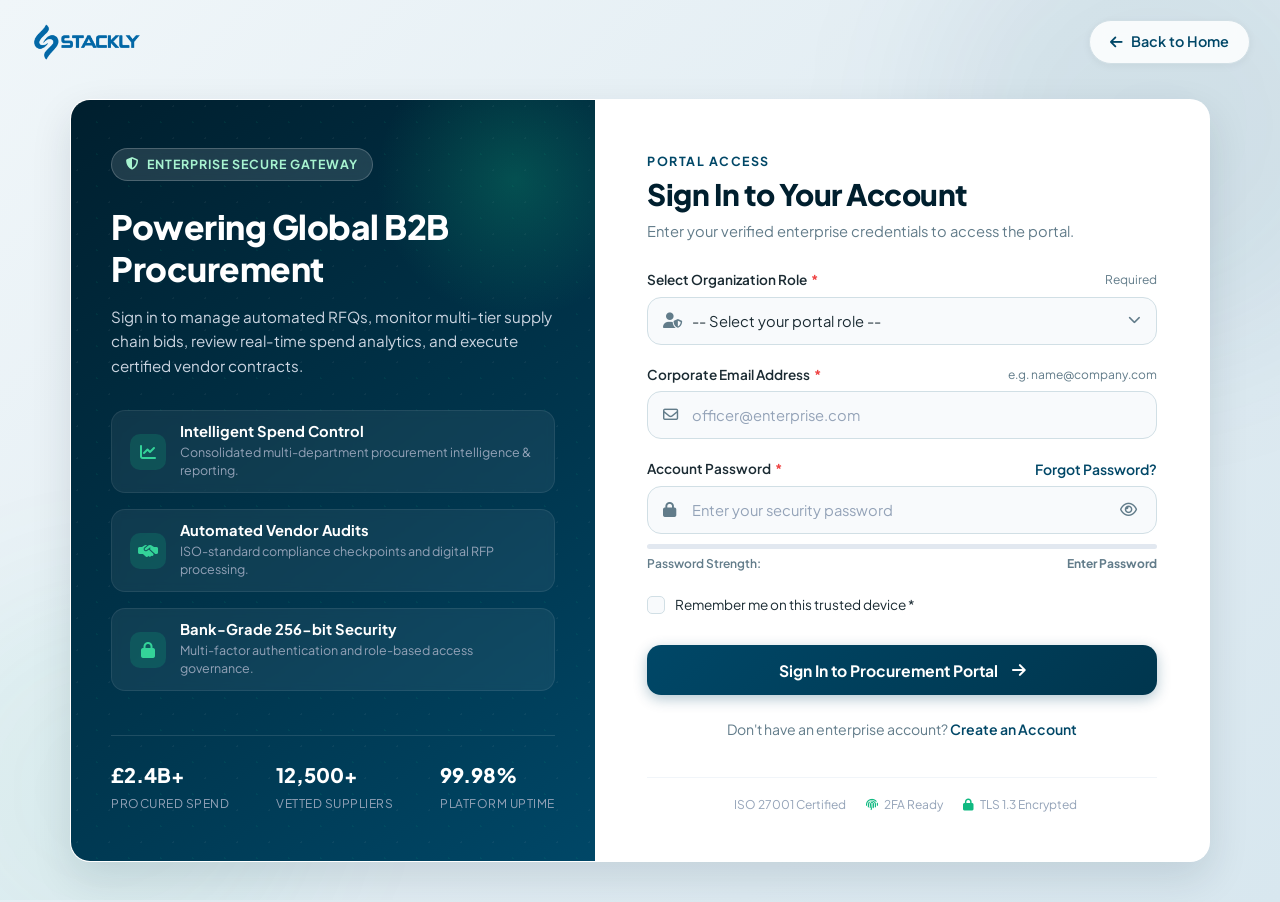
<file: pages/login.html>
<!doctype html>
<html lang="en">
  <head>
    <meta charset="UTF-8" />
    <meta name="viewport" content="width=device-width, initial-scale=1.0" />
    <title>Login - Stackly B2B Procurement Platform</title>

    <!-- Favicon -->
    <link
      rel="icon"
      type="image/webp"
      href="../assets/images/logoStackly.webp"
    />

    <!-- Google Fonts -->
    <link rel="preconnect" href="https://fonts.googleapis.com" />
    <link rel="preconnect" href="https://fonts.gstatic.com" crossorigin />

    <!-- Bootstrap 5 CSS CDN -->
    <link
      href="https://cdn.jsdelivr.net/npm/bootstrap@5.3.2/dist/css/bootstrap.min.css"
      rel="stylesheet"
    />

    <!-- FontAwesome 6 Icons CDN -->
    <link
      rel="stylesheet"
      href="https://cdnjs.cloudflare.com/ajax/libs/font-awesome/6.7.2/css/all.min.css"
    />

    <!-- Shared Base Theme CSS -->
    <link rel="stylesheet" href="../assets/css/styles.css" />

    <!-- Dedicated Auth Styles -->
    <link rel="stylesheet" href="../assets/css/auth.css" />
  </head>
  <body class="auth-body">
    <!-- Ambient Background Lighting Orbs -->
    <div class="auth-bg-decorations">
      <div class="auth-orb auth-orb-1"></div>
      <div class="auth-orb auth-orb-2"></div>
      <div class="auth-orb auth-orb-3"></div>
    </div>

    <!-- Top Navigation Bar -->
    <header class="auth-header-bar">
      <a
        href="../index.html"
        class="auth-brand-logo"
        title="Stackly Procurement Home"
      >
        <img
          src="../assets/images/logoStackly.webp"
          alt="Stackly B2B Procurement Logo"
        />
      </a>

      <!-- Back to Home Button -->
      <a href="../index.html" class="btn-back-home" id="loginBackHomeBtn">
        <i class="fa-solid fa-arrow-left"></i>
        <span>Back to Home</span>
      </a>
    </header>

    <!-- Main Authentication Wrapper -->
    <main class="auth-wrapper">
      <div class="auth-card-container">
        <!-- Left Side: Enterprise Showcase / Hero Panel -->
        <section class="auth-hero-panel reveal reveal-left">
          <div class="auth-hero-content">
            <div class="auth-hero-badge reveal reveal-down reveal-delay-1">
              <i class="fa-solid fa-shield-halved"></i>
              Enterprise Secure Gateway
            </div>

            <h1 class="auth-hero-title reveal reveal-up reveal-delay-2">
              Powering Global B2B Procurement
            </h1>
            <p class="auth-hero-desc reveal reveal-up reveal-delay-2">
              Sign in to manage automated RFQs, monitor multi-tier supply chain
              bids, review real-time spend analytics, and execute certified
              vendor contracts.
            </p>

            <!-- Feature Highlight List -->
            <div class="auth-features-list">
              <div class="auth-feature-item reveal reveal-up reveal-delay-2">
                <div class="auth-feature-icon">
                  <i class="fa-solid fa-chart-line"></i>
                </div>
                <div class="auth-feature-text">
                  <h4>Intelligent Spend Control</h4>
                  <p>
                    Consolidated multi-department procurement intelligence &
                    reporting.
                  </p>
                </div>
              </div>

              <div class="auth-feature-item reveal reveal-up reveal-delay-3">
                <div class="auth-feature-icon">
                  <i class="fa-solid fa-handshake-simple"></i>
                </div>
                <div class="auth-feature-text">
                  <h4>Automated Vendor Audits</h4>
                  <p>
                    ISO-standard compliance checkpoints and digital RFP
                    processing.
                  </p>
                </div>
              </div>

              <div class="auth-feature-item reveal reveal-up reveal-delay-4">
                <div class="auth-feature-icon">
                  <i class="fa-solid fa-lock"></i>
                </div>
                <div class="auth-feature-text">
                  <h4>Bank-Grade 256-bit Security</h4>
                  <p>
                    Multi-factor authentication and role-based access
                    governance.
                  </p>
                </div>
              </div>
            </div>
          </div>

          <!-- Bottom Metric Highlights -->
          <div class="auth-hero-footer reveal reveal-up reveal-delay-4">
            <div class="hero-metric-item">
              <span class="metric-number">£2.4B+</span>
              <span class="metric-label">Procured Spend</span>
            </div>
            <div class="hero-metric-item">
              <span class="metric-number">12,500+</span>
              <span class="metric-label">Vetted Suppliers</span>
            </div>
            <div class="hero-metric-item">
              <span class="metric-number">99.98%</span>
              <span class="metric-label">Platform Uptime</span>
            </div>
          </div>
        </section>

        <!-- Right Side: Login Form Panel -->
        <section class="auth-form-panel reveal reveal-right">
          <div class="auth-form-header reveal reveal-up reveal-delay-1">
            <span class="sub-badge">Portal Access</span>
            <h2>Sign In to Your Account</h2>
            <p>
              Enter your verified enterprise credentials to access the portal.
            </p>
          </div>

          <!-- Global Dynamic Alert Box -->
          <div class="auth-alert-container" id="loginAlertContainer"></div>

          <!-- Login Form -->
          <form id="loginAuthForm" class="auth-form" novalidate>
            <!-- 1. Role Selection Field (Required) -->
            <div class="form-group">
              <label for="loginRole" class="form-label-custom">
                <span
                  >Select Organization Role
                  <span class="required-star">*</span></span
                >
                <span class="field-hint">Required</span>
              </label>
              <div class="input-icon-group">
                <i class="fa-solid fa-user-shield input-icon-left"></i>
                <select id="loginRole" class="form-control-auth" required>
                  <option value="" disabled selected>
                    -- Select your portal role --
                  </option>
                  <option value="buyer">
                    Procurement Officer / Enterprise Buyer
                  </option>
                  <option value="supplier">
                    Certified Vendor / Supplier Partner
                  </option>
                  <option value="admin">
                    Supply Chain Director / Platform Admin
                  </option>
                  <option value="auditor">
                    Compliance Officer / Financial Auditor
                  </option>
                </select>
                <i class="fa-solid fa-chevron-down select-arrow"></i>
              </div>
              <div class="field-error-msg"></div>
            </div>

            <!-- 2. Email Address Field (Required) -->
            <div class="form-group">
              <label for="loginEmail" class="form-label-custom">
                <span
                  >Corporate Email Address
                  <span class="required-star">*</span></span
                >
                <span class="field-hint">e.g. name@company.com</span>
              </label>
              <div class="input-icon-group">
                <i class="fa-regular fa-envelope input-icon-left"></i>
                <input
                  type="email"
                  id="loginEmail"
                  class="form-control-auth"
                  placeholder="officer@enterprise.com"
                  autocomplete="email"
                  required
                />
              </div>
              <div class="field-error-msg"></div>
            </div>

            <!-- 3. Password Field (Required + Weak Password Validation) -->
            <div class="form-group">
              <div class="d-flex justify-content-between align-items-center">
                <label for="loginPassword" class="form-label-custom mb-0">
                  <span
                    >Account Password <span class="required-star">*</span></span
                  >
                </label>
                <a href="contact.html" class="auth-link small"
                  >Forgot Password?</a
                >
              </div>
              <div class="input-icon-group">
                <i class="fa-solid fa-lock input-icon-left"></i>
                <input
                  type="password"
                  id="loginPassword"
                  class="form-control-auth validate-strength-password"
                  placeholder="Enter your security password"
                  autocomplete="current-password"
                  required
                />
                <button
                  type="button"
                  class="password-toggle-btn"
                  data-target="loginPassword"
                  aria-label="Toggle password visibility"
                >
                  <i class="fa-regular fa-eye"></i>
                </button>
              </div>

              <!-- Weak Password Validation Visual Indicator -->
              <div class="password-strength-container">
                <div class="strength-meter-bar">
                  <div class="strength-meter-fill"></div>
                </div>
                <div class="strength-status-text">
                  <span class="strength-label">Password Strength:</span>
                  <span class="strength-value">Enter Password</span>
                </div>
              </div>
              <div class="field-error-msg"></div>
            </div>

            <!-- 4. Remember Me (Required Checkbox) -->
            <div class="form-options-row">
              <label class="custom-checkbox-container" for="loginRemember">
                <input type="checkbox" id="loginRemember" required />
                <span class="checkmark"></span>
                <span
                  >Remember me on this trusted device
                  <span class="required-star">*</span></span
                >
              </label>
            </div>

            <!-- Submit Button -->
            <button type="submit" class="btn-auth-submit" id="loginSubmitBtn">
              <span class="btn-text">Sign In to Procurement Portal</span>
              <span class="btn-spinner"></span>
              <i class="fa-solid fa-arrow-right ms-1"></i>
            </button>
          </form>

          <!-- Footer Switch to Register -->
          <div class="auth-form-footer">
            <p>
              Don't have an enterprise account?
              <a href="register.html" class="auth-link">Create an Account</a>
            </p>
          </div>

          <!-- Security Certification Badges -->
          <div class="auth-security-badges">
            <div class="badge-item">
              <i class="fa-solid fa-shield-check"></i>
              <span>ISO 27001 Certified</span>
            </div>
            <div class="badge-item">
              <i class="fa-solid fa-fingerprint"></i>
              <span>2FA Ready</span>
            </div>
            <div class="badge-item">
              <i class="fa-solid fa-lock"></i>
              <span>TLS 1.3 Encrypted</span>
            </div>
          </div>

          <!-- Successful Login Redirect Overlay -->
          <div class="auth-success-overlay" id="loginSuccessOverlay">
            <div class="success-icon-wrap">
              <i class="fa-solid fa-check"></i>
            </div>
            <h3>Authentication Successful!</h3>
            <p>
              Welcome back to Stackly B2B Procurement Portal. Loading your
              personalized workspace...
            </p>
            <div class="redirect-progress-bar">
              <div class="redirect-progress-fill"></div>
            </div>
          </div>
        </section>
      </div>
    </main>

    <!-- Bootstrap 5 JS Bundle CDN -->
    <script src="https://cdn.jsdelivr.net/npm/bootstrap@5.3.2/dist/js/bootstrap.bundle.min.js"></script>

    <!-- Custom Authentication Scripts -->
    <script src="../assets/js/auth.js"></script>
  </body>
</html>
</file>
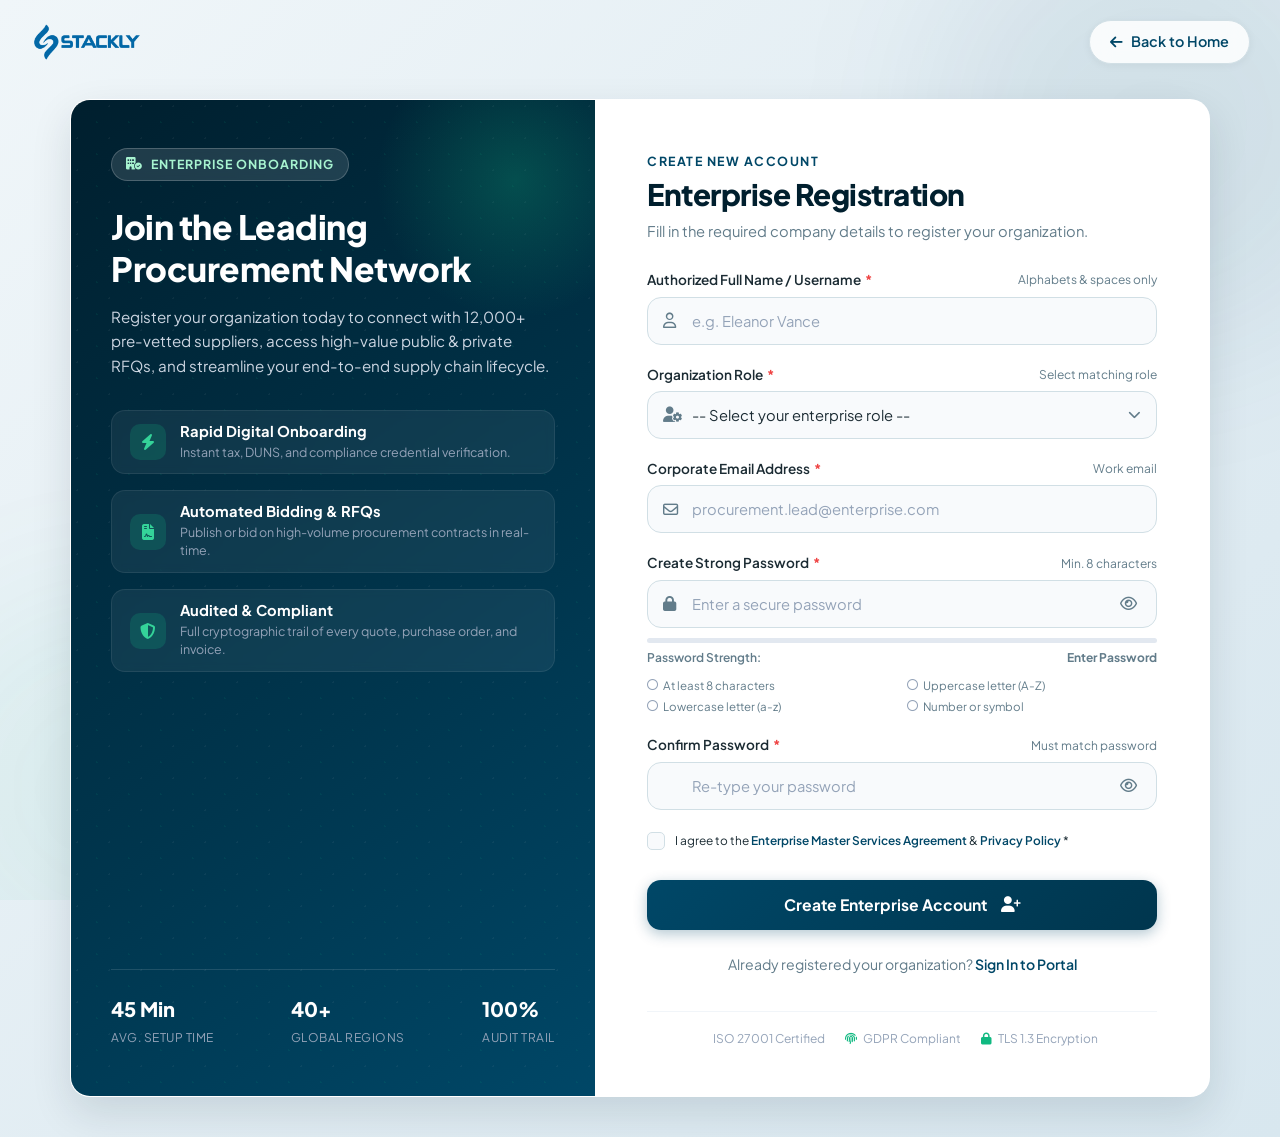
<file: pages/register.html>
<!doctype html>
<html lang="en">
  <head>
    <meta charset="UTF-8" />
    <meta name="viewport" content="width=device-width, initial-scale=1.0" />
    <title>Register - Stackly B2B Procurement Platform</title>

    <!-- Favicon -->
    <link
      rel="icon"
      type="image/webp"
      href="../assets/images/logoStackly.webp"
    />

    <!-- Google Fonts -->
    <link rel="preconnect" href="https://fonts.googleapis.com" />
    <link rel="preconnect" href="https://fonts.gstatic.com" crossorigin />

    <!-- Bootstrap 5 CSS CDN -->
    <link
      href="https://cdn.jsdelivr.net/npm/bootstrap@5.3.2/dist/css/bootstrap.min.css"
      rel="stylesheet"
    />

    <!-- FontAwesome 6 Icons CDN -->
    <link
      rel="stylesheet"
      href="https://cdnjs.cloudflare.com/ajax/libs/font-awesome/6.7.2/css/all.min.css"
    />

    <!-- Shared Base Theme CSS -->
    <link rel="stylesheet" href="../assets/css/styles.css" />

    <!-- Dedicated Auth Styles -->
    <link rel="stylesheet" href="../assets/css/auth.css" />
  </head>
  <body class="auth-body">
    <!-- Ambient Background Lighting Orbs -->
    <div class="auth-bg-decorations">
      <div class="auth-orb auth-orb-1"></div>
      <div class="auth-orb auth-orb-2"></div>
      <div class="auth-orb auth-orb-3"></div>
    </div>

    <!-- Top Navigation Bar -->
    <header class="auth-header-bar">
      <a
        href="../index.html"
        class="auth-brand-logo"
        title="Stackly Procurement Home"
      >
        <img
          src="../assets/images/logoStackly.webp"
          alt="Stackly B2B Procurement Logo"
        />
      </a>

      <!-- Back to Home Button -->
      <a href="../index.html" class="btn-back-home" id="regBackHomeBtn">
        <i class="fa-solid fa-arrow-left"></i>
        <span>Back to Home</span>
      </a>
    </header>

    <!-- Main Authentication Wrapper -->
    <main class="auth-wrapper">
      <div class="auth-card-container">
        <!-- Left Side: Enterprise Showcase / Hero Panel -->
        <section class="auth-hero-panel reveal reveal-left">
          <div class="auth-hero-content">
            <div class="auth-hero-badge reveal reveal-down reveal-delay-1">
              <i class="fa-solid fa-building-circle-check"></i>
              Enterprise Onboarding
            </div>

            <h1 class="auth-hero-title reveal reveal-up reveal-delay-2">
              Join the Leading Procurement Network
            </h1>
            <p class="auth-hero-desc reveal reveal-up reveal-delay-2">
              Register your organization today to connect with 12,000+
              pre-vetted suppliers, access high-value public & private RFQs, and
              streamline your end-to-end supply chain lifecycle.
            </p>

            <!-- Feature Highlight List -->
            <div class="auth-features-list">
              <div class="auth-feature-item reveal reveal-up reveal-delay-2">
                <div class="auth-feature-icon">
                  <i class="fa-solid fa-bolt"></i>
                </div>
                <div class="auth-feature-text">
                  <h4>Rapid Digital Onboarding</h4>
                  <p>
                    Instant tax, DUNS, and compliance credential verification.
                  </p>
                </div>
              </div>

              <div class="auth-feature-item reveal reveal-up reveal-delay-3">
                <div class="auth-feature-icon">
                  <i class="fa-solid fa-file-contract"></i>
                </div>
                <div class="auth-feature-text">
                  <h4>Automated Bidding & RFQs</h4>
                  <p>
                    Publish or bid on high-volume procurement contracts in
                    real-time.
                  </p>
                </div>
              </div>

              <div class="auth-feature-item reveal reveal-up reveal-delay-4">
                <div class="auth-feature-icon">
                  <i class="fa-solid fa-shield-halved"></i>
                </div>
                <div class="auth-feature-text">
                  <h4>Audited & Compliant</h4>
                  <p>
                    Full cryptographic trail of every quote, purchase order, and
                    invoice.
                  </p>
                </div>
              </div>
            </div>
          </div>

          <!-- Bottom Metric Highlights -->
          <div class="auth-hero-footer reveal reveal-up reveal-delay-4">
            <div class="hero-metric-item">
              <span class="metric-number">45 Min</span>
              <span class="metric-label">Avg. Setup Time</span>
            </div>
            <div class="hero-metric-item">
              <span class="metric-number">40+</span>
              <span class="metric-label">Global Regions</span>
            </div>
            <div class="hero-metric-item">
              <span class="metric-number">100%</span>
              <span class="metric-label">Audit Trail</span>
            </div>
          </div>
        </section>

        <!-- Right Side: Register Form Panel -->
        <section class="auth-form-panel reveal reveal-right">
          <div class="auth-form-header reveal reveal-up reveal-delay-1">
            <span class="sub-badge">Create New Account</span>
            <h2>Enterprise Registration</h2>
            <p>
              Fill in the required company details to register your
              organization.
            </p>
          </div>

          <!-- Global Alert Box -->
          <div class="auth-alert-container" id="registerAlertContainer"></div>

          <!-- Register Form -->
          <form id="registerAuthForm" class="auth-form" novalidate>
            <!-- 1. Username / Full Name Field (Required + Letters & Spaces Only) -->
            <div class="form-group">
              <label for="regUsername" class="form-label-custom">
                <span
                  >Authorized Full Name / Username
                  <span class="required-star">*</span></span
                >
                <span class="field-hint">Alphabets & spaces only</span>
              </label>
              <div class="input-icon-group">
                <i class="fa-regular fa-user input-icon-left"></i>
                <input
                  type="text"
                  id="regUsername"
                  class="form-control-auth"
                  placeholder="e.g. Eleanor Vance"
                  autocomplete="name"
                  maxlength="16"
                  required
                />
              </div>
              <!-- Real-time restriction notice (triggered if numbers or symbols are entered) -->
              <div class="char-restricted-notice" id="usernameCharNotice">
                <i class="fa-solid fa-circle-exclamation"></i>
                <span
                  >Numbers and special characters are not allowed. Please use
                  alphabetic letters only.</span
                >
              </div>
              <div class="field-error-msg"></div>
            </div>

            <!-- 2. Role Selection Field (Required) -->
            <div class="form-group">
              <label for="regRole" class="form-label-custom">
                <span
                  >Organization Role <span class="required-star">*</span></span
                >
                <span class="field-hint">Select matching role</span>
              </label>
              <div class="input-icon-group">
                <i class="fa-solid fa-user-gear input-icon-left"></i>
                <select id="regRole" class="form-control-auth" required>
                  <option value="" disabled selected>
                    -- Select your enterprise role --
                  </option>
                  <option value="buyer">
                    Procurement Officer / Enterprise Buyer
                  </option>
                  <option value="supplier">
                    Certified Vendor / Supplier Partner
                  </option>
                  <option value="admin">
                    Supply Chain Director / Platform Admin
                  </option>
                  <option value="auditor">
                    Compliance Officer / Financial Auditor
                  </option>
                </select>
                <i class="fa-solid fa-chevron-down select-arrow"></i>
              </div>
              <div class="field-error-msg"></div>
            </div>

            <!-- 3. Corporate Email Address Field (Required) -->
            <div class="form-group">
              <label for="regEmail" class="form-label-custom">
                <span
                  >Corporate Email Address
                  <span class="required-star">*</span></span
                >
                <span class="field-hint">Work email</span>
              </label>
              <div class="input-icon-group">
                <i class="fa-regular fa-envelope input-icon-left"></i>
                <input
                  type="email"
                  id="regEmail"
                  class="form-control-auth"
                  placeholder="procurement.lead@enterprise.com"
                  autocomplete="email"
                  required
                />
              </div>
              <div class="field-error-msg"></div>
            </div>

            <!-- 4. Password Field (Required + Weak Password Validation) -->
            <div class="form-group">
              <label for="regPassword" class="form-label-custom">
                <span
                  >Create Strong Password
                  <span class="required-star">*</span></span
                >
                <span class="field-hint">Min. 8 characters</span>
              </label>
              <div class="input-icon-group">
                <i class="fa-solid fa-lock input-icon-left"></i>
                <input
                  type="password"
                  id="regPassword"
                  class="form-control-auth validate-strength-password"
                  placeholder="Enter a secure password"
                  autocomplete="new-password"
                  required
                />
                <button
                  type="button"
                  class="password-toggle-btn"
                  data-target="regPassword"
                  aria-label="Toggle password visibility"
                >
                  <i class="fa-regular fa-eye"></i>
                </button>
              </div>

              <!-- Password Strength Meter & Live Checklist -->
              <div class="password-strength-container">
                <div class="strength-meter-bar">
                  <div class="strength-meter-fill"></div>
                </div>
                <div class="strength-status-text">
                  <span class="strength-label">Password Strength:</span>
                  <span class="strength-value">Enter Password</span>
                </div>

                <div class="password-criteria-list">
                  <div class="criteria-item criteria-length unmet">
                    <i class="fa-regular fa-circle"></i>
                    <span>At least 8 characters</span>
                  </div>
                  <div class="criteria-item criteria-upper unmet">
                    <i class="fa-regular fa-circle"></i>
                    <span>Uppercase letter (A-Z)</span>
                  </div>
                  <div class="criteria-item criteria-lower unmet">
                    <i class="fa-regular fa-circle"></i>
                    <span>Lowercase letter (a-z)</span>
                  </div>
                  <div class="criteria-item criteria-number-symbol unmet">
                    <i class="fa-regular fa-circle"></i>
                    <span>Number or symbol</span>
                  </div>
                </div>
              </div>
              <div class="field-error-msg"></div>
            </div>

            <!-- 5. Confirm Password Field (Required + Match Checker) -->
            <div class="form-group">
              <label for="regConfirmPassword" class="form-label-custom">
                <span
                  >Confirm Password <span class="required-star">*</span></span
                >
                <span class="field-hint">Must match password</span>
              </label>
              <div class="input-icon-group">
                <i class="fa-solid fa-shield-keyhole input-icon-left"></i>
                <input
                  type="password"
                  id="regConfirmPassword"
                  class="form-control-auth"
                  placeholder="Re-type your password"
                  autocomplete="new-password"
                  required
                />
                <span
                  class="field-status-icon"
                  id="confirmPasswordMatchIcon"
                ></span>
                <button
                  type="button"
                  class="password-toggle-btn"
                  data-target="regConfirmPassword"
                  aria-label="Toggle confirm password visibility"
                >
                  <i class="fa-regular fa-eye"></i>
                </button>
              </div>
              <div class="field-error-msg"></div>
            </div>

            <!-- 6. Terms & Conditions (Required Checkbox) -->
            <div class="form-options-row">
              <label class="custom-checkbox-container" for="regTerms">
                <input type="checkbox" id="regTerms" required />
                <span class="checkmark"></span>
                <span class="small">
                  I agree to the
                  <a href="#" class="auth-link"
                    >Enterprise Master Services Agreement</a
                  >
                  &amp; <a href="#" class="auth-link">Privacy Policy</a>
                  <span class="required-star">*</span>
                </span>
              </label>
            </div>

            <!-- Submit Button (Creates Account & Redirects to Login) -->
            <button
              type="submit"
              class="btn-auth-submit"
              id="registerSubmitBtn"
            >
              <span class="btn-text">Create Enterprise Account</span>
              <span class="btn-spinner"></span>
              <i class="fa-solid fa-user-plus ms-1"></i>
            </button>
          </form>

          <!-- Footer Switch to Login -->
          <div class="auth-form-footer">
            <p>
              Already registered your organization?
              <a href="login.html" class="auth-link">Sign In to Portal</a>
            </p>
          </div>

          <!-- Security Badges -->
          <div class="auth-security-badges">
            <div class="badge-item">
              <i class="fa-solid fa-shield-check"></i>
              <span>ISO 27001 Certified</span>
            </div>
            <div class="badge-item">
              <i class="fa-solid fa-fingerprint"></i>
              <span>GDPR Compliant</span>
            </div>
            <div class="badge-item">
              <i class="fa-solid fa-lock"></i>
              <span>TLS 1.3 Encryption</span>
            </div>
          </div>

          <!-- Successful Registration Overlay & Redirect -->
          <div class="auth-success-overlay" id="registerSuccessOverlay">
            <div class="success-icon-wrap">
              <i class="fa-solid fa-check"></i>
            </div>
            <h3>Account Created Successfully!</h3>
            <p>
              Your enterprise profile has been registered. Redirecting you to
              the secure login portal...
            </p>
            <div class="redirect-progress-bar">
              <div class="redirect-progress-fill"></div>
            </div>
          </div>
        </section>
      </div>
    </main>

    <!-- Bootstrap 5 JS Bundle CDN -->
    <script src="https://cdn.jsdelivr.net/npm/bootstrap@5.3.2/dist/js/bootstrap.bundle.min.js"></script>

    <!-- Custom Authentication Scripts -->
    <script src="../assets/js/auth.js"></script>
  </body>
</html>
</file>
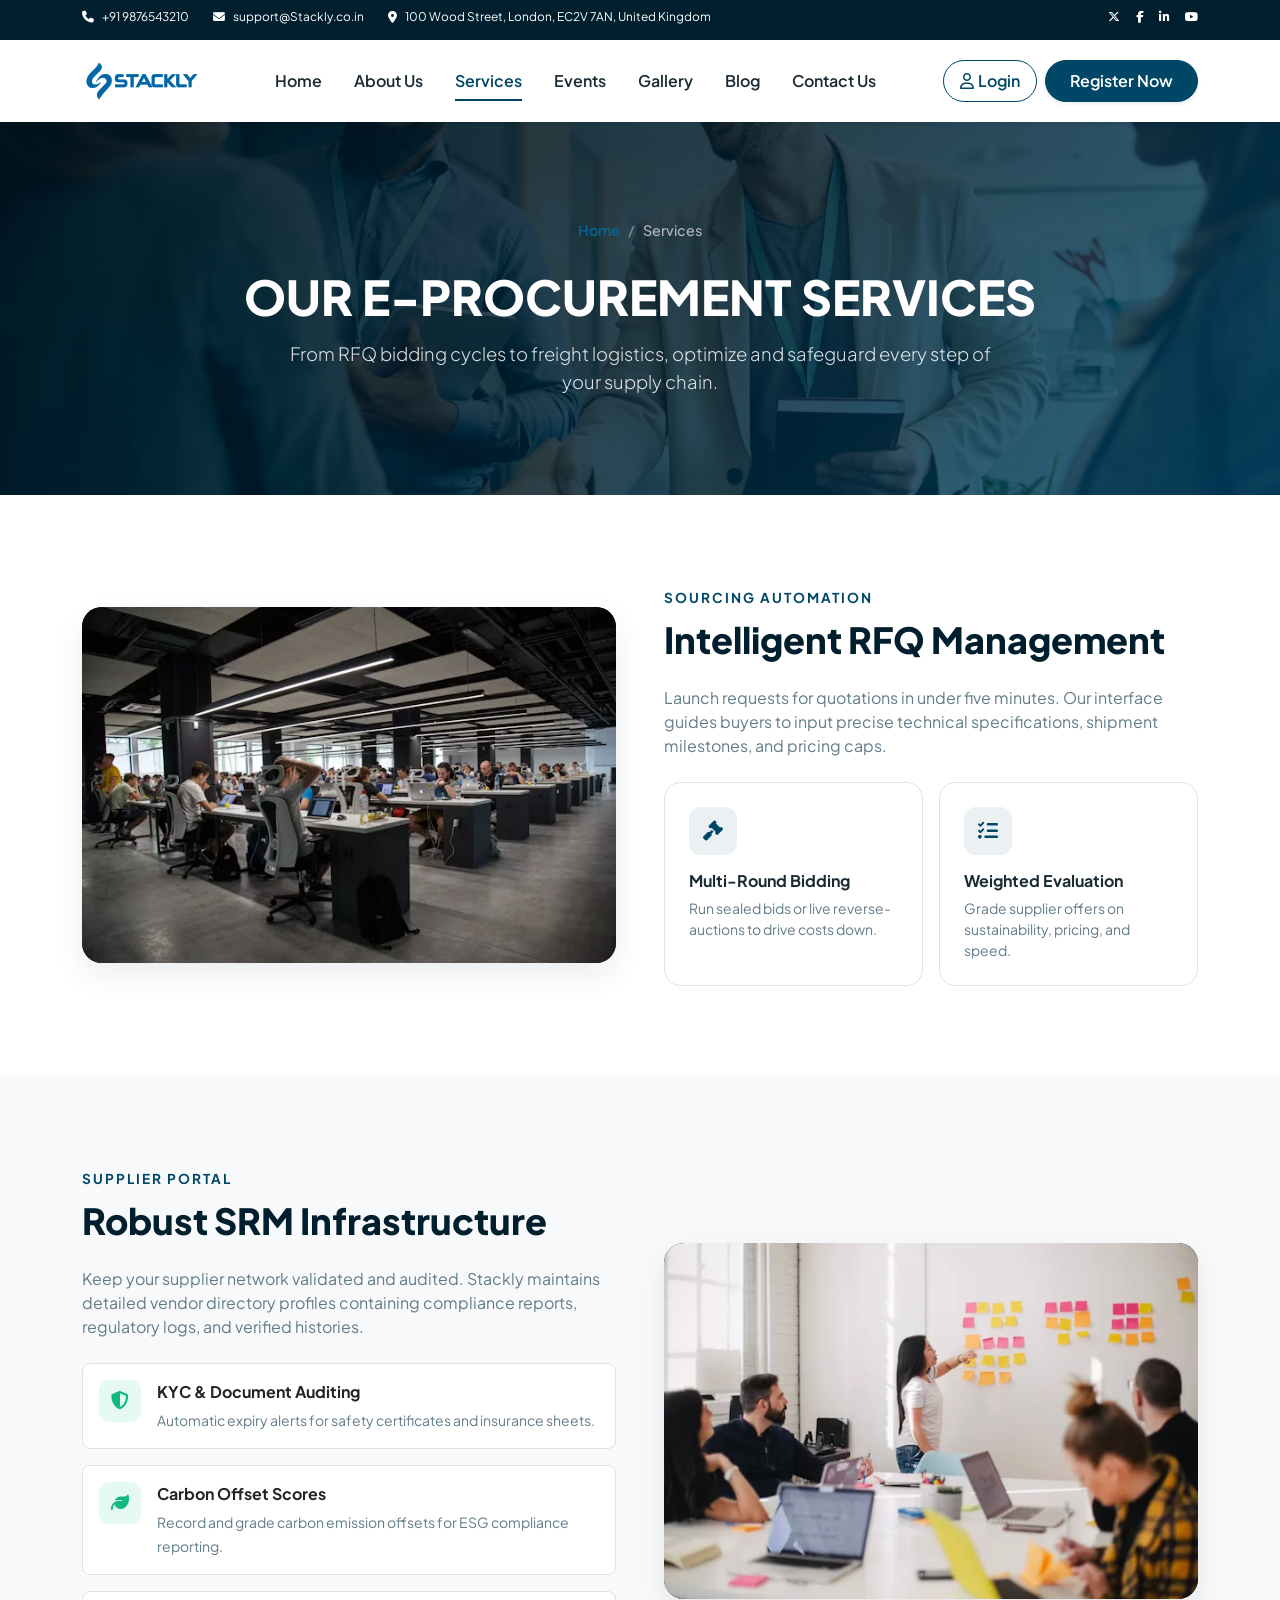
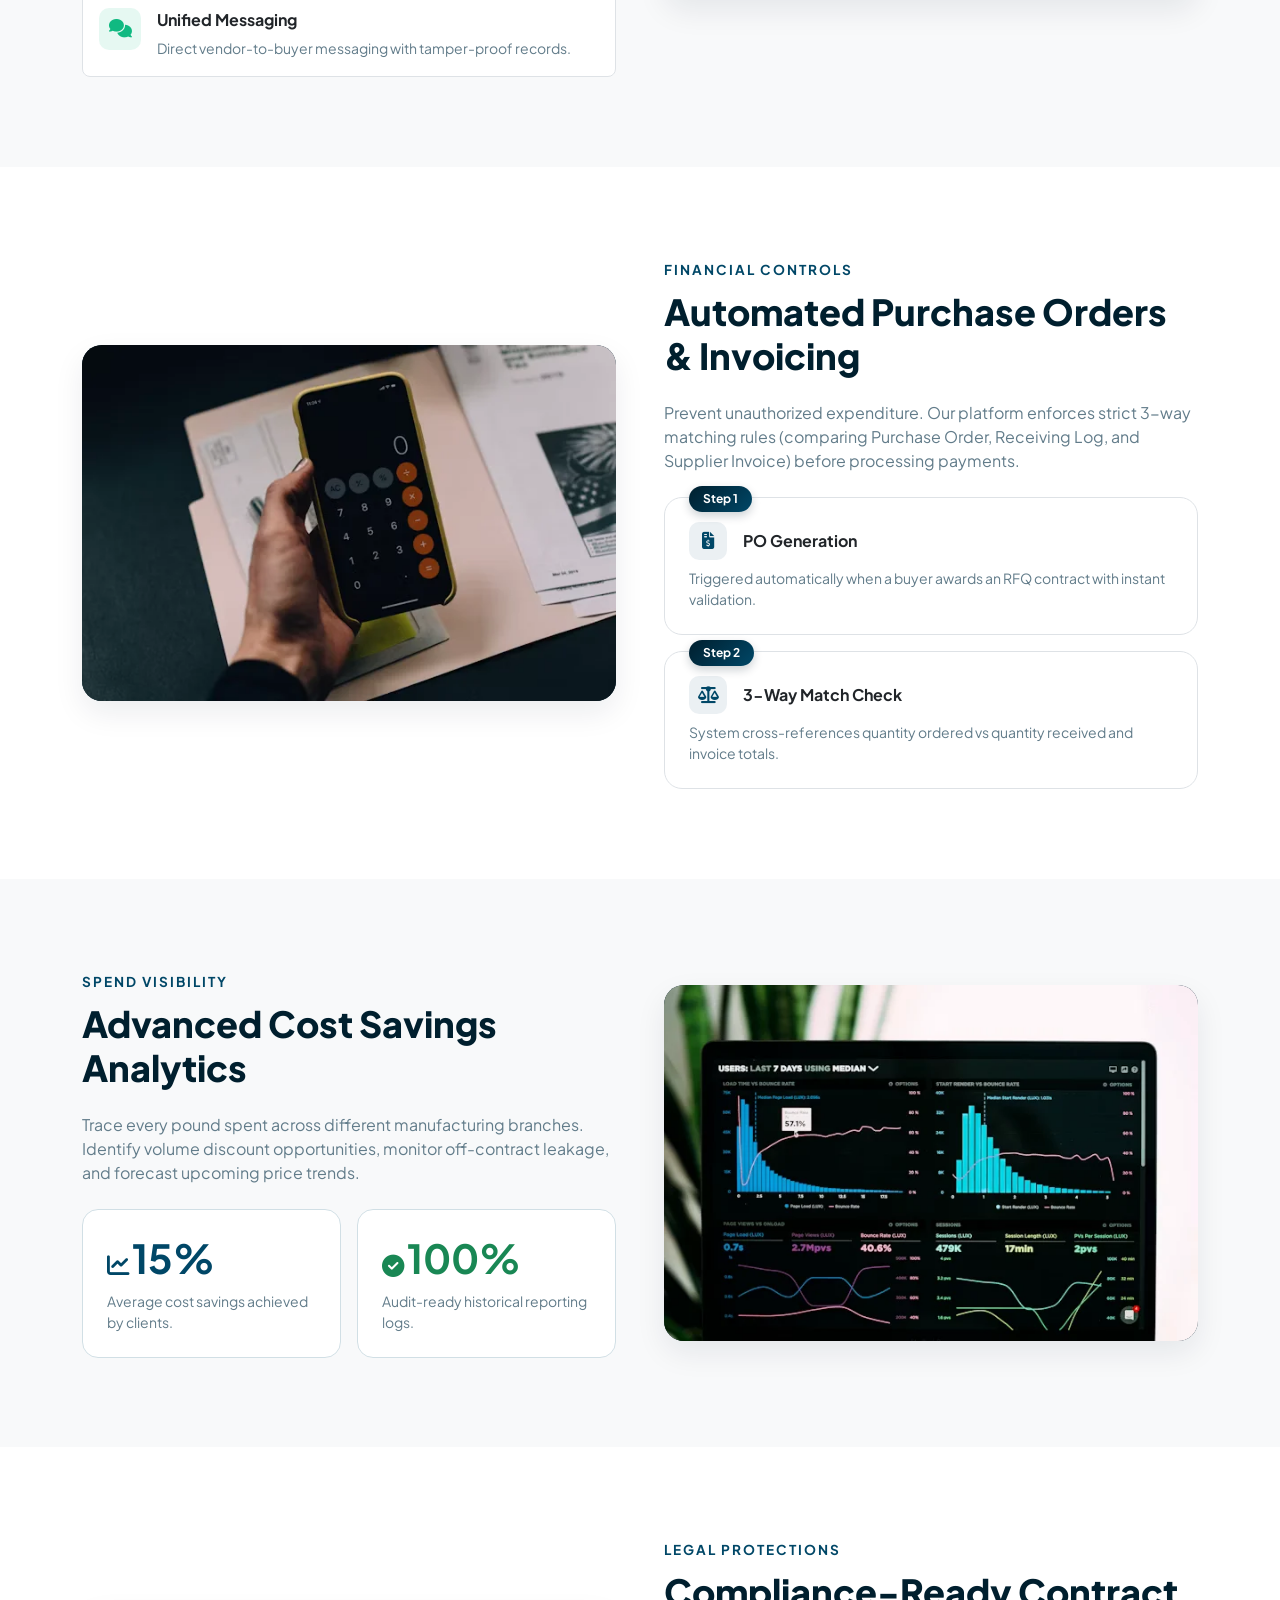
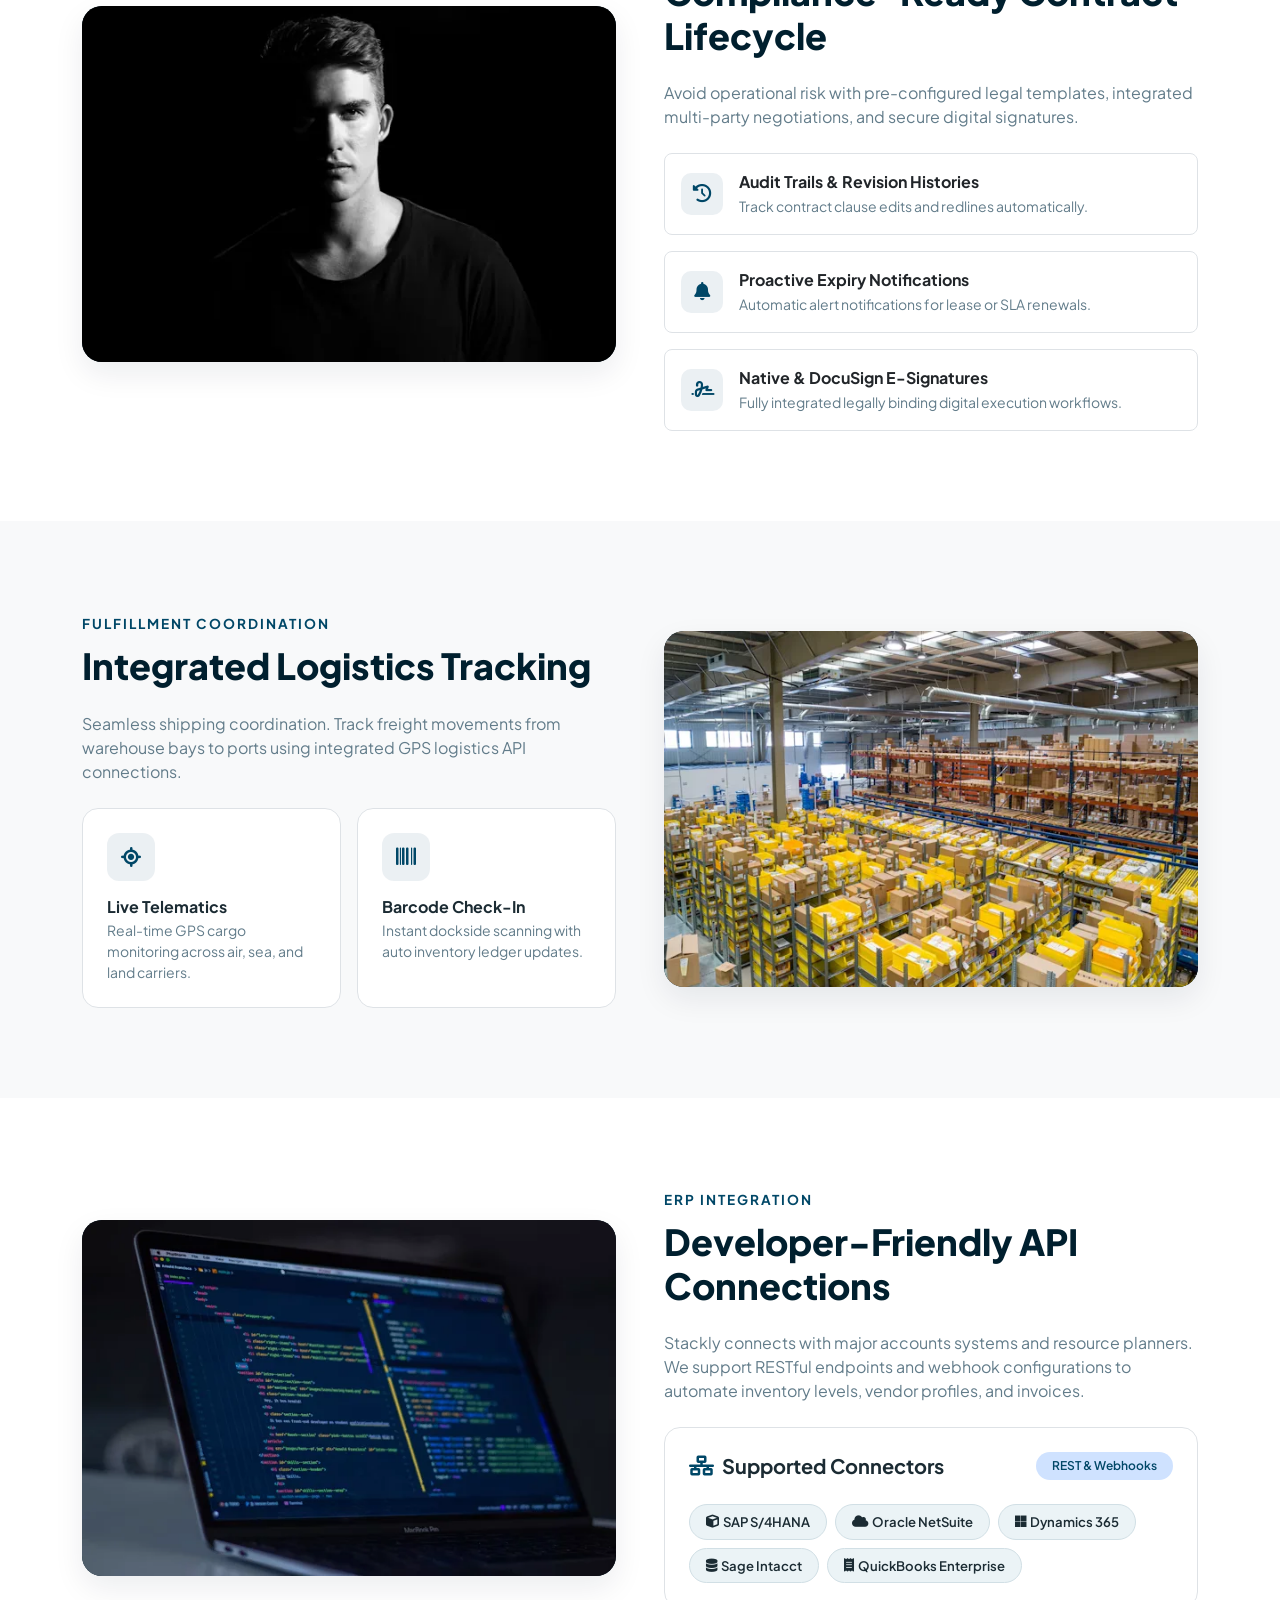
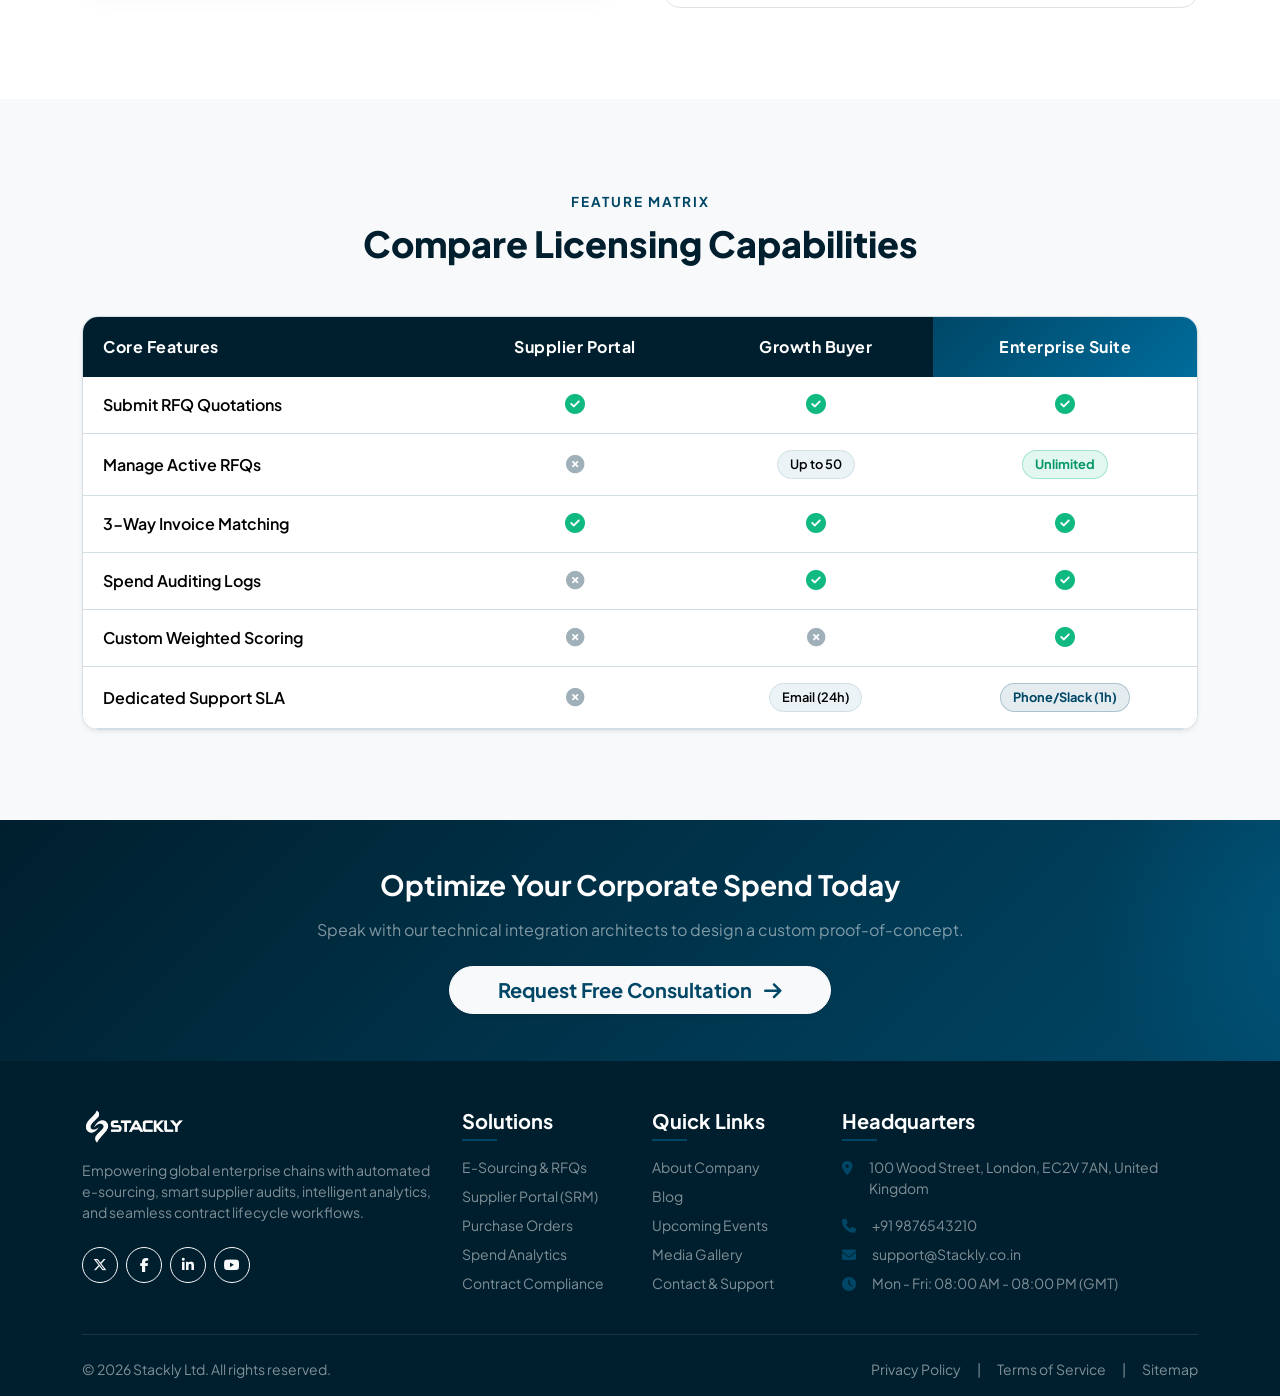
<file: pages/services.html>
<!doctype html>
<html lang="en">
  <head>
    <meta charset="UTF-8" />
    <meta name="viewport" content="width=device-width, initial-scale=1.0" />
    <title>Services - Stackly Platform</title>
    <!-- Favicon -->
    <link
      rel="icon"
      type="image/webp"
      href="../assets/images/logoStackly.webp"
    />
    <!-- Google Fonts -->
    <link rel="preconnect" href="https://fonts.googleapis.com" />
    <link rel="preconnect" href="https://fonts.gstatic.com" crossorigin />
    <!-- Bootstrap 5 CSS CDN -->
    <link
      href="https://cdn.jsdelivr.net/npm/bootstrap@5.3.2/dist/css/bootstrap.min.css"
      rel="stylesheet"
    />
    <!-- FontAwesome 6 Icons CDN -->
    <link
      rel="stylesheet"
      href="https://cdnjs.cloudflare.com/ajax/libs/font-awesome/6.7.2/css/all.min.css"
    />
    <!-- Custom Theme Styles -->
    <link rel="stylesheet" href="../assets/css/styles.css" />
    <!-- Page Specific Style -->
    <link rel="stylesheet" href="../assets/css/services.css" />
  </head>
  <body>
    <!-- Header Common Component Placeholder -->
    <div id="header-placeholder"></div>

    <main>
      <!-- Section 1: Page Banner & Breadcrumbs (Standard Subpage Hero) -->
      <section class="subpage-banner" id="section-services-banner">
        <div class="container text-center reveal reveal-up">
          <nav aria-label="breadcrumb">
            <ol class="breadcrumb justify-content-center">
              <li class="breadcrumb-item"><a href="../index.html">Home</a></li>
              <li class="breadcrumb-item active" aria-current="page">
                Services
              </li>
            </ol>
          </nav>
          <h1 class="text-uppercase mt-3 text-white">
            Our E-Procurement Services
          </h1>
          <p class="lead mx-auto">
            From RFQ bidding cycles to freight logistics, optimize and safeguard
            every step of your supply chain.
          </p>
        </div>
      </section>

      <!-- Section 2: E-Sourcing & RFQ Features -->
      <section id="section-service-sourcing" class="reveal reveal-up">
        <div class="container">
          <div class="row align-items-center g-5">
            <div class="col-lg-6 reveal reveal-left reveal-delay-1">
              <div class="service-image-wrapper">
                <img
                  src="../assets/images/services/services-image-1.webp"
                  alt="E-Sourcing Console"
                  class="img-fluid rounded-4 shadow-lg w-100"
                />
              </div>
            </div>
            <div class="col-lg-6 reveal reveal-right reveal-delay-2">
              <div class="section-title mb-4">
                <span>Sourcing Automation</span>
                <h2>Intelligent RFQ Management</h2>
              </div>
              <p class="text-slate-500 mb-4">
                Launch requests for quotations in under five minutes. Our
                interface guides buyers to input precise technical
                specifications, shipment milestones, and pricing caps.
              </p>
              <div class="row g-3">
                <div class="col-sm-6">
                  <div
                    class="service-feature-card p-4 border rounded-4 reveal reveal-up reveal-delay-2"
                  >
                    <div class="service-icon-box mb-3">
                      <i class="fa-solid fa-gavel"></i>
                    </div>
                    <h5 class="fw-bold h6 mb-2">Multi-Round Bidding</h5>
                    <p class="small text-slate-500 mb-0">
                      Run sealed bids or live reverse-auctions to drive costs
                      down.
                    </p>
                  </div>
                </div>
                <div class="col-sm-6">
                  <div
                    class="service-feature-card p-4 border rounded-4 reveal reveal-up reveal-delay-3"
                  >
                    <div class="service-icon-box mb-3">
                      <i class="fa-solid fa-list-check"></i>
                    </div>
                    <h5 class="fw-bold h6 mb-2">Weighted Evaluation</h5>
                    <p class="small text-slate-500 mb-0">
                      Grade supplier offers on sustainability, pricing, and
                      speed.
                    </p>
                  </div>
                </div>
              </div>
            </div>
          </div>
        </div>
      </section>

      <!-- Section 3: Supplier Relationship Management (SRM) -->
      <section id="section-service-srm" class="bg-light reveal reveal-up">
        <div class="container">
          <div class="row align-items-center g-5">
            <div class="col-lg-6 order-lg-2 reveal reveal-right reveal-delay-2">
              <div class="service-image-wrapper">
                <img
                  src="../assets/images/services/services-image-2.webp"
                  alt="Supplier Portal"
                  class="img-fluid rounded-4 shadow-lg w-100"
                />
              </div>
            </div>
            <div class="col-lg-6 order-lg-1 reveal reveal-left reveal-delay-1">
              <div class="section-title mb-4">
                <span>Supplier Portal</span>
                <h2>Robust SRM Infrastructure</h2>
              </div>
              <p class="text-slate-500 mb-4">
                Keep your supplier network validated and audited. Stackly
                maintains detailed vendor directory profiles containing
                compliance reports, regulatory logs, and verified histories.
              </p>
              <div class="srm-feature-list d-flex flex-column gap-3">
                <div
                  class="srm-feature-item p-3 border rounded-3 bg-white reveal reveal-up reveal-delay-1"
                >
                  <div class="d-flex align-items-start">
                    <div class="srm-item-icon me-3">
                      <i class="fa-solid fa-shield-halved"></i>
                    </div>
                    <div>
                      <strong class="d-block mb-1 text-dark srm-title"
                        >KYC &amp; Document Auditing</strong
                      >
                      <span class="small text-slate-500"
                        >Automatic expiry alerts for safety certificates and
                        insurance sheets.</span
                      >
                    </div>
                  </div>
                </div>
                <div
                  class="srm-feature-item p-3 border rounded-3 bg-white reveal reveal-up reveal-delay-2"
                >
                  <div class="d-flex align-items-start">
                    <div class="srm-item-icon me-3">
                      <i class="fa-solid fa-leaf"></i>
                    </div>
                    <div>
                      <strong class="d-block mb-1 text-dark srm-title"
                        >Carbon Offset Scores</strong
                      >
                      <span class="small text-slate-500"
                        >Record and grade carbon emission offsets for ESG
                        compliance reporting.</span
                      >
                    </div>
                  </div>
                </div>
                <div
                  class="srm-feature-item p-3 border rounded-3 bg-white reveal reveal-up reveal-delay-3"
                >
                  <div class="d-flex align-items-start">
                    <div class="srm-item-icon me-3">
                      <i class="fa-solid fa-comments"></i>
                    </div>
                    <div>
                      <strong class="d-block mb-1 text-dark srm-title"
                        >Unified Messaging</strong
                      >
                      <span class="small text-slate-500"
                        >Direct vendor-to-buyer messaging with tamper-proof
                        records.</span
                      >
                    </div>
                  </div>
                </div>
              </div>
            </div>
          </div>
        </div>
      </section>

      <!-- Section 4: E-Invoicing & Purchase Orders -->
      <section id="section-service-invoicing" class="reveal reveal-up">
        <div class="container">
          <div class="row align-items-center g-5">
            <div class="col-lg-6 reveal reveal-left reveal-delay-1">
              <div class="service-image-wrapper">
                <img
                  src="../assets/images/services/services-image-3.webp"
                  alt="Financial Ledger Integration"
                  class="img-fluid rounded-4 shadow-lg w-100"
                />
              </div>
            </div>
            <div class="col-lg-6 reveal reveal-right reveal-delay-2">
              <div class="section-title mb-4">
                <span>Financial Controls</span>
                <h2>Automated Purchase Orders & Invoicing</h2>
              </div>
              <p class="text-slate-500 mb-4">
                Prevent unauthorized expenditure. Our platform enforces strict
                3-way matching rules (comparing Purchase Order, Receiving Log,
                and Supplier Invoice) before processing payments.
              </p>
              <div class="d-flex flex-column gap-3">
                <div
                  class="invoice-workflow-step p-4 border reveal reveal-up reveal-delay-1"
                >
                  <span class="badge-step">Step 1</span>
                  <div class="d-flex align-items-center gap-3 mb-2">
                    <div class="step-icon">
                      <i class="fa-solid fa-file-invoice-dollar"></i>
                    </div>
                    <h5 class="fw-bold text-dark h6 mb-0">PO Generation</h5>
                  </div>
                  <p class="small text-slate-500 mb-0">
                    Triggered automatically when a buyer awards an RFQ contract
                    with instant validation.
                  </p>
                </div>
                <div
                  class="invoice-workflow-step p-4 border reveal reveal-up reveal-delay-2"
                >
                  <span class="badge-step">Step 2</span>
                  <div class="d-flex align-items-center gap-3 mb-2">
                    <div class="step-icon">
                      <i class="fa-solid fa-scale-balanced"></i>
                    </div>
                    <h5 class="fw-bold text-dark h6 mb-0">3-Way Match Check</h5>
                  </div>
                  <p class="small text-slate-500 mb-0">
                    System cross-references quantity ordered vs quantity
                    received and invoice totals.
                  </p>
                </div>
              </div>
            </div>
          </div>
        </div>
      </section>

      <!-- Section 5: Spend Analytics Dashboard Feature -->
      <section id="section-service-analytics" class="bg-light reveal reveal-up">
        <div class="container">
          <div class="row align-items-center g-5">
            <div class="col-lg-6 order-lg-2 reveal reveal-right reveal-delay-2">
              <div class="service-image-wrapper">
                <img
                  src="../assets/images/services/services-image-4.webp"
                  alt="Spend Analytics Charts"
                  class="img-fluid rounded-4 shadow-lg w-100"
                />
              </div>
            </div>
            <div class="col-lg-6 order-lg-1 reveal reveal-left reveal-delay-1">
              <div class="section-title mb-4">
                <span>Spend Visibility</span>
                <h2>Advanced Cost Savings Analytics</h2>
              </div>
              <p class="text-slate-500 mb-4">
                Trace every pound spent across different manufacturing branches.
                Identify volume discount opportunities, monitor off-contract
                leakage, and forecast upcoming price trends.
              </p>
              <div class="row g-3">
                <div class="col-6">
                  <div
                    class="services-metric-badge p-4 reveal reveal-zoom reveal-delay-1"
                  >
                    <div class="metric-icon-wrap mb-2 text-primary">
                      <i class="fa-solid fa-chart-line"></i>
                    </div>
                    <h4
                      class="fw-bold text-primary mb-1 display-6 counter-number"
                    >
                      15%
                    </h4>
                    <p class="small text-slate-500 mb-0">
                      Average cost savings achieved by clients.
                    </p>
                  </div>
                </div>
                <div class="col-6">
                  <div
                    class="services-metric-badge p-4 reveal reveal-zoom reveal-delay-2"
                  >
                    <div class="metric-icon-wrap mb-2 text-success">
                      <i class="fa-solid fa-circle-check"></i>
                    </div>
                    <h4
                      class="fw-bold text-success mb-1 display-6 counter-number"
                    >
                      100%
                    </h4>
                    <p class="small text-slate-500 mb-0">
                      Audit-ready historical reporting logs.
                    </p>
                  </div>
                </div>
              </div>
            </div>
          </div>
        </div>
      </section>

      <!-- Section 6: Contract Compliance Lifecycle -->
      <section id="section-service-contracts" class="reveal reveal-up">
        <div class="container">
          <div class="row align-items-center g-5">
            <div class="col-lg-6 reveal reveal-left reveal-delay-1">
              <div class="service-image-wrapper">
                <img
                  src="../assets/images/services/services-image-5.webp"
                  alt="Signing Digital Contracts"
                  class="img-fluid rounded-4 shadow-lg w-100"
                />
              </div>
            </div>
            <div class="col-lg-6 reveal reveal-right reveal-delay-2">
              <div class="section-title mb-4">
                <span>Legal Protections</span>
                <h2>Compliance-Ready Contract Lifecycle</h2>
              </div>
              <p class="text-slate-500 mb-4">
                Avoid operational risk with pre-configured legal templates,
                integrated multi-party negotiations, and secure digital
                signatures.
              </p>
              <div class="contract-feature-list d-flex flex-column gap-3">
                <div
                  class="contract-feature-card p-3 rounded-3 border reveal reveal-up reveal-delay-1"
                >
                  <div class="d-flex align-items-center">
                    <div class="contract-icon-box me-3">
                      <i class="fa-solid fa-clock-rotate-left"></i>
                    </div>
                    <div>
                      <strong class="d-block text-dark"
                        >Audit Trails &amp; Revision Histories</strong
                      >
                      <span class="small text-slate-500"
                        >Track contract clause edits and redlines
                        automatically.</span
                      >
                    </div>
                  </div>
                </div>
                <div
                  class="contract-feature-card p-3 rounded-3 border reveal reveal-up reveal-delay-2"
                >
                  <div class="d-flex align-items-center">
                    <div class="contract-icon-box me-3">
                      <i class="fa-solid fa-bell"></i>
                    </div>
                    <div>
                      <strong class="d-block text-dark"
                        >Proactive Expiry Notifications</strong
                      >
                      <span class="small text-slate-500"
                        >Automatic alert notifications for lease or SLA
                        renewals.</span
                      >
                    </div>
                  </div>
                </div>
                <div
                  class="contract-feature-card p-3 rounded-3 border reveal reveal-up reveal-delay-3"
                >
                  <div class="d-flex align-items-center">
                    <div class="contract-icon-box me-3">
                      <i class="fa-solid fa-signature"></i>
                    </div>
                    <div>
                      <strong class="d-block text-dark"
                        >Native &amp; DocuSign E-Signatures</strong
                      >
                      <span class="small text-slate-500"
                        >Fully integrated legally binding digital execution
                        workflows.</span
                      >
                    </div>
                  </div>
                </div>
              </div>
            </div>
          </div>
        </div>
      </section>

      <!-- Section 7: Global Logistics Freight Integration -->
      <section id="section-service-logistics" class="bg-light reveal reveal-up">
        <div class="container">
          <div class="row align-items-center g-5">
            <div class="col-lg-6 order-lg-2 reveal reveal-right reveal-delay-2">
              <div class="service-image-wrapper">
                <img
                  src="../assets/images/services/services-image-6.webp"
                  alt="Cargo Ship Logistics"
                  class="img-fluid rounded-4 shadow-lg w-100"
                />
              </div>
            </div>
            <div class="col-lg-6 order-lg-1 reveal reveal-left reveal-delay-1">
              <div class="section-title mb-4">
                <span>Fulfillment Coordination</span>
                <h2>Integrated Logistics Tracking</h2>
              </div>
              <p class="text-slate-500 mb-4">
                Seamless shipping coordination. Track freight movements from
                warehouse bays to ports using integrated GPS logistics API
                connections.
              </p>
              <div class="row g-3">
                <div class="col-sm-6">
                  <div
                    class="logistics-feature-card p-4 rounded-4 bg-white border reveal reveal-up reveal-delay-1"
                  >
                    <div class="logistics-icon-box mb-3">
                      <i class="fa-solid fa-location-crosshairs"></i>
                    </div>
                    <h5 class="fw-bold h6 mb-1">Live Telematics</h5>
                    <p class="small text-slate-500 mb-0">
                      Real-time GPS cargo monitoring across air, sea, and land
                      carriers.
                    </p>
                  </div>
                </div>
                <div class="col-sm-6">
                  <div
                    class="logistics-feature-card p-4 rounded-4 bg-white border reveal reveal-up reveal-delay-2"
                  >
                    <div class="logistics-icon-box mb-3">
                      <i class="fa-solid fa-barcode"></i>
                    </div>
                    <h5 class="fw-bold h6 mb-1">Barcode Check-In</h5>
                    <p class="small text-slate-500 mb-0">
                      Instant dockside scanning with auto inventory ledger
                      updates.
                    </p>
                  </div>
                </div>
              </div>
            </div>
          </div>
        </div>
      </section>

      <!-- Section 8: ERP API Integration Compatibility -->
      <section id="section-service-api" class="reveal reveal-up">
        <div class="container">
          <div class="row align-items-center g-5">
            <div class="col-lg-6 reveal reveal-left reveal-delay-1">
              <div class="service-image-wrapper">
                <img
                  src="../assets/images/services/services-image-7.webp"
                  alt="API Coding Integration"
                  class="img-fluid rounded-4 shadow-lg w-100"
                />
              </div>
            </div>
            <div class="col-lg-6 reveal reveal-right reveal-delay-2">
              <div class="section-title mb-4">
                <span>ERP Integration</span>
                <h2>Developer-Friendly API Connections</h2>
              </div>
              <p class="text-slate-500 mb-4">
                Stackly connects with major accounts systems and resource
                planners. We support RESTful endpoints and webhook
                configurations to automate inventory levels, vendor profiles,
                and invoices.
              </p>
              <div
                class="api-connector-box p-4 rounded-4 border bg-light reveal reveal-zoom reveal-delay-2"
              >
                <div
                  class="d-flex align-items-center justify-content-between mb-3 flex-wrap gap-2"
                >
                  <h5 class="fw-bold mb-0 d-flex align-items-center gap-2">
                    <i class="fa-solid fa-network-wired text-primary"></i>
                    Supported Connectors
                  </h5>
                  <span
                    class="badge bg-primary-subtle text-primary px-3 py-2 rounded-pill fw-semibold"
                    >REST &amp; Webhooks</span
                  >
                </div>
                <div class="d-flex flex-wrap gap-2 pt-2 connector-tags">
                  <span class="connector-tag"
                    ><i class="fa-solid fa-cube me-1"></i>SAP S/4HANA</span
                  >
                  <span class="connector-tag"
                    ><i class="fa-solid fa-cloud me-1"></i>Oracle NetSuite</span
                  >
                  <span class="connector-tag"
                    ><i class="fa-brands fa-microsoft me-1"></i>Dynamics
                    365</span
                  >
                  <span class="connector-tag"
                    ><i class="fa-solid fa-database me-1"></i>Sage Intacct</span
                  >
                  <span class="connector-tag"
                    ><i class="fa-solid fa-receipt me-1"></i>QuickBooks
                    Enterprise</span
                  >
                </div>
              </div>
            </div>
          </div>
        </div>
      </section>

      <!-- Section 9: Service Packages Pricing Comparison Table -->
      <section id="section-service-matrix" class="bg-light reveal reveal-up">
        <div class="container">
          <div class="section-title text-center reveal reveal-down">
            <span>Feature Matrix</span>
            <h2>Compare Licensing Capabilities</h2>
          </div>
          <div
            class="table-responsive mt-4 shadow-sm rounded-4 matrix-table-container reveal reveal-up reveal-delay-1"
          >
            <table
              class="table pricing-matrix-table bg-white align-middle mb-0"
            >
              <thead>
                <tr>
                  <th class="matrix-feature-head">Core Features</th>
                  <th class="text-center matrix-plan-head">Supplier Portal</th>
                  <th class="text-center matrix-plan-head">Growth Buyer</th>
                  <th class="text-center matrix-plan-head highlight-col">
                    Enterprise Suite
                  </th>
                </tr>
              </thead>
              <tbody>
                <tr>
                  <td class="fw-semibold">Submit RFQ Quotations</td>
                  <td class="text-center">
                    <i class="fa-solid fa-circle-check pricing-check-icon"></i>
                  </td>
                  <td class="text-center">
                    <i class="fa-solid fa-circle-check pricing-check-icon"></i>
                  </td>
                  <td class="text-center highlight-cell">
                    <i class="fa-solid fa-circle-check pricing-check-icon"></i>
                  </td>
                </tr>
                <tr>
                  <td class="fw-semibold">Manage Active RFQs</td>
                  <td class="text-center">
                    <i class="fa-solid fa-circle-xmark pricing-cross-icon"></i>
                  </td>
                  <td class="text-center">
                    <span class="matrix-val-badge">Up to 50</span>
                  </td>
                  <td class="text-center highlight-cell">
                    <span class="matrix-val-badge badge-unlimited"
                      >Unlimited</span
                    >
                  </td>
                </tr>
                <tr>
                  <td class="fw-semibold">3-Way Invoice Matching</td>
                  <td class="text-center">
                    <i class="fa-solid fa-circle-check pricing-check-icon"></i>
                  </td>
                  <td class="text-center">
                    <i class="fa-solid fa-circle-check pricing-check-icon"></i>
                  </td>
                  <td class="text-center highlight-cell">
                    <i class="fa-solid fa-circle-check pricing-check-icon"></i>
                  </td>
                </tr>
                <tr>
                  <td class="fw-semibold">Spend Auditing Logs</td>
                  <td class="text-center">
                    <i class="fa-solid fa-circle-xmark pricing-cross-icon"></i>
                  </td>
                  <td class="text-center">
                    <i class="fa-solid fa-circle-check pricing-check-icon"></i>
                  </td>
                  <td class="text-center highlight-cell">
                    <i class="fa-solid fa-circle-check pricing-check-icon"></i>
                  </td>
                </tr>
                <tr>
                  <td class="fw-semibold">Custom Weighted Scoring</td>
                  <td class="text-center">
                    <i class="fa-solid fa-circle-xmark pricing-cross-icon"></i>
                  </td>
                  <td class="text-center">
                    <i class="fa-solid fa-circle-xmark pricing-cross-icon"></i>
                  </td>
                  <td class="text-center highlight-cell">
                    <i class="fa-solid fa-circle-check pricing-check-icon"></i>
                  </td>
                </tr>
                <tr>
                  <td class="fw-semibold">Dedicated Support SLA</td>
                  <td class="text-center">
                    <i class="fa-solid fa-circle-xmark pricing-cross-icon"></i>
                  </td>
                  <td class="text-center">
                    <span class="matrix-val-badge">Email (24h)</span>
                  </td>
                  <td class="text-center highlight-cell">
                    <span class="matrix-val-badge badge-premium"
                      >Phone/Slack (1h)</span
                    >
                  </td>
                </tr>
              </tbody>
            </table>
          </div>
        </div>
      </section>

      <!-- Section 10: Consultation / RFQ Request Form CTA -->
      <section
        class="contact-banner-section py-5 text-white reveal reveal-up"
        id="section-services-cta"
      >
        <div class="container text-center reveal reveal-up">
          <h3 class="fw-bold mb-3 cta-heading">
            Optimize Your Corporate Spend Today
          </h3>
          <p class="mb-4 text-white-50 cta-lead">
            Speak with our technical integration architects to design a custom
            proof-of-concept.
          </p>
          <a
            href="#"
            class="btn btn-light text-primary btn-lg rounded-pill px-5 fw-bold shadow-sm cta-btn"
            >Request Free Consultation
            <i class="fa-solid fa-arrow-right ms-2"></i
          ></a>
        </div>
      </section>
    </main>

    <!-- Footer Common Component Placeholder -->
    <div id="footer-placeholder"></div>

    <!-- Bootstrap 5 JS Bundle CDN (Includes Popper) -->
    <script src="https://cdn.jsdelivr.net/npm/bootstrap@5.3.2/dist/js/bootstrap.bundle.min.js"></script>
    <!-- Custom Theme Script -->
    <script src="../assets/js/script.js"></script>
  </body>
</html>
</file>
<file: assets/css/styles.css>
@import url("https://fonts.googleapis.com/css2?family=Plus+Jakarta+Sans:wght@300;400;500;600;700;800&display=swap");

:root {
  --b2b-primary: #004767;
  --b2b-primary-hover: #00354e;
  --b2b-primary-light: #006c9b;
  --b2b-secondary: #001f2e;
  --b2b-accent: #10b981;
  --b2b-accent-glow: #06b6d4;
  --b2b-light: #ebf3f6;
  --b2b-muted: #627c8a;
  --b2b-dark: #001520;
  --b2b-slate-800: #1b2b33;
  --b2b-border: #d1dfe5;
  --font-main: "Plus Jakarta Sans", sans-serif;
  --transition-base: all 0.3s cubic-bezier(0.4, 0, 0.2, 1);
  --shadow-card:
    0 10px 30px -10px rgba(0, 71, 103, 0.08), 0 4px 6px -2px rgba(0, 0, 0, 0.02);
  --shadow-hover: 0 20px 40px -12px rgba(0, 71, 103, 0.18);
}

html {
  overflow-x: hidden;
}

/* ==========================================================================
   B2B Procurement Theme Preloader
   ========================================================================== */

.b2b-preloader {
  position: fixed;
  top: 0;
  left: 0;
  width: 100vw;
  height: 100vh;
  background: radial-gradient(circle at center, #001824 0%, #000c14 100%);
  display: flex;
  align-items: center;
  justify-content: center;
  z-index: 999999;
  overflow: hidden;
  opacity: 1;
  visibility: visible;
  transition:
    opacity 0.5s cubic-bezier(0.4, 0, 0.2, 1),
    transform 0.5s cubic-bezier(0.4, 0, 0.2, 1),
    filter 0.5s cubic-bezier(0.4, 0, 0.2, 1),
    visibility 0.5s;
}

.b2b-preloader.loader-fade-out {
  opacity: 0;
  visibility: hidden;
  transform: scale(1.03);
  filter: blur(8px);
  pointer-events: none;
}

.preloader-backdrop {
  position: absolute;
  inset: 0;
  overflow: hidden;
  pointer-events: none;
}

.preloader-glow-orb {
  position: absolute;
  border-radius: 50%;
  filter: blur(100px);
  opacity: 0.38;
  animation: preloaderOrbPulse 4s ease-in-out infinite alternate;
}

.preloader-glow-orb.orb-1 {
  width: 500px;
  height: 500px;
  top: 10%;
  left: 15%;
  background: radial-gradient(circle, #006c9b 0%, rgba(0, 71, 103, 0) 70%);
}

.preloader-glow-orb.orb-2 {
  width: 440px;
  height: 440px;
  bottom: 10%;
  right: 15%;
  background: radial-gradient(circle, #10b981 0%, rgba(16, 185, 129, 0) 70%);
  animation-delay: -2s;
}

.preloader-grid-mesh {
  position: absolute;
  inset: 0;
  background-image:
    linear-gradient(rgba(255, 255, 255, 0.035) 1px, transparent 1px),
    linear-gradient(90deg, rgba(255, 255, 255, 0.035) 1px, transparent 1px);
  background-size: 40px 40px;
  opacity: 0.7;
}

.preloader-container {
  position: relative;
  z-index: 10;
  display: flex;
  flex-direction: column;
  align-items: center;
  max-width: 540px;
  width: 90%;
  padding: 30px;
  text-align: center;
}

/* Radar & Logo Core */
.preloader-brand-hub {
  position: relative;
  width: 110px;
  height: 110px;
  display: flex;
  align-items: center;
  justify-content: center;
  margin-bottom: 24px;
}

.orbital-ring {
  position: absolute;
  border-radius: 50%;
  border: 1px dashed rgba(0, 108, 155, 0.45);
}

.orbital-ring-outer {
  width: 108px;
  height: 108px;
  border-top-color: #10b981;
  border-right-color: transparent;
  animation: orbitalSpin 3s linear infinite;
}

.orbital-ring-inner {
  width: 86px;
  height: 86px;
  border: 1px solid rgba(255, 255, 255, 0.12);
  border-bottom-color: #006c9b;
  border-left-color: transparent;
  animation: orbitalSpinRev 2s linear infinite;
}

.preloader-logo-core {
  width: 66px;
  height: 66px;
  background: rgba(255, 255, 255, 0.06);
  border: 1px solid rgba(255, 255, 255, 0.22);
  border-radius: 18px;
  backdrop-filter: blur(10px);
  -webkit-backdrop-filter: blur(10px);
  display: flex;
  align-items: center;
  justify-content: center;
  position: relative;
  box-shadow: 0 0 30px rgba(0, 108, 155, 0.45);
}

.preloader-logo {
  height: 36px;
  width: auto;
  filter: brightness(0) invert(1);
  animation: logoPulse 2s ease-in-out infinite alternate;
}

.core-radar-ping {
  position: absolute;
  inset: -6px;
  border: 1px solid rgba(16, 185, 129, 0.6);
  border-radius: 22px;
  animation: pingRadar 1.8s cubic-bezier(0, 0, 0.2, 1) infinite;
}

/* Brand info */
.preloader-brand-info {
  margin-bottom: 22px;
}

.preloader-title {
  color: #ffffff;
  font-size: 1.55rem;
  font-weight: 800;
  letter-spacing: 2px;
  margin-bottom: 6px;
}

.brand-highlight {
  background: linear-gradient(135deg, #38bdf8 0%, #10b981 100%);
  background-clip: text;
  -webkit-background-clip: text;
  -webkit-text-fill-color: transparent;
}

.preloader-tagline {
  color: rgba(255, 255, 255, 0.55);
  font-size: 0.72rem;
  font-weight: 700;
  letter-spacing: 1.8px;
  margin-bottom: 0;
}

/* Progress bar */
.preloader-progress-wrapper {
  width: 100%;
  max-width: 380px;
  margin-bottom: 14px;
}

.preloader-track {
  height: 6px;
  background: rgba(255, 255, 255, 0.08);
  border-radius: 20px;
  overflow: hidden;
  position: relative;
  border: 1px solid rgba(255, 255, 255, 0.06);
}

.preloader-fill {
  height: 100%;
  width: 0%;
  background: linear-gradient(90deg, #004767 0%, #006c9b 40%, #10b981 100%);
  border-radius: 20px;
  position: relative;
  transition: width 0.05s linear;
  box-shadow: 0 0 14px rgba(16, 185, 129, 0.6);
}

.fill-light-glow {
  position: absolute;
  top: 0;
  right: 0;
  bottom: 0;
  width: 15px;
  background: #ffffff;
  box-shadow:
    0 0 10px #ffffff,
    0 0 20px #10b981;
  border-radius: 50%;
  opacity: 0.8;
}

/* Status Bar */
.preloader-status-bar {
  display: flex;
  justify-content: space-between;
  align-items: center;
  width: 100%;
  max-width: 380px;
  font-size: 0.8rem;
  margin-bottom: 24px;
}

.status-feed {
  display: flex;
  align-items: center;
  color: rgba(255, 255, 255, 0.75);
  font-size: 0.76rem;
  font-weight: 500;
}

.live-status-dot {
  width: 7px;
  height: 7px;
  background-color: #10b981;
  border-radius: 50%;
  margin-right: 8px;
  box-shadow: 0 0 8px #10b981;
  animation: pulseDot 1s infinite alternate;
}

.percent-value {
  color: #10b981;
  font-weight: 800;
  font-family: monospace;
  font-size: 0.88rem;
}

/* Trust Strip */
.preloader-trust-strip {
  display: flex;
  align-items: center;
  justify-content: center;
  gap: 12px;
  padding: 10px 20px;
  background: rgba(255, 255, 255, 0.04);
  border: 1px solid rgba(255, 255, 255, 0.08);
  border-radius: 30px;
  backdrop-filter: blur(10px);
}

.trust-item {
  display: flex;
  align-items: center;
  gap: 6px;
  font-size: 0.72rem;
  font-weight: 600;
  color: rgba(255, 255, 255, 0.65);
}

.trust-item i {
  color: #10b981;
}

.trust-dot {
  width: 4px;
  height: 4px;
  border-radius: 50%;
  background: rgba(255, 255, 255, 0.25);
}

/* Keyframes */
@keyframes orbitalSpin {
  0% {
    transform: rotate(0deg);
  }
  100% {
    transform: rotate(360deg);
  }
}

@keyframes orbitalSpinRev {
  0% {
    transform: rotate(360deg);
  }
  100% {
    transform: rotate(0deg);
  }
}

@keyframes logoPulse {
  0% {
    transform: scale(0.95);
    opacity: 0.9;
  }
  100% {
    transform: scale(1.05);
    opacity: 1;
  }
}

@keyframes pingRadar {
  0% {
    transform: scale(0.9);
    opacity: 0.8;
  }
  70% {
    transform: scale(1.3);
    opacity: 0;
  }
  100% {
    transform: scale(1.3);
    opacity: 0;
  }
}

@keyframes preloaderOrbPulse {
  0% {
    transform: scale(0.9) translate(0, 0);
    opacity: 0.25;
  }
  100% {
    transform: scale(1.15) translate(15px, 15px);
    opacity: 0.45;
  }
}

/* Custom Global Scrollbar */
::-webkit-scrollbar {
  width: 9px;
  height: 9px;
}
::-webkit-scrollbar-track {
  background: #00121d;
}
::-webkit-scrollbar-thumb {
  background: linear-gradient(180deg, #004767 0%, #006c9b 100%);
  border-radius: 6px;
  border: 2px solid #00121d;
}
::-webkit-scrollbar-thumb:hover {
  background: #10b981;
}

::selection {
  background-color: #004767;
  color: #ffffff;
}

/* ==========================================================================
   Base Styles & Reset
   ========================================================================== */

html {
  scroll-behavior: smooth;
}

body {
  font-family: var(--font-main);
  color: var(--b2b-slate-800);
  background-color: #ffffff;
  overflow-x: clip;
  padding-top: 120px; /* Space for fixed navbar + top bar */
}

body.loader-locked {
  overflow: hidden !important;
  height: 100vh;
}

@media (max-width: 991.98px) {
  body {
    padding-top: 80px; /* Space for mobile navbar only */
  }
  #mainNavbar {
    position: fixed !important;
    top: 0 !important;
  }
}

a {
  transition: var(--transition-base);
}

.text-primary-light {
  color: var(--b2b-primary-light) !important;
}

.bg-slate-50 {
  background-color: var(--b2b-light) !important;
}
.bg-slate-100 {
  background-color: var(--b2b-light) !important;
}
.bg-slate-900 {
  background-color: var(--b2b-secondary) !important;
}

.text-slate-800 {
  color: #1e293b;
}
.text-slate-500 {
  color: #64748b;
}

/* Section Standard Padding */
section {
  padding: 90px 0;
  position: relative;
}

section.bg-color-section {
  background-color: var(--b2b-light);
}

/* Section Title Styling */
.section-title {
  margin-bottom: 50px;
}
.section-title span {
  font-weight: 700;
  text-transform: uppercase;
  letter-spacing: 2px;
  font-size: 0.85rem;
  color: var(--b2b-primary);
  display: inline-block;
  margin-bottom: 10px;
}
.section-title h2 {
  font-weight: 800;
  font-size: 2.25rem;
  color: var(--b2b-secondary);
}

/* Custom Buttons */
.btn-primary {
  background-color: var(--b2b-primary);
  border-color: var(--b2b-primary);
}
.btn-primary:hover,
.btn-primary:focus {
  background-color: var(--b2b-primary-hover);
  border-color: var(--b2b-primary-hover);
}
.btn-outline-primary {
  color: var(--b2b-primary);
  border-color: var(--b2b-primary);
}
.btn-outline-primary:hover {
  background-color: var(--b2b-primary);
  border-color: var(--b2b-primary);
  color: #ffffff;
}

/* Bootstrap Utility Color Overrides to Match Theme */
.text-primary {
  color: var(--b2b-primary) !important;
}
.bg-primary {
  background-color: var(--b2b-primary) !important;
}
.border-primary {
  border-color: var(--b2b-primary) !important;
}
.bg-dark {
  background-color: var(--b2b-secondary) !important;
}
.bg-slate-900 {
  background-color: var(--b2b-secondary) !important;
}
.text-slate-500 {
  color: var(--b2b-muted) !important;
}
.text-slate-800 {
  color: var(--b2b-slate-800) !important;
}

/* ==========================================================================
   Header & Navbar Styling
   ========================================================================== */

.top-bar {
  height: 40px;
  font-size: 0.85rem;
  position: absolute;
  top: 0;
  left: 0;
  right: 0;
  z-index: 1032;
}

#mainNavbar {
  position: absolute;
  top: 40px;
  left: 0;
  right: 0;
  z-index: 1031;
  transition:
    top 0.3s cubic-bezier(0.4, 0, 0.2, 1),
    box-shadow 0.3s cubic-bezier(0.4, 0, 0.2, 1);
  background-color: #ffffff;
}

#mainNavbar.scrolled {
  position: fixed;
  top: 0;
  background-color: rgba(255, 255, 255, 0.98) !important;
  box-shadow: 0 0.5rem 1.5rem rgba(0, 0, 0, 0.08) !important;
  padding-top: 12px !important;
  padding-bottom: 12px !important;
}

#mainNavbar .nav-link {
  color: var(--b2b-slate-800);
  transition: var(--transition-base);
  position: relative;
}

#mainNavbar .nav-link:hover,
#mainNavbar .nav-link.active {
  color: var(--b2b-primary) !important;
}

#mainNavbar .nav-link::after {
  content: "";
  position: absolute;
  bottom: 0;
  left: 1rem;
  right: 1rem;
  height: 2px;
  background-color: var(--b2b-primary);
  transform: scaleX(0);
  transition: var(--transition-base);
}

#mainNavbar .nav-link.active::after,
#mainNavbar .nav-link:hover::after {
  transform: scaleX(1);
}

/* Brand logo hover animations */
/* .navbar-brand:hover .logo-img {
  transform: rotate(5deg) scale(1.05);
} */
.logo-img {
  transition: var(--transition-base);
}
#mainNavbar .logo-img {
  filter: brightness(0) saturate(100%) invert(21%) sepia(97%) saturate(2250%)
    hue-rotate(186deg) brightness(91%) contrast(101%);
}

/* ==========================================================================
   Full Screen Mobile Menu Overlay
   ========================================================================== */

.mobile-menu-overlay {
  position: fixed;
  top: 0;
  left: 0;
  width: 100vw;
  height: 100vh;
  background: radial-gradient(
    circle at top right,
    var(--b2b-slate-800) 0%,
    var(--b2b-dark) 100%
  );
  z-index: 2000;
  opacity: 0;
  visibility: hidden;
  transition: var(--transition-base);
  display: flex;
  flex-direction: column;
}

.mobile-menu-overlay.active {
  opacity: 1;
  visibility: visible;
}

.mobile-menu-overlay .btn-close {
  filter: invert(1) grayscale(100%) brightness(200%);
}

.mobile-menu-body {
  overflow-y: auto;
  flex-grow: 1;
}

.mobile-nav-link {
  text-decoration: none;
  transition: var(--transition-base);
}
.mobile-nav-link:hover,
.mobile-nav-link.active {
  color: var(--b2b-primary-light) !important;
  padding-left: 10px;
}

/* ==========================================================================
   Footer & Scroll to Top Button
   ========================================================================== */

footer a:hover {
  color: #ffffff !important;
}

footer .social-links a:hover {
  color: var(--b2b-secondary) !important;
}

.footer-heading::after {
  content: "";
  position: absolute;
  left: 0;
  bottom: 0;
  width: 35px;
  height: 2px;
  background-color: var(--b2b-primary);
}

/* Scroll To Top Button Custom */
.btn-scroll-to-top {
  position: fixed;
  bottom: 30px;
  right: 30px;
  width: 50px;
  height: 50px;
  border-radius: 50%;
  z-index: 1040;
  opacity: 0;
  visibility: hidden;
  transition: var(--transition-base);
  display: flex;
  align-items: center;
  justify-content: center;
  font-size: 1.2rem;
  box-shadow: 0 4px 10px rgba(0, 71, 103, 0.4) !important;
}

.btn-scroll-to-top.visible {
  opacity: 1;
  visibility: visible;
}

.btn-scroll-to-top:hover {
  transform: translateY(-5px);
  box-shadow: 0 6px 15px rgba(0, 71, 103, 0.6) !important;
}

/* ==========================================================================
   Homepage Specific Sections Styling
   ========================================================================== */

/* Section 1: Modern Split Hero Section */
.hero-section-new {
  position: relative;
  min-height: 720px;
  display: flex;
  align-items: center;
  padding: 20px 0 80px 0;
  background-image: url("../images/gallery/gallery-slideshow-slide-content-3.webp");
  background-size: cover;
  background-position: center;
  background-attachment: scroll;
  overflow: hidden;
}

.hero-ambient-orb {
  position: absolute;
  border-radius: 50%;
  filter: blur(120px);
  pointer-events: none;
  z-index: 1;
}

.hero-orb-1 {
  width: 500px;
  height: 500px;
  top: -100px;
  right: -50px;
  background: radial-gradient(
    circle,
    rgba(0, 108, 155, 0.45) 0%,
    transparent 70%
  );
  animation: heroOrbFloat 8s ease-in-out infinite alternate;
}

.hero-orb-2 {
  width: 440px;
  height: 440px;
  bottom: -80px;
  left: -80px;
  background: radial-gradient(
    circle,
    rgba(16, 185, 129, 0.35) 0%,
    transparent 70%
  );
  animation: heroOrbFloat 10s ease-in-out infinite alternate-reverse;
}

@keyframes heroOrbFloat {
  0% {
    transform: translateY(0) scale(1);
  }
  100% {
    transform: translateY(30px) scale(1.1);
  }
}

.hero-grid-pattern {
  position: absolute;
  inset: 0;
  background-image: radial-gradient(
    rgba(255, 255, 255, 0.08) 1px,
    transparent 1px
  );
  background-size: 32px 32px;
  pointer-events: none;
  z-index: 1;
}

.hero-bg-overlay {
  position: absolute;
  top: 0;
  left: 0;
  width: 100%;
  height: 100%;
  background: linear-gradient(
    135deg,
    rgba(0, 21, 32, 0.95) 0%,
    rgba(0, 31, 46, 0.88) 50%,
    rgba(0, 71, 103, 0.75) 100%
  );
  z-index: 1;
}

.hero-section-new .container {
  z-index: 2;
}

.hero-status-pill {
  font-size: 0.78rem;
  font-weight: 700;
  text-transform: uppercase;
  letter-spacing: 1.2px;
  color: #ffffff;
  background: rgba(255, 255, 255, 0.08);
  backdrop-filter: blur(12px);
  -webkit-backdrop-filter: blur(12px);
  border: 1px solid rgba(255, 255, 255, 0.18);
  padding: 7px 18px;
  border-radius: 30px;
  box-shadow: 0 4px 15px rgba(0, 0, 0, 0.15);
  transition: var(--transition-base);
}

.hero-status-pill:hover {
  background: rgba(255, 255, 255, 0.14);
  border-color: rgba(16, 185, 129, 0.4);
}

.live-beacon {
  width: 8px;
  height: 8px;
  background-color: #10b981;
  border-radius: 50%;
  display: inline-block;
  box-shadow: 0 0 10px #10b981;
  animation: pulseDot 1.5s infinite;
}

.text-gradient-accent {
  background: linear-gradient(135deg, #38bdf8 0%, #10b981 100%);
  background-clip: text;
  -webkit-background-clip: text;
  -webkit-text-fill-color: transparent;
}

.hero-title {
  font-weight: 800;
  font-size: 3.5rem;
  line-height: 1.18;
  letter-spacing: -0.5px;
  text-shadow: 0 2px 8px rgba(0, 0, 0, 0.3);
}

.hero-lead {
  max-width: 620px;
  line-height: 1.6;
}

.btn-hero-primary {
  position: relative;
  overflow: hidden;
  background: linear-gradient(135deg, #004767 0%, #006c9b 100%);
  border: 1px solid rgba(255, 255, 255, 0.2);
  transition: all 0.4s cubic-bezier(0.175, 0.885, 0.32, 1.275);
}

.btn-hero-primary:hover {
  transform: translateY(-3px) scale(1.02);
  box-shadow: 0 12px 28px rgba(0, 71, 103, 0.4) !important;
  background: linear-gradient(135deg, #006c9b 0%, #10b981 100%);
  border-color: rgba(255, 255, 255, 0.4);
}

.btn-hero-secondary {
  background: rgba(255, 255, 255, 0.06);
  backdrop-filter: blur(10px);
  -webkit-backdrop-filter: blur(10px);
  border: 1px solid rgba(255, 255, 255, 0.25);
  transition: all 0.35s ease;
}

.btn-hero-secondary:hover {
  background: rgba(255, 255, 255, 0.18);
  border-color: #ffffff;
  transform: translateY(-3px);
  box-shadow: 0 10px 24px rgba(0, 0, 0, 0.2);
  color: #ffffff;
}

.hero-glass-card {
  background: rgba(255, 255, 255, 0.08) !important;
  backdrop-filter: blur(24px);
  -webkit-backdrop-filter: blur(24px);
  border: 1px solid rgba(255, 255, 255, 0.16) !important;
  border-radius: 24px;
  overflow: hidden;
  box-shadow: 0 20px 50px rgba(0, 0, 0, 0.35) !important;
  transition:
    transform 0.4s cubic-bezier(0.165, 0.84, 0.44, 1),
    box-shadow 0.4s cubic-bezier(0.165, 0.84, 0.44, 1),
    border-color 0.4s ease;
}

.hero-glass-card:hover {
  transform: translateY(-6px);
  box-shadow: 0 28px 60px rgba(0, 0, 0, 0.45) !important;
  border-color: rgba(16, 185, 129, 0.3) !important;
}

.hero-glass-card .nav-pills .nav-link {
  color: rgba(255, 255, 255, 0.7);
  background: rgba(255, 255, 255, 0.05);
  border: 1px solid rgba(255, 255, 255, 0.08);
  transition: var(--transition-base);
}

.hero-glass-card .nav-pills .nav-link:hover {
  color: #ffffff;
  background: rgba(255, 255, 255, 0.12);
}

.hero-glass-card .nav-pills .nav-link.active {
  background: linear-gradient(
    135deg,
    var(--b2b-primary) 0%,
    var(--b2b-primary-light) 100%
  ) !important;
  color: #ffffff !important;
  border-color: rgba(255, 255, 255, 0.2);
  box-shadow: 0 4px 14px rgba(0, 71, 103, 0.4);
}

.hero-metric-box {
  background: rgba(255, 255, 255, 0.05);
  border: 1px solid rgba(255, 255, 255, 0.1);
  border-radius: 14px;
  transition: var(--transition-base);
}

.hero-metric-box:hover {
  background: rgba(255, 255, 255, 0.12);
  border-color: rgba(16, 185, 129, 0.35);
  transform: translateY(-2px);
}

.text-accent {
  color: var(--b2b-accent) !important;
}

@media (max-width: 991.98px) {
  .hero-section-new {
    min-height: auto;
    padding: 40px 0 50px 0;
    text-align: center;
  }
  .hero-title {
    font-size: 2.35rem;
  }
  .hero-section-new .d-flex {
    justify-content: center;
  }
  .hero-section-new .border-top {
    justify-content: center;
  }
  .hero-section-new .col-lg-7 {
    margin-bottom: 30px;
  }
}

/* Section 2: Platform Live Stats Banner */
.stats-banner {
  background: linear-gradient(
    135deg,
    var(--b2b-secondary) 0%,
    var(--b2b-primary) 100%
  );
  padding: 45px 0;
  position: relative;
  box-shadow: 0 4px 20px rgba(0, 31, 46, 0.15);
  border-bottom: 1px solid rgba(255, 255, 255, 0.08);
}

.stat-box {
  padding: 10px 15px;
  transition: var(--transition-base);
  border-radius: 12px;
}

.stat-box:hover {
  transform: translateY(-4px);
  background: rgba(255, 255, 255, 0.04);
}

.stat-box h3 {
  font-size: 2.6rem;
  font-weight: 800;
  background: linear-gradient(135deg, #ffffff 0%, #e2e8f0 100%);
  background-clip: text;
  -webkit-background-clip: text;
  -webkit-text-fill-color: transparent;
}

/* Section 3: Core Procurement Solutions */
.solution-card {
  position: relative;
  overflow: hidden;
  border: 1px solid var(--b2b-border);
  border-top: 4px solid var(--b2b-primary-light);
  border-radius: 18px;
  padding: 38px 30px;
  background: #ffffff;
  transition: all 0.4s cubic-bezier(0.165, 0.84, 0.44, 1);
  box-shadow: var(--shadow-card);
  z-index: 1;
}

.solution-card::after {
  content: "";
  position: absolute;
  top: 0;
  left: 0;
  width: 100%;
  height: 100%;
  background: linear-gradient(
    180deg,
    rgba(0, 71, 103, 0.03) 0%,
    rgba(255, 255, 255, 0) 100%
  );
  opacity: 0;
  transition: opacity 0.3s ease;
  z-index: -1;
}

.solution-card:hover {
  transform: translateY(-8px);
  box-shadow: var(--shadow-hover);
  border-color: rgba(0, 71, 103, 0.18);
  border-top-color: var(--b2b-accent);
}

.solution-card:hover::after {
  opacity: 1;
}

.solution-icon-box {
  width: 62px;
  height: 62px;
  border-radius: 16px;
  background-color: rgba(0, 71, 103, 0.07);
  display: flex;
  align-items: center;
  justify-content: center;
  font-size: 1.75rem;
  color: var(--b2b-primary);
  margin-bottom: 25px;
  transition: all 0.4s cubic-bezier(0.175, 0.885, 0.32, 1.275);
}

.solution-card:hover .solution-icon-box {
  transform: scale(1.1) rotate(6deg);
  background: linear-gradient(
    135deg,
    var(--b2b-primary) 0%,
    var(--b2b-primary-light) 100%
  );
  color: #ffffff;
  box-shadow: 0 10px 20px rgba(0, 71, 103, 0.25);
}

.solution-card .text-primary {
  display: inline-flex;
  align-items: center;
  transition: color 0.3s ease;
}

.solution-card .text-primary i {
  transition: transform 0.3s ease;
}

.solution-card:hover .text-primary i {
  transform: translateX(6px);
}

/* Section 4: About Platform & Video Brief */
.video-brief-wrapper {
  position: relative;
  overflow: hidden;
  border-radius: 20px;
  cursor: pointer;
  z-index: 1;
}

.main-about-img {
  transition:
    transform 0.5s ease,
    filter 0.5s ease;
}

.video-play-overlay {
  position: absolute;
  top: 0;
  left: 0;
  width: 100%;
  height: 100%;
  background: rgba(0, 21, 32, 0.4);
  display: flex;
  align-items: center;
  justify-content: center;
  transition: background 0.4s ease;
  z-index: 2;
}

.play-btn-circle {
  width: 80px;
  height: 80px;
  border-radius: 50%;
  background: rgba(255, 255, 255, 0.2);
  border: 3px solid #ffffff;
  backdrop-filter: blur(8px);
  -webkit-backdrop-filter: blur(8px);
  display: flex;
  align-items: center;
  justify-content: center;
  font-size: 1.5rem;
  color: #ffffff;
  transition: all 0.4s cubic-bezier(0.175, 0.885, 0.32, 1.275);
  box-shadow: 0 0 20px rgba(255, 255, 255, 0.2);
}

.play-btn-circle i {
  margin-left: 4px; /* Align play icon */
  transition: transform 0.3s ease;
}

.play-btn-circle.animate-pulse {
  animation: pulsePlay 2s infinite;
}

@keyframes pulsePlay {
  0% {
    box-shadow: 0 0 0 0 rgba(255, 255, 255, 0.4);
  }
  70% {
    box-shadow: 0 0 0 20px rgba(255, 255, 255, 0);
  }
  100% {
    box-shadow: 0 0 0 0 rgba(255, 255, 255, 0);
  }
}

.video-duration-badge {
  position: absolute;
  bottom: 20px;
  left: 20px;
  background-color: rgba(0, 21, 32, 0.8) !important;
  color: #ffffff;
  padding: 8px 16px !important;
  border-radius: 30px;
  font-size: 0.75rem;
  font-weight: 600;
  letter-spacing: 0.5px;
  border: 1px solid rgba(255, 255, 255, 0.1);
  transition: all 0.3s ease;
}

/* Hover behaviors for Video Brief Box */
.video-brief-wrapper:hover .main-about-img {
  transform: scale(1.04);
  filter: brightness(0.85);
}

.video-brief-wrapper:hover .video-play-overlay {
  background: rgba(0, 21, 32, 0.25);
}

.video-brief-wrapper:hover .play-btn-circle {
  transform: scale(1.12);
  background-color: var(--b2b-accent);
  border-color: var(--b2b-accent);
  box-shadow: 0 0 30px rgba(16, 185, 129, 0.6);
}

.video-brief-wrapper:hover .play-btn-circle i {
  transform: scale(1.1);
}

.video-brief-wrapper:hover .video-duration-badge {
  background-color: var(--b2b-primary) !important;
  transform: translateY(-2px);
}

.floating-experience-badge {
  position: absolute;
  bottom: -20px;
  right: -20px;
  background-color: var(--b2b-accent);
  color: white;
  padding: 25px;
  border-radius: 20px;
  box-shadow: 0 1rem 2.5rem rgba(16, 185, 129, 0.25);
  transition: all 0.4s cubic-bezier(0.165, 0.84, 0.44, 1);
  z-index: 3;
}

.video-brief-wrapper:hover .floating-experience-badge {
  transform: translateY(-6px);
  box-shadow: 0 1.5rem 3rem rgba(16, 185, 129, 0.4);
}

#section-about-platform ul li {
  transition: all 0.3s ease;
  cursor: default;
}

#section-about-platform ul li:hover {
  transform: translateX(6px);
  color: var(--b2b-primary) !important;
}

#section-about-platform ul li i {
  transition: all 0.3s ease;
}

#section-about-platform ul li:hover i {
  transform: scale(1.25);
  color: var(--b2b-accent) !important;
}

/* ==========================================================================
   Section 5: Simple Workflows (How It Works)
   ========================================================================== */
.workflow-pill {
  display: inline-flex;
  align-items: center;
  font-size: 0.82rem;
  font-weight: 700;
  text-transform: uppercase;
  letter-spacing: 1.5px;
  color: var(--b2b-primary);
  background: rgba(0, 71, 103, 0.08);
  border: 1px solid rgba(0, 71, 103, 0.15);
  padding: 6px 16px;
  border-radius: 50px;
  margin-bottom: 12px;
}

.workflow-card {
  padding: 36px 24px 28px;
  border-radius: 22px;
  background: #ffffff;
  border: 1px solid var(--b2b-border);
  transition: all 0.4s cubic-bezier(0.165, 0.84, 0.44, 1);
  position: relative;
  box-shadow: 0 4px 20px rgba(15, 23, 42, 0.03);
  height: 100%;
  display: flex;
  flex-direction: column;
  align-items: center;
  text-align: center;
  overflow: hidden;
  z-index: 1;
}

.workflow-card::before {
  content: "";
  position: absolute;
  top: 0;
  left: 0;
  right: 0;
  bottom: 0;
  background: radial-gradient(
    circle at 50% 0%,
    rgba(0, 108, 155, 0.05) 0%,
    transparent 70%
  );
  opacity: 0;
  transition: opacity 0.4s ease;
  z-index: -1;
}

.workflow-card:hover {
  transform: translateY(-10px);
  box-shadow: 0 20px 40px rgba(0, 71, 103, 0.12);
  border-color: rgba(0, 108, 155, 0.4);
}

.workflow-card:hover::before {
  opacity: 1;
}

.workflow-card-top {
  display: flex;
  flex-direction: column;
  align-items: center;
  width: 100%;
}

.step-badge {
  font-size: 0.72rem;
  font-weight: 800;
  text-transform: uppercase;
  letter-spacing: 1.2px;
  color: var(--b2b-primary-light);
  background: rgba(0, 71, 103, 0.08);
  border: 1px solid rgba(0, 71, 103, 0.12);
  padding: 4px 12px;
  border-radius: 50px;
  margin-bottom: 18px;
  transition: all 0.3s ease;
}

.step-badge-success {
  color: #059669;
  background: rgba(16, 185, 129, 0.1);
  border-color: rgba(16, 185, 129, 0.25);
}

.workflow-card:hover .step-badge {
  background: var(--b2b-primary);
  color: #ffffff;
  border-color: var(--b2b-primary);
}

.workflow-card:hover .step-badge-success {
  background: var(--b2b-accent);
  color: #ffffff;
  border-color: var(--b2b-accent);
}

.step-num {
  width: 62px;
  height: 62px;
  border-radius: 18px;
  background: linear-gradient(
    135deg,
    var(--b2b-primary) 0%,
    var(--b2b-primary-light) 100%
  );
  color: #ffffff;
  display: flex;
  align-items: center;
  justify-content: center;
  font-size: 1.45rem;
  margin: 0 auto 22px auto;
  transition: all 0.4s cubic-bezier(0.175, 0.885, 0.32, 1.275);
  box-shadow: 0 8px 18px rgba(0, 71, 103, 0.25);
  border: 2px solid rgba(255, 255, 255, 0.9);
}

.step-num-success {
  background: linear-gradient(135deg, var(--b2b-accent) 0%, #059669 100%);
  box-shadow: 0 8px 18px rgba(16, 185, 129, 0.3);
}

.workflow-card:hover .step-num {
  transform: scale(1.12) rotate(4deg);
  background: linear-gradient(
    135deg,
    var(--b2b-primary-light) 0%,
    var(--b2b-accent) 100%
  );
  box-shadow: 0 12px 24px rgba(16, 185, 129, 0.35);
}

.workflow-card:hover .step-num-success {
  transform: scale(1.12) rotate(-4deg);
  background: linear-gradient(135deg, #059669 0%, var(--b2b-accent) 100%);
}

.workflow-tag {
  margin-top: auto;
  font-size: 0.76rem;
  font-weight: 600;
  color: var(--b2b-slate-800);
  background: var(--b2b-light);
  border: 1px solid rgba(0, 71, 103, 0.1);
  border-radius: 30px;
  padding: 6px 14px;
  transition: all 0.3s ease;
}

.workflow-card:hover .workflow-tag {
  background: #ffffff;
  border-color: var(--b2b-accent);
  box-shadow: 0 4px 12px rgba(16, 185, 129, 0.15);
  color: var(--b2b-primary);
}

.workflow-card-accent-bar {
  position: absolute;
  bottom: 0;
  left: 0;
  right: 0;
  height: 4px;
  background: linear-gradient(
    90deg,
    var(--b2b-primary) 0%,
    var(--b2b-accent) 100%
  );
  transform: scaleX(0);
  transition: transform 0.4s cubic-bezier(0.165, 0.84, 0.44, 1);
  transform-origin: left;
}

.workflow-card-accent-bar.success-bar {
  background: linear-gradient(90deg, #059669 0%, var(--b2b-accent) 100%);
}

.workflow-card:hover .workflow-card-accent-bar {
  transform: scaleX(1);
}

.step-arrow-card {
  overflow: visible;
}

.step-arrow-card::after {
  content: "\f061";
  font-family: "Font Awesome 6 Free";
  font-weight: 900;
  position: absolute;
  top: 50%;
  transform: translateY(-50%);
  right: -18px;
  font-size: 0.95rem;
  color: var(--b2b-primary);
  background: #ffffff;
  width: 34px;
  height: 34px;
  border-radius: 50%;
  display: flex;
  align-items: center;
  justify-content: center;
  border: 1px solid var(--b2b-border);
  box-shadow: 0 4px 10px rgba(0, 0, 0, 0.08);
  transition: all 0.35s cubic-bezier(0.175, 0.885, 0.32, 1.275);
  z-index: 10;
}

.step-arrow-card:hover::after {
  transform: translateY(-50%) translateX(6px) scale(1.1);
  background: var(--b2b-accent);
  color: #ffffff;
  border-color: var(--b2b-accent);
  box-shadow: 0 6px 16px rgba(16, 185, 129, 0.4);
}

@media (max-width: 991.98px) {
  .step-arrow-card::after {
    display: none;
  }
}

/* ==========================================================================
   Section 6: Live Market Dashboard Widget
   ========================================================================== */
.dashboard-widget-card {
  background: linear-gradient(145deg, #0f172a 0%, #030712 100%);
  border-radius: 24px;
  box-shadow: 0 2rem 4rem rgba(15, 23, 42, 0.35);
  overflow: hidden;
  border: 1px solid rgba(255, 255, 255, 0.08);
  transition: border-color 0.3s ease;
}

.dashboard-widget-card:hover {
  border-color: rgba(0, 71, 103, 0.3);
}

.dashboard-header {
  background: rgba(255, 255, 255, 0.02);
  border-bottom: 1px solid rgba(255, 255, 255, 0.06);
  padding: 20px 30px;
}

.dashboard-header .badge.bg-success {
  position: relative;
  padding-left: 20px !important;
}

.dashboard-header .badge.bg-success::before {
  content: "";
  position: absolute;
  left: 8px;
  top: 50%;
  transform: translateY(-50%);
  width: 6px;
  height: 6px;
  background-color: #ffffff;
  border-radius: 50%;
  animation: pulseDot 1.5s infinite;
}

@keyframes pulseDot {
  0% {
    transform: translateY(-50%) scale(0.8);
    opacity: 0.5;
  }
  50% {
    transform: translateY(-50%) scale(1.4);
    opacity: 1;
  }
  100% {
    transform: translateY(-50%) scale(0.8);
    opacity: 0.5;
  }
}

/* Horizontal scrollbar styling for Section 6 right side table */
.dashboard-widget-card .table-responsive {
  scrollbar-width: thin;
  scrollbar-color: var(--b2b-primary-light) rgba(255, 255, 255, 0.06);
  padding-bottom: 4px;
}

.dashboard-widget-card .table-responsive::-webkit-scrollbar {
  height: 7px;
  width: 7px;
}

.dashboard-widget-card .table-responsive::-webkit-scrollbar-track {
  background: rgba(255, 255, 255, 0.05);
  border-radius: 10px;
  margin: 0 16px;
}

.dashboard-widget-card .table-responsive::-webkit-scrollbar-thumb {
  background: linear-gradient(
    90deg,
    var(--b2b-primary-light) 0%,
    var(--b2b-accent) 100%
  );
  border-radius: 10px;
  border: 1px solid rgba(255, 255, 255, 0.1);
  transition: all 0.3s ease;
}

.dashboard-widget-card .table-responsive::-webkit-scrollbar-thumb:hover {
  background: linear-gradient(
    90deg,
    var(--b2b-primary) 0%,
    var(--b2b-accent) 100%
  );
  box-shadow: 0 0 10px rgba(16, 185, 129, 0.6);
}

.live-table {
  margin-bottom: 0;
}

.live-table th {
  background: transparent !important;
  border-bottom: 1px solid rgba(255, 255, 255, 0.08) !important;
  color: var(--b2b-muted) !important;
  font-size: 0.75rem;
  font-weight: 700;
  text-transform: uppercase;
  letter-spacing: 0.8px;
  padding: 18px 20px;
}

.live-table tbody tr {
  transition: all 0.3s ease;
}

.live-table tbody tr:hover td {
  background: rgba(255, 255, 255, 0.04) !important;
  color: #ffffff !important;
}

.live-table td {
  background: transparent !important;
  border-bottom: 1px solid rgba(255, 255, 255, 0.04) !important;
  color: rgba(255, 255, 255, 0.75) !important;
  font-size: 0.9rem;
  padding: 16px 20px;
  vertical-align: middle;
  transition: var(--transition-base);
}

.live-table tbody tr:hover td strong.text-primary {
  color: var(--b2b-accent) !important;
}

/* Simulated update row blink */
.table-row-new td {
  background: rgba(16, 185, 129, 0.15) !important;
  color: #ffffff !important;
  animation: pulseRow 1.2s ease;
}

@keyframes pulseRow {
  0% {
    background-color: rgba(16, 185, 129, 0.25);
  }
  100% {
    background-color: transparent;
  }
}

/* ==========================================================================
   Section 7: Trusted Partner Logos
   ========================================================================== */
.partner-heading-wrapper .badge {
  font-size: 0.78rem;
  font-weight: 700;
  letter-spacing: 0.5px;
}

.partner-brand-card {
  background: #ffffff;
  border: 1px solid var(--b2b-border);
  border-radius: 18px;
  padding: 24px 16px 20px;
  display: flex;
  flex-direction: column;
  align-items: center;
  justify-content: center;
  position: relative;
  overflow: hidden;
  transition: all 0.4s cubic-bezier(0.165, 0.84, 0.44, 1);
  box-shadow: 0 4px 12px rgba(15, 23, 42, 0.02);
  height: 100%;
  min-height: 145px;
}

.partner-brand-card::before {
  content: "";
  position: absolute;
  top: 0;
  left: 0;
  right: 0;
  bottom: 0;
  background: radial-gradient(
    circle at 50% 20%,
    rgba(0, 108, 155, 0.06) 0%,
    transparent 70%
  );
  opacity: 0;
  transition: opacity 0.4s ease;
}

.partner-logo-icon {
  font-size: 1.85rem;
  color: var(--b2b-muted);
  margin-bottom: 10px;
  transition: all 0.4s cubic-bezier(0.175, 0.885, 0.32, 1.275);
}

.partner-brand-name {
  font-weight: 800;
  font-size: 0.92rem;
  letter-spacing: 1.5px;
  color: var(--b2b-slate-800);
  margin-bottom: 6px;
  transition: all 0.3s ease;
}

.partner-badge-pill {
  font-size: 0.68rem;
  font-weight: 600;
  text-transform: uppercase;
  letter-spacing: 0.5px;
  color: var(--b2b-muted);
  background: var(--b2b-light);
  padding: 3px 10px;
  border-radius: 20px;
  transition: all 0.3s ease;
}

.partner-hover-border {
  position: absolute;
  top: 0;
  left: 0;
  right: 0;
  height: 3px;
  background: linear-gradient(
    90deg,
    var(--b2b-primary-light) 0%,
    var(--b2b-accent) 100%
  );
  transform: scaleX(0);
  transition: transform 0.35s ease;
  transform-origin: center;
}

.partner-brand-card:hover {
  transform: translateY(-8px) scale(1.02);
  border-color: rgba(0, 108, 155, 0.35);
  box-shadow: 0 16px 32px rgba(0, 71, 103, 0.12);
  background: #ffffff;
}

.partner-brand-card:hover::before {
  opacity: 1;
}

.partner-brand-card:hover .partner-hover-border {
  transform: scaleX(1);
}

.partner-brand-card:hover .partner-logo-icon {
  transform: scale(1.18);
  color: var(--b2b-primary-light);
  filter: drop-shadow(0 4px 8px rgba(0, 108, 155, 0.25));
}

.partner-brand-card:hover .partner-brand-name {
  color: var(--b2b-primary);
}

.partner-brand-card:hover .partner-badge-pill {
  background: rgba(16, 185, 129, 0.12);
  color: #065f46;
  font-weight: 700;
}

/* Section 8: Supply Chain Global Network */
.network-card {
  padding: 25px;
  background: #ffffff;
  border-radius: 16px;
  border: 1px solid var(--b2b-border);
  transition: all 0.4s cubic-bezier(0.165, 0.84, 0.44, 1);
  box-shadow: 0 4px 12px rgba(15, 23, 42, 0.02);
}

.network-card:hover {
  transform: translateY(-5px);
  box-shadow: 0 1rem 2rem rgba(0, 71, 103, 0.06);
  border-color: var(--b2b-primary);
}

.network-card i {
  transition:
    transform 0.3s ease,
    color 0.3s ease;
}

.network-card:hover i {
  transform: scale(1.2);
  color: var(--b2b-accent) !important;
}

#section-network img {
  transition: all 0.4s ease;
}

#section-network img:hover {
  transform: translateY(-6px);
  box-shadow: 0 1.5rem 3.5rem rgba(0, 21, 32, 0.15) !important;
}

/* Section 9: Key Benefits Accordion */
#section-benefits .bg-white.p-4.border.rounded-3 {
  transition: all 0.4s cubic-bezier(0.165, 0.84, 0.44, 1);
  border-left: 4px solid var(--b2b-primary) !important;
}

#section-benefits .bg-white.p-4.border.rounded-3:hover {
  transform: translateY(-5px);
  box-shadow: 0 1rem 2rem rgba(0, 71, 103, 0.06);
  border-color: var(--b2b-primary-light) !important;
  border-left-color: var(--b2b-accent) !important;
}

#benefitsAccordion .accordion-item {
  border: 1px solid var(--b2b-border) !important;
  border-radius: 12px !important;
  margin-bottom: 15px;
  background-color: #ffffff;
  transition: all 0.3s cubic-bezier(0.165, 0.84, 0.44, 1);
  overflow: hidden;
}

#benefitsAccordion .accordion-item:hover {
  transform: translateY(-2px);
  box-shadow: 0 0.5rem 1.5rem rgba(0, 0, 0, 0.04) !important;
  border-color: var(--b2b-primary-light) !important;
}

#benefitsAccordion .accordion-button {
  transition: all 0.3s ease;
  font-weight: 700;
  color: var(--b2b-secondary);
}

#benefitsAccordion .accordion-button::after {
  transition: transform 0.3s ease;
}

#benefitsAccordion .accordion-button:not(.collapsed) {
  background-color: rgba(0, 71, 103, 0.03);
  color: var(--b2b-primary);
  box-shadow: inset 0 -1px 0 rgba(0, 0, 0, 0.05);
}

#benefitsAccordion .accordion-button:hover {
  color: var(--b2b-primary-light);
}

/* Section 10: Interactive RFQ Form */
.rfq-consultation-section {
  background: linear-gradient(135deg, #0f172a 0%, #020617 100%);
  position: relative;
  overflow: hidden;
}

.rfq-form-card {
  background: rgba(255, 255, 255, 0.02);
  border: 1px solid rgba(255, 255, 255, 0.08);
  backdrop-filter: blur(16px);
  -webkit-backdrop-filter: blur(16px);
  border-radius: 24px;
  padding: 40px;
  box-shadow: 0 1.5rem 3rem rgba(0, 0, 0, 0.2);
}

/* FIX: Placeholder Text Visibility */
.rfq-form-card .form-control::placeholder,
.rfq-form-card .form-select::placeholder,
.rfq-form-card textarea::placeholder {
  color: rgba(255, 255, 255, 0.48) !important;
  opacity: 1 !important;
}

.rfq-form-card .form-control,
.rfq-form-card .form-select {
  background: rgba(255, 255, 255, 0.04);
  border: 1px solid rgba(255, 255, 255, 0.12) !important;
  color: #ffffff;
  padding: 12px 18px;
  border-radius: 10px;
  transition: all 0.3s ease;
}

.rfq-form-card .form-control:hover,
.rfq-form-card .form-select:hover {
  background: rgba(255, 255, 255, 0.07);
  border-color: rgba(255, 255, 255, 0.35) !important;
}

.rfq-form-card .form-control:focus,
.rfq-form-card .form-select:focus {
  background: rgba(255, 255, 255, 0.09);
  border-color: var(--b2b-accent) !important;
  color: #ffffff;
  box-shadow: 0 0 12px rgba(16, 185, 129, 0.25) !important;
}

.rfq-form-card .form-select option {
  background-color: var(--b2b-slate-800);
  color: white;
}

.rfq-form-card button[type="submit"] {
  transition: all 0.4s cubic-bezier(0.175, 0.885, 0.32, 1.275);
}

.rfq-form-card button[type="submit"]:hover {
  transform: translateY(-3px);
  box-shadow: 0 8px 25px rgba(16, 185, 129, 0.35) !important;
  background-color: var(--b2b-accent) !important;
  border-color: var(--b2b-accent) !important;
}

/* Section 11: Pricing Tiers */
.pricing-card {
  position: relative;
  overflow: hidden;
  border: 1px solid var(--b2b-border);
  border-radius: 20px;
  padding: 45px 35px;
  background: white;
  transition: all 0.4s cubic-bezier(0.165, 0.84, 0.44, 1);
  box-shadow: 0 4px 15px rgba(15, 23, 42, 0.02);
}

.pricing-card::before {
  content: "";
  position: absolute;
  top: 0;
  left: 0;
  width: 100%;
  height: 4px;
  background-color: var(--b2b-primary-light);
  transform: scaleX(0);
  transition: transform 0.3s ease;
}

.pricing-card:hover {
  transform: translateY(-8px);
  box-shadow: 0 1.5rem 3.5rem rgba(0, 71, 103, 0.08);
  border-color: var(--b2b-primary-light);
}

.pricing-card:hover::before {
  transform: scaleX(1);
}

.pricing-card.featured {
  border-color: var(--b2b-primary);
  box-shadow: 0 1.25rem 2.5rem rgba(0, 71, 103, 0.08);
  transform: translateY(-10px);
  position: relative;
}

.pricing-card.featured::before {
  background-color: var(--b2b-accent);
  transform: scaleX(1);
}

.pricing-card.featured:hover {
  transform: translateY(-16px);
  box-shadow: 0 2rem 4rem rgba(0, 71, 103, 0.15);
  border-color: var(--b2b-primary);
}

.col-lg-4.position-relative .popular-tag {
  position: absolute;
  top: -20px;
  left: 50%;
  transform: translateX(-50%);
  background-color: var(--b2b-accent);
  color: white;
  padding: 6px 18px;
  border-radius: 20px;
  font-size: 0.72rem;
  font-weight: 700;
  text-transform: uppercase;
  letter-spacing: 0.5px;
  box-shadow: 0 4px 10px rgba(16, 185, 129, 0.25);
  transition: transform 0.3s ease;
  z-index: 1000;
}

.col-lg-4.position-relative:hover .popular-tag {
  transform: translateX(-50%) translateY(-2px);
}

.pricing-card.featured {
  padding-top: 45px;
}

.pricing-card ul li i {
  transition:
    transform 0.3s ease,
    color 0.3s ease;
}

.pricing-card:hover ul li i.text-primary {
  transform: scale(1.2);
  color: var(--b2b-accent) !important;
}

.pricing-card .btn {
  transition: all 0.3s cubic-bezier(0.175, 0.885, 0.32, 1.275);
}

.pricing-card:hover .btn {
  transform: translateY(-2px);
}

/* Section 12: Testimonials Success Stories */
.testimonial-card {
  position: relative;
  border: 1px solid var(--b2b-border);
  border-radius: 20px;
  padding: 40px 35px;
  background: white;
  transition: all 0.4s cubic-bezier(0.165, 0.84, 0.44, 1);
  box-shadow: 0 4px 12px rgba(15, 23, 42, 0.02);
  z-index: 1;
  overflow: hidden;
}

.testimonial-card::before {
  content: "\f10d";
  font-family: "Font Awesome 6 Free";
  font-weight: 900;
  position: absolute;
  top: 25px;
  right: 25px;
  font-size: 2.75rem;
  color: rgba(0, 71, 103, 0.03);
  transition: all 0.4s ease;
  pointer-events: none;
  z-index: -1;
}

.testimonial-card:hover {
  transform: translateY(-8px);
  box-shadow: 0 1.5rem 3rem rgba(0, 71, 103, 0.06);
  border-color: rgba(0, 71, 103, 0.15);
}

.testimonial-card:hover::before {
  color: rgba(16, 185, 129, 0.08);
  transform: scale(1.15) rotate(-8deg);
}

.client-avatar {
  width: 60px;
  height: 60px;
  border-radius: 50%;
  object-fit: cover;
  transition: all 0.4s cubic-bezier(0.175, 0.885, 0.32, 1.275);
  border: 2px solid transparent;
}

.testimonial-card:hover .client-avatar {
  transform: scale(1.1);
  border-color: var(--b2b-accent);
  box-shadow: 0 4px 12px rgba(16, 185, 129, 0.2);
}

/* Section 13: Procurement Resources & Blog Row */
.blog-card {
  border: 1px solid var(--b2b-border);
  border-radius: 16px;
  overflow: hidden;
  background: white;
  box-shadow: 0 4px 12px rgba(0, 0, 0, 0.01);
  transition: all 0.4s cubic-bezier(0.165, 0.84, 0.44, 1);
}

.blog-card:hover {
  transform: translateY(-8px);
  box-shadow: 0 1.5rem 3rem rgba(0, 0, 0, 0.08);
  border-color: rgba(0, 71, 103, 0.15);
}

.blog-card-img-wrap {
  height: 220px;
  overflow: hidden;
  position: relative;
}

.blog-card-img-wrap img {
  height: 100%;
  object-fit: cover;
  transition: transform 0.5s ease;
}

.blog-card:hover .blog-card-img-wrap img {
  transform: scale(1.06);
}

.blog-card .badge {
  transition: all 0.3s ease;
}

.blog-card:hover .badge {
  background-color: var(--b2b-accent) !important;
}

.blog-card h4 a {
  transition: color 0.3s ease;
}

.blog-card:hover h4 a {
  color: var(--b2b-primary) !important;
}

.blog-card .text-primary {
  display: inline-flex;
  align-items: center;
}

.blog-card .text-primary i {
  transition: transform 0.3s ease;
}

.blog-card:hover .text-primary i {
  transform: translateX(5px);
}

/* Section 14: FAQ / Accordion */
#faqAccordion .accordion-item {
  border: 1px solid var(--b2b-border) !important;
  border-radius: 12px !important;
  margin-bottom: 15px;
  background-color: #ffffff;
  transition: all 0.3s cubic-bezier(0.165, 0.84, 0.44, 1);
  overflow: hidden;
}

#faqAccordion .accordion-item:hover {
  transform: translateY(-2px);
  box-shadow: 0 0.5rem 1.5rem rgba(0, 0, 0, 0.04) !important;
  border-color: var(--b2b-primary-light) !important;
}

#faqAccordion .accordion-button {
  transition: all 0.3s ease;
  font-weight: 700;
  color: var(--b2b-secondary);
}

#faqAccordion .accordion-button::after {
  transition: transform 0.3s ease;
}

#faqAccordion .accordion-button:not(.collapsed) {
  background-color: rgba(0, 71, 103, 0.03);
  color: var(--b2b-primary);
  box-shadow: inset 0 -1px 0 rgba(0, 0, 0, 0.05);
}

#faqAccordion .accordion-button:hover {
  color: var(--b2b-primary-light);
}

/* Section 15: Contact Info Banner */
.contact-banner-section {
  background: linear-gradient(
    135deg,
    var(--b2b-primary) 0%,
    var(--b2b-primary-hover) 100%
  );
  color: white;
  padding: 60px 0;
}

/* ==========================================================================
   Sub-page Banner Section & Breadcrumbs (Standard for all sub-pages)
   ========================================================================== */

.subpage-banner {
  background-color: var(--b2b-secondary);
  background-size: cover;
  background-position: center;
  background-repeat: no-repeat;
  padding: 100px 0;
  color: white;
  position: relative;
  overflow: hidden;
  text-align: center;
}

.subpage-banner::before {
  content: "";
  position: absolute;
  inset: 0;
  background: linear-gradient(
    135deg,
    rgba(0, 21, 32, 0.88) 0%,
    rgba(0, 31, 46, 0.82) 50%,
    rgba(0, 71, 103, 0.75) 100%
  );
  z-index: 1;
}

.subpage-banner::after {
  content: "";
  position: absolute;
  right: -100px;
  bottom: -100px;
  width: 400px;
  height: 400px;
  border-radius: 50%;
  background-color: var(--b2b-primary);
  filter: blur(150px);
  opacity: 0.2;
  z-index: 2;
}

.subpage-banner .container {
  position: relative;
  z-index: 5;
  display: flex;
  flex-direction: column;
  align-items: center;
  text-align: center;
}

.subpage-banner h1 {
  font-weight: 800;
  font-size: 3rem;
  margin-bottom: 15px;
}

@media (max-width: 767.98px) {
  .subpage-banner h1 {
    font-size: 1.75rem;
  }
}

@media (min-width: 768px) and (max-width: 991.98px) {
  .subpage-banner h1 {
    font-size: 2.25rem;
  }
}

.subpage-banner p {
  color: rgba(255, 255, 255, 0.85);
  font-size: 1.15rem;
  max-width: 720px;
  margin-left: auto;
  margin-right: auto;
  margin-bottom: 0;
}

/* Breadcrumb Styles */
.subpage-banner .breadcrumb {
  margin-bottom: 10px;
  background: transparent;
  padding: 0;
  justify-content: center;
}

.subpage-banner .breadcrumb-item {
  font-size: 0.9rem;
  font-weight: 500;
}

.subpage-banner .breadcrumb-item a {
  color: var(--b2b-primary-light);
  text-decoration: none;
}

.subpage-banner .breadcrumb-item a:hover {
  color: #ffffff;
  text-decoration: underline;
}

.subpage-banner .breadcrumb-item.active {
  color: rgba(255, 255, 255, 0.65);
}

.subpage-banner .breadcrumb-item + .breadcrumb-item::before {
  color: rgba(255, 255, 255, 0.4);
}

/* Page Specific Banner Background Images */
#section-about-banner {
  background-image: url("../images/about/about-banner-image.webp");
}

#section-services-banner {
  background-image: url("../images/services/services-banner-image.webp");
}

#section-blog-banner {
  background-image: url("../images/blog/blog-banner-image.webp");
}

#section-events-banner {
  background-image: url("../images/events/event-banner-image.webp");
}

#section-gallery-banner {
  background-image: url("../images/gallery/gallery-banner-image.webp");
}

#section-contact-banner {
  background-image: url("../images/contact/contact-banner-image.webp");
  background-position: top;
}

/* ==========================================================================
   Scroll Reveal Animation Engine
   ========================================================================== */

.reveal,
.reveal-up,
.reveal-down,
.reveal-left,
.reveal-right,
.reveal-zoom,
.reveal-fade,
[data-reveal] {
  opacity: 0;
  will-change: opacity, transform;
  transition:
    opacity 0.85s cubic-bezier(0.16, 1, 0.3, 1),
    transform 0.85s cubic-bezier(0.16, 1, 0.3, 1);
}

/* Default Reveal Up */
.reveal,
.reveal-up,
[data-reveal="up"] {
  transform: translateY(36px);
}

/* Reveal Down */
.reveal-down,
[data-reveal="down"] {
  transform: translateY(-36px);
}

/* Reveal Left (Slide from left) */
.reveal-left,
[data-reveal="left"] {
  transform: translateX(-40px);
}

/* Reveal Right (Slide from right) */
.reveal-right,
[data-reveal="right"] {
  transform: translateX(40px);
}

/* Reveal Zoom In */
.reveal-zoom,
[data-reveal="zoom"] {
  transform: scale(0.92);
}

/* Reveal Fade (pure opacity) */
.reveal-fade,
[data-reveal="fade"] {
  transform: none;
}

/* Revealed Active State */
.reveal.is-revealed,
.reveal-up.is-revealed,
.reveal-down.is-revealed,
.reveal-left.is-revealed,
.reveal-right.is-revealed,
.reveal-zoom.is-revealed,
.reveal-fade.is-revealed,
[data-reveal].is-revealed {
  opacity: 1;
  transform: translate(0, 0) scale(1);
}

/* Reveal Stagger Delays */
.reveal-delay-1 {
  transition-delay: 0.1s !important;
}

.reveal-delay-2 {
  transition-delay: 0.2s !important;
}

.reveal-delay-3 {
  transition-delay: 0.3s !important;
}

.reveal-delay-4 {
  transition-delay: 0.4s !important;
}

.reveal-delay-5 {
  transition-delay: 0.5s !important;
}

.reveal-delay-6 {
  transition-delay: 0.6s !important;
}

/* Reduced Motion Accessibility */
@media (prefers-reduced-motion: reduce) {
  .reveal,
  .reveal-up,
  .reveal-down,
  .reveal-left,
  .reveal-right,
  .reveal-zoom,
  .reveal-fade,
  [data-reveal] {
    opacity: 1 !important;
    transform: none !important;
    transition: none !important;
  }
}
</file>
<file: assets/css/about.css>
.badge-tag {
  display: inline-flex;
  align-items: center;
  gap: 6px;
  padding: 6px 14px;
  font-size: 0.8rem;
  font-weight: 700;
  text-transform: uppercase;
  letter-spacing: 1px;
  color: var(--b2b-primary);
  background: rgba(0, 71, 103, 0.08);
  border: 1px solid rgba(0, 71, 103, 0.15);
  border-radius: 50px;
}

.lead-text {
  font-size: 1.05rem;
  line-height: 1.7;
}

/* --------------------------------------------------------------------------
   Section 2: Platform Mission & Vision
   -------------------------------------------------------------------------- */
.mv-stat-pill {
  display: flex;
  align-items: center;
  gap: 12px;
  padding: 14px 16px;
  background: #ffffff;
  border: 1px solid var(--b2b-border);
  border-radius: 14px;
  box-shadow: 0 4px 12px rgba(0, 71, 103, 0.03);
  transition: var(--transition-base);
}

.mv-stat-pill:hover {
  transform: translateY(-4px);
  border-color: var(--b2b-primary-light);
  box-shadow: 0 10px 24px rgba(0, 71, 103, 0.08);
}

.mv-stat-icon {
  width: 42px;
  height: 42px;
  border-radius: 10px;
  background: rgba(0, 71, 103, 0.06);
  display: flex;
  align-items: center;
  justify-content: center;
  font-size: 1.2rem;
  flex-shrink: 0;
  transition: var(--transition-base);
}

.mv-stat-pill:hover .mv-stat-icon {
  transform: scale(1.1);
}

.mv-card {
  position: relative;
  background: #ffffff;
  border: 1px solid var(--b2b-border);
  border-radius: 20px;
  padding: 28px;
  box-shadow: 0 6px 20px rgba(0, 31, 46, 0.04);
  transition: all 0.35s cubic-bezier(0.4, 0, 0.2, 1);
  overflow: hidden;
}

.mv-card::before {
  content: "";
  position: absolute;
  top: 0;
  left: 0;
  width: 5px;
  height: 100%;
  transition: var(--transition-base);
}

.vision-card::before {
  background: linear-gradient(
    180deg,
    var(--b2b-primary),
    var(--b2b-primary-light)
  );
}

.mission-card::before {
  background: linear-gradient(180deg, #10b981, #059669);
}

.mv-card:hover {
  transform: translateY(-6px);
  box-shadow: 0 18px 40px rgba(0, 71, 103, 0.1);
}

.vision-card:hover {
  border-color: rgba(0, 71, 103, 0.35);
}

.mission-card:hover {
  border-color: rgba(16, 185, 129, 0.4);
}

.mv-icon-box {
  width: 52px;
  height: 52px;
  border-radius: 14px;
  display: flex;
  align-items: center;
  justify-content: center;
  font-size: 1.4rem;
  transition: var(--transition-base);
}

.vision-icon {
  background: rgba(0, 71, 103, 0.08);
  color: var(--b2b-primary);
}

.mission-icon {
  background: rgba(16, 185, 129, 0.1);
  color: #10b981;
}

.mv-card:hover .mv-icon-box {
  transform: scale(1.12) rotate(4deg);
}

.mv-category {
  font-size: 0.72rem;
  letter-spacing: 1px;
}

.mv-badge-pill {
  font-size: 0.75rem;
  font-weight: 700;
  padding: 4px 12px;
  border-radius: 30px;
}

.pill-primary {
  background: rgba(0, 71, 103, 0.08);
  color: var(--b2b-primary);
  border: 1px solid rgba(0, 71, 103, 0.15);
}

.pill-success {
  background: rgba(16, 185, 129, 0.1);
  color: #059669;
  border: 1px solid rgba(16, 185, 129, 0.2);
}

.mv-arrow-link {
  font-size: 1rem;
  transition: transform 0.3s ease;
  display: inline-block;
}

.mv-card:hover .mv-arrow-link {
  transform: translateX(6px);
}

/* --------------------------------------------------------------------------
   Section 3: Core Corporate Values
   -------------------------------------------------------------------------- */
.value-card {
  position: relative;
  background: #ffffff;
  border: 1px solid var(--b2b-border);
  border-radius: 20px;
  overflow: hidden;
  box-shadow: 0 6px 20px rgba(0, 31, 46, 0.04);
  transition: all 0.35s cubic-bezier(0.4, 0, 0.2, 1);
  display: flex;
  flex-direction: column;
}

.value-card-top-bar {
  height: 5px;
  width: 100%;
  transition: height 0.3s ease;
}

.security-theme .value-card-top-bar {
  background: linear-gradient(90deg, var(--b2b-primary), #0284c7);
}

.eco-theme .value-card-top-bar {
  background: linear-gradient(90deg, #10b981, #34d399);
}

.agility-theme .value-card-top-bar {
  background: linear-gradient(90deg, #f59e0b, #fbbf24);
}

.value-card:hover {
  transform: translateY(-10px);
}

.security-theme:hover {
  border-color: rgba(0, 71, 103, 0.3);
  box-shadow: 0 20px 45px rgba(0, 71, 103, 0.12);
}

.eco-theme:hover {
  border-color: rgba(16, 185, 129, 0.35);
  box-shadow: 0 20px 45px rgba(16, 185, 129, 0.14);
}

.agility-theme:hover {
  border-color: rgba(245, 158, 11, 0.35);
  box-shadow: 0 20px 45px rgba(245, 158, 11, 0.14);
}

.value-icon-box {
  width: 58px;
  height: 58px;
  border-radius: 16px;
  display: flex;
  align-items: center;
  justify-content: center;
  font-size: 1.5rem;
  transition: var(--transition-base);
}

.security-icon {
  background: rgba(0, 71, 103, 0.08);
  color: var(--b2b-primary);
}

.eco-icon {
  background: rgba(16, 185, 129, 0.1);
  color: #10b981;
}

.agility-icon {
  background: rgba(245, 158, 11, 0.1);
  color: #d97706;
}

.value-card:hover .value-icon-box {
  transform: scale(1.15) rotate(6deg);
}

.value-chip {
  font-size: 0.72rem;
  font-weight: 700;
  text-transform: uppercase;
  letter-spacing: 0.5px;
  padding: 4px 12px;
  border-radius: 50px;
}

.chip-blue {
  background: rgba(0, 71, 103, 0.08);
  color: var(--b2b-primary);
}

.chip-green {
  background: rgba(16, 185, 129, 0.1);
  color: #059669;
}

.chip-amber {
  background: rgba(245, 158, 11, 0.1);
  color: #b45309;
}

.value-feature-list li {
  font-size: 0.85rem;
  color: var(--b2b-slate-800);
  font-weight: 500;
  margin-bottom: 8px;
}

.value-feature-list li:last-child {
  margin-bottom: 0;
}

/* --------------------------------------------------------------------------
   Section 4: Historical Journey & Milestones (Timeline)
   -------------------------------------------------------------------------- */
.timeline-track {
  position: relative;
  padding-left: 60px;
}

.timeline-track::before {
  content: "";
  position: absolute;
  top: 15px;
  bottom: 25px;
  left: 23px;
  width: 3px;
  background: linear-gradient(
    180deg,
    var(--b2b-primary) 0%,
    var(--b2b-primary-light) 70%,
    var(--b2b-border) 100%
  );
  border-radius: 3px;
}

.timeline-item {
  position: relative;
  margin-bottom: 40px;
}

.timeline-item:last-child {
  margin-bottom: 0;
}

.timeline-marker {
  position: absolute;
  top: 24px;
  left: -60px;
  width: 48px;
  height: 48px;
  display: flex;
  align-items: center;
  justify-content: center;
  z-index: 3;
}

.timeline-node {
  width: 20px;
  height: 20px;
  border-radius: 50%;
  background-color: #ffffff;
  border: 4px solid var(--b2b-primary);
  box-shadow: 0 0 0 4px rgba(0, 71, 103, 0.15);
  transition: all 0.3s ease;
}

.timeline-item:hover .timeline-node {
  transform: scale(1.35);
  background-color: var(--b2b-primary);
  border-color: #ffffff;
  box-shadow: 0 0 0 8px rgba(0, 71, 103, 0.25);
}

.timeline-card {
  background: #ffffff;
  border: 1px solid var(--b2b-border);
  border-radius: 18px;
  padding: 24px 28px;
  box-shadow: 0 4px 16px rgba(0, 31, 46, 0.04);
  transition: all 0.35s cubic-bezier(0.4, 0, 0.2, 1);
  position: relative;
}

.timeline-item:hover .timeline-card {
  transform: translateX(10px) translateY(-3px);
  border-color: var(--b2b-primary-light);
  box-shadow: 0 14px 32px rgba(0, 71, 103, 0.1);
}

.timeline-year-badge {
  display: inline-flex;
  align-items: center;
  font-weight: 800;
  font-size: 1.1rem;
  color: var(--b2b-primary);
  background: rgba(0, 71, 103, 0.08);
  padding: 4px 14px;
  border-radius: 30px;
  transition: var(--transition-base);
}

.timeline-item:hover .timeline-year-badge {
  background: var(--b2b-primary);
  color: #ffffff;
}

.timeline-category-tag {
  font-size: 0.75rem;
  font-weight: 700;
  text-transform: uppercase;
  letter-spacing: 0.5px;
  color: var(--b2b-muted);
}

.timeline-card.active-milestone {
  border-color: rgba(0, 71, 103, 0.25);
  background: linear-gradient(
    180deg,
    #ffffff 0%,
    rgba(235, 243, 246, 0.4) 100%
  );
}

.badge-active {
  background: linear-gradient(
    135deg,
    var(--b2b-primary),
    var(--b2b-primary-light)
  );
  color: #ffffff;
}

.tag-active {
  color: var(--b2b-primary);
  font-weight: 800;
}

/* --------------------------------------------------------------------------
   Section 5: Leadership Board
   -------------------------------------------------------------------------- */
.team-card {
  border: 1px solid var(--b2b-border);
  border-radius: 22px;
  overflow: hidden;
  background: #ffffff;
  box-shadow: 0 6px 20px rgba(0, 31, 46, 0.04);
  transition: all 0.35s cubic-bezier(0.4, 0, 0.2, 1);
  display: flex;
  flex-direction: column;
}

.team-card:hover {
  transform: translateY(-10px);
  box-shadow: 0 22px 48px rgba(0, 31, 46, 0.12);
  border-color: rgba(0, 71, 103, 0.3);
}

.team-img-wrap {
  height: 330px;
  overflow: hidden;
  position: relative;
  background-color: var(--b2b-light);
}

.team-img-wrap img {
  height: 100%;
  width: 100%;
  object-fit: cover;
  transition: transform 0.5s cubic-bezier(0.4, 0, 0.2, 1);
}

.team-card:hover .team-img-wrap img {
  transform: scale(1.08);
}

.team-badge-tag {
  position: absolute;
  top: 16px;
  left: 16px;
  background: rgba(0, 31, 46, 0.75);
  backdrop-filter: blur(8px);
  color: #ffffff;
  font-size: 0.72rem;
  font-weight: 700;
  letter-spacing: 0.5px;
  text-transform: uppercase;
  padding: 4px 12px;
  border-radius: 30px;
  z-index: 2;
}

.team-social-overlay {
  position: absolute;
  bottom: 16px;
  left: 16px;
  right: 16px;
  background: rgba(0, 31, 46, 0.85);
  backdrop-filter: blur(10px);
  padding: 10px 16px;
  border-radius: 16px;
  opacity: 0;
  transform: translateY(15px);
  transition: all 0.35s cubic-bezier(0.4, 0, 0.2, 1);
  display: flex;
  justify-content: center;
  gap: 14px;
  z-index: 3;
}

.team-card:hover .team-social-overlay {
  opacity: 1;
  transform: translateY(0);
}

.team-social-overlay a {
  width: 38px;
  height: 38px;
  border-radius: 50%;
  background: rgba(255, 255, 255, 0.12);
  color: #ffffff;
  display: flex;
  align-items: center;
  justify-content: center;
  font-size: 1rem;
  transition: all 0.25s ease;
  text-decoration: none;
}

.team-social-overlay a:hover {
  background: var(--b2b-primary-light);
  color: #ffffff;
  transform: translateY(-3px) scale(1.1);
  box-shadow: 0 4px 12px rgba(0, 108, 155, 0.4);
}

.team-info-body {
  flex-grow: 1;
  display: flex;
  flex-direction: column;
}

.team-skill-pill {
  font-size: 0.72rem;
  font-weight: 600;
  background: rgba(0, 71, 103, 0.06);
  color: var(--b2b-primary);
  padding: 3px 10px;
  border-radius: 20px;
}

/* --------------------------------------------------------------------------
   Section 6: Regulatory Security & Standards
   -------------------------------------------------------------------------- */
.compliance-media-wrapper {
  position: relative;
  padding: 15px;
}

.compliance-img {
  border-radius: 24px;
  box-shadow: 0 16px 40px rgba(0, 31, 46, 0.12);
  transition: transform 0.4s ease;
}

.compliance-media-wrapper:hover .compliance-img {
  transform: scale(1.02);
}

.compliance-floating-badge {
  position: absolute;
  background: rgba(255, 255, 255, 0.95);
  backdrop-filter: blur(12px);
  border: 1px solid rgba(255, 255, 255, 0.6);
  box-shadow: 0 12px 32px rgba(0, 31, 46, 0.12);
  border-radius: 16px;
  padding: 12px 18px;
  display: flex;
  align-items: center;
  gap: 12px;
  z-index: 3;
  transition:
    transform 0.3s ease,
    box-shadow 0.3s ease;
}

.compliance-floating-badge:hover {
  transform: translateY(-4px);
  box-shadow: 0 16px 36px rgba(0, 31, 46, 0.18);
}

.badge-top-right {
  top: 0;
  right: 0;
}

.badge-bottom-left {
  bottom: 0;
  left: 0;
}

.floating-badge-icon {
  width: 40px;
  height: 40px;
  border-radius: 10px;
  display: flex;
  align-items: center;
  justify-content: center;
  font-size: 1.2rem;
  flex-shrink: 0;
}

.compliance-card {
  background: #ffffff;
  border: 1px solid var(--b2b-border);
  border-radius: 16px;
  padding: 20px;
  box-shadow: 0 4px 14px rgba(0, 31, 46, 0.03);
  transition: all 0.3s cubic-bezier(0.4, 0, 0.2, 1);
  height: 100%;
}

.compliance-card:hover {
  transform: translateY(-6px);
  border-color: var(--b2b-primary);
  box-shadow: 0 14px 30px rgba(0, 71, 103, 0.1);
}

.compliance-icon-box {
  width: 44px;
  height: 44px;
  border-radius: 12px;
  background: rgba(0, 71, 103, 0.06);
  display: flex;
  align-items: center;
  justify-content: center;
  font-size: 1.25rem;
  transition: var(--transition-base);
}

.compliance-card:hover .compliance-icon-box {
  transform: scale(1.15);
}

.compliance-status-pill {
  font-size: 0.7rem;
  font-weight: 700;
  text-transform: uppercase;
  padding: 3px 10px;
  border-radius: 30px;
  background: rgba(16, 185, 129, 0.1);
  color: #059669;
}

/* --------------------------------------------------------------------------
   Section 7: Global Office Hubs
   -------------------------------------------------------------------------- */
.hub-card {
  border: 1px solid var(--b2b-border);
  border-left: 4px solid var(--b2b-primary);
  border-radius: 20px;
  box-shadow: 0 6px 20px rgba(0, 31, 46, 0.04);
  transition: all 0.35s cubic-bezier(0.4, 0, 0.2, 1);
  display: flex;
  flex-direction: column;
}

.hub-card:hover {
  transform: translateY(-8px);
  border-left-width: 6px;
  box-shadow: 0 20px 42px rgba(0, 71, 103, 0.12);
  border-color: rgba(0, 71, 103, 0.25);
}

.hub-icon-box {
  width: 52px;
  height: 52px;
  border-radius: 14px;
  background: rgba(0, 71, 103, 0.06);
  display: flex;
  align-items: center;
  justify-content: center;
  font-size: 1.35rem;
  transition: var(--transition-base);
}

.hub-card:hover .hub-icon-box {
  transform: scale(1.12) rotate(6deg);
}

.hub-status-badge {
  display: inline-flex;
  align-items: center;
  gap: 8px;
  font-size: 0.75rem;
  font-weight: 700;
  color: var(--b2b-slate-800);
  background: rgba(0, 71, 103, 0.05);
  padding: 4px 12px;
  border-radius: 30px;
}

.hub-status-dot {
  width: 8px;
  height: 8px;
  border-radius: 50%;
  background-color: #10b981;
  display: inline-block;
  box-shadow: 0 0 0 0 rgba(16, 185, 129, 0.7);
  animation: hub-pulse 2s infinite;
}

@keyframes hub-pulse {
  0% {
    transform: scale(0.95);
    box-shadow: 0 0 0 0 rgba(16, 185, 129, 0.7);
  }
  70% {
    transform: scale(1);
    box-shadow: 0 0 0 6px rgba(16, 185, 129, 0);
  }
  100% {
    transform: scale(0.95);
    box-shadow: 0 0 0 0 rgba(16, 185, 129, 0);
  }
}

.hub-address {
  line-height: 1.6;
}

.hub-contact-link {
  font-size: 0.88rem;
  font-weight: 600;
  color: var(--b2b-primary);
  text-decoration: none;
  display: inline-flex;
  align-items: center;
  transition: var(--transition-base);
}

.hub-contact-link:hover {
  color: var(--b2b-primary-light);
  transform: translateX(4px);
}

/* --------------------------------------------------------------------------
   Section 8: Strategic Partners Grid
   -------------------------------------------------------------------------- */
.partner-card {
  background: #ffffff;
  border: 1px solid var(--b2b-border);
  border-radius: 20px;
  box-shadow: 0 4px 16px rgba(0, 31, 46, 0.03);
  transition: all 0.35s cubic-bezier(0.4, 0, 0.2, 1);
  height: 100%;
  display: flex;
  flex-direction: column;
  align-items: center;
}

.partner-card:hover {
  transform: translateY(-8px);
  box-shadow: 0 18px 40px rgba(0, 71, 103, 0.1);
  border-color: rgba(0, 71, 103, 0.25);
}

.partner-icon-wrapper {
  width: 68px;
  height: 68px;
  border-radius: 18px;
  display: flex;
  align-items: center;
  justify-content: center;
  font-size: 2rem;
  transition: all 0.35s ease;
}

.partner-aws {
  background: rgba(255, 153, 0, 0.1);
  color: #ff9900;
}

.partner-api {
  background: rgba(0, 71, 103, 0.08);
  color: var(--b2b-primary);
}

.partner-erp {
  background: rgba(16, 185, 129, 0.1);
  color: #10b981;
}

.partner-analytics {
  background: rgba(14, 165, 233, 0.1);
  color: #0ea5e9;
}

.partner-card:hover .partner-icon-wrapper {
  transform: scale(1.15) rotate(4deg);
}

.partner-card:hover .partner-aws {
  box-shadow: 0 10px 24px rgba(255, 153, 0, 0.25);
}

.partner-card:hover .partner-api {
  box-shadow: 0 10px 24px rgba(0, 71, 103, 0.2);
}

.partner-card:hover .partner-erp {
  box-shadow: 0 10px 24px rgba(16, 185, 129, 0.22);
}

.partner-card:hover .partner-analytics {
  box-shadow: 0 10px 24px rgba(14, 165, 233, 0.22);
}

.partner-type-tag {
  display: inline-block;
  font-size: 0.72rem;
  font-weight: 700;
  text-transform: uppercase;
  letter-spacing: 0.5px;
  color: var(--b2b-muted);
  background: rgba(0, 71, 103, 0.04);
  padding: 3px 10px;
  border-radius: 20px;
}

/* --------------------------------------------------------------------------
   Responsive Tweaks
   -------------------------------------------------------------------------- */
@media (max-width: 991.98px) {
  .timeline-track {
    padding-left: 45px;
  }
  .timeline-track::before {
    left: 17px;
  }
  .timeline-marker {
    left: -45px;
    width: 36px;
    height: 36px;
  }
  .compliance-floating-badge {
    position: static;
    margin-top: 15px;
  }
}
</file>
<file: assets/css/blog.css>
/* Spotlight Post */
.blog-spotlight-card {
  border: 1px solid var(--b2b-border);
  border-radius: 24px;
  overflow: hidden;
  background: #ffffff;
  transition: var(--transition-base);
}
.blog-spotlight-card:hover {
  box-shadow: 0 2rem 4rem rgba(15, 23, 42, 0.08);
}
.spotlight-img-wrap {
  height: 400px;
  overflow: hidden;
}
.spotlight-img-wrap img {
  width: 100%;
  height: 100%;
  object-fit: cover;
  transition: var(--transition-base);
}
.blog-spotlight-card:hover .spotlight-img-wrap img {
  transform: scale(1.02);
}

/* Sidebar Widgets */
.sidebar-widget {
  border: 1px solid var(--b2b-border);
  border-radius: 16px;
  padding: 25px;
  background: #ffffff;
  margin-bottom: 30px;
}
.widget-title {
  font-size: 1.15rem;
  font-weight: 700;
  margin-bottom: 20px;
  position: relative;
  padding-bottom: 10px;
}
.widget-title::after {
  content: "";
  position: absolute;
  bottom: 0;
  left: 0;
  width: 30px;
  height: 2px;
  background-color: var(--b2b-primary);
}
.widget-list-categories a {
  color: var(--b2b-slate-800);
  text-decoration: none;
  display: flex;
  justify-content: space-between;
  padding: 10px 0;
  border-bottom: 1px solid var(--b2b-border);
}
.widget-list-categories a:hover {
  color: var(--b2b-primary);
  padding-left: 5px;
}
.widget-list-categories li:last-child a {
  border-bottom: none;
}

/* Popular tags */
.widget-tags-list a {
  background-color: var(--b2b-light);
  color: var(--b2b-slate-800);
  font-size: 0.8rem;
  font-weight: 600;
  padding: 6px 14px;
  border-radius: 20px;
  display: inline-block;
  margin: 4px;
  text-decoration: none;
}
.widget-tags-list a:hover {
  background-color: var(--b2b-primary);
  color: #ffffff;
}

/* Newsletter block */
.newsletter-sidebar-card {
  background: linear-gradient(
    135deg,
    var(--b2b-slate-800) 0%,
    var(--b2b-dark) 100%
  );
  color: #ffffff;
  border-radius: 16px;
  padding: 30px;
  text-align: center;
}

/* Pagination Styles */
.pagination-wrap .page-link {
  width: 40px;
  height: 40px;
  display: flex;
  align-items: center;
  justify-content: center;
  border-radius: 50%;
  margin: 0 4px;
  color: var(--b2b-slate-800);
  border-color: var(--b2b-border);
}
.pagination-wrap .page-item.active .page-link {
  background-color: var(--b2b-primary);
  border-color: var(--b2b-primary);
  color: white;
}
.pagination-wrap .page-link:hover {
  background-color: rgba(0, 71, 103, 0.05);
  color: var(--b2b-primary);
}

/* ==========================================================================
   Section 8: Supplier Spotlight Corner
   ========================================================================== */
#section-blog-spotlight-supplier {
  background-color: #f1f7fa;
  padding: 85px 0;
  position: relative;
  overflow: hidden;
}

.supplier-spotlight-wrapper {
  background: #ffffff;
  border-radius: 28px;
  padding: 42px;
  border: 1px solid rgba(0, 71, 103, 0.12);
  position: relative;
  overflow: hidden;
  box-shadow: 0 15px 35px rgba(0, 31, 46, 0.06);
  transition:
    transform 0.4s cubic-bezier(0.16, 1, 0.3, 1),
    box-shadow 0.4s cubic-bezier(0.16, 1, 0.3, 1),
    border-color 0.4s ease;
}

.supplier-spotlight-wrapper:hover {
  transform: translateY(-4px);
  box-shadow: 0 25px 50px rgba(0, 71, 103, 0.12);
  border-color: rgba(0, 71, 103, 0.28);
}

/* Ambient glow background accents */
.spotlight-bg-glow {
  position: absolute;
  border-radius: 50%;
  pointer-events: none;
  filter: blur(80px);
  opacity: 0.45;
  transition: opacity 0.5s ease;
}

.spotlight-glow-1 {
  width: 320px;
  height: 320px;
  background: radial-gradient(
    circle,
    rgba(0, 71, 103, 0.18) 0%,
    rgba(255, 255, 255, 0) 70%
  );
  top: -80px;
  right: -80px;
}

.spotlight-glow-2 {
  width: 260px;
  height: 260px;
  background: radial-gradient(
    circle,
    rgba(16, 185, 129, 0.15) 0%,
    rgba(255, 255, 255, 0) 70%
  );
  bottom: -60px;
  left: 10%;
}

.supplier-spotlight-wrapper:hover .spotlight-bg-glow {
  opacity: 0.75;
}

/* Header pill & badges */
.spotlight-live-pill {
  display: inline-flex;
  align-items: center;
  gap: 8px;
  background: rgba(0, 71, 103, 0.08);
  color: var(--b2b-primary);
  font-size: 0.82rem;
  font-weight: 700;
  padding: 6px 14px;
  border-radius: 20px;
  border: 1px solid rgba(0, 71, 103, 0.15);
  transition: var(--transition-base);
}

.spotlight-live-pill:hover {
  background: rgba(0, 71, 103, 0.14);
}

.pulse-indicator {
  width: 8px;
  height: 8px;
  background-color: #10b981;
  border-radius: 50%;
  box-shadow: 0 0 0 0 rgba(16, 185, 129, 0.7);
  animation: spotlightPulse 1.8s infinite;
}

@keyframes spotlightPulse {
  0% {
    box-shadow: 0 0 0 0 rgba(16, 185, 129, 0.7);
  }
  70% {
    box-shadow: 0 0 0 8px rgba(16, 185, 129, 0);
  }
  100% {
    box-shadow: 0 0 0 0 rgba(16, 185, 129, 0);
  }
}

.badge-edition {
  font-size: 0.78rem;
  font-weight: 600;
  color: var(--b2b-muted);
  background: var(--b2b-light);
  padding: 5px 12px;
  border-radius: 20px;
}

.verified-tag,
.tier-tag {
  font-weight: 600;
  font-size: 0.82rem;
  transition: transform 0.2s ease;
}

.verified-tag:hover,
.tier-tag:hover {
  transform: translateY(-1px);
}

/* Company branding row */
.supplier-info-badge {
  display: inline-flex;
  align-items: center;
  gap: 12px;
  background: #f8fafc;
  padding: 8px 16px;
  border-radius: 14px;
  border: 1px solid var(--b2b-border);
  transition: var(--transition-base);
}

.supplier-info-badge:hover {
  background: #ffffff;
  border-color: var(--b2b-primary);
  box-shadow: 0 6px 16px rgba(0, 71, 103, 0.08);
}

.supplier-icon-wrap {
  width: 38px;
  height: 38px;
  background: var(--b2b-primary);
  color: #ffffff;
  display: flex;
  align-items: center;
  justify-content: center;
  border-radius: 10px;
  font-size: 1.05rem;
  transition: transform 0.3s ease;
}

.supplier-info-badge:hover .supplier-icon-wrap {
  transform: rotate(-6deg) scale(1.08);
}

/* Headings & Quotes */
.spotlight-title {
  font-size: 1.65rem;
  line-height: 1.35;
  letter-spacing: -0.01em;
  color: var(--b2b-secondary);
}

.spotlight-quote-box {
  position: relative;
  background: #f8fafc;
  border-left: 4px solid var(--b2b-primary);
  padding: 16px 20px 16px 22px;
  border-radius: 0 16px 16px 0;
  transition: var(--transition-base);
}

.spotlight-quote-box:hover {
  background: #f1f7fa;
  border-left-color: var(--b2b-accent);
  transform: translateX(4px);
}

.quote-icon {
  font-size: 1.25rem;
  color: var(--b2b-primary-light);
  opacity: 0.4;
  margin-bottom: 6px;
  display: block;
}

.quote-text {
  font-style: italic;
  color: #334155;
  font-size: 0.95rem;
  line-height: 1.6;
}

/* Metric highlights */
.spotlight-metrics-row {
  display: grid;
  grid-template-columns: repeat(4, 1fr);
  gap: 12px;
}

.metric-card {
  background: #f8fafc;
  border: 1px solid var(--b2b-border);
  border-radius: 14px;
  padding: 14px 12px;
  text-align: center;
  transition: all 0.3s ease;
}

.metric-card:hover {
  background: #ffffff;
  border-color: var(--b2b-primary);
  transform: translateY(-4px);
  box-shadow: 0 8px 20px rgba(0, 71, 103, 0.08);
}

.metric-value {
  font-size: 1.35rem;
  font-weight: 800;
  line-height: 1.1;
  margin-bottom: 4px;
}

.metric-label {
  font-size: 0.72rem;
  font-weight: 600;
  text-transform: uppercase;
  letter-spacing: 0.5px;
  color: var(--b2b-muted);
}

/* Buttons */
.btn-spotlight-primary {
  transition: all 0.3s ease;
  box-shadow: 0 4px 12px rgba(0, 71, 103, 0.25);
}

.btn-spotlight-primary:hover {
  transform: translateY(-2px);
  box-shadow: 0 8px 20px rgba(0, 71, 103, 0.35);
}

.btn-spotlight-primary:hover .transition-icon {
  transform: translateX(5px);
}

.transition-icon {
  display: inline-block;
  transition: transform 0.25s ease;
}

.btn-spotlight-secondary {
  background: transparent;
  color: var(--b2b-slate-800);
  border-color: var(--b2b-border);
  transition: all 0.3s ease;
}

.btn-spotlight-secondary:hover {
  background: var(--b2b-light);
  border-color: var(--b2b-primary);
  color: var(--b2b-primary);
  transform: translateY(-2px);
}

/* Right Media Showcase Card */
.spotlight-media-card {
  border-radius: 20px;
  overflow: hidden;
  border: 1px solid var(--b2b-border);
  background: #ffffff;
  box-shadow: 0 10px 30px rgba(0, 31, 46, 0.08);
  transition: all 0.4s cubic-bezier(0.16, 1, 0.3, 1);
}

.spotlight-media-card:hover {
  transform: translateY(-6px) rotate(0.5deg);
  box-shadow: 0 20px 40px rgba(0, 71, 103, 0.15);
  border-color: rgba(0, 71, 103, 0.3);
}

.media-image-holder {
  height: 240px;
  position: relative;
  overflow: hidden;
}

.spotlight-img {
  width: 100%;
  height: 100%;
  object-fit: cover;
  transition: transform 0.6s cubic-bezier(0.16, 1, 0.3, 1);
}

.spotlight-media-card:hover .spotlight-img {
  transform: scale(1.08);
}

.media-overlay {
  position: absolute;
  top: 15px;
  left: 15px;
}

.media-category-chip {
  background: rgba(0, 21, 32, 0.85);
  backdrop-filter: blur(8px);
  -webkit-backdrop-filter: blur(8px);
  color: #ffffff;
  font-size: 0.75rem;
  font-weight: 700;
  padding: 5px 12px;
  border-radius: 20px;
  border: 1px solid rgba(255, 255, 255, 0.15);
}

.audio-pill {
  position: absolute;
  bottom: 12px;
  right: 12px;
  left: 12px;
  background: rgba(0, 31, 46, 0.88);
  backdrop-filter: blur(6px);
  -webkit-backdrop-filter: blur(6px);
  color: #ffffff;
  font-size: 0.78rem;
  font-weight: 600;
  padding: 7px 14px;
  border-radius: 12px;
  display: flex;
  align-items: center;
  justify-content: center;
  gap: 6px;
  border: 1px solid rgba(255, 255, 255, 0.15);
  transition: background 0.3s ease;
}

.spotlight-media-card:hover .audio-pill {
  background: rgba(0, 71, 103, 0.95);
}

.author-avatar {
  width: 48px;
  height: 48px;
  object-fit: cover;
  transition: transform 0.3s ease;
}

.spotlight-media-card:hover .author-avatar {
  transform: scale(1.08);
}

/* ==========================================================================
   Section 9: Editorial Policy Section
   ========================================================================== */
.editorial-policy-section {
  background: linear-gradient(135deg, #001520 0%, #001f2e 50%, #002d42 100%);
  padding: 95px 0 85px;
  position: relative;
  overflow: hidden;
}

.policy-ambient-grid {
  position: absolute;
  top: 0;
  left: 0;
  right: 0;
  bottom: 0;
  background-image: radial-gradient(
    rgba(255, 255, 255, 0.06) 1px,
    transparent 1px
  );
  background-size: 28px 28px;
  opacity: 0.6;
  pointer-events: none;
}

.policy-header-badge {
  display: inline-flex;
  align-items: center;
  background: rgba(0, 108, 155, 0.2);
  border: 1px solid rgba(0, 108, 155, 0.4);
  color: #38bdf8;
  font-size: 0.82rem;
  font-weight: 700;
  text-transform: uppercase;
  letter-spacing: 1px;
  padding: 6px 16px;
  border-radius: 30px;
  backdrop-filter: blur(4px);
}

.editorial-title {
  letter-spacing: -0.02em;
}

/* Policy Feature Cards */
.policy-card {
  background: rgba(255, 255, 255, 0.03);
  border: 1px solid rgba(255, 255, 255, 0.08);
  border-radius: 20px;
  padding: 32px 24px;
  position: relative;
  overflow: hidden;
  backdrop-filter: blur(10px);
  -webkit-backdrop-filter: blur(10px);
  transition: all 0.4s cubic-bezier(0.16, 1, 0.3, 1);
}

.policy-card:hover {
  transform: translateY(-8px);
  background: rgba(255, 255, 255, 0.07);
  border-color: rgba(56, 189, 248, 0.35);
  box-shadow: 0 20px 40px rgba(0, 0, 0, 0.35);
}

.policy-card-icon-wrap {
  width: 54px;
  height: 54px;
  border-radius: 14px;
  display: flex;
  align-items: center;
  justify-content: center;
  font-size: 1.35rem;
  margin-bottom: 20px;
  transition: all 0.3s cubic-bezier(0.34, 1.56, 0.64, 1);
}

.policy-card:hover .policy-card-icon-wrap {
  transform: scale(1.12) rotate(4deg);
}

.bg-primary-soft {
  background: rgba(0, 108, 155, 0.25);
  color: #38bdf8;
  border: 1px solid rgba(56, 189, 248, 0.3);
}

.bg-success-soft {
  background: rgba(16, 185, 129, 0.2);
  color: #34d399;
  border: 1px solid rgba(52, 211, 153, 0.3);
}

.bg-warning-soft {
  background: rgba(245, 158, 11, 0.2);
  color: #fbbf24;
  border: 1px solid rgba(251, 191, 36, 0.3);
}

.bg-info-soft {
  background: rgba(14, 165, 233, 0.2);
  color: #7dd3fc;
  border: 1px solid rgba(125, 211, 252, 0.3);
}

.policy-card-title {
  font-size: 1.12rem;
  letter-spacing: -0.01em;
  transition: color 0.3s ease;
}

.policy-card:hover .policy-card-title {
  color: #38bdf8 !important;
}

.policy-card-text {
  line-height: 1.6;
}

.policy-card-hover-indicator {
  position: absolute;
  bottom: 0;
  left: 0;
  right: 0;
  height: 3px;
  background: linear-gradient(90deg, #006c9b, #38bdf8);
  opacity: 0;
  transform: scaleX(0);
  transform-origin: left;
  transition: all 0.35s ease;
}

.policy-card:hover .policy-card-hover-indicator {
  opacity: 1;
  transform: scaleX(1);
}

/* Bottom Assurance Bar */
.policy-assurance-bar {
  background: rgba(255, 255, 255, 0.04);
  border: 1px solid rgba(255, 255, 255, 0.1);
  backdrop-filter: blur(12px);
  -webkit-backdrop-filter: blur(12px);
  transition: border-color 0.3s ease;
}

.policy-assurance-bar:hover {
  border-color: rgba(56, 189, 248, 0.3);
}

.assurance-icon-box {
  width: 44px;
  height: 44px;
  min-width: 44px;
  background: rgba(56, 189, 248, 0.15);
  color: #38bdf8;
  border-radius: 12px;
  display: flex;
  align-items: center;
  justify-content: center;
  font-size: 1.25rem;
  border: 1px solid rgba(56, 189, 248, 0.25);
  transition: transform 0.3s ease;
}

.policy-assurance-bar:hover .assurance-icon-box {
  transform: rotate(10deg);
}

.policy-btn {
  border-color: rgba(255, 255, 255, 0.25);
  color: #ffffff;
  text-decoration: none;
  transition: all 0.3s ease;
}

.policy-btn:hover {
  background: rgba(255, 255, 255, 0.15);
  border-color: #ffffff;
  color: #ffffff;
  transform: translateY(-2px);
}

.policy-btn-primary {
  background-color: var(--b2b-primary-light);
  border-color: var(--b2b-primary-light);
  color: #ffffff;
  text-decoration: none;
  transition: all 0.3s ease;
}

.policy-btn-primary:hover {
  background-color: #0284c7;
  border-color: #0284c7;
  color: #ffffff;
  transform: translateY(-2px);
  box-shadow: 0 4px 15px rgba(2, 132, 199, 0.4);
}

/* Responsive adjustments */
@media (max-width: 991.98px) {
  .spotlight-metrics-row {
    grid-template-columns: repeat(2, 1fr);
  }
  .supplier-spotlight-wrapper {
    padding: 28px;
  }
}

@media (max-width: 575.98px) {
  .spotlight-metrics-row {
    grid-template-columns: 1fr 1fr;
  }
  .spotlight-title {
    font-size: 1.35rem;
  }
  .supplier-spotlight-wrapper {
    padding: 20px 16px;
  }
}
</file>
<file: assets/css/contact.css>
#section-contact-cards {
  position: relative;
  z-index: 2;
  margin-top: -50px;
  padding-top: 0;
  padding-bottom: 70px;
}

.contact-info-card {
  position: relative;
  background: #ffffff;
  border: 1px solid var(--b2b-border);
  border-radius: 20px;
  padding: 36px 28px;
  height: 100%;
  display: flex;
  flex-direction: column;
  justify-content: space-between;
  transition: all 0.35s cubic-bezier(0.165, 0.84, 0.44, 1);
  overflow: hidden;
  box-shadow: 0 10px 25px rgba(0, 31, 46, 0.04);
}

.contact-info-card::before {
  content: "";
  position: absolute;
  top: 0;
  left: 0;
  right: 0;
  height: 4px;
  background: linear-gradient(
    90deg,
    var(--b2b-primary),
    var(--b2b-primary-light)
  );
  opacity: 0;
  transition: opacity 0.3s ease;
}

.contact-info-card.card-email::before {
  background: linear-gradient(90deg, #10b981, #059669);
}

.contact-info-card.card-hq::before {
  background: linear-gradient(90deg, #f59e0b, #d97706);
}

.contact-info-card:hover {
  transform: translateY(-8px);
  border-color: rgba(0, 71, 103, 0.25);
  box-shadow: 0 20px 35px rgba(0, 71, 103, 0.1);
}

.contact-info-card:hover::before {
  opacity: 1;
}

.contact-info-icon-wrapper {
  position: relative;
  width: 70px;
  height: 70px;
  border-radius: 18px;
  display: flex;
  align-items: center;
  justify-content: center;
  font-size: 1.75rem;
  margin-bottom: 20px;
  transition: all 0.4s ease;
}

.contact-info-card.card-phone .contact-info-icon-wrapper {
  background: rgba(0, 71, 103, 0.08);
  color: var(--b2b-primary);
}

.contact-info-card.card-email .contact-info-icon-wrapper {
  background: rgba(16, 185, 129, 0.1);
  color: #10b981;
}

.contact-info-card.card-hq .contact-info-icon-wrapper {
  background: rgba(245, 158, 11, 0.1);
  color: #f59e0b;
}

.contact-info-card:hover .contact-info-icon-wrapper {
  transform: scale(1.1) rotate(5deg);
}

.contact-info-card.card-phone:hover .contact-info-icon-wrapper {
  background: var(--b2b-primary);
  color: #ffffff;
  box-shadow: 0 10px 20px rgba(0, 71, 103, 0.25);
}

.contact-info-card.card-email:hover .contact-info-icon-wrapper {
  background: #10b981;
  color: #ffffff;
  box-shadow: 0 10px 20px rgba(16, 185, 129, 0.25);
}

.contact-info-card.card-hq:hover .contact-info-icon-wrapper {
  background: #f59e0b;
  color: #ffffff;
  box-shadow: 0 10px 20px rgba(245, 158, 11, 0.25);
}

.contact-info-badge {
  font-size: 0.75rem;
  font-weight: 700;
  letter-spacing: 0.5px;
  text-transform: uppercase;
  padding: 4px 10px;
  border-radius: 20px;
  display: inline-block;
  margin-bottom: 12px;
}

.contact-link-action {
  display: inline-flex;
  align-items: center;
  font-size: 0.92rem;
  font-weight: 700;
  text-decoration: none;
  transition: all 0.25s ease;
  margin-top: 14px;
}

.contact-link-action i {
  transition: transform 0.25s ease;
}

.contact-info-card:hover .contact-link-action i {
  transform: translateX(5px);
}

/* --------------------------------------------------------------------------
   Section 3: Vendor Onboarding & RFQ Inquiry Form
   -------------------------------------------------------------------------- */
#section-contact-form {
  position: relative;
  overflow: hidden;
  background-color: #f8fafc;
}

.contact-feature-card {
  background: #ffffff;
  border: 1px solid var(--b2b-border);
  border-radius: 16px;
  padding: 20px;
  transition: all 0.3s ease;
}

.contact-feature-card:hover {
  transform: translateX(6px);
  border-color: var(--b2b-primary-light);
  box-shadow: 0 8px 20px rgba(0, 71, 103, 0.06);
}

.feature-icon-box {
  width: 48px;
  height: 48px;
  min-width: 48px;
  border-radius: 12px;
  background: rgba(0, 71, 103, 0.08);
  color: var(--b2b-primary);
  display: flex;
  align-items: center;
  justify-content: center;
  font-size: 1.25rem;
  transition: all 0.3s ease;
}

.contact-feature-card:hover .feature-icon-box {
  background: var(--b2b-primary);
  color: #ffffff;
  transform: scale(1.08);
}

.form-container-card {
  background: #ffffff;
  border-radius: 24px;
  box-shadow: 0 20px 45px rgba(0, 31, 46, 0.08);
  border: 1px solid rgba(209, 223, 229, 0.8);
  position: relative;
  overflow: hidden;
}

.form-container-card::before {
  content: "";
  position: absolute;
  top: 0;
  left: 0;
  right: 0;
  height: 5px;
  background: linear-gradient(90deg, var(--b2b-primary), #10b981);
}

.form-input-group {
  position: relative;
}

.form-input-icon {
  position: absolute;
  top: 50%;
  left: 16px;
  transform: translateY(-50%);
  color: var(--b2b-muted);
  font-size: 0.95rem;
  pointer-events: none;
  transition: color 0.2s ease;
}

.form-input-group.textarea-group .form-input-icon {
  top: 22px;
}

.b2b-form .form-control,
.b2b-form .form-select {
  padding-left: 44px;
  padding-top: 12px;
  padding-bottom: 12px;
  border-radius: 12px;
  border: 1.5px solid #e2e8f0;
  font-size: 0.95rem;
  color: var(--b2b-secondary);
  transition: all 0.25s ease;
  background-color: #fdfdfe;
}

.b2b-form .form-control:focus,
.b2b-form .form-select:focus {
  border-color: var(--b2b-primary);
  box-shadow: 0 0 0 4px rgba(0, 71, 103, 0.12);
  background-color: #ffffff;
}

.b2b-form .form-control:focus + .form-input-icon,
.b2b-form .form-select:focus + .form-input-icon {
  color: var(--b2b-primary);
}

.btn-submit-glow {
  position: relative;
  overflow: hidden;
  font-weight: 700;
  letter-spacing: 0.3px;
  transition: all 0.3s ease;
}

.btn-submit-glow:hover {
  transform: translateY(-2px);
  box-shadow: 0 10px 25px rgba(0, 71, 103, 0.28);
}

/* --------------------------------------------------------------------------
   Section 4: UK HQ Offices Map Embed Wrapper
   -------------------------------------------------------------------------- */
.map-embed-wrapper {
  border-radius: 24px;
  overflow: hidden;
  box-shadow: 0 1rem 3rem rgba(15, 23, 42, 0.08);
  border: 1px solid var(--b2b-border);
  height: 460px;
  position: relative;
}

/* --------------------------------------------------------------------------
   Section 5: Departmental Directory
   -------------------------------------------------------------------------- */
#section-contact-directory {
  background-color: #ffffff;
}

.dept-card {
  background: #ffffff;
  border: 1px solid var(--b2b-border);
  border-radius: 18px;
  padding: 28px 24px;
  height: 100%;
  display: flex;
  flex-direction: column;
  justify-content: space-between;
  transition: all 0.35s cubic-bezier(0.165, 0.84, 0.44, 1);
  position: relative;
  overflow: hidden;
}

.dept-card::after {
  content: "";
  position: absolute;
  bottom: 0;
  left: 0;
  right: 0;
  height: 3px;
  background: var(--b2b-primary);
  transform: scaleX(0);
  transform-origin: left;
  transition: transform 0.35s ease;
}

.dept-card:hover {
  transform: translateY(-6px);
  border-color: rgba(0, 71, 103, 0.3);
  box-shadow: 0 16px 32px rgba(0, 31, 46, 0.08);
}

.dept-card:hover::after {
  transform: scaleX(1);
}

.dept-icon-wrapper {
  width: 52px;
  height: 52px;
  border-radius: 14px;
  display: flex;
  align-items: center;
  justify-content: center;
  font-size: 1.35rem;
  background: rgba(0, 71, 103, 0.08);
  color: var(--b2b-primary);
  transition: all 0.3s ease;
}

.dept-card:hover .dept-icon-wrapper {
  background: var(--b2b-primary);
  color: #ffffff;
  transform: scale(1.1) rotate(6deg);
}

.dept-sla-badge {
  font-size: 0.72rem;
  font-weight: 700;
  padding: 4px 8px;
  border-radius: 12px;
  background: rgba(0, 71, 103, 0.06);
  color: var(--b2b-primary);
}

.dept-email-link {
  display: inline-flex;
  align-items: center;
  font-size: 0.88rem;
  font-weight: 600;
  color: var(--b2b-primary);
  text-decoration: none;
  padding: 6px 12px;
  background: rgba(0, 71, 103, 0.05);
  border-radius: 8px;
  transition: all 0.25s ease;
  word-break: break-all;
}

.dept-email-link:hover {
  background: var(--b2b-primary) !important;
  color: #ffffff !important;
}

.dept-email-link i {
  transition: transform 0.25s ease;
}

.dept-email-link:hover i {
  transform: translateX(3px);
}

/* --------------------------------------------------------------------------
   Section 6: Support Ticket Helpdesk SLA
   -------------------------------------------------------------------------- */
#section-contact-sla {
  background-color: #f8fafc;
}

.sla-interactive-item {
  background: #ffffff;
  border: 1px solid var(--b2b-border);
  border-radius: 14px;
  padding: 18px 20px;
  margin-bottom: 14px;
  transition: all 0.3s ease;
}

.sla-interactive-item:last-child {
  margin-bottom: 0;
}

.sla-interactive-item:hover {
  transform: translateX(6px);
  border-color: var(--b2b-primary);
  box-shadow: 0 8px 20px rgba(0, 71, 103, 0.08);
}

.live-pulse-dot {
  width: 10px;
  height: 10px;
  border-radius: 50%;
  display: inline-block;
  position: relative;
}

.live-pulse-dot::after {
  content: "";
  position: absolute;
  top: -3px;
  left: -3px;
  right: -3px;
  bottom: -3px;
  border-radius: 50%;
  animation: pulse-ring 1.8s cubic-bezier(0.215, 0.61, 0.355, 1) infinite;
}

.pulse-dot-red {
  background-color: #ef4444;
}
.pulse-dot-red::after {
  border: 2px solid rgba(239, 68, 68, 0.6);
}

.pulse-dot-amber {
  background-color: #f59e0b;
}
.pulse-dot-amber::after {
  border: 2px solid rgba(245, 158, 11, 0.6);
}

.pulse-dot-blue {
  background-color: #3b82f6;
}
.pulse-dot-blue::after {
  border: 2px solid rgba(59, 130, 246, 0.6);
}

@keyframes pulse-ring {
  0% {
    transform: scale(0.8);
    opacity: 0.8;
  }
  100% {
    transform: scale(2.2);
    opacity: 0;
  }
}

.sla-image-wrapper {
  position: relative;
}

.sla-image-wrapper img {
  transition: transform 0.5s ease;
}

.sla-image-wrapper:hover img {
  transform: scale(1.02);
}

.sla-floating-pill {
  position: absolute;
  background: rgba(255, 255, 255, 0.95);
  backdrop-filter: blur(10px);
  -webkit-backdrop-filter: blur(10px);
  border: 1px solid rgba(255, 255, 255, 0.8);
  box-shadow: 0 12px 30px rgba(0, 31, 46, 0.12);
  border-radius: 16px;
  padding: 14px 18px;
  display: flex;
  align-items: center;
  gap: 12px;
  z-index: 3;
  transition: all 0.3s ease;
}

.sla-floating-pill:hover {
  transform: translateY(-4px);
  box-shadow: 0 18px 36px rgba(0, 31, 46, 0.18);
}

.sla-floating-top {
  top: 24px;
  right: -10px;
}

.sla-floating-bottom {
  bottom: 24px;
  left: -10px;
}

@media (max-width: 991.98px) {
  .sla-floating-top {
    right: 15px;
  }
  .sla-floating-bottom {
    left: 15px;
  }
}

/* --------------------------------------------------------------------------
   Section 7: Frequently Asked Questions (FAQ short)
   -------------------------------------------------------------------------- */
#section-contact-faq {
  background-color: #ffffff;
}

.custom-faq-accordion .accordion-item {
  border: 1px solid var(--b2b-border);
  border-radius: 16px !important;
  margin-bottom: 16px;
  overflow: hidden;
  background: #ffffff;
  transition: all 0.3s ease;
}

.custom-faq-accordion .accordion-item:hover {
  border-color: rgba(0, 71, 103, 0.3);
  box-shadow: 0 10px 25px rgba(0, 31, 46, 0.05);
  transform: translateY(-2px);
}

.custom-faq-accordion .accordion-button {
  font-weight: 700;
  font-size: 1.05rem;
  color: var(--b2b-secondary);
  background-color: #ffffff;
  padding: 20px 24px;
  border-radius: 16px !important;
  box-shadow: none;
  transition: all 0.25s ease;
}

.custom-faq-accordion .accordion-button:not(.collapsed) {
  color: var(--b2b-primary);
  background: #f8fafc;
  border-bottom: 1px solid rgba(209, 223, 229, 0.6);
  border-bottom-left-radius: 0 !important;
  border-bottom-right-radius: 0 !important;
}

.custom-faq-accordion .accordion-button:focus {
  box-shadow: none;
}

.custom-faq-accordion .accordion-button::after {
  background-size: 1.1rem;
  transition: transform 0.3s ease;
}

.custom-faq-accordion .accordion-body {
  padding: 20px 24px;
  font-size: 0.95rem;
  line-height: 1.65;
  color: var(--b2b-muted);
}

/* --------------------------------------------------------------------------
   Section 8: Social Media Directory
   -------------------------------------------------------------------------- */
#section-contact-social {
  background-color: #f8fafc;
}

.social-network-card {
  background: #ffffff;
  border: 1px solid var(--b2b-border);
  border-radius: 18px;
  padding: 28px 20px;
  height: 100%;
  text-decoration: none;
  display: flex;
  flex-direction: column;
  align-items: center;
  text-align: center;
  transition: all 0.35s cubic-bezier(0.165, 0.84, 0.44, 1);
  position: relative;
  overflow: hidden;
}

.social-network-card:hover {
  transform: translateY(-8px);
  box-shadow: 0 16px 35px rgba(0, 31, 46, 0.08);
}

.social-icon-sphere {
  width: 60px;
  height: 60px;
  border-radius: 16px;
  display: flex;
  align-items: center;
  justify-content: center;
  font-size: 1.65rem;
  margin-bottom: 16px;
  transition: all 0.35s ease;
}

.card-linkedin .social-icon-sphere {
  background: rgba(10, 102, 194, 0.1);
  color: #0a66c2;
}

.card-twitter .social-icon-sphere {
  background: rgba(0, 0, 0, 0.08);
  color: #111827;
}

.card-youtube .social-icon-sphere {
  background: rgba(255, 0, 0, 0.1);
  color: #ff0000;
}

.card-discord .social-icon-sphere {
  background: rgba(88, 101, 242, 0.1);
  color: #5865f2;
}

.social-network-card:hover .social-icon-sphere {
  transform: scale(1.15) rotate(8deg);
}

.card-linkedin:hover {
  border-color: #0a66c2;
}
.card-linkedin:hover .social-icon-sphere {
  background: #0a66c2;
  color: #ffffff;
  box-shadow: 0 10px 20px rgba(10, 102, 194, 0.3);
}

.card-twitter:hover {
  border-color: #111827;
}
.card-twitter:hover .social-icon-sphere {
  background: #111827;
  color: #ffffff;
  box-shadow: 0 10px 20px rgba(17, 24, 39, 0.3);
}

.card-youtube:hover {
  border-color: #ff0000;
}
.card-youtube:hover .social-icon-sphere {
  background: #ff0000;
  color: #ffffff;
  box-shadow: 0 10px 20px rgba(255, 0, 0, 0.3);
}

.card-discord:hover {
  border-color: #5865f2;
}
.card-discord:hover .social-icon-sphere {
  background: #5865f2;
  color: #ffffff;
  box-shadow: 0 10px 20px rgba(88, 101, 242, 0.3);
}

.social-card-action {
  font-size: 0.85rem;
  font-weight: 700;
  color: var(--b2b-primary);
  margin-top: auto;
  display: inline-flex;
  align-items: center;
  gap: 6px;
  transition: transform 0.2s ease;
}

.social-network-card:hover .social-card-action i {
  transform: translateX(4px);
}

/* --------------------------------------------------------------------------
   Section 9: Emergency Sourcing Hotline
   -------------------------------------------------------------------------- */
#section-contact-hotline {
  background: radial-gradient(circle at top right, #004767, #001a27);
  position: relative;
  overflow: hidden;
}

#section-contact-hotline::before {
  content: "";
  position: absolute;
  top: -50%;
  right: -20%;
  width: 500px;
  height: 500px;
  background: radial-gradient(
    circle,
    rgba(16, 185, 129, 0.15),
    transparent 70%
  );
  pointer-events: none;
}

#section-contact-hotline::after {
  content: "";
  position: absolute;
  bottom: -50%;
  left: -20%;
  width: 500px;
  height: 500px;
  background: radial-gradient(circle, rgba(0, 108, 155, 0.25), transparent 70%);
  pointer-events: none;
}

.emergency-status-badge {
  display: inline-flex;
  align-items: center;
  gap: 8px;
  padding: 6px 16px;
  border-radius: 30px;
  background: rgba(239, 68, 68, 0.15);
  border: 1px solid rgba(239, 68, 68, 0.35);
  color: #fca5a5;
  font-size: 0.8rem;
  font-weight: 700;
  letter-spacing: 0.5px;
  text-transform: uppercase;
  margin-bottom: 20px;
}

.hotline-action-box {
  background: rgba(255, 255, 255, 0.07);
  backdrop-filter: blur(12px);
  -webkit-backdrop-filter: blur(12px);
  border: 1px solid rgba(255, 255, 255, 0.15);
  border-radius: 20px;
  padding: 24px 32px;
  display: inline-flex;
  align-items: center;
  gap: 20px;
  transition: all 0.35s ease;
  text-decoration: none;
}

.hotline-action-box:hover {
  background: rgba(255, 255, 255, 0.14);
  border-color: rgba(255, 255, 255, 0.35);
  transform: translateY(-4px) scale(1.02);
  box-shadow: 0 15px 35px rgba(0, 0, 0, 0.3);
}

.hotline-radar-icon {
  width: 58px;
  height: 58px;
  border-radius: 50%;
  background: #ef4444;
  color: #ffffff;
  display: flex;
  align-items: center;
  justify-content: center;
  font-size: 1.5rem;
  position: relative;
  box-shadow: 0 0 20px rgba(239, 68, 68, 0.6);
  animation: hotline-pulse 2s infinite;
}

@keyframes hotline-pulse {
  0% {
    box-shadow: 0 0 0 0 rgba(239, 68, 68, 0.7);
  }
  70% {
    box-shadow: 0 0 0 18px rgba(239, 68, 68, 0);
  }
  100% {
    box-shadow: 0 0 0 0 rgba(239, 68, 68, 0);
  }
}

.hotline-trust-chip {
  display: inline-flex;
  align-items: center;
  gap: 6px;
  font-size: 0.85rem;
  color: rgba(255, 255, 255, 0.75);
}
</file>
<file: assets/css/dashboard.css>
@import url("https://fonts.googleapis.com/css2?family=Plus+Jakarta+Sans:wght@300;400;500;600;700;800&family=JetBrains+Mono:wght@400;500;600;700&display=swap");

:root {
  --dash-primary: #004767;
  --dash-primary-hover: #00354e;
  --dash-primary-light: #006c9b;
  --dash-primary-subtle: #e8f3f8;
  --dash-secondary: #001f2e;
  --dash-accent: #10b981;
  --dash-accent-hover: #059669;
  --dash-accent-subtle: #ecfdf5;
  --dash-warning: #f59e0b;
  --dash-warning-subtle: #fffbeb;
  --dash-danger: #ef4444;
  --dash-danger-subtle: #fef2f2;
  --dash-info: #0ea5e9;
  --dash-info-subtle: #f0f9ff;
  --dash-purple: #8b5cf6;
  --dash-purple-subtle: #f5f3ff;

  --dash-bg: #f4f7f9;
  --dash-card-bg: #ffffff;
  --dash-sidebar-bg: #001f2e;
  --dash-sidebar-active: #003b57;
  --dash-sidebar-hover: #002c42;
  --dash-sidebar-text: #b9d0dc;
  --dash-sidebar-text-active: #ffffff;

  --dash-border: #e2eaf0;
  --dash-border-dark: #002d42;
  --dash-text-main: #142530;
  --dash-text-muted: #5e7785;
  --dash-text-light: #8fa6b4;

  --dash-font-main:
    "Plus Jakarta Sans", -apple-system, BlinkMacSystemFont, sans-serif;
  --dash-font-mono: "JetBrains Mono", monospace;

  --dash-sidebar-width: 280px;
  --dash-sidebar-collapsed-width: 80px;
  --dash-header-height: 72px;
  --dash-radius-sm: 8px;
  --dash-radius-md: 14px;
  --dash-radius-lg: 18px;
  --dash-shadow-sm: 0 1px 3px rgba(0, 31, 46, 0.05);
  --dash-shadow-md: 0 4px 16px rgba(0, 31, 46, 0.08);
  --dash-shadow-lg: 0 10px 30px rgba(0, 31, 46, 0.12);
  --dash-transition: all 0.25s cubic-bezier(0.4, 0, 0.2, 1);
}

/* Base Reset for Dashboard */
*,
*::before,
*::after {
  box-sizing: border-box;
}

body.dashboard-body {
  font-family: var(--dash-font-main);
  background-color: var(--dash-bg);
  color: var(--dash-text-main);
  min-height: 100vh;
  margin: 0;
  padding: 0;
  overflow-x: clip;
  width: 100%;
  max-width: 100%;
}

/* Layout Grid Container */
.dashboard-layout {
  display: flex;
  min-height: 100vh;
  position: relative;
  width: 100%;
  max-width: 100%;
}

/* ==========================================================================
   1. Dashboard Sidebar Styles
   ========================================================================== */
.dashboard-sidebar {
  width: var(--dash-sidebar-width);
  background-color: var(--dash-sidebar-bg);
  color: var(--dash-sidebar-text);
  display: flex;
  flex-direction: column;
  position: fixed;
  top: 0;
  left: 0;
  bottom: 0;
  z-index: 1040;
  transition: var(--dash-transition);
  border-right: 1px solid var(--dash-border-dark);
  box-shadow: 4px 0 20px rgba(0, 0, 0, 0.15);
}

.sidebar-header {
  height: var(--dash-header-height);
  padding: 0 20px;
  display: flex;
  align-items: center;
  justify-content: space-between;
  border-bottom: 1px solid var(--dash-border-dark);
  background: rgba(0, 0, 0, 0.15);
}

.sidebar-brand {
  display: flex;
  align-items: center;
  gap: 12px;
  text-decoration: none;
  color: #ffffff;
}

.sidebar-brand img {
  height: 36px;
  width: auto;
  object-fit: contain;
}

.sidebar-brand-text {
  display: flex;
  flex-direction: column;
}

.sidebar-brand-title {
  font-size: 1.05rem;
  font-weight: 700;
  letter-spacing: -0.2px;
  color: #ffffff;
}

.sidebar-brand-tag {
  font-size: 0.68rem;
  font-weight: 600;
  text-transform: uppercase;
  letter-spacing: 1px;
  color: var(--dash-accent);
}

.sidebar-close-btn {
  display: none;
  background: transparent;
  border: none;
  color: var(--dash-sidebar-text);
  font-size: 1.2rem;
  cursor: pointer;
}

/* User Role Info Capsule in Sidebar */
.sidebar-role-badge-box {
  padding: 16px 20px;
  background: rgba(0, 71, 103, 0.25);
  border-bottom: 1px solid var(--dash-border-dark);
}

.role-badge-pill {
  display: inline-flex;
  align-items: center;
  gap: 6px;
  font-size: 0.72rem;
  font-weight: 700;
  text-transform: uppercase;
  letter-spacing: 0.8px;
  padding: 4px 10px;
  border-radius: 20px;
  background: rgba(16, 185, 129, 0.15);
  color: var(--dash-accent);
  border: 1px solid rgba(16, 185, 129, 0.3);
  margin-bottom: 6px;
}

.role-badge-pill.buyer {
  background: rgba(0, 108, 155, 0.25);
  color: #38bdf8;
  border-color: rgba(56, 189, 248, 0.4);
}

.role-badge-pill.supplier {
  background: rgba(16, 185, 129, 0.25);
  color: #34d399;
  border-color: rgba(52, 211, 153, 0.4);
}

.role-badge-pill.admin {
  background: rgba(139, 92, 246, 0.25);
  color: #c084fc;
  border-color: rgba(192, 132, 252, 0.4);
}

.role-badge-pill.auditor {
  background: rgba(245, 158, 11, 0.25);
  color: #fbbf24;
  border-color: rgba(251, 191, 36, 0.4);
}

.sidebar-user-org {
  font-size: 0.82rem;
  color: #ffffff;
  font-weight: 600;
  white-space: nowrap;
  overflow: hidden;
  text-overflow: ellipsis;
}

.sidebar-user-email {
  font-size: 0.72rem;
  color: var(--dash-sidebar-text);
  white-space: nowrap;
  overflow: hidden;
  text-overflow: ellipsis;
}

/* Sidebar Nav Links */
.sidebar-nav-container {
  flex: 1;
  padding: 16px 12px;
  overflow-y: auto;
}

.sidebar-nav-section-title {
  font-size: 0.68rem;
  font-weight: 700;
  text-transform: uppercase;
  letter-spacing: 1.2px;
  color: #557280;
  padding: 10px 12px 6px;
}

.sidebar-nav-list {
  list-style: none;
  padding: 0;
  margin: 0;
  display: flex;
  flex-direction: column;
  gap: 4px;
}

.sidebar-nav-item {
  width: 100%;
}

.sidebar-nav-link {
  display: flex;
  align-items: center;
  gap: 12px;
  padding: 10px 14px;
  color: var(--dash-sidebar-text);
  text-decoration: none;
  font-size: 0.88rem;
  font-weight: 500;
  border-radius: var(--dash-radius-sm);
  transition: var(--dash-transition);
  position: relative;
  cursor: pointer;
}

.sidebar-nav-link i.nav-icon {
  font-size: 1.05rem;
  width: 22px;
  text-align: center;
  color: #7997a6;
  transition: var(--dash-transition);
}

.sidebar-nav-link:hover {
  background-color: var(--dash-sidebar-hover);
  color: #ffffff;
}

.sidebar-nav-link:hover i.nav-icon {
  color: var(--dash-accent);
}

.sidebar-nav-link.active {
  background-color: var(--dash-sidebar-active);
  color: #ffffff;
  font-weight: 600;
  box-shadow: inset 3px 0 0 var(--dash-accent);
}

.sidebar-nav-link.active i.nav-icon {
  color: var(--dash-accent);
}

.sidebar-nav-badge {
  margin-left: auto;
  flex-shrink: 0;
  display: inline-flex;
  align-items: center;
  justify-content: center;
  min-width: 22px;
  height: 22px;
  padding: 0 6px;
  border-radius: 11px;
  font-size: 0.68rem;
  font-weight: 700;
  white-space: nowrap;
  background: rgba(255, 255, 255, 0.12);
  color: #ffffff;
}

.sidebar-nav-badge.badge-accent {
  background: var(--dash-accent);
  color: #001f2e;
}

.sidebar-nav-badge.badge-warning {
  background: var(--dash-warning);
  color: #001f2e;
}

.sidebar-nav-badge.badge-info {
  background: #38bdf8;
  color: #001f2e;
}

/* Sidebar Footer */
.sidebar-footer {
  padding: 16px;
  border-top: 1px solid var(--dash-border-dark);
  background: rgba(0, 0, 0, 0.2);
}

.sidebar-footer-actions {
  display: flex;
  gap: 8px;
}

.sidebar-action-btn {
  flex: 1;
  display: inline-flex;
  align-items: center;
  justify-content: center;
  gap: 6px;
  padding: 8px 12px;
  border-radius: var(--dash-radius-sm);
  background: rgba(255, 255, 255, 0.08);
  color: var(--dash-sidebar-text);
  font-size: 0.8rem;
  font-weight: 600;
  text-decoration: none;
  border: 1px solid rgba(255, 255, 255, 0.05);
  transition: var(--dash-transition);
}

.sidebar-action-btn:hover {
  background: rgba(255, 255, 255, 0.15);
  color: #ffffff;
}

.sidebar-action-btn.btn-logout:hover {
  background: rgba(239, 68, 68, 0.2);
  color: #fca5a5;
  border-color: rgba(239, 68, 68, 0.3);
}

/* ==========================================================================
   2. Main Content Area & Topbar Header
   ========================================================================== */
.dashboard-main {
  flex: 1 1 auto;
  margin-left: var(--dash-sidebar-width);
  width: calc(100% - var(--dash-sidebar-width));
  max-width: calc(100% - var(--dash-sidebar-width));
  min-width: 0;
  min-height: 100vh;
  display: flex;
  flex-direction: column;
  transition: var(--dash-transition);
}

/* Topbar Header */
.dashboard-topbar {
  height: var(--dash-header-height);
  background-color: var(--dash-card-bg);
  border-bottom: 1px solid var(--dash-border);
  display: flex;
  align-items: center;
  justify-content: space-between;
  padding: 0 28px;
  position: sticky;
  top: 0;
  z-index: 1030;
  box-shadow: var(--dash-shadow-sm);
}

.topbar-left {
  display: flex;
  align-items: center;
  gap: 16px;
}

.mobile-toggle-btn {
  display: none;
  background: transparent;
  border: none;
  font-size: 1.25rem;
  color: var(--dash-primary);
  cursor: pointer;
  padding: 6px;
}

.topbar-search {
  position: relative;
  width: 280px;
}

.topbar-search input {
  width: 100%;
  padding: 8px 14px 8px 36px;
  border-radius: 9999px;
  border: 1px solid var(--dash-border);
  background-color: var(--dash-bg);
  font-size: 0.85rem;
  color: var(--dash-text-main);
  outline: none;
  transition: var(--dash-transition);
}

.topbar-search input:focus {
  background-color: #ffffff;
  border-color: var(--dash-primary-light);
  box-shadow: 0 0 0 3px rgba(0, 71, 103, 0.1);
}

.topbar-search i {
  position: absolute;
  left: 12px;
  top: 50%;
  transform: translateY(-50%);
  color: var(--dash-text-muted);
  font-size: 0.85rem;
}

.topbar-right {
  display: flex;
  align-items: center;
  gap: 14px;
}

/* Role Switcher in Topbar */
.role-switcher-dropdown {
  position: relative;
}

.role-switcher-btn {
  display: inline-flex;
  align-items: center;
  gap: 8px;
  padding: 6px 14px;
  background: var(--dash-primary-subtle);
  color: var(--dash-primary);
  border: 1px solid rgba(0, 71, 103, 0.15);
  border-radius: 9999px;
  font-size: 0.82rem;
  font-weight: 600;
  cursor: pointer;
  transition: var(--dash-transition);
}

.role-switcher-btn:hover {
  background: #d4e7f1;
}

/* Quick Action Notification Icons */
.topbar-icon-btn {
  width: 38px;
  height: 38px;
  border-radius: 50%;
  display: inline-flex;
  align-items: center;
  justify-content: center;
  background: var(--dash-bg);
  color: var(--dash-text-muted);
  border: 1px solid var(--dash-border);
  position: relative;
  text-decoration: none;
  transition: var(--dash-transition);
  cursor: pointer;
}

.topbar-icon-btn:hover {
  background: #ffffff;
  color: var(--dash-primary);
  border-color: var(--dash-primary-light);
}

.topbar-icon-badge {
  position: absolute;
  top: -2px;
  right: -2px;
  width: 18px;
  height: 18px;
  background-color: var(--dash-danger);
  color: #ffffff;
  font-size: 0.65rem;
  font-weight: 700;
  border-radius: 50%;
  display: flex;
  align-items: center;
  justify-content: center;
  border: 2px solid #ffffff;
}

/* Topbar User Profile */
.topbar-user-profile {
  display: flex;
  align-items: center;
  gap: 10px;
  padding-left: 10px;
  border-left: 1px solid var(--dash-border);
}

.user-avatar-circle {
  width: 40px;
  height: 40px;
  border-radius: 50%;
  background: linear-gradient(
    135deg,
    var(--dash-primary) 0%,
    var(--dash-primary-light) 100%
  );
  color: #ffffff;
  display: flex;
  align-items: center;
  justify-content: center;
  font-weight: 700;
  font-size: 0.95rem;
  box-shadow: 0 2px 6px rgba(0, 71, 103, 0.2);
}

.topbar-user-meta {
  display: flex;
  flex-direction: column;
}

.topbar-user-name {
  font-size: 0.85rem;
  font-weight: 700;
  color: var(--dash-text-main);
  line-height: 1.2;
}

.topbar-user-role-label {
  font-size: 0.72rem;
  color: var(--dash-text-muted);
}

/* ==========================================================================
   3. Main Viewport & Dynamic Stage Content
   ========================================================================== */
.dashboard-viewport {
  flex: 1;
  padding: 28px;
  background-color: var(--dash-bg);
}

/* Welcome Role Banner */
.role-welcome-banner {
  background: linear-gradient(135deg, #001f2e 0%, #004767 70%, #006c9b 100%);
  border-radius: var(--dash-radius-lg);
  padding: 28px 32px;
  color: #ffffff;
  margin-bottom: 28px;
  position: relative;
  overflow: hidden;
  box-shadow: var(--dash-shadow-md);
}

.role-welcome-banner::after {
  content: "";
  position: absolute;
  right: -40px;
  bottom: -40px;
  width: 240px;
  height: 240px;
  background: radial-gradient(
    circle,
    rgba(16, 185, 129, 0.25) 0%,
    transparent 70%
  );
  border-radius: 50%;
  pointer-events: none;
}

.banner-content {
  position: relative;
  z-index: 2;
}

.banner-pill {
  display: inline-flex;
  align-items: center;
  gap: 6px;
  padding: 4px 12px;
  border-radius: 20px;
  font-size: 0.72rem;
  font-weight: 700;
  text-transform: uppercase;
  letter-spacing: 1px;
  background: rgba(255, 255, 255, 0.15);
  backdrop-filter: blur(8px);
  margin-bottom: 12px;
  color: #ffffff;
}

.banner-title {
  font-size: 1.65rem;
  font-weight: 800;
  margin-bottom: 6px;
  color: #ffffff;
  letter-spacing: -0.5px;
}

.banner-desc {
  font-size: 0.9rem;
  color: #d1dfe5;
  max-width: 680px;
  margin-bottom: 16px;
}

.banner-meta-row {
  display: flex;
  flex-wrap: wrap;
  align-items: center;
  gap: 20px;
  font-size: 0.8rem;
  color: #b9d0dc;
}

.banner-meta-item {
  display: inline-flex;
  align-items: center;
  gap: 6px;
}

.banner-meta-item i {
  color: var(--dash-accent);
}

.banner-actions {
  display: flex;
  gap: 10px;
  margin-top: 14px;
}

.banner-btn-primary {
  background: var(--dash-accent);
  color: #001f2e;
  font-weight: 700;
  font-size: 0.82rem;
  padding: 8px 18px;
  border-radius: var(--dash-radius-sm);
  border: none;
  display: inline-flex;
  align-items: center;
  gap: 6px;
  transition: var(--dash-transition);
  cursor: pointer;
  text-decoration: none;
}

.banner-btn-primary:hover {
  background: var(--dash-accent-hover);
  color: #ffffff;
}

.banner-btn-outline {
  background: rgba(255, 255, 255, 0.1);
  color: #ffffff;
  font-weight: 600;
  font-size: 0.82rem;
  padding: 8px 16px;
  border-radius: var(--dash-radius-sm);
  border: 1px solid rgba(255, 255, 255, 0.2);
  display: inline-flex;
  align-items: center;
  gap: 6px;
  transition: var(--dash-transition);
  cursor: pointer;
  text-decoration: none;
}

.banner-btn-outline:hover {
  background: rgba(255, 255, 255, 0.2);
  color: #ffffff;
}

/* ==========================================================================
   4. KPI / Metric Stat Cards
   ========================================================================== */
.stats-grid {
  display: grid;
  grid-template-columns: repeat(auto-fit, minmax(240px, 1fr));
  gap: 20px;
  margin-bottom: 28px;
}

.stat-card {
  background: var(--dash-card-bg);
  border-radius: var(--dash-radius-md);
  padding: 22px;
  border: 1px solid var(--dash-border);
  box-shadow: var(--dash-shadow-sm);
  transition: var(--dash-transition);
  position: relative;
  overflow: hidden;
}

.stat-card:hover {
  transform: translateY(-2px);
  box-shadow: var(--dash-shadow-md);
  border-color: #cbd5e1;
}

.stat-card-header {
  display: flex;
  align-items: center;
  justify-content: space-between;
  margin-bottom: 12px;
}

.stat-card-label {
  font-size: 0.8rem;
  font-weight: 600;
  text-transform: uppercase;
  letter-spacing: 0.5px;
  color: var(--dash-text-muted);
}

.stat-card-icon-box {
  width: 42px;
  height: 42px;
  border-radius: var(--dash-radius-sm);
  display: flex;
  align-items: center;
  justify-content: center;
  font-size: 1.15rem;
}

.icon-blue {
  background: var(--dash-primary-subtle);
  color: var(--dash-primary);
}

.icon-green {
  background: var(--dash-accent-subtle);
  color: var(--dash-accent);
}

.icon-yellow {
  background: var(--dash-warning-subtle);
  color: var(--dash-warning);
}

.icon-purple {
  background: var(--dash-purple-subtle);
  color: var(--dash-purple);
}

.icon-red {
  background: var(--dash-danger-subtle);
  color: var(--dash-danger);
}

.stat-card-value {
  font-size: 1.85rem;
  font-weight: 800;
  color: var(--dash-text-main);
  letter-spacing: -0.5px;
  margin-bottom: 8px;
  line-height: 1;
}

.stat-card-footer {
  display: flex;
  align-items: center;
  gap: 8px;
  font-size: 0.76rem;
}

.stat-trend-badge {
  display: inline-flex;
  align-items: center;
  gap: 3px;
  padding: 2px 7px;
  border-radius: 6px;
  font-weight: 700;
}

.trend-up {
  background: var(--dash-accent-subtle);
  color: var(--dash-accent);
}

.trend-down {
  background: var(--dash-danger-subtle);
  color: var(--dash-danger);
}

.trend-neutral {
  background: #f1f5f9;
  color: #64748b;
}

.stat-footer-text {
  color: var(--dash-text-muted);
}

/* ==========================================================================
   5. Dashboard Card Panels & Responsive Tables
   ========================================================================== */
.dash-card {
  background: var(--dash-card-bg);
  border-radius: var(--dash-radius-md);
  border: 1px solid var(--dash-border);
  box-shadow: var(--dash-shadow-sm);
  margin-bottom: 28px;
  overflow: hidden;
}

.dash-card-header {
  padding: 20px 24px;
  border-bottom: 1px solid var(--dash-border);
  display: flex;
  flex-wrap: wrap;
  align-items: center;
  justify-content: space-between;
  gap: 16px;
  background: #ffffff;
}

.dash-card-title-group {
  display: flex;
  align-items: center;
  gap: 10px;
}

.dash-card-title-group i {
  font-size: 1.15rem;
  color: var(--dash-primary);
}

.dash-card-title {
  font-size: 1.05rem;
  font-weight: 700;
  color: var(--dash-text-main);
  margin: 0;
}

.dash-card-subtitle {
  font-size: 0.78rem;
  color: var(--dash-text-muted);
  margin: 0;
}

.dash-card-controls {
  display: flex;
  align-items: center;
  gap: 10px;
}

.table-filter-input {
  padding: 6px 12px 6px 30px;
  border-radius: var(--dash-radius-sm);
  border: 1px solid var(--dash-border);
  font-size: 0.8rem;
  outline: none;
  background: var(--dash-bg);
  color: var(--dash-text-main);
}

.table-filter-input:focus {
  background: #ffffff;
  border-color: var(--dash-primary-light);
}

.table-filter-wrapper {
  position: relative;
}

.table-filter-wrapper i {
  position: absolute;
  left: 10px;
  top: 50%;
  transform: translateY(-50%);
  font-size: 0.75rem;
  color: var(--dash-text-muted);
}

.table-action-btn {
  padding: 6px 12px;
  border-radius: var(--dash-radius-sm);
  font-size: 0.8rem;
  font-weight: 600;
  border: 1px solid var(--dash-border);
  background: #ffffff;
  color: var(--dash-text-main);
  display: inline-flex;
  align-items: center;
  gap: 6px;
  cursor: pointer;
  transition: var(--dash-transition);
}

.table-action-btn:hover {
  background: var(--dash-bg);
  border-color: var(--dash-primary-light);
  color: var(--dash-primary);
}

.table-action-btn.btn-primary-action {
  background: var(--dash-primary);
  border-color: var(--dash-primary);
  color: #ffffff;
}

.table-action-btn.btn-primary-action:hover {
  background: var(--dash-primary-hover);
}

/* Custom Table Styling */
.table-responsive {
  width: 100%;
  overflow-x: auto;
  -webkit-overflow-scrolling: touch;
}

.custom-b2b-table {
  width: 100%;
  margin-bottom: 0;
  border-collapse: collapse;
}

.custom-b2b-table th {
  background: #f8fafc;
  color: #475569;
  font-size: 0.75rem;
  font-weight: 700;
  text-transform: uppercase;
  letter-spacing: 0.6px;
  padding: 14px 18px;
  border-bottom: 1px solid var(--dash-border);
  white-space: nowrap;
}

.custom-b2b-table td {
  padding: 14px 18px;
  vertical-align: middle;
  font-size: 0.85rem;
  color: var(--dash-text-main);
  border-bottom: 1px solid var(--dash-border);
  white-space: nowrap;
}

.custom-b2b-table tbody tr {
  transition: background-color 0.15s ease;
}

.custom-b2b-table tbody tr:hover {
  background-color: #f8fbfe;
}

.code-badge {
  font-family: var(--dash-font-mono);
  font-size: 0.78rem;
  font-weight: 600;
  padding: 3px 8px;
  border-radius: 6px;
  background: #f1f5f9;
  color: var(--dash-primary);
  border: 1px solid #e2e8f0;
}

/* Status Badges */
.status-pill {
  display: inline-flex;
  align-items: center;
  gap: 5px;
  padding: 4px 10px;
  border-radius: 20px;
  font-size: 0.72rem;
  font-weight: 700;
  text-transform: uppercase;
  letter-spacing: 0.5px;
}

.status-pill.status-approved,
.status-pill.status-active,
.status-pill.status-completed,
.status-pill.status-delivered,
.status-pill.status-matched,
.status-pill.status-verified {
  background: var(--dash-accent-subtle);
  color: var(--dash-accent);
  border: 1px solid rgba(16, 185, 129, 0.3);
}

.status-pill.status-pending,
.status-pill.status-review,
.status-pill.status-in-progress,
.status-pill.status-bidding,
.status-pill.status-dispatched {
  background: var(--dash-warning-subtle);
  color: var(--dash-warning);
  border: 1px solid rgba(245, 158, 11, 0.3);
}

.status-pill.status-draft,
.status-pill.status-closed,
.status-pill.status-archived {
  background: #f1f5f9;
  color: #64748b;
  border: 1px solid #cbd5e1;
}

.status-pill.status-rejected,
.status-pill.status-cancelled,
.status-pill.status-discrepancy,
.status-pill.status-flagged {
  background: var(--dash-danger-subtle);
  color: var(--dash-danger);
  border: 1px solid rgba(239, 68, 68, 0.3);
}

.status-pill.status-info,
.status-pill.status-shortlisted,
.status-pill.status-tier1 {
  background: var(--dash-info-subtle);
  color: var(--dash-info);
  border: 1px solid rgba(14, 165, 233, 0.3);
}

/* Mini Action Buttons in Table */
.btn-table-action {
  width: 30px;
  height: 30px;
  border-radius: var(--dash-radius-sm);
  display: inline-flex;
  align-items: center;
  justify-content: center;
  background: #ffffff;
  border: 1px solid var(--dash-border);
  color: var(--dash-text-muted);
  font-size: 0.75rem;
  transition: var(--dash-transition);
  cursor: pointer;
  text-decoration: none;
}

.btn-table-action:hover {
  background: var(--dash-primary-subtle);
  color: var(--dash-primary);
  border-color: var(--dash-primary);
}

.btn-table-action.btn-table-danger:hover {
  background: var(--dash-danger-subtle);
  color: var(--dash-danger);
  border-color: var(--dash-danger);
}

/* Card Footer / Pagination */
.dash-card-footer {
  padding: 14px 24px;
  border-top: 1px solid var(--dash-border);
  display: flex;
  align-items: center;
  justify-content: space-between;
  background: #ffffff;
  font-size: 0.8rem;
  color: var(--dash-text-muted);
}

/* ==========================================================================
   6. Custom Progress Bars, Timelines & Grids
   ========================================================================== */
.custom-progress {
  height: 8px;
  background: #e2e8f0;
  border-radius: 10px;
  overflow: hidden;
}

.custom-progress-bar {
  height: 100%;
  border-radius: 10px;
  transition: width 0.5s ease;
}

.activity-feed-list {
  list-style: none;
  padding: 0;
  margin: 0;
  display: flex;
  flex-direction: column;
  gap: 16px;
}

.activity-feed-item {
  display: flex;
  align-items: flex-start;
  gap: 14px;
  position: relative;
}

.activity-feed-item:not(:last-child)::after {
  content: "";
  position: absolute;
  left: 18px;
  top: 36px;
  bottom: -16px;
  width: 2px;
  background: var(--dash-border);
}

.activity-feed-icon {
  width: 36px;
  height: 36px;
  border-radius: 50%;
  display: flex;
  align-items: center;
  justify-content: center;
  font-size: 0.9rem;
  flex-shrink: 0;
  z-index: 1;
}

.activity-feed-content {
  flex: 1;
}

.activity-feed-title {
  font-size: 0.85rem;
  font-weight: 700;
  color: var(--dash-text-main);
  margin-bottom: 2px;
}

.activity-feed-text {
  font-size: 0.78rem;
  color: var(--dash-text-muted);
  margin-bottom: 4px;
}

.activity-feed-time {
  font-size: 0.7rem;
  color: var(--dash-text-light);
  font-family: var(--dash-font-mono);
}

/* ==========================================================================
   7. Toast Notification & Modal Additions
   ========================================================================== */
.dashboard-toast-container {
  position: fixed;
  bottom: 24px;
  right: 24px;
  z-index: 2000;
}

.dashboard-toast {
  background: var(--dash-secondary);
  color: #ffffff;
  padding: 14px 20px;
  border-radius: var(--dash-radius-md);
  box-shadow: var(--dash-shadow-lg);
  display: flex;
  align-items: center;
  gap: 12px;
  font-size: 0.85rem;
  border-left: 4px solid var(--dash-accent);
  animation: slideInToast 0.3s ease-out;
}

@keyframes slideInToast {
  from {
    transform: translateY(30px);
    opacity: 0;
  }
  to {
    transform: translateY(0);
    opacity: 1;
  }
}

/* Modal Custom Theme */
.modal-content.custom-dash-modal {
  border-radius: var(--dash-radius-lg);
  border: 1px solid var(--dash-border);
  box-shadow: var(--dash-shadow-lg);
}

.modal-header.custom-dash-header {
  background: var(--dash-secondary);
  color: #ffffff;
  border-top-left-radius: var(--dash-radius-lg);
  border-top-right-radius: var(--dash-radius-lg);
  padding: 18px 24px;
}

.modal-header.custom-dash-header .btn-close {
  filter: invert(1);
}

/* ==========================================================================
   8. Responsive Breakpoints & Mobile Drawer
   ========================================================================== */
.sidebar-overlay {
  display: none;
  position: fixed;
  inset: 0;
  background: rgba(0, 31, 46, 0.6);
  backdrop-filter: blur(4px);
  z-index: 1035;
}

@media (max-width: 991.98px) {
  .dashboard-sidebar {
    transform: translateX(-100%);
  }

  .dashboard-sidebar.show {
    transform: translateX(0);
  }

  .sidebar-overlay.show {
    display: block;
  }

  .dashboard-main {
    margin-left: 0;
    width: 100%;
    max-width: 100%;
  }

  .mobile-toggle-btn {
    display: block;
  }

  .sidebar-close-btn {
    display: block;
  }

  .topbar-search {
    display: none;
  }

  .topbar-user-name,
  .topbar-user-role-label {
    display: none;
  }

  .topbar-user-profile {
    padding-left: 0;
    border-left: none;
  }

  .dashboard-viewport {
    padding: 16px;
  }

  .role-welcome-banner {
    padding: 20px;
  }

  .banner-title {
    font-size: 1.3rem;
  }

  .stats-grid {
    grid-template-columns: 1fr;
  }
}

@media (min-width: 992px) and (max-width: 1200px) {
  .stats-grid {
    grid-template-columns: repeat(2, 1fr);
  }
}
</file>
<file: assets/css/events.css>
.event-featured-card {
  border-radius: 28px;
  overflow: hidden;
  border: 1px solid var(--b2b-border);
  background: #ffffff;
  box-shadow: 0 1.25rem 3rem rgba(0, 31, 46, 0.06);
  transition:
    transform 0.4s cubic-bezier(0.16, 1, 0.3, 1),
    box-shadow 0.4s cubic-bezier(0.16, 1, 0.3, 1),
    border-color 0.4s ease;
  position: relative;
}

.event-featured-card:hover {
  transform: translateY(-6px);
  box-shadow: 0 2rem 4rem rgba(0, 71, 103, 0.14);
  border-color: rgba(0, 71, 103, 0.35);
}

.event-featured-img-wrap {
  position: relative;
  height: 100%;
  min-height: 420px;
  overflow: hidden;
}

.event-featured-img {
  width: 100%;
  height: 100%;
  object-fit: cover;
  transition:
    transform 0.6s cubic-bezier(0.16, 1, 0.3, 1),
    filter 0.6s ease;
}

.event-featured-card:hover .event-featured-img {
  transform: scale(1.06);
}

.event-featured-overlay {
  position: absolute;
  inset: 0;
  background: linear-gradient(
    180deg,
    rgba(0, 31, 46, 0.2) 0%,
    rgba(0, 31, 46, 0.75) 100%
  );
  transition: opacity 0.4s ease;
}

.event-featured-tag-floating {
  position: absolute;
  top: 24px;
  left: 24px;
  z-index: 2;
  background: rgba(255, 255, 255, 0.92);
  backdrop-filter: blur(8px);
  -webkit-backdrop-filter: blur(8px);
  padding: 6px 14px;
  border-radius: 30px;
  font-size: 0.78rem;
  font-weight: 700;
  color: var(--b2b-secondary);
  box-shadow: 0 4px 15px rgba(0, 0, 0, 0.1);
  transition:
    transform 0.3s ease,
    background-color 0.3s ease;
}

.event-featured-card:hover .event-featured-tag-floating {
  transform: translateY(-2px);
  background: #ffffff;
}

.event-featured-attendees {
  position: absolute;
  bottom: 24px;
  left: 24px;
  right: 24px;
  z-index: 2;
  display: flex;
  align-items: center;
  gap: 12px;
  background: rgba(0, 21, 32, 0.75);
  backdrop-filter: blur(10px);
  -webkit-backdrop-filter: blur(10px);
  padding: 10px 18px;
  border-radius: 50px;
  border: 1px solid rgba(255, 255, 255, 0.15);
  transition:
    transform 0.3s ease,
    background 0.3s ease;
}

.event-featured-card:hover .event-featured-attendees {
  transform: translateY(-3px);
  background: rgba(0, 21, 32, 0.88);
}

.attendee-avatars {
  display: flex;
  align-items: center;
}

.attendee-avatar {
  width: 32px;
  height: 32px;
  border-radius: 50%;
  border: 2px solid #ffffff;
  margin-left: -8px;
  object-fit: cover;
}

.attendee-avatar:first-child {
  margin-left: 0;
}

.event-badge-live {
  background: linear-gradient(135deg, #ef4444 0%, #dc2626 100%);
  color: white;
  font-weight: 700;
  padding: 7px 16px;
  border-radius: 30px;
  font-size: 0.75rem;
  text-transform: uppercase;
  letter-spacing: 0.5px;
  box-shadow: 0 4px 12px rgba(239, 68, 68, 0.35);
  display: inline-flex;
  align-items: center;
  transition:
    transform 0.3s ease,
    box-shadow 0.3s ease;
}

.event-badge-live:hover {
  transform: scale(1.05);
  box-shadow: 0 6px 16px rgba(239, 68, 68, 0.5);
}

.live-pulse-dot {
  width: 8px;
  height: 8px;
  background-color: #ffffff;
  border-radius: 50%;
  display: inline-block;
  margin-right: 8px;
  animation: liveDotPulse 1.4s infinite;
}

@keyframes liveDotPulse {
  0% {
    transform: scale(0.9);
    opacity: 1;
    box-shadow: 0 0 0 0 rgba(255, 255, 255, 0.7);
  }
  70% {
    transform: scale(1.1);
    opacity: 0.8;
    box-shadow: 0 0 0 6px rgba(255, 255, 255, 0);
  }
  100% {
    transform: scale(0.9);
    opacity: 1;
    box-shadow: 0 0 0 0 rgba(255, 255, 255, 0);
  }
}

.featured-meta-pill {
  display: flex;
  align-items: center;
  gap: 12px;
  padding: 12px 16px;
  background: #f8fafc;
  border: 1px solid var(--b2b-border);
  border-radius: 14px;
  transition: all 0.3s ease;
  height: 100%;
}

.featured-meta-pill:hover {
  background: #ffffff;
  border-color: var(--b2b-primary);
  transform: translateY(-2px);
  box-shadow: 0 6px 16px rgba(0, 71, 103, 0.08);
}

.featured-meta-pill i {
  font-size: 1.15rem;
  color: var(--b2b-primary);
  transition: transform 0.3s ease;
}

.featured-meta-pill:hover i {
  transform: scale(1.18);
}

.btn-shine {
  position: relative;
  overflow: hidden;
  transition: all 0.35s ease;
}

.btn-shine::after {
  content: "";
  position: absolute;
  top: -50%;
  left: -60%;
  width: 40%;
  height: 200%;
  background: rgba(255, 255, 255, 0.25);
  transform: rotate(30deg);
  transition: all 0.75s ease;
}

.btn-shine:hover::after {
  left: 130%;
}

.btn-shine:hover {
  transform: translateY(-3px);
  box-shadow: 0 10px 25px rgba(0, 71, 103, 0.3) !important;
}

/* --------------------------------------------------------------------------
   Section 3: Upcoming Events Grid
   -------------------------------------------------------------------------- */
.event-filter-btn {
  border: 1px solid var(--b2b-border);
  background: #ffffff;
  color: var(--b2b-slate-800);
  font-weight: 600;
  font-size: 0.88rem;
  padding: 8px 20px;
  border-radius: 30px;
  transition: all 0.3s ease;
  cursor: pointer;
}

.event-filter-btn:hover,
.event-filter-btn.active {
  background: var(--b2b-primary);
  border-color: var(--b2b-primary);
  color: #ffffff;
  box-shadow: 0 4px 14px rgba(0, 71, 103, 0.25);
  transform: translateY(-2px);
}

.event-grid-card {
  border: 1px solid var(--b2b-border);
  border-radius: 22px;
  overflow: hidden;
  background: #ffffff;
  transition:
    transform 0.35s cubic-bezier(0.16, 1, 0.3, 1),
    box-shadow 0.35s cubic-bezier(0.16, 1, 0.3, 1),
    border-color 0.35s ease;
  height: 100%;
  display: flex;
  flex-direction: column;
  position: relative;
}

.event-grid-card:hover {
  transform: translateY(-8px);
  box-shadow: 0 1.25rem 2.75rem rgba(0, 31, 46, 0.1);
  border-color: var(--b2b-primary);
}

.event-card-img-wrap {
  height: 220px;
  overflow: hidden;
  position: relative;
}

.event-card-img-wrap img {
  width: 100%;
  height: 100%;
  object-fit: cover;
  transition: transform 0.6s cubic-bezier(0.16, 1, 0.3, 1);
}

.event-grid-card:hover .event-card-img-wrap img {
  transform: scale(1.08);
}

.event-card-img-overlay {
  position: absolute;
  inset: 0;
  background: linear-gradient(
    180deg,
    rgba(0, 21, 32, 0.15) 0%,
    rgba(0, 21, 32, 0.6) 100%
  );
  opacity: 0.7;
  transition: opacity 0.3s ease;
}

.event-grid-card:hover .event-card-img-overlay {
  opacity: 0.9;
}

.event-date-badge {
  position: absolute;
  top: 16px;
  left: 16px;
  background: rgba(0, 31, 46, 0.9);
  backdrop-filter: blur(8px);
  -webkit-backdrop-filter: blur(8px);
  color: white;
  text-align: center;
  border-radius: 12px;
  padding: 6px 12px;
  font-size: 0.75rem;
  font-weight: 700;
  line-height: 1.2;
  border: 1px solid rgba(255, 255, 255, 0.2);
  box-shadow: 0 4px 12px rgba(0, 0, 0, 0.15);
  transition: all 0.3s ease;
}

.event-date-badge span.day {
  display: block;
  font-size: 1.2rem;
  font-weight: 800;
  color: #38bdf8;
}

.event-grid-card:hover .event-date-badge {
  transform: scale(1.05);
  background: var(--b2b-primary);
  border-color: rgba(255, 255, 255, 0.4);
}

.event-grid-card:hover .event-date-badge span.day {
  color: #ffffff;
}

.event-bookmark-btn {
  position: absolute;
  top: 16px;
  right: 16px;
  width: 36px;
  height: 36px;
  border-radius: 50%;
  background: rgba(255, 255, 255, 0.9);
  backdrop-filter: blur(6px);
  -webkit-backdrop-filter: blur(6px);
  display: flex;
  align-items: center;
  justify-content: center;
  color: var(--b2b-slate-800);
  border: none;
  font-size: 0.85rem;
  transition: all 0.3s ease;
  opacity: 0.85;
}

.event-grid-card:hover .event-bookmark-btn {
  opacity: 1;
  transform: scale(1.08);
}

.event-bookmark-btn:hover {
  background: var(--b2b-primary);
  color: #ffffff;
  transform: scale(1.15) !important;
}

.event-topic-tag {
  display: inline-block;
  padding: 3px 10px;
  background: #f1f5f9;
  color: var(--b2b-muted);
  border-radius: 6px;
  font-size: 0.72rem;
  font-weight: 600;
  margin-right: 6px;
  margin-bottom: 6px;
  transition: all 0.25s ease;
}

.event-grid-card:hover .event-topic-tag {
  background: #e2e8f0;
  color: var(--b2b-slate-800);
}

.event-card-action-link {
  display: inline-flex;
  align-items: center;
  gap: 8px;
  color: var(--b2b-primary);
  font-weight: 700;
  font-size: 0.9rem;
  text-decoration: none;
  transition: all 0.3s ease;
}

.event-card-action-link i {
  transition: transform 0.3s ease;
}

.event-grid-card:hover .event-card-action-link {
  color: var(--b2b-primary-hover);
}

.event-grid-card:hover .event-card-action-link i {
  transform: translateX(5px);
}

/* --------------------------------------------------------------------------
   Section 4: Event Registration Form
   -------------------------------------------------------------------------- */
.event-reg-benefit-item {
  display: flex;
  align-items: flex-start;
  gap: 16px;
  padding: 16px;
  border-radius: 16px;
  background: #ffffff;
  border: 1px solid var(--b2b-border);
  transition: all 0.3s ease;
}

.event-reg-benefit-item:hover {
  transform: translateX(6px);
  border-color: var(--b2b-primary);
  box-shadow: 0 8px 20px rgba(0, 71, 103, 0.08);
}

.benefit-icon-box {
  width: 44px;
  height: 44px;
  min-width: 44px;
  border-radius: 12px;
  background: linear-gradient(
    135deg,
    rgba(0, 71, 103, 0.1) 0%,
    rgba(0, 108, 155, 0.15) 100%
  );
  display: flex;
  align-items: center;
  justify-content: center;
  color: var(--b2b-primary);
  font-size: 1.1rem;
  transition: all 0.3s ease;
}

.event-reg-benefit-item:hover .benefit-icon-box {
  background: var(--b2b-primary);
  color: #ffffff;
  transform: rotate(5deg) scale(1.08);
}

.reg-form-card {
  background: #ffffff;
  border: 1px solid var(--b2b-border);
  border-radius: 24px;
  padding: 38px;
  box-shadow: 0 1.5rem 3.5rem rgba(0, 31, 46, 0.08);
  position: relative;
  transition:
    box-shadow 0.4s ease,
    border-color 0.4s ease;
}

.reg-form-card:hover {
  border-color: rgba(0, 71, 103, 0.4);
  box-shadow: 0 2rem 4.5rem rgba(0, 71, 103, 0.12);
}

.reg-pass-type-wrap {
  display: grid;
  grid-template-columns: 1fr 1fr;
  gap: 12px;
  margin-bottom: 20px;
}

.reg-pass-option {
  position: relative;
}

.reg-pass-option input[type="radio"] {
  position: absolute;
  opacity: 0;
  cursor: pointer;
  height: 0;
  width: 0;
}

.reg-pass-label {
  display: block;
  padding: 12px 14px;
  border: 2px solid var(--b2b-border);
  border-radius: 14px;
  text-align: center;
  cursor: pointer;
  transition: all 0.3s ease;
  background: #f8fafc;
}

.reg-pass-label strong {
  display: block;
  font-size: 0.88rem;
  color: var(--b2b-slate-800);
}

.reg-pass-label small {
  font-size: 0.72rem;
  color: var(--b2b-muted);
}

.reg-pass-option input[type="radio"]:checked + .reg-pass-label {
  border-color: var(--b2b-primary);
  background: rgba(0, 71, 103, 0.05);
  box-shadow: 0 4px 14px rgba(0, 71, 103, 0.12);
}

.reg-pass-option input[type="radio"]:checked + .reg-pass-label strong {
  color: var(--b2b-primary);
}

.reg-pass-label:hover {
  border-color: var(--b2b-primary-light);
  transform: translateY(-2px);
}

.custom-input-group {
  position: relative;
  transition: all 0.3s ease;
}

.custom-input-icon {
  position: absolute;
  left: 16px;
  top: 50%;
  transform: translateY(-50%);
  color: var(--b2b-muted);
  font-size: 0.95rem;
  pointer-events: none;
  transition:
    color 0.3s ease,
    transform 0.3s ease;
}

.custom-form-control {
  padding: 13px 16px 13px 44px !important;
  border-radius: 12px !important;
  border: 1.5px solid var(--b2b-border) !important;
  font-size: 0.9rem !important;
  transition: all 0.3s ease !important;
}

.custom-form-control:hover {
  border-color: #94a3b8 !important;
}

.custom-form-control:focus {
  border-color: var(--b2b-primary) !important;
  box-shadow: 0 0 0 4px rgba(0, 71, 103, 0.12) !important;
}

.custom-input-group:focus-within .custom-input-icon {
  color: var(--b2b-primary);
  transform: translateY(-50%) scale(1.1);
}

/* --------------------------------------------------------------------------
   Section 5: Key Panel Speakers Directory
   -------------------------------------------------------------------------- */
.speaker-card {
  background: #ffffff;
  border: 1px solid var(--b2b-border);
  border-radius: 22px;
  padding: 30px 20px 24px;
  text-align: center;
  transition:
    transform 0.35s cubic-bezier(0.16, 1, 0.3, 1),
    box-shadow 0.35s cubic-bezier(0.16, 1, 0.3, 1),
    border-color 0.35s ease;
  height: 100%;
  display: flex;
  flex-direction: column;
  align-items: center;
  position: relative;
  overflow: hidden;
}

.speaker-card::before {
  content: "";
  position: absolute;
  top: 0;
  left: 0;
  right: 0;
  height: 4px;
  background: linear-gradient(90deg, var(--b2b-primary) 0%, #38bdf8 100%);
  opacity: 0;
  transition: opacity 0.35s ease;
}

.speaker-card:hover::before {
  opacity: 1;
}

.speaker-card:hover {
  transform: translateY(-8px);
  box-shadow: 0 1.25rem 2.75rem rgba(0, 31, 46, 0.1);
  border-color: rgba(0, 71, 103, 0.3);
}

.speaker-avatar-wrap {
  width: 120px;
  height: 120px;
  border-radius: 50%;
  overflow: hidden;
  margin: 0 auto 18px auto;
  border: 3.5px solid #ffffff;
  box-shadow: 0 8px 20px rgba(0, 31, 46, 0.1);
  transition:
    transform 0.4s cubic-bezier(0.16, 1, 0.3, 1),
    box-shadow 0.4s ease,
    border-color 0.4s ease;
  position: relative;
}

.speaker-card:hover .speaker-avatar-wrap {
  transform: scale(1.08);
  box-shadow: 0 12px 28px rgba(0, 71, 103, 0.25);
  border-color: var(--b2b-primary-light);
}

.speaker-avatar-wrap img {
  width: 100%;
  height: 100%;
  object-fit: cover;
  transition: transform 0.5s ease;
}

.speaker-card:hover .speaker-avatar-wrap img {
  transform: scale(1.08);
}

.speaker-role-badge {
  font-size: 0.72rem;
  font-weight: 700;
  text-transform: uppercase;
  letter-spacing: 0.5px;
  padding: 4px 10px;
  border-radius: 20px;
  background: rgba(0, 71, 103, 0.08);
  color: var(--b2b-primary);
  display: inline-block;
  margin-bottom: 8px;
  transition: all 0.3s ease;
}

.speaker-card:hover .speaker-role-badge {
  background: var(--b2b-primary);
  color: #ffffff;
}

.speaker-topic-pill {
  background: #f8fafc;
  border: 1px dashed var(--b2b-border);
  padding: 6px 12px;
  border-radius: 10px;
  font-size: 0.76rem;
  color: var(--b2b-muted);
  margin-top: 12px;
  width: 100%;
  transition: all 0.3s ease;
}

.speaker-card:hover .speaker-topic-pill {
  background: #ffffff;
  border-color: var(--b2b-primary);
  color: var(--b2b-slate-800);
}

.speaker-social-links {
  display: flex;
  align-items: center;
  justify-content: center;
  gap: 10px;
  margin-top: 16px;
}

.speaker-social-btn {
  width: 34px;
  height: 34px;
  border-radius: 50%;
  background: #f1f5f9;
  display: flex;
  align-items: center;
  justify-content: center;
  color: var(--b2b-slate-800);
  font-size: 0.85rem;
  text-decoration: none;
  transition: all 0.3s ease;
}

.speaker-social-btn:hover {
  background: var(--b2b-primary);
  color: #ffffff;
  transform: translateY(-3px) scale(1.1);
  box-shadow: 0 4px 10px rgba(0, 71, 103, 0.25);
}

/* --------------------------------------------------------------------------
   Section 6: Agenda Session List
   -------------------------------------------------------------------------- */
.agenda-session-box {
  border-left: 4px solid var(--b2b-primary);
  background-color: #ffffff;
  border-radius: 0 16px 16px 0;
  border-top: 1px solid var(--b2b-border);
  border-right: 1px solid var(--b2b-border);
  border-bottom: 1px solid var(--b2b-border);
  transition: all 0.3s ease;
}

.agenda-session-box:hover {
  background-color: #ffffff;
  transform: translateX(6px);
  box-shadow: 0 0.75rem 1.75rem rgba(0, 31, 46, 0.08);
  border-left-width: 6px;
  border-color: var(--b2b-primary);
}

.session-time {
  font-weight: 800;
  color: var(--b2b-primary);
  min-width: 110px;
}

/* --------------------------------------------------------------------------
   Section 7: Event Sponsors & Partners Logo Grid
   -------------------------------------------------------------------------- */
.sponsor-tier-heading {
  font-size: 0.8rem;
  font-weight: 700;
  text-transform: uppercase;
  letter-spacing: 2px;
  color: var(--b2b-muted);
  position: relative;
  display: inline-block;
  margin-bottom: 24px;
}

.sponsor-tier-heading::before,
.sponsor-tier-heading::after {
  content: "";
  position: absolute;
  top: 50%;
  width: 40px;
  height: 1px;
  background: var(--b2b-border);
}

.sponsor-tier-heading::before {
  right: 100%;
  margin-right: 15px;
}

.sponsor-tier-heading::after {
  left: 100%;
  margin-left: 15px;
}

.sponsor-partner-card {
  background: #ffffff;
  border: 1px solid var(--b2b-border);
  border-radius: 18px;
  padding: 22px 18px;
  display: flex;
  flex-direction: column;
  align-items: center;
  justify-content: center;
  height: 130px;
  transition:
    transform 0.35s cubic-bezier(0.16, 1, 0.3, 1),
    box-shadow 0.35s cubic-bezier(0.16, 1, 0.3, 1),
    border-color 0.35s ease;
  position: relative;
  text-decoration: none;
}

.sponsor-partner-card:hover {
  transform: translateY(-6px) scale(1.02);
  border-color: var(--b2b-primary);
  box-shadow: 0 1rem 2.25rem rgba(0, 71, 103, 0.12);
}

.sponsor-logo-box {
  display: flex;
  align-items: center;
  justify-content: center;
  gap: 10px;
  font-size: 1.25rem;
  font-weight: 800;
  color: #475569;
  transition: all 0.3s ease;
}

.sponsor-logo-box i {
  font-size: 1.8rem;
  color: #64748b;
  transition: all 0.3s ease;
}

.sponsor-partner-card:hover .sponsor-logo-box {
  color: var(--b2b-secondary);
}

.sponsor-partner-card:hover .sponsor-logo-box i {
  color: var(--b2b-primary);
  transform: scale(1.15);
}

.sponsor-type-label {
  font-size: 0.72rem;
  font-weight: 600;
  color: var(--b2b-muted);
  margin-top: 8px;
  transition: color 0.3s ease;
}

.sponsor-partner-card:hover .sponsor-type-label {
  color: var(--b2b-primary);
}

.sponsor-cta-banner {
  background: linear-gradient(135deg, #f8fafc 0%, #ebf3f6 100%);
  border: 1px dashed var(--b2b-border);
  border-radius: 18px;
  padding: 24px;
  transition: all 0.3s ease;
}

.sponsor-cta-banner:hover {
  background: #ffffff;
  border-color: var(--b2b-primary);
  box-shadow: 0 8px 24px rgba(0, 71, 103, 0.08);
}

/* --------------------------------------------------------------------------
   Section 8: Event FAQ Section
   -------------------------------------------------------------------------- */
.event-faq-item {
  border: 1px solid var(--b2b-border);
  border-radius: 18px !important;
  margin-bottom: 16px;
  overflow: hidden;
  background: #ffffff;
  transition:
    transform 0.3s ease,
    box-shadow 0.3s ease,
    border-color 0.3s ease;
}

.event-faq-item:hover {
  border-color: var(--b2b-primary);
  box-shadow: 0 8px 24px rgba(0, 71, 103, 0.08);
  transform: translateY(-2px);
}

.event-faq-button {
  background: #ffffff !important;
  font-size: 1.05rem !important;
  font-weight: 700 !important;
  color: var(--b2b-secondary) !important;
  padding: 20px 24px !important;
  box-shadow: none !important;
  display: flex !important;
  align-items: center !important;
  justify-content: space-between !important;
  transition: all 0.3s ease !important;
}

.event-faq-button:not(.collapsed) {
  color: var(--b2b-primary) !important;
  background: rgba(0, 71, 103, 0.03) !important;
  border-bottom: 1px solid rgba(0, 71, 103, 0.1) !important;
}

.faq-icon-indicator {
  width: 32px;
  height: 32px;
  border-radius: 50%;
  background: #f1f5f9;
  display: flex;
  align-items: center;
  justify-content: center;
  color: var(--b2b-primary);
  font-size: 0.85rem;
  transition:
    transform 0.3s ease,
    background-color 0.3s ease,
    color 0.3s ease;
  margin-left: 12px;
  flex-shrink: 0;
}

.event-faq-button:not(.collapsed) .faq-icon-indicator {
  transform: rotate(180deg);
  background: var(--b2b-primary);
  color: #ffffff;
}

.event-faq-body {
  padding: 22px 24px;
  color: #475569;
  font-size: 0.92rem;
  line-height: 1.65;
  background: #ffffff;
}

.faq-support-card {
  background: linear-gradient(
    135deg,
    var(--b2b-secondary) 0%,
    var(--b2b-dark) 100%
  );
  border-radius: 20px;
  padding: 30px;
  color: #ffffff;
  box-shadow: 0 1rem 2.5rem rgba(0, 21, 32, 0.15);
  position: relative;
  overflow: hidden;
  transition:
    transform 0.3s ease,
    box-shadow 0.3s ease;
}

.faq-support-card:hover {
  transform: translateY(-4px);
  box-shadow: 0 1.5rem 3.5rem rgba(0, 21, 32, 0.25);
}

.faq-support-card::after {
  content: "";
  position: absolute;
  right: -20px;
  bottom: -20px;
  width: 140px;
  height: 140px;
  background: radial-gradient(
    circle,
    rgba(0, 108, 155, 0.3) 0%,
    transparent 70%
  );
  border-radius: 50%;
  pointer-events: none;
}

/* --------------------------------------------------------------------------
   Responsive Media Queries
   -------------------------------------------------------------------------- */
@media (max-width: 991.98px) {
  .event-featured-img-wrap {
    min-height: 320px;
  }
  .reg-form-card {
    padding: 28px 20px;
  }
}

@media (max-width: 575.98px) {
  .event-featured-attendees {
    position: static;
    border-radius: 16px;
    margin: 16px;
  }
  .reg-pass-type-wrap {
    grid-template-columns: 1fr;
  }
  .event-featured-tag-floating {
    top: 16px;
    left: 16px;
  }
  .event-card-img-wrap {
    height: 190px;
  }
}
</file>
<file: assets/css/gallery.css>
.gallery-filter-btn {
  border: 1px solid var(--b2b-border);
  background-color: #ffffff;
  color: var(--b2b-slate-800);
  font-weight: 600;
  padding: 10px 24px;
  border-radius: 30px;
  transition: var(--transition-base);
}
.gallery-filter-btn:hover,
.gallery-filter-btn.active {
  background-color: var(--b2b-primary);
  border-color: var(--b2b-primary);
  color: #ffffff;
  box-shadow: 0 4px 14px rgba(0, 71, 103, 0.25);
  transform: translateY(-2px);
}

/* Gallery Grid */
.gallery-item {
  border-radius: 20px;
  overflow: hidden;
  position: relative;
  box-shadow: 0 0.5rem 1.5rem rgba(0, 0, 0, 0.04);
  border: 1px solid var(--b2b-border);
  background-color: #ffffff;
  height: 350px;
  transition:
    transform 0.4s cubic-bezier(0.16, 1, 0.3, 1),
    box-shadow 0.4s ease;
}
.gallery-item:hover {
  transform: translateY(-6px);
  box-shadow: 0 1rem 2.5rem rgba(0, 71, 103, 0.12);
  border-color: rgba(0, 71, 103, 0.3);
}
.gallery-img-container {
  width: 100%;
  height: 100%;
  position: relative;
  overflow: hidden;
}
.gallery-img-container img {
  width: 100%;
  height: 100%;
  object-fit: cover;
  transition: transform 0.6s cubic-bezier(0.16, 1, 0.3, 1);
}
.gallery-item:hover .gallery-img-container img {
  transform: scale(1.08);
}
.gallery-hover-overlay {
  position: absolute;
  top: 0;
  left: 0;
  width: 100%;
  height: 100%;
  background: linear-gradient(
    to top,
    rgba(0, 21, 32, 0.92) 0%,
    rgba(0, 71, 103, 0.4) 60%,
    rgba(0, 21, 32, 0.2) 100%
  );
  opacity: 0;
  visibility: hidden;
  transition: var(--transition-base);
  display: flex;
  flex-direction: column;
  justify-content: flex-end;
  padding: 30px;
}
.gallery-item:hover .gallery-hover-overlay {
  opacity: 1;
  visibility: visible;
}
.gallery-hover-overlay h5 {
  color: #ffffff;
  font-weight: 700;
  margin-bottom: 6px;
  transform: translateY(10px);
  transition: transform 0.3s ease 0.05s;
}
.gallery-item:hover .gallery-hover-overlay h5 {
  transform: translateY(0);
}
.gallery-hover-overlay p {
  color: var(--b2b-accent);
  font-size: 0.82rem;
  font-weight: 700;
  text-transform: uppercase;
  letter-spacing: 1.2px;
  margin-bottom: 12px;
  transform: translateY(10px);
  transition: transform 0.3s ease;
}
.gallery-item:hover .gallery-hover-overlay p {
  transform: translateY(0);
}

/* Lightbox popup trigger button */
.lightbox-btn {
  width: 44px;
  height: 44px;
  background-color: var(--b2b-primary);
  color: #ffffff;
  border-radius: 50%;
  display: flex;
  align-items: center;
  justify-content: center;
  text-decoration: none;
  align-self: flex-start;
  transition: all 0.3s ease;
  transform: translateY(10px);
}
.gallery-item:hover .lightbox-btn {
  transform: translateY(0);
}
.lightbox-btn:hover {
  background-color: #ffffff;
  color: var(--b2b-primary);
  transform: scale(1.1) translateY(0);
  box-shadow: 0 4px 15px rgba(255, 255, 255, 0.4);
}

/* --------------------------------------------------------------------------
   Section 4: Featured Video Showcase
   -------------------------------------------------------------------------- */
#section-gallery-video {
  background: linear-gradient(180deg, #ffffff 0%, #f4f8fa 100%);
  position: relative;
  overflow: hidden;
}
#section-gallery-video::before {
  content: "";
  position: absolute;
  top: -150px;
  right: -100px;
  width: 450px;
  height: 450px;
  background: radial-gradient(
    circle,
    rgba(0, 71, 103, 0.06) 0%,
    transparent 70%
  );
  border-radius: 50%;
  pointer-events: none;
}
#section-gallery-video::after {
  content: "";
  position: absolute;
  bottom: -150px;
  left: -100px;
  width: 400px;
  height: 400px;
  background: radial-gradient(
    circle,
    rgba(16, 185, 129, 0.06) 0%,
    transparent 70%
  );
  border-radius: 50%;
  pointer-events: none;
}

.video-showcase-card {
  position: relative;
  border-radius: 24px;
  overflow: hidden;
  box-shadow: 0 20px 50px rgba(0, 31, 46, 0.14);
  border: 1px solid rgba(255, 255, 255, 0.8);
  background-color: #001f2e;
  transition:
    transform 0.4s cubic-bezier(0.16, 1, 0.3, 1),
    box-shadow 0.4s ease;
  cursor: pointer;
}
.video-showcase-card:hover {
  transform: translateY(-8px);
  box-shadow: 0 30px 65px rgba(0, 71, 103, 0.22);
}
.video-thumbnail-wrapper {
  position: relative;
  height: 440px;
  overflow: hidden;
}
.video-thumbnail-wrapper img {
  width: 100%;
  height: 100%;
  object-fit: cover;
  transition: transform 0.8s cubic-bezier(0.16, 1, 0.3, 1);
}
.video-showcase-card:hover .video-thumbnail-wrapper img {
  transform: scale(1.06);
}
.video-backdrop-overlay {
  position: absolute;
  top: 0;
  left: 0;
  width: 100%;
  height: 100%;
  background: linear-gradient(
    to top,
    rgba(0, 21, 32, 0.95) 0%,
    rgba(0, 47, 68, 0.55) 50%,
    rgba(0, 21, 32, 0.7) 100%
  );
  transition: background 0.4s ease;
}
.video-showcase-card:hover .video-backdrop-overlay {
  background: linear-gradient(
    to top,
    rgba(0, 21, 32, 0.92) 0%,
    rgba(0, 71, 103, 0.45) 50%,
    rgba(0, 21, 32, 0.6) 100%
  );
}

/* Floating Badges on Video Frame */
.video-badge-pill {
  display: inline-flex;
  align-items: center;
  gap: 6px;
  background: rgba(255, 255, 255, 0.15);
  backdrop-filter: blur(10px);
  -webkit-backdrop-filter: blur(10px);
  border: 1px solid rgba(255, 255, 255, 0.25);
  color: #ffffff;
  font-size: 0.78rem;
  font-weight: 600;
  padding: 6px 14px;
  border-radius: 30px;
  letter-spacing: 0.3px;
  box-shadow: 0 4px 12px rgba(0, 0, 0, 0.15);
}
.video-badge-pill.pill-live {
  background: rgba(16, 185, 129, 0.25);
  border-color: rgba(16, 185, 129, 0.4);
  color: #34d399;
}

/* Pulsing Play Button */
.video-play-btn-circle {
  width: 86px;
  height: 86px;
  border-radius: 50%;
  background: linear-gradient(
    135deg,
    var(--b2b-accent) 0%,
    var(--b2b-primary-light) 100%
  );
  color: #ffffff;
  display: flex;
  align-items: center;
  justify-content: center;
  font-size: 1.6rem;
  margin: 0 auto 20px auto;
  position: relative;
  transition: all 0.4s cubic-bezier(0.175, 0.885, 0.32, 1.275);
  box-shadow: 0 10px 30px rgba(16, 185, 129, 0.45);
  border: 3px solid rgba(255, 255, 255, 0.35);
  text-decoration: none;
}
.video-play-btn-circle i {
  margin-left: 4px;
  transition: transform 0.3s ease;
}
.video-play-btn-circle::before,
.video-play-btn-circle::after {
  content: "";
  position: absolute;
  top: -6px;
  left: -6px;
  right: -6px;
  bottom: -6px;
  border-radius: 50%;
  border: 2px solid var(--b2b-accent);
  opacity: 0.8;
  animation: playPulseWave 2.4s infinite cubic-bezier(0.25, 1, 0.5, 1);
  pointer-events: none;
}
.video-play-btn-circle::after {
  animation-delay: 1.2s;
}

@keyframes playPulseWave {
  0% {
    transform: scale(0.95);
    opacity: 0.9;
  }
  100% {
    transform: scale(1.6);
    opacity: 0;
  }
}

.video-showcase-card:hover .video-play-btn-circle {
  transform: scale(1.14);
  background: linear-gradient(135deg, #059669 0%, var(--b2b-primary) 100%);
  box-shadow: 0 15px 35px rgba(16, 185, 129, 0.6);
  color: #ffffff;
}
.video-showcase-card:hover .video-play-btn-circle i {
  transform: scale(1.15);
}

/* Video Chapter Feature Cards */
.video-chapter-card {
  background: #ffffff;
  border: 1px solid var(--b2b-border);
  border-radius: 18px;
  padding: 22px;
  transition: all 0.35s cubic-bezier(0.16, 1, 0.3, 1);
  height: 100%;
  display: flex;
  align-items: flex-start;
  gap: 16px;
  box-shadow: 0 4px 15px rgba(0, 0, 0, 0.02);
  position: relative;
  overflow: hidden;
}
.video-chapter-card::after {
  content: "";
  position: absolute;
  left: 0;
  bottom: 0;
  width: 0%;
  height: 3px;
  background: linear-gradient(90deg, var(--b2b-primary), var(--b2b-accent));
  transition: width 0.35s ease;
}
.video-chapter-card:hover {
  transform: translateY(-6px);
  border-color: rgba(0, 71, 103, 0.25);
  box-shadow: 0 12px 30px rgba(0, 71, 103, 0.08);
}
.video-chapter-card:hover::after {
  width: 100%;
}
.video-chapter-icon {
  width: 48px;
  height: 48px;
  border-radius: 14px;
  background: rgba(0, 71, 103, 0.08);
  color: var(--b2b-primary);
  display: flex;
  align-items: center;
  justify-content: center;
  font-size: 1.25rem;
  flex-shrink: 0;
  transition: all 0.35s ease;
}
.video-chapter-card:hover .video-chapter-icon {
  background: var(--b2b-primary);
  color: #ffffff;
  transform: scale(1.08) rotate(4deg);
  box-shadow: 0 6px 15px rgba(0, 71, 103, 0.25);
}

/* --------------------------------------------------------------------------
   Section 5: Client Success Photo Stories
   -------------------------------------------------------------------------- */
#section-gallery-stories {
  background-color: #f8fafc;
  position: relative;
}
.story-card {
  background: #ffffff;
  border: 1px solid var(--b2b-border);
  border-radius: 22px;
  overflow: hidden;
  box-shadow: 0 6px 20px rgba(0, 0, 0, 0.03);
  transition:
    transform 0.4s cubic-bezier(0.16, 1, 0.3, 1),
    box-shadow 0.4s ease,
    border-color 0.4s ease;
  height: 100%;
  display: flex;
  flex-direction: column;
}
.story-card:hover {
  transform: translateY(-10px);
  border-color: rgba(0, 71, 103, 0.3);
  box-shadow: 0 20px 45px rgba(0, 71, 103, 0.12);
}
.story-img-wrapper {
  position: relative;
  height: 260px;
  overflow: hidden;
}
.story-img-wrapper img {
  width: 100%;
  height: 100%;
  object-fit: cover;
  transition: transform 0.7s cubic-bezier(0.16, 1, 0.3, 1);
}
.story-card:hover .story-img-wrapper img {
  transform: scale(1.08);
}
.story-img-overlay {
  position: absolute;
  top: 0;
  left: 0;
  right: 0;
  bottom: 0;
  background: linear-gradient(
    to top,
    rgba(0, 31, 46, 0.75) 0%,
    rgba(0, 31, 46, 0.1) 60%,
    transparent 100%
  );
}

/* Shine sweeping animation on hover */
.story-img-wrapper::before {
  content: "";
  position: absolute;
  top: 0;
  left: -75%;
  width: 50%;
  height: 100%;
  background: linear-gradient(
    to right,
    rgba(255, 255, 255, 0) 0%,
    rgba(255, 255, 255, 0.35) 50%,
    rgba(255, 255, 255, 0) 100%
  );
  transform: skewX(-25deg);
  z-index: 2;
  transition: left 0.8s ease;
}
.story-card:hover .story-img-wrapper::before {
  left: 125%;
}

.story-floating-tag {
  position: absolute;
  top: 16px;
  left: 16px;
  background: rgba(0, 31, 46, 0.8);
  backdrop-filter: blur(8px);
  -webkit-backdrop-filter: blur(8px);
  color: #ffffff;
  font-size: 0.75rem;
  font-weight: 700;
  padding: 6px 14px;
  border-radius: 20px;
  z-index: 3;
  display: inline-flex;
  align-items: center;
  gap: 6px;
  letter-spacing: 0.3px;
  border: 1px solid rgba(255, 255, 255, 0.15);
}
.story-floating-loc {
  position: absolute;
  top: 16px;
  right: 16px;
  background: rgba(255, 255, 255, 0.92);
  backdrop-filter: blur(8px);
  -webkit-backdrop-filter: blur(8px);
  color: var(--b2b-primary);
  font-size: 0.75rem;
  font-weight: 700;
  padding: 6px 14px;
  border-radius: 20px;
  z-index: 3;
  display: inline-flex;
  align-items: center;
  gap: 6px;
  box-shadow: 0 4px 12px rgba(0, 0, 0, 0.08);
}
.story-metric-bar {
  position: absolute;
  bottom: 0;
  left: 0;
  right: 0;
  background: linear-gradient(
    90deg,
    rgba(0, 71, 103, 0.95),
    rgba(0, 31, 46, 0.95)
  );
  backdrop-filter: blur(8px);
  -webkit-backdrop-filter: blur(8px);
  padding: 10px 18px;
  z-index: 3;
  display: flex;
  align-items: center;
  justify-content: space-between;
  border-top: 1px solid rgba(255, 255, 255, 0.15);
}
.story-metric-value {
  color: var(--b2b-accent);
  font-weight: 800;
  font-size: 1.05rem;
}
.story-metric-label {
  color: rgba(255, 255, 255, 0.85);
  font-size: 0.78rem;
  font-weight: 600;
}
.story-card-body {
  padding: 24px;
  display: flex;
  flex-direction: column;
  flex-grow: 1;
}
.story-read-link {
  color: var(--b2b-primary);
  font-weight: 700;
  font-size: 0.9rem;
  text-decoration: none;
  display: inline-flex;
  align-items: center;
  gap: 8px;
  margin-top: auto;
  padding-top: 16px;
  border-top: 1px dashed var(--b2b-border);
  transition: all 0.3s ease;
}
.story-read-link i {
  transition: transform 0.3s ease;
}
.story-card:hover .story-read-link {
  color: var(--b2b-primary-light);
}
.story-card:hover .story-read-link i {
  transform: translateX(6px);
}

/* --------------------------------------------------------------------------
   Section 6: Logistics & Shipments Slideshow
   -------------------------------------------------------------------------- */
#section-gallery-slideshow {
  background: #ffffff;
  position: relative;
}
.luxury-slideshow-container {
  border-radius: 24px;
  overflow: hidden;
  box-shadow: 0 20px 50px rgba(0, 31, 46, 0.12);
  border: 1px solid var(--b2b-border);
  background-color: var(--b2b-secondary);
  transition:
    box-shadow 0.4s ease,
    transform 0.4s ease;
}
.luxury-slideshow-container:hover {
  box-shadow: 0 25px 65px rgba(0, 71, 103, 0.18);
}
.slideshow-slide-content {
  position: relative;
  height: 480px;
  overflow: hidden;
}
.slideshow-slide-content img {
  width: 100%;
  height: 100%;
  object-fit: cover;
  transition: transform 8s ease;
}
.carousel-item.active .slideshow-slide-content img {
  transform: scale(1.08);
}
.slideshow-gradient-layer {
  position: absolute;
  top: 0;
  left: 0;
  right: 0;
  bottom: 0;
  background: linear-gradient(
    90deg,
    rgba(0, 21, 32, 0.92) 0%,
    rgba(0, 31, 46, 0.7) 45%,
    rgba(0, 21, 32, 0.3) 100%
  );
}

/* Glassmorphism Floating Caption Card */
.slideshow-glass-card {
  position: absolute;
  bottom: 35px;
  left: 35px;
  max-width: 580px;
  background: rgba(0, 31, 46, 0.75);
  backdrop-filter: blur(14px);
  -webkit-backdrop-filter: blur(14px);
  border: 1px solid rgba(255, 255, 255, 0.2);
  border-radius: 20px;
  padding: 26px 30px;
  color: #ffffff;
  box-shadow: 0 15px 35px rgba(0, 0, 0, 0.3);
  z-index: 5;
  transition:
    transform 0.4s ease,
    background 0.3s ease;
}
.luxury-slideshow-container:hover .slideshow-glass-card {
  transform: translateY(-4px);
  background: rgba(0, 31, 46, 0.85);
  border-color: rgba(255, 255, 255, 0.3);
}

/* Live Pulse Green Dot */
.pulse-live-dot {
  display: inline-block;
  width: 8px;
  height: 8px;
  border-radius: 50%;
  background-color: var(--b2b-accent);
  box-shadow: 0 0 0 0 rgba(16, 185, 129, 0.7);
  animation: pulseDotAnim 2s infinite;
  margin-right: 6px;
}
@keyframes pulseDotAnim {
  0% {
    box-shadow: 0 0 0 0 rgba(16, 185, 129, 0.7);
  }
  70% {
    box-shadow: 0 0 0 10px rgba(16, 185, 129, 0);
  }
  100% {
    box-shadow: 0 0 0 0 rgba(16, 185, 129, 0);
  }
}

.slideshow-pill-tag {
  display: inline-flex;
  align-items: center;
  background: rgba(16, 185, 129, 0.2);
  color: #34d399;
  border: 1px solid rgba(16, 185, 129, 0.35);
  padding: 4px 14px;
  border-radius: 20px;
  font-size: 0.78rem;
  font-weight: 700;
  letter-spacing: 0.5px;
  margin-bottom: 12px;
}
.slideshow-specs-list {
  display: flex;
  flex-wrap: wrap;
  gap: 12px;
  margin-top: 14px;
}
.slideshow-spec-item {
  background: rgba(255, 255, 255, 0.1);
  border: 1px solid rgba(255, 255, 255, 0.15);
  border-radius: 8px;
  padding: 4px 10px;
  font-size: 0.78rem;
  color: rgba(255, 255, 255, 0.9);
  display: inline-flex;
  align-items: center;
  gap: 6px;
}

/* Custom Circular Navigation Buttons */
.slideshow-nav-btn {
  width: 52px;
  height: 52px;
  border-radius: 50%;
  background: rgba(255, 255, 255, 0.2);
  backdrop-filter: blur(10px);
  -webkit-backdrop-filter: blur(10px);
  border: 1px solid rgba(255, 255, 255, 0.35);
  color: #ffffff;
  display: flex;
  align-items: center;
  justify-content: center;
  font-size: 1.2rem;
  top: 50%;
  transform: translateY(-50%);
  transition: all 0.3s cubic-bezier(0.175, 0.885, 0.32, 1.275);
  opacity: 0.85;
}
.slideshow-nav-btn:hover {
  background: var(--b2b-primary);
  color: #ffffff;
  transform: translateY(-50%) scale(1.15);
  opacity: 1;
  box-shadow: 0 8px 25px rgba(0, 71, 103, 0.4);
}
.carousel-control-prev.slideshow-nav-btn {
  left: 20px;
}
.carousel-control-next.slideshow-nav-btn {
  right: 20px;
}

/* Custom Expandable Carousel Indicators */
.slideshow-custom-indicators {
  margin-bottom: 20px;
  gap: 8px;
}
.slideshow-custom-indicators [data-bs-target] {
  width: 10px;
  height: 10px;
  border-radius: 50%;
  border: none;
  background-color: rgba(255, 255, 255, 0.5);
  transition: all 0.4s cubic-bezier(0.16, 1, 0.3, 1);
  opacity: 1;
}
.slideshow-custom-indicators .active {
  width: 32px;
  border-radius: 10px;
  background-color: var(--b2b-accent);
  box-shadow: 0 0 10px rgba(16, 185, 129, 0.5);
}

/* --------------------------------------------------------------------------
   Section 7: Platform Interface Mockups Gallery
   -------------------------------------------------------------------------- */
#section-gallery-mockups {
  background: #f8fafc;
  position: relative;
}
.mockup-card {
  background: #ffffff;
  border: 1px solid var(--b2b-border);
  border-radius: 20px;
  overflow: hidden;
  box-shadow: 0 6px 20px rgba(0, 0, 0, 0.03);
  transition: all 0.4s cubic-bezier(0.16, 1, 0.3, 1);
  height: 100%;
  display: flex;
  flex-direction: column;
}
.mockup-card:hover {
  transform: translateY(-10px);
  border-color: var(--b2b-primary-light);
  box-shadow: 0 20px 45px rgba(0, 71, 103, 0.14);
}

/* Browser/App Window Header */
.mockup-window-header {
  background: #f1f5f9;
  padding: 10px 16px;
  display: flex;
  align-items: center;
  justify-content: space-between;
  border-bottom: 1px solid var(--b2b-border);
  font-size: 0.75rem;
  color: var(--b2b-muted);
  font-weight: 600;
}
.window-dots {
  display: flex;
  align-items: center;
  gap: 6px;
}
.window-dot {
  width: 9px;
  height: 9px;
  border-radius: 50%;
  display: inline-block;
}
.dot-red {
  background-color: #ef4444;
}
.dot-yellow {
  background-color: #f59e0b;
}
.dot-green {
  background-color: #10b981;
}

.mockup-preview-box {
  position: relative;
  height: 180px;
  overflow: hidden;
  background-color: #0f172a;
}
.mockup-preview-box img {
  width: 100%;
  height: 100%;
  object-fit: cover;
  transition: transform 0.6s cubic-bezier(0.16, 1, 0.3, 1);
}
.mockup-card:hover .mockup-preview-box img {
  transform: scale(1.1);
}
.mockup-preview-overlay {
  position: absolute;
  top: 0;
  left: 0;
  right: 0;
  bottom: 0;
  background: rgba(0, 31, 46, 0.6);
  opacity: 0;
  transition: opacity 0.35s ease;
  display: flex;
  align-items: center;
  justify-content: center;
}
.mockup-card:hover .mockup-preview-overlay {
  opacity: 1;
}
.mockup-zoom-icon {
  width: 44px;
  height: 44px;
  border-radius: 50%;
  background: #ffffff;
  color: var(--b2b-primary);
  display: flex;
  align-items: center;
  justify-content: center;
  font-size: 1.1rem;
  transform: scale(0.7);
  transition: transform 0.35s cubic-bezier(0.175, 0.885, 0.32, 1.275);
  box-shadow: 0 4px 15px rgba(0, 0, 0, 0.25);
}
.mockup-card:hover .mockup-zoom-icon {
  transform: scale(1);
}

.mockup-card-body {
  padding: 20px;
  display: flex;
  flex-direction: column;
  flex-grow: 1;
}
.mockup-icon-badge {
  width: 44px;
  height: 44px;
  border-radius: 12px;
  background: rgba(0, 71, 103, 0.08);
  color: var(--b2b-primary);
  display: flex;
  align-items: center;
  justify-content: center;
  font-size: 1.2rem;
  margin-bottom: 12px;
  transition: all 0.35s ease;
}
.mockup-card:hover .mockup-icon-badge {
  background: linear-gradient(
    135deg,
    var(--b2b-primary),
    var(--b2b-primary-light)
  );
  color: #ffffff;
  transform: scale(1.1) rotate(5deg);
  box-shadow: 0 6px 16px rgba(0, 71, 103, 0.25);
}
.mockup-feature-tags {
  display: flex;
  flex-wrap: wrap;
  gap: 6px;
  margin-top: 10px;
  margin-bottom: 14px;
}
.mockup-tag {
  font-size: 0.72rem;
  font-weight: 600;
  padding: 3px 9px;
  border-radius: 6px;
  background: #f1f5f9;
  color: #475569;
  border: 1px solid #e2e8f0;
  transition: all 0.25s ease;
}
.mockup-card:hover .mockup-tag {
  background: rgba(0, 71, 103, 0.08);
  color: var(--b2b-primary);
  border-color: rgba(0, 71, 103, 0.2);
}
.mockup-action-link {
  font-size: 0.85rem;
  font-weight: 700;
  color: var(--b2b-primary);
  text-decoration: none;
  display: inline-flex;
  align-items: center;
  gap: 6px;
  margin-top: auto;
  transition: color 0.3s ease;
}
.mockup-card:hover .mockup-action-link {
  color: var(--b2b-primary-light);
}

/* --------------------------------------------------------------------------
   Section 8: Visual Platform Benefits Infographic
   -------------------------------------------------------------------------- */
#section-gallery-info {
  background: #ffffff;
  position: relative;
  overflow: hidden;
}
.blueprint-card {
  background: #ffffff;
  border: 1px solid var(--b2b-border);
  border-radius: 22px;
  padding: 32px 28px;
  position: relative;
  overflow: hidden;
  transition: all 0.4s cubic-bezier(0.16, 1, 0.3, 1);
  height: 100%;
  display: flex;
  flex-direction: column;
  box-shadow: 0 6px 20px rgba(0, 0, 0, 0.02);
}
.blueprint-card::before {
  content: "";
  position: absolute;
  top: 0;
  left: 0;
  width: 0%;
  height: 4px;
  background: linear-gradient(90deg, var(--b2b-primary), var(--b2b-accent));
  transition: width 0.4s ease;
}
.blueprint-card:hover {
  transform: translateY(-8px);
  border-color: rgba(0, 71, 103, 0.3);
  box-shadow: 0 20px 45px rgba(0, 71, 103, 0.1);
}
.blueprint-card:hover::before {
  width: 100%;
}

/* Big Number Watermark in Background */
.blueprint-watermark {
  position: absolute;
  top: 15px;
  right: 20px;
  font-size: 4.25rem;
  font-weight: 900;
  color: rgba(0, 71, 103, 0.05);
  line-height: 1;
  pointer-events: none;
  transition: all 0.4s ease;
}
.blueprint-card:hover .blueprint-watermark {
  color: rgba(0, 71, 103, 0.12);
  transform: scale(1.08) translateY(-4px);
}

.blueprint-header {
  display: flex;
  align-items: center;
  justify-content: space-between;
  margin-bottom: 20px;
}
.blueprint-icon-box {
  width: 58px;
  height: 58px;
  border-radius: 16px;
  background: rgba(0, 71, 103, 0.08);
  color: var(--b2b-primary);
  display: flex;
  align-items: center;
  justify-content: center;
  font-size: 1.5rem;
  transition: all 0.4s cubic-bezier(0.175, 0.885, 0.32, 1.275);
}
.blueprint-card:hover .blueprint-icon-box {
  background: linear-gradient(
    135deg,
    var(--b2b-primary),
    var(--b2b-primary-light)
  );
  color: #ffffff;
  transform: scale(1.1) rotate(6deg);
  box-shadow: 0 10px 22px rgba(0, 71, 103, 0.25);
}
.blueprint-badge {
  background: rgba(16, 185, 129, 0.12);
  color: #059669;
  border: 1px solid rgba(16, 185, 129, 0.25);
  font-size: 0.78rem;
  font-weight: 700;
  padding: 5px 12px;
  border-radius: 20px;
  display: inline-flex;
  align-items: center;
  gap: 5px;
}

.blueprint-list {
  list-style: none;
  padding: 0;
  margin: 18px 0 0 0;
  display: flex;
  flex-direction: column;
  gap: 10px;
}
.blueprint-list li {
  font-size: 0.88rem;
  color: var(--b2b-muted);
  display: flex;
  align-items: center;
  gap: 10px;
}
.blueprint-list li i {
  color: var(--b2b-accent);
  font-size: 0.85rem;
  flex-shrink: 0;
  transition: transform 0.2s ease;
}
.blueprint-card:hover .blueprint-list li i {
  transform: scale(1.2);
}

/* --------------------------------------------------------------------------
   Responsive Adjustments
   -------------------------------------------------------------------------- */
@media (max-width: 991.98px) {
  .video-thumbnail-wrapper {
    height: 360px;
  }
  .slideshow-slide-content {
    height: 400px;
  }
  .slideshow-glass-card {
    position: relative;
    bottom: auto;
    left: auto;
    max-width: 100%;
    margin: 15px;
    padding: 20px;
  }
}

@media (max-width: 767.98px) {
  .video-thumbnail-wrapper {
    height: 300px;
  }
  .video-play-btn-circle {
    width: 68px;
    height: 68px;
    font-size: 1.3rem;
  }
  .slideshow-slide-content {
    height: 350px;
  }
  .slideshow-nav-btn {
    width: 42px;
    height: 42px;
    font-size: 1rem;
  }
}
</file>
<file: assets/css/auth.css>
@import url("https://fonts.googleapis.com/css2?family=Plus+Jakarta+Sans:wght@300;400;500;600;700;800&display=swap");

:root {
  --b2b-primary: #004767;
  --b2b-primary-hover: #00354e;
  --b2b-primary-light: #006c9b;
  --b2b-primary-ultra-light: #e6f1f6;
  --b2b-secondary: #001f2e;
  --b2b-accent: #10b981;
  --b2b-accent-hover: #059669;
  --b2b-danger: #ef4444;
  --b2b-danger-bg: #fef2f2;
  --b2b-warning: #f59e0b;
  --b2b-warning-bg: #fffbeb;
  --b2b-success: #10b981;
  --b2b-success-bg: #ecfdf5;
  --b2b-light: #ebf3f6;
  --b2b-muted: #627c8a;
  --b2b-dark: #001520;
  --b2b-slate-800: #1b2b33;
  --b2b-border: #d1dfe5;
  --b2b-border-focus: #004767;
  --b2b-card-bg: #ffffff;
  --font-main:
    "Plus Jakarta Sans", -apple-system, BlinkMacSystemFont, sans-serif;
  --shadow-sm: 0 2px 8px rgba(0, 31, 46, 0.05);
  --shadow-md: 0 8px 24px rgba(0, 31, 46, 0.08);
  --shadow-lg: 0 16px 40px rgba(0, 31, 46, 0.12);
  --shadow-glow: 0 0 20px rgba(0, 71, 103, 0.18);
  --radius-sm: 8px;
  --radius-md: 14px;
  --radius-lg: 20px;
  --radius-pill: 9999px;
  --transition: all 0.25s cubic-bezier(0.4, 0, 0.2, 1);
}

* {
  box-sizing: border-box;
  margin: 0;
  padding: 0;
}

body.auth-body {
  font-family: var(--font-main);
  background: linear-gradient(135deg, #f0f6f9 0%, #e2edf3 50%, #d8e7ef 100%);
  color: var(--b2b-slate-800);
  min-height: 100vh;
  padding: 0;
  margin: 0;
  display: flex;
  flex-direction: column;
  position: relative;
  overflow-x: hidden;
}

/* Background Ambient Orbs */
.auth-bg-decorations {
  position: fixed;
  inset: 0;
  pointer-events: none;
  z-index: 0;
  overflow: hidden;
}

.auth-orb {
  position: absolute;
  border-radius: 50%;
  filter: blur(80px);
  opacity: 0.5;
  animation: floatOrb 18s ease-in-out infinite alternate;
}

.auth-orb-1 {
  width: 450px;
  height: 450px;
  background: rgba(0, 71, 103, 0.15);
  top: -100px;
  right: -100px;
}

.auth-orb-2 {
  width: 380px;
  height: 380px;
  background: rgba(16, 185, 129, 0.12);
  bottom: -80px;
  left: -80px;
  animation-delay: -5s;
}

.auth-orb-3 {
  width: 300px;
  height: 300px;
  background: rgba(0, 108, 155, 0.1);
  top: 40%;
  left: 30%;
  animation-delay: -9s;
}

@keyframes floatOrb {
  0% {
    transform: translateY(0) scale(1);
  }
  100% {
    transform: translateY(-40px) scale(1.08);
  }
}

/* Top Navigation Bar */
.auth-header-bar {
  position: relative;
  z-index: 10;
  padding: 20px 30px;
  display: flex;
  justify-content: space-between;
  align-items: center;
}

.auth-brand-logo {
  display: inline-flex;
  align-items: center;
  gap: 12px;
  text-decoration: none;
  font-weight: 800;
  font-size: 1.35rem;
  color: var(--b2b-secondary);
  letter-spacing: -0.5px;
  transition: var(--transition);
}

.auth-brand-logo:hover {
  transform: translateY(-1px);
  color: var(--b2b-primary);
}

.auth-brand-logo img {
  height: 38px;
  width: auto;
  object-fit: contain;
  filter: brightness(0) saturate(100%) invert(21%) sepia(97%) saturate(2250%)
    hue-rotate(186deg) brightness(91%) contrast(101%);
}

.btn-back-home {
  display: inline-flex;
  align-items: center;
  gap: 8px;
  padding: 10px 20px;
  font-size: 0.9rem;
  font-weight: 600;
  color: var(--b2b-primary);
  background: rgba(255, 255, 255, 0.85);
  backdrop-filter: blur(10px);
  border: 1px solid var(--b2b-border);
  border-radius: var(--radius-pill);
  text-decoration: none;
  box-shadow: var(--shadow-sm);
  transition: var(--transition);
}

.btn-back-home:hover {
  background: var(--b2b-primary);
  color: #ffffff;
  border-color: var(--b2b-primary);
  box-shadow: var(--shadow-md);
  transform: translateY(-2px);
}

.btn-back-home i {
  transition: transform 0.2s ease;
}

.btn-back-home:hover i {
  transform: translateX(-3px);
}

/* Main Container & Card */
.auth-wrapper {
  position: relative;
  z-index: 10;
  flex: 1;
  display: flex;
  align-items: center;
  justify-content: center;
  padding: 15px 20px 40px;
}

.auth-card-container {
  width: 100%;
  max-width: 1140px;
  background: var(--b2b-card-bg);
  border-radius: var(--radius-lg);
  box-shadow: var(--shadow-lg);
  border: 1px solid rgba(255, 255, 255, 0.8);
  overflow: hidden;
  display: flex;
  min-height: 640px;
  position: relative;
}

/* Left Brand Hero Panel (Side Showcase) */
.auth-hero-panel {
  flex: 1;
  background: linear-gradient(
    145deg,
    var(--b2b-secondary) 0%,
    #00364e 60%,
    var(--b2b-primary) 100%
  );
  color: #ffffff;
  padding: 48px 40px;
  display: flex;
  flex-direction: column;
  justify-content: space-between;
  position: relative;
  overflow: hidden;
}

.auth-hero-panel::before {
  content: "";
  position: absolute;
  inset: 0;
  background-image:
    radial-gradient(
      circle at 20% 20%,
      rgba(255, 255, 255, 0.08) 1px,
      transparent 1px
    ),
    radial-gradient(
      circle at 80% 70%,
      rgba(16, 185, 129, 0.15) 1px,
      transparent 1px
    );
  background-size: 32px 32px;
  opacity: 0.6;
}

.auth-hero-panel::after {
  content: "";
  position: absolute;
  width: 280px;
  height: 280px;
  background: radial-gradient(
    circle,
    rgba(16, 185, 129, 0.25) 0%,
    transparent 70%
  );
  top: -60px;
  right: -60px;
  border-radius: 50%;
}

.auth-hero-content {
  position: relative;
  z-index: 2;
}

.auth-hero-badge {
  display: inline-flex;
  align-items: center;
  gap: 8px;
  padding: 6px 14px;
  background: rgba(255, 255, 255, 0.12);
  border: 1px solid rgba(255, 255, 255, 0.2);
  border-radius: var(--radius-pill);
  font-size: 0.78rem;
  font-weight: 700;
  text-transform: uppercase;
  letter-spacing: 1px;
  color: #a7f3d0;
  margin-bottom: 24px;
  backdrop-filter: blur(6px);
}

.auth-hero-title {
  font-size: 2.1rem;
  font-weight: 800;
  line-height: 1.25;
  letter-spacing: -0.5px;
  margin-bottom: 16px;
  color: #ffffff;
}

.auth-hero-desc {
  font-size: 0.95rem;
  color: #cbd5e1;
  line-height: 1.6;
  margin-bottom: 32px;
}

/* Feature Highlights */
.auth-features-list {
  display: flex;
  flex-direction: column;
  gap: 16px;
  margin-bottom: 36px;
}

.auth-feature-item {
  display: flex;
  align-items: center;
  gap: 14px;
  background: rgba(255, 255, 255, 0.06);
  padding: 12px 18px;
  border-radius: var(--radius-md);
  border: 1px solid rgba(255, 255, 255, 0.08);
  backdrop-filter: blur(4px);
  transition: var(--transition);
}

.auth-feature-item:hover {
  background: rgba(255, 255, 255, 0.12);
  transform: translateX(4px);
}

.auth-feature-icon {
  width: 36px;
  height: 36px;
  border-radius: 10px;
  background: rgba(16, 185, 129, 0.2);
  color: #34d399;
  display: flex;
  align-items: center;
  justify-content: center;
  font-size: 1rem;
  flex-shrink: 0;
}

.auth-feature-text h4 {
  font-size: 0.92rem;
  font-weight: 700;
  margin: 0 0 2px 0;
  color: #ffffff;
}

.auth-feature-text p {
  font-size: 0.78rem;
  color: #94a3b8;
  margin: 0;
}

/* Hero Footer Metrics */
.auth-hero-footer {
  position: relative;
  z-index: 2;
  border-top: 1px solid rgba(255, 255, 255, 0.12);
  padding-top: 24px;
  display: flex;
  justify-content: space-between;
  align-items: center;
}

.hero-metric-item {
  text-align: left;
}

.hero-metric-item .metric-number {
  font-size: 1.25rem;
  font-weight: 800;
  color: #ffffff;
  display: block;
}

.hero-metric-item .metric-label {
  font-size: 0.75rem;
  color: #94a3b8;
  text-transform: uppercase;
  letter-spacing: 0.5px;
}

/* Right Form Section */
.auth-form-panel {
  flex: 1.15;
  padding: 48px 52px;
  display: flex;
  flex-direction: column;
  justify-content: center;
  position: relative;
  background: #ffffff;
}

.auth-form-header {
  margin-bottom: 28px;
}

.auth-form-header .sub-badge {
  display: inline-block;
  font-size: 0.78rem;
  font-weight: 700;
  color: var(--b2b-primary);
  text-transform: uppercase;
  letter-spacing: 1.5px;
  margin-bottom: 6px;
}

.auth-form-header h2 {
  font-size: 1.85rem;
  font-weight: 800;
  color: var(--b2b-secondary);
  letter-spacing: -0.5px;
  margin-bottom: 8px;
}

.auth-form-header p {
  color: var(--b2b-muted);
  font-size: 0.92rem;
  margin-bottom: 0;
}

/* Form Styles & Groups */
.auth-form {
  display: flex;
  flex-direction: column;
  gap: 20px;
}

.form-group {
  display: flex;
  flex-direction: column;
  gap: 6px;
  position: relative;
}

.form-label-custom {
  font-size: 0.85rem;
  font-weight: 600;
  color: var(--b2b-slate-800);
  display: flex;
  justify-content: space-between;
  align-items: center;
}

.form-label-custom .required-star {
  color: var(--b2b-danger);
  font-weight: bold;
  margin-left: 2px;
}

.form-label-custom .field-hint {
  font-size: 0.75rem;
  color: var(--b2b-muted);
  font-weight: normal;
}

/* Input Icon Group */
.input-icon-group {
  position: relative;
  display: flex;
  align-items: center;
}

.input-icon-left {
  position: absolute;
  left: 16px;
  color: var(--b2b-muted);
  font-size: 0.95rem;
  pointer-events: none;
  transition: var(--transition);
  z-index: 2;
}

.form-control-auth {
  width: 100%;
  height: 48px;
  padding: 10px 16px 10px 44px;
  font-size: 0.92rem;
  font-family: var(--font-main);
  color: var(--b2b-slate-800);
  background-color: #f8fafc;
  border: 1.5px solid var(--b2b-border);
  border-radius: var(--radius-md);
  transition: var(--transition);
  outline: none;
}

.form-control-auth::placeholder {
  color: #94a3b8;
  font-weight: 400;
}

.form-control-auth:focus {
  background-color: #ffffff;
  border-color: var(--b2b-primary);
  box-shadow: 0 0 0 4px rgba(0, 71, 103, 0.1);
}

.input-icon-group:focus-within .input-icon-left {
  color: var(--b2b-primary);
}

/* Custom Select Dropdown */
select.form-control-auth {
  appearance: none;
  -webkit-appearance: none;
  -moz-appearance: none;
  cursor: pointer;
  padding-right: 40px;
}

.select-arrow {
  position: absolute;
  right: 16px;
  color: var(--b2b-muted);
  font-size: 0.8rem;
  pointer-events: none;
  transition: var(--transition);
}

.input-icon-group:focus-within .select-arrow {
  color: var(--b2b-primary);
  transform: rotate(180deg);
}

/* Hide Edge's native password reveal button to prevent duplicate eye icons */
input[type="password"]::-ms-reveal {
  display: none;
}

/* Password Toggle & Match Indicator */
.password-toggle-btn {
  position: absolute;
  right: 12px;
  background: none;
  border: none;
  color: var(--b2b-muted);
  font-size: 0.95rem;
  cursor: pointer;
  padding: 8px;
  display: flex;
  align-items: center;
  justify-content: center;
  border-radius: var(--radius-sm);
  transition: var(--transition);
  z-index: 3;
}

.password-toggle-btn:hover {
  color: var(--b2b-primary);
  background-color: var(--b2b-primary-ultra-light);
}

.field-status-icon {
  position: absolute;
  right: 44px;
  font-size: 0.9rem;
  display: none;
  z-index: 2;
}

.field-status-icon.status-valid {
  display: block;
  color: var(--b2b-accent);
}

.field-status-icon.status-invalid {
  display: block;
  color: var(--b2b-danger);
}

/* Password Strength Meter */
.password-strength-container {
  margin-top: 4px;
  display: flex;
  flex-direction: column;
  gap: 6px;
}

.strength-meter-bar {
  height: 5px;
  width: 100%;
  background: #e2e8f0;
  border-radius: var(--radius-pill);
  overflow: hidden;
  display: flex;
}

.strength-meter-fill {
  height: 100%;
  width: 0%;
  transition:
    width 0.3s ease,
    background-color 0.3s ease;
  border-radius: var(--radius-pill);
}

.strength-meter-fill.strength-weak {
  width: 25%;
  background-color: var(--b2b-danger);
}

.strength-meter-fill.strength-fair {
  width: 50%;
  background-color: var(--b2b-warning);
}

.strength-meter-fill.strength-good {
  width: 75%;
  background-color: #3b82f6;
}

.strength-meter-fill.strength-strong {
  width: 100%;
  background-color: var(--b2b-accent);
}

.strength-status-text {
  display: flex;
  justify-content: space-between;
  font-size: 0.75rem;
  font-weight: 600;
}

.strength-label {
  color: var(--b2b-muted);
}

.strength-value {
  color: var(--b2b-muted);
  font-weight: 700;
}

.strength-value.text-weak {
  color: var(--b2b-danger);
}

.strength-value.text-fair {
  color: var(--b2b-warning);
}

.strength-value.text-good {
  color: #3b82f6;
}

.strength-value.text-strong {
  color: var(--b2b-accent);
}

/* Password Criteria Checklist */
.password-criteria-list {
  display: grid;
  grid-template-columns: 1fr 1fr;
  gap: 4px 10px;
  margin-top: 4px;
  font-size: 0.72rem;
  color: var(--b2b-muted);
}

.criteria-item {
  display: flex;
  align-items: center;
  gap: 5px;
  transition: var(--transition);
}

.criteria-item i {
  font-size: 0.7rem;
  color: #94a3b8;
}

.criteria-item.met {
  color: var(--b2b-accent);
  font-weight: 600;
}

.criteria-item.met i {
  color: var(--b2b-accent);
}

.criteria-item.unmet {
  color: var(--b2b-muted);
}

/* Username Real-time Restriction Tooltip */
.char-restricted-notice {
  font-size: 0.75rem;
  color: var(--b2b-danger);
  font-weight: 600;
  display: none;
  align-items: center;
  gap: 4px;
  animation: shakeNotice 0.3s ease;
}

.char-restricted-notice.show {
  display: flex;
}

@keyframes shakeNotice {
  0%,
  100% {
    transform: translateX(0);
  }
  25% {
    transform: translateX(-4px);
  }
  75% {
    transform: translateX(4px);
  }
}

/* Validation Feedback & Alerts */
.field-error-msg {
  font-size: 0.76rem;
  color: var(--b2b-danger);
  font-weight: 500;
  display: none;
  align-items: center;
  gap: 4px;
  margin-top: 2px;
}

.field-error-msg.visible {
  display: flex;
}

.form-control-auth.is-invalid {
  border-color: var(--b2b-danger) !important;
  background-color: var(--b2b-danger-bg) !important;
}

.form-control-auth.is-invalid:focus {
  box-shadow: 0 0 0 4px rgba(239, 68, 68, 0.15) !important;
}

.form-control-auth.is-valid {
  border-color: var(--b2b-accent) !important;
  background-color: var(--b2b-success-bg) !important;
}

/* Checkbox & Options Row */
.form-options-row {
  display: flex;
  justify-content: space-between;
  align-items: center;
  margin-top: 2px;
  font-size: 0.85rem;
}

.custom-checkbox-container {
  display: flex;
  align-items: center;
  position: relative;
  cursor: pointer;
  user-select: none;
  font-size: 0.85rem;
  color: var(--b2b-slate-800);
}

.custom-checkbox-container input {
  position: absolute;
  opacity: 0;
  cursor: pointer;
  height: 0;
  width: 0;
}

.checkmark {
  height: 18px;
  width: 18px;
  background-color: #f8fafc;
  border: 1.5px solid var(--b2b-border);
  border-radius: 5px;
  margin-right: 10px;
  display: inline-flex;
  align-items: center;
  justify-content: center;
  transition: var(--transition);
  flex-shrink: 0;
}

.custom-checkbox-container:hover input ~ .checkmark {
  border-color: var(--b2b-primary);
}

.custom-checkbox-container input:checked ~ .checkmark {
  background-color: var(--b2b-primary);
  border-color: var(--b2b-primary);
}

.checkmark::after {
  content: "";
  display: none;
  width: 5px;
  height: 9px;
  border: solid white;
  border-width: 0 2px 2px 0;
  transform: rotate(45deg);
  margin-bottom: 2px;
}

.custom-checkbox-container input:checked ~ .checkmark::after {
  display: block;
}

.custom-checkbox-container.is-invalid .checkmark {
  border-color: var(--b2b-danger);
  background-color: var(--b2b-danger-bg);
}

.auth-link {
  color: var(--b2b-primary);
  font-weight: 600;
  text-decoration: none;
  transition: var(--transition);
}

.auth-link:hover {
  color: var(--b2b-primary-hover);
  text-decoration: underline;
}

/* Submit Button */
.btn-auth-submit {
  height: 50px;
  width: 100%;
  background: linear-gradient(135deg, var(--b2b-primary) 0%, #00364e 100%);
  color: #ffffff;
  border: none;
  border-radius: var(--radius-md);
  font-size: 0.98rem;
  font-weight: 700;
  font-family: var(--font-main);
  display: flex;
  align-items: center;
  justify-content: center;
  gap: 10px;
  cursor: pointer;
  box-shadow: 0 4px 14px rgba(0, 71, 103, 0.3);
  transition: var(--transition);
  margin-top: 10px;
  position: relative;
  overflow: hidden;
}

.btn-auth-submit:hover {
  background: linear-gradient(
    135deg,
    var(--b2b-primary-hover) 0%,
    #002233 100%
  );
  box-shadow: 0 6px 20px rgba(0, 71, 103, 0.4);
  transform: translateY(-2px);
}

.btn-auth-submit:active {
  transform: translateY(0);
}

.btn-auth-submit:disabled {
  opacity: 0.7;
  cursor: not-allowed;
  transform: none;
}

.btn-auth-submit .btn-spinner {
  display: none;
  width: 18px;
  height: 18px;
  border: 2px solid rgba(255, 255, 255, 0.3);
  border-top-color: #ffffff;
  border-radius: 50%;
  animation: spin 0.8s linear infinite;
}

@keyframes spin {
  to {
    transform: rotate(360deg);
  }
}

/* Form Footer Links */
.auth-form-footer {
  margin-top: 24px;
  text-align: center;
  font-size: 0.88rem;
  color: var(--b2b-muted);
}

/* Security Trust Badges */
.auth-security-badges {
  margin-top: 20px;
  display: flex;
  justify-content: center;
  align-items: center;
  gap: 20px;
  padding-top: 18px;
  border-top: 1px solid #f1f5f9;
  font-size: 0.75rem;
  color: #94a3b8;
}

.badge-item {
  display: flex;
  align-items: center;
  gap: 6px;
}

.badge-item i {
  color: var(--b2b-accent);
}

/* Global Alert Container */
.auth-alert-container {
  margin-bottom: 16px;
  display: none;
}

.auth-alert {
  padding: 12px 16px;
  border-radius: var(--radius-md);
  font-size: 0.85rem;
  font-weight: 500;
  display: flex;
  align-items: center;
  gap: 10px;
  animation: slideDown 0.3s ease;
}

.auth-alert.alert-danger {
  background-color: var(--b2b-danger-bg);
  border: 1px solid #fecaca;
  color: #991b1b;
}

.auth-alert.alert-success {
  background-color: var(--b2b-success-bg);
  border: 1px solid #a7f3d0;
  color: #065f46;
}

@keyframes slideDown {
  from {
    opacity: 0;
    transform: translateY(-8px);
  }
  to {
    opacity: 1;
    transform: translateY(0);
  }
}

/* Success Redirect Toast Overlay */
.auth-success-overlay {
  position: absolute;
  inset: 0;
  background: rgba(255, 255, 255, 0.96);
  backdrop-filter: blur(8px);
  z-index: 100;
  display: none;
  flex-direction: column;
  align-items: center;
  justify-content: center;
  text-align: center;
  padding: 40px;
  border-radius: var(--radius-lg);
  animation: fadeIn 0.3s ease;
}

.auth-success-overlay.active {
  display: flex;
}

.success-icon-wrap {
  width: 80px;
  height: 80px;
  border-radius: 50%;
  background: #dcfce7;
  color: var(--b2b-accent);
  display: flex;
  align-items: center;
  justify-content: center;
  font-size: 2.2rem;
  margin-bottom: 20px;
  box-shadow: 0 0 0 10px rgba(16, 185, 129, 0.1);
  animation: scaleBounce 0.5s cubic-bezier(0.34, 1.56, 0.64, 1);
}

.auth-success-overlay h3 {
  font-size: 1.6rem;
  font-weight: 800;
  color: var(--b2b-secondary);
  margin-bottom: 8px;
}

.auth-success-overlay p {
  color: var(--b2b-muted);
  font-size: 0.95rem;
  max-width: 360px;
  margin-bottom: 24px;
}

.redirect-progress-bar {
  width: 240px;
  height: 6px;
  background: #e2e8f0;
  border-radius: var(--radius-pill);
  overflow: hidden;
  position: relative;
}

.redirect-progress-fill {
  height: 100%;
  width: 0%;
  background: var(--b2b-accent);
  border-radius: var(--radius-pill);
  transition: width 2s linear;
}

@keyframes scaleBounce {
  0% {
    transform: scale(0.3);
    opacity: 0;
  }
  70% {
    transform: scale(1.1);
  }
  100% {
    transform: scale(1);
    opacity: 1;
  }
}

@keyframes fadeIn {
  from {
    opacity: 0;
  }
  to {
    opacity: 1;
  }
}

/* ==========================================================================
   Responsive Breakpoints
   ========================================================================== */

@media (max-width: 991.98px) {
  .auth-card-container {
    flex-direction: column;
    max-width: 600px;
  }

  .auth-hero-panel {
    padding: 36px 30px;
  }

  .auth-hero-title {
    font-size: 1.7rem;
  }

  .auth-form-panel {
    padding: 36px 30px;
  }

  .auth-features-list {
    display: none;
  }
}

@media (max-width: 575.98px) {
  .auth-header-bar {
    padding: 16px 20px;
  }

  .auth-brand-logo span {
    font-size: 1.1rem;
  }

  .btn-back-home {
    padding: 8px 14px;
    font-size: 0.8rem;
  }

  .auth-wrapper {
    padding: 10px 14px 30px;
  }

  .auth-card-container {
    border-radius: var(--radius-md);
  }

  .auth-hero-panel {
    padding: 28px 20px;
  }

  .auth-hero-title {
    font-size: 1.45rem;
  }

  .auth-form-panel {
    padding: 28px 20px;
  }

  .auth-form-header h2 {
    font-size: 1.5rem;
  }

  .form-options-row {
    flex-direction: column;
    align-items: flex-start;
    gap: 10px;
  }

  .password-criteria-list {
    grid-template-columns: 1fr;
  }
}
</file>
<file: assets/css/services.css>
.subpage-banner {
  position: relative;
  overflow: hidden;
}

.subpage-banner .breadcrumb-item a {
  border-radius: 20px;
}

.subpage-banner .breadcrumb-item a:hover {
  color: #ffffff;
  background: rgba(255, 255, 255, 0.25);
  transform: translateY(-2px);
  box-shadow: 0 4px 12px rgba(0, 0, 0, 0.15);
}

.subpage-banner .breadcrumb-item.active {
  color: rgba(255, 255, 255, 0.65);
}

.subpage-banner h1 {
  transition: text-shadow 0.3s ease;
}

.subpage-banner h1:hover {
  text-shadow: 0 4px 20px rgba(255, 255, 255, 0.2);
}

/* --------------------------------------------------------------------------
   Global Interactive Image Wrapper
   -------------------------------------------------------------------------- */
.service-image-wrapper {
  position: relative;
  overflow: hidden;
  border-radius: 1.25rem;
  box-shadow: 0 12px 30px rgba(0, 31, 46, 0.08);
  transition: all 0.45s cubic-bezier(0.4, 0, 0.2, 1);
  background: var(--b2b-secondary);
}

.service-image-wrapper img {
  transition:
    transform 0.6s cubic-bezier(0.4, 0, 0.2, 1),
    filter 0.4s ease;
  display: block;
}

/* Diagonal Sheen / Light Reflection Overlay */
.service-image-wrapper::after {
  content: "";
  position: absolute;
  top: -50%;
  left: -60%;
  width: 50%;
  height: 200%;
  background: linear-gradient(
    60deg,
    rgba(255, 255, 255, 0) 0%,
    rgba(255, 255, 255, 0.25) 50%,
    rgba(255, 255, 255, 0) 100%
  );
  transform: rotate(25deg);
  opacity: 0;
  pointer-events: none;
  transition:
    opacity 0.3s ease,
    left 0.8s ease;
}

.service-image-wrapper:hover {
  transform: translateY(-8px) scale(1.01);
  box-shadow: 0 24px 50px rgba(0, 71, 103, 0.18);
}

.service-image-wrapper:hover img {
  transform: scale(1.06);
  filter: contrast(104%) brightness(102%);
}

.service-image-wrapper:hover::after {
  opacity: 1;
  left: 140%;
}

/* --------------------------------------------------------------------------
   2. E-Sourcing & RFQ Features (Section 2)
   -------------------------------------------------------------------------- */
.service-feature-card {
  background: #ffffff;
  border: 1px solid var(--b2b-border);
  border-radius: 16px;
  transition: all 0.35s cubic-bezier(0.4, 0, 0.2, 1);
  position: relative;
  overflow: hidden;
  height: 100%;
}

.service-feature-card::before {
  content: "";
  position: absolute;
  top: 0;
  left: 0;
  width: 100%;
  height: 4px;
  background: linear-gradient(
    90deg,
    var(--b2b-primary),
    var(--b2b-primary-light)
  );
  opacity: 0;
  transition:
    opacity 0.3s ease,
    height 0.3s ease;
}

.service-feature-card:hover {
  transform: translateY(-8px);
  border-color: var(--b2b-primary-light);
  box-shadow: 0 16px 36px rgba(0, 71, 103, 0.1);
}

.service-feature-card:hover::before {
  opacity: 1;
}

.service-icon-box {
  width: 48px;
  height: 48px;
  border-radius: 12px;
  background: rgba(0, 71, 103, 0.08);
  color: var(--b2b-primary);
  display: flex;
  align-items: center;
  justify-content: center;
  font-size: 1.25rem;
  transition: all 0.35s cubic-bezier(0.4, 0, 0.2, 1);
}

.service-feature-card:hover .service-icon-box {
  background: var(--b2b-primary);
  color: #ffffff;
  transform: scale(1.15) rotate(6deg);
  box-shadow: 0 8px 18px rgba(0, 71, 103, 0.25);
}

.service-feature-card:hover h5 {
  color: var(--b2b-primary);
  transition: color 0.3s ease;
}

/* --------------------------------------------------------------------------
   3. Supplier Relationship Management (SRM) (Section 3)
   -------------------------------------------------------------------------- */
.srm-feature-item {
  position: relative;
  background: #ffffff;
  border: 1px solid var(--b2b-border);
  transition: all 0.35s cubic-bezier(0.4, 0, 0.2, 1);
  overflow: hidden;
}

.srm-feature-item::before {
  content: "";
  position: absolute;
  top: 0;
  left: 0;
  width: 4px;
  height: 100%;
  background: var(--b2b-accent);
  opacity: 0;
  transform: scaleY(0.4);
  transition: all 0.3s cubic-bezier(0.4, 0, 0.2, 1);
}

.srm-feature-item:hover {
  transform: translateX(8px);
  border-color: rgba(16, 185, 129, 0.4);
  box-shadow: 0 10px 24px rgba(16, 185, 129, 0.08);
}

.srm-feature-item:hover::before {
  opacity: 1;
  transform: scaleY(1);
}

.srm-item-icon {
  width: 42px;
  height: 42px;
  border-radius: 10px;
  background: rgba(16, 185, 129, 0.1);
  color: var(--b2b-accent);
  display: flex;
  align-items: center;
  justify-content: center;
  font-size: 1.15rem;
  flex-shrink: 0;
  transition: all 0.3s cubic-bezier(0.4, 0, 0.2, 1);
}

.srm-feature-item:hover .srm-item-icon {
  background: var(--b2b-accent);
  color: #ffffff;
  transform: scale(1.15) rotate(8deg);
  box-shadow: 0 6px 16px rgba(16, 185, 129, 0.3);
}

.srm-feature-item:hover .srm-title {
  color: var(--b2b-primary) !important;
  transition: color 0.3s ease;
}

/* --------------------------------------------------------------------------
   4. Automated Invoicing Workflow Layout (Section 4)
   -------------------------------------------------------------------------- */
.invoice-workflow-step {
  border-radius: 18px;
  background: #ffffff;
  border: 1px solid var(--b2b-border);
  position: relative;
  transition: all 0.35s cubic-bezier(0.4, 0, 0.2, 1);
}

.invoice-workflow-step::after {
  content: "";
  position: absolute;
  top: 0;
  left: 0;
  width: 4px;
  height: 100%;
  background: linear-gradient(
    180deg,
    var(--b2b-primary),
    var(--b2b-primary-light)
  );
  border-top-left-radius: 18px;
  border-bottom-left-radius: 18px;
  opacity: 0;
  transition: opacity 0.3s ease;
}

.invoice-workflow-step:hover {
  transform: translateY(-6px) translateX(4px);
  border-color: var(--b2b-primary-light);
  box-shadow: 0 14px 32px rgba(0, 71, 103, 0.1);
}

.invoice-workflow-step:hover::after {
  opacity: 1;
}

.invoice-workflow-step .badge-step {
  position: absolute;
  top: -12px;
  left: 24px;
  background: linear-gradient(135deg, var(--b2b-secondary), var(--b2b-primary));
  color: #ffffff;
  font-weight: 700;
  border-radius: 20px;
  font-size: 0.75rem;
  padding: 4px 14px;
  box-shadow: 0 4px 10px rgba(0, 31, 46, 0.2);
  transition: all 0.3s ease;
}

.invoice-workflow-step:hover .badge-step {
  transform: scale(1.1);
  background: linear-gradient(
    135deg,
    var(--b2b-primary),
    var(--b2b-primary-light)
  );
  box-shadow: 0 6px 14px rgba(0, 71, 103, 0.3);
}

.step-icon {
  width: 38px;
  height: 38px;
  border-radius: 10px;
  background: rgba(0, 71, 103, 0.08);
  color: var(--b2b-primary);
  display: flex;
  align-items: center;
  justify-content: center;
  font-size: 1.05rem;
  transition: all 0.3s ease;
}

.invoice-workflow-step:hover .step-icon {
  background: var(--b2b-primary);
  color: #ffffff;
  transform: scale(1.12) rotate(6deg);
}

/* --------------------------------------------------------------------------
   5. Spend Analytics Badges (Section 5)
   -------------------------------------------------------------------------- */
.services-metric-badge {
  background: #ffffff;
  border: 1px solid var(--b2b-border);
  border-radius: 16px;
  transition: all 0.35s cubic-bezier(0.4, 0, 0.2, 1);
  position: relative;
  overflow: hidden;
  height: 100%;
}

.services-metric-badge::before {
  content: "";
  position: absolute;
  top: 0;
  left: 0;
  width: 100%;
  height: 4px;
  background: linear-gradient(90deg, var(--b2b-primary), var(--b2b-accent));
  opacity: 0;
  transition: opacity 0.3s ease;
}

.services-metric-badge:hover {
  transform: translateY(-8px);
  border-color: rgba(0, 71, 103, 0.3);
  box-shadow: 0 18px 38px rgba(0, 71, 103, 0.12);
}

.services-metric-badge:hover::before {
  opacity: 1;
}

.metric-icon-wrap {
  font-size: 1.4rem;
  transition: transform 0.3s cubic-bezier(0.4, 0, 0.2, 1);
  display: inline-block;
}

.services-metric-badge:hover .metric-icon-wrap {
  transform: scale(1.25) rotate(8deg);
}

.counter-number {
  transition:
    transform 0.3s cubic-bezier(0.4, 0, 0.2, 1),
    filter 0.3s ease;
  display: inline-block;
}

.services-metric-badge:hover .counter-number {
  transform: scale(1.08);
  filter: drop-shadow(0 2px 6px rgba(0, 71, 103, 0.15));
}

/* --------------------------------------------------------------------------
   6. Contract Feature Cards (Section 6)
   -------------------------------------------------------------------------- */
.contract-feature-card {
  background: #ffffff;
  border: 1px solid var(--b2b-border);
  transition: all 0.35s cubic-bezier(0.4, 0, 0.2, 1);
  position: relative;
  overflow: hidden;
}

.contract-feature-card::before {
  content: "";
  position: absolute;
  top: 0;
  left: 0;
  width: 4px;
  height: 100%;
  background: var(--b2b-primary);
  opacity: 0;
  transform: scaleY(0.4);
  transition: all 0.3s cubic-bezier(0.4, 0, 0.2, 1);
}

.contract-feature-card:hover {
  transform: translateX(8px) translateY(-2px);
  border-color: var(--b2b-primary-light);
  box-shadow: 0 12px 28px rgba(0, 71, 103, 0.08);
}

.contract-feature-card:hover::before {
  opacity: 1;
  transform: scaleY(1);
}

.contract-icon-box {
  width: 42px;
  height: 42px;
  border-radius: 10px;
  background: rgba(0, 71, 103, 0.08);
  color: var(--b2b-primary);
  display: flex;
  align-items: center;
  justify-content: center;
  font-size: 1.15rem;
  flex-shrink: 0;
  transition: all 0.3s cubic-bezier(0.4, 0, 0.2, 1);
}

.contract-feature-card:hover .contract-icon-box {
  background: var(--b2b-primary);
  color: #ffffff;
  transform: scale(1.15) rotate(-6deg);
  box-shadow: 0 6px 14px rgba(0, 71, 103, 0.25);
}

.contract-feature-card:hover strong {
  color: var(--b2b-primary) !important;
  transition: color 0.3s ease;
}

/* --------------------------------------------------------------------------
   7. Logistics Feature Cards (Section 7)
   -------------------------------------------------------------------------- */
.logistics-feature-card {
  transition: all 0.35s cubic-bezier(0.4, 0, 0.2, 1);
  position: relative;
  overflow: hidden;
  height: 100%;
}

.logistics-feature-card::before {
  content: "";
  position: absolute;
  top: 0;
  left: 0;
  width: 100%;
  height: 4px;
  background: linear-gradient(
    90deg,
    var(--b2b-primary-light),
    var(--b2b-accent)
  );
  opacity: 0;
  transition: opacity 0.3s ease;
}

.logistics-feature-card:hover {
  transform: translateY(-8px);
  border-color: var(--b2b-primary-light) !important;
  box-shadow: 0 16px 36px rgba(0, 71, 103, 0.1);
}

.logistics-feature-card:hover::before {
  opacity: 1;
}

.logistics-icon-box {
  width: 48px;
  height: 48px;
  border-radius: 12px;
  background: rgba(0, 71, 103, 0.08);
  color: var(--b2b-primary);
  display: flex;
  align-items: center;
  justify-content: center;
  font-size: 1.25rem;
  transition: all 0.35s cubic-bezier(0.4, 0, 0.2, 1);
}

.logistics-feature-card:hover .logistics-icon-box {
  background: var(--b2b-primary);
  color: #ffffff !important;
  transform: scale(1.15) rotate(6deg);
  box-shadow: 0 8px 18px rgba(0, 71, 103, 0.25);
}

.logistics-feature-card:hover h5 {
  color: var(--b2b-primary);
  transition: color 0.3s ease;
}

/* --------------------------------------------------------------------------
   8. ERP API Connectors (Section 8)
   -------------------------------------------------------------------------- */
.api-connector-box {
  background: #ffffff !important;
  border: 1px solid var(--b2b-border);
  transition: all 0.35s cubic-bezier(0.4, 0, 0.2, 1);
  position: relative;
  overflow: hidden;
}

.api-connector-box:hover {
  border-color: var(--b2b-primary-light);
  box-shadow: 0 16px 36px rgba(0, 71, 103, 0.08);
  transform: translateY(-4px);
}

.connector-tag {
  display: inline-flex;
  align-items: center;
  padding: 7px 16px;
  background: var(--b2b-light);
  color: var(--b2b-slate-800);
  border: 1px solid var(--b2b-border);
  border-radius: 30px;
  font-size: 0.82rem;
  font-weight: 600;
  transition: all 0.28s cubic-bezier(0.4, 0, 0.2, 1);
  cursor: default;
}

.connector-tag:hover {
  background: var(--b2b-primary);
  color: #ffffff;
  border-color: var(--b2b-primary);
  transform: translateY(-3px) scale(1.04);
  box-shadow: 0 6px 16px rgba(0, 71, 103, 0.22);
}

.connector-tag:hover i {
  transform: scale(1.15);
  transition: transform 0.25s ease;
}

/* --------------------------------------------------------------------------
   9. Pricing / Service Comparison Matrix Table (Section 9)
   -------------------------------------------------------------------------- */
.matrix-table-container {
  border: 1px solid var(--b2b-border);
  transition: box-shadow 0.35s ease;
  background: #ffffff;
}

.matrix-table-container:hover {
  box-shadow: 0 18px 42px rgba(0, 31, 46, 0.08) !important;
}

.pricing-matrix-table th {
  background: var(--b2b-secondary) !important;
  color: #ffffff !important;
  border: none !important;
  padding: 18px 20px !important;
  font-weight: 700;
  letter-spacing: 0.5px;
}

.pricing-matrix-table th.highlight-col {
  background: linear-gradient(
    135deg,
    var(--b2b-primary),
    var(--b2b-primary-light)
  ) !important;
  position: relative;
}

.pricing-matrix-table td {
  padding: 16px 20px !important;
  border-bottom: 1px solid var(--b2b-border);
  vertical-align: middle;
  transition:
    background-color 0.25s ease,
    transform 0.25s ease;
}

.pricing-matrix-table tbody tr {
  transition:
    background-color 0.25s ease,
    box-shadow 0.25s ease;
}

.pricing-matrix-table tbody tr:hover {
  background-color: rgba(0, 71, 103, 0.04);
}

.pricing-matrix-table tbody tr:hover td {
  background-color: transparent;
  color: var(--b2b-dark);
}

.pricing-matrix-table tbody tr:hover td.highlight-cell {
  background-color: rgba(0, 71, 103, 0.08);
}

.pricing-check-icon {
  color: var(--b2b-accent);
  font-size: 1.25rem;
  transition: all 0.25s cubic-bezier(0.4, 0, 0.2, 1);
  display: inline-block;
}

.pricing-cross-icon {
  color: var(--b2b-muted);
  font-size: 1.15rem;
  transition: all 0.25s cubic-bezier(0.4, 0, 0.2, 1);
  display: inline-block;
  opacity: 0.6;
}

.pricing-matrix-table tbody tr:hover .pricing-check-icon {
  transform: scale(1.3);
  filter: drop-shadow(0 2px 6px rgba(16, 185, 129, 0.4));
}

.pricing-matrix-table tbody tr:hover .pricing-cross-icon {
  transform: scale(1.2);
  opacity: 0.9;
}

.matrix-val-badge {
  display: inline-block;
  padding: 4px 12px;
  background: var(--b2b-light);
  border: 1px solid var(--b2b-border);
  border-radius: 20px;
  font-size: 0.8rem;
  font-weight: 600;
  transition: all 0.25s ease;
}

.pricing-matrix-table tbody tr:hover .matrix-val-badge {
  background: #ffffff;
  transform: scale(1.05);
  box-shadow: 0 2px 8px rgba(0, 71, 103, 0.1);
}

.matrix-val-badge.badge-unlimited {
  background: rgba(16, 185, 129, 0.12);
  color: #059669;
  border-color: rgba(16, 185, 129, 0.3);
  font-weight: 700;
}

.pricing-matrix-table tbody tr:hover .matrix-val-badge.badge-unlimited {
  background: var(--b2b-accent);
  color: #ffffff;
  border-color: var(--b2b-accent);
}

.matrix-val-badge.badge-premium {
  background: rgba(0, 71, 103, 0.1);
  color: var(--b2b-primary);
  border-color: rgba(0, 71, 103, 0.25);
  font-weight: 700;
}

.pricing-matrix-table tbody tr:hover .matrix-val-badge.badge-premium {
  background: var(--b2b-primary);
  color: #ffffff;
  border-color: var(--b2b-primary);
}

/* --------------------------------------------------------------------------
   10. Call to Action Banner & Interactive Button (Section 10)
   -------------------------------------------------------------------------- */
#section-services-cta {
  background: linear-gradient(
    135deg,
    var(--b2b-secondary) 0%,
    var(--b2b-primary) 100%
  );
  position: relative;
  overflow: hidden;
}

#section-services-cta::before {
  content: "";
  position: absolute;
  top: -50%;
  right: -20%;
  width: 450px;
  height: 450px;
  background: radial-gradient(
    circle,
    rgba(0, 108, 155, 0.4) 0%,
    rgba(0, 0, 0, 0) 70%
  );
  pointer-events: none;
}

#section-services-cta .cta-heading {
  transition:
    text-shadow 0.3s ease,
    transform 0.3s ease;
}

#section-services-cta:hover .cta-heading {
  text-shadow: 0 4px 20px rgba(255, 255, 255, 0.2);
}

.cta-btn {
  position: relative;
  overflow: hidden;
  transition: all 0.35s cubic-bezier(0.4, 0, 0.2, 1) !important;
  z-index: 1;
}

.cta-btn::after {
  content: "";
  position: absolute;
  top: -50%;
  left: -60%;
  width: 40%;
  height: 200%;
  background: linear-gradient(
    60deg,
    rgba(255, 255, 255, 0) 0%,
    rgba(255, 255, 255, 0.6) 50%,
    rgba(255, 255, 255, 0) 100%
  );
  transform: rotate(25deg);
  opacity: 0;
  transition:
    opacity 0.3s ease,
    left 0.7s ease;
}

.cta-btn:hover {
  transform: translateY(-4px) scale(1.03);
  box-shadow:
    0 12px 28px rgba(0, 0, 0, 0.25),
    0 0 20px rgba(255, 255, 255, 0.3) !important;
  background-color: #ffffff !important;
  color: var(--b2b-primary) !important;
}

.cta-btn:hover::after {
  opacity: 1;
  left: 140%;
}

.cta-btn i {
  transition: transform 0.3s ease;
  display: inline-block;
}

.cta-btn:hover i {
  transform: translateX(6px);
}
</file>
